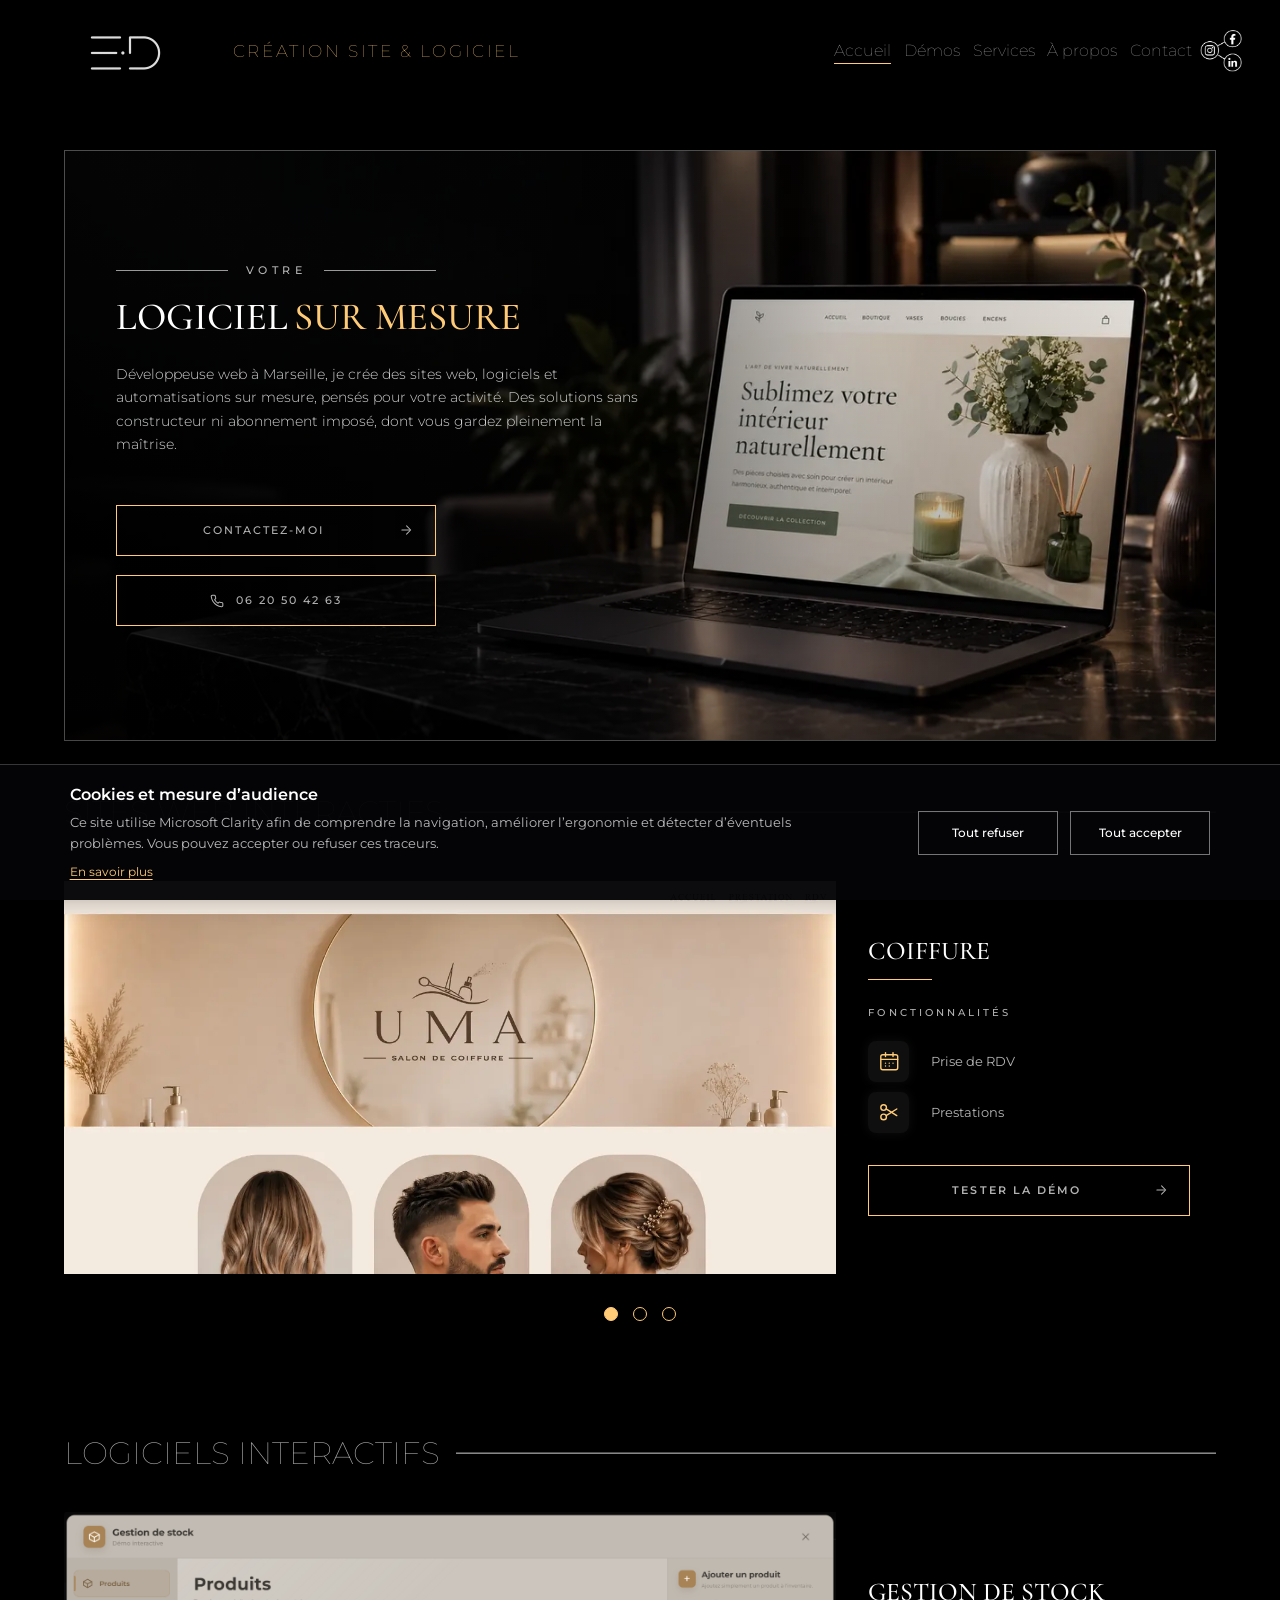
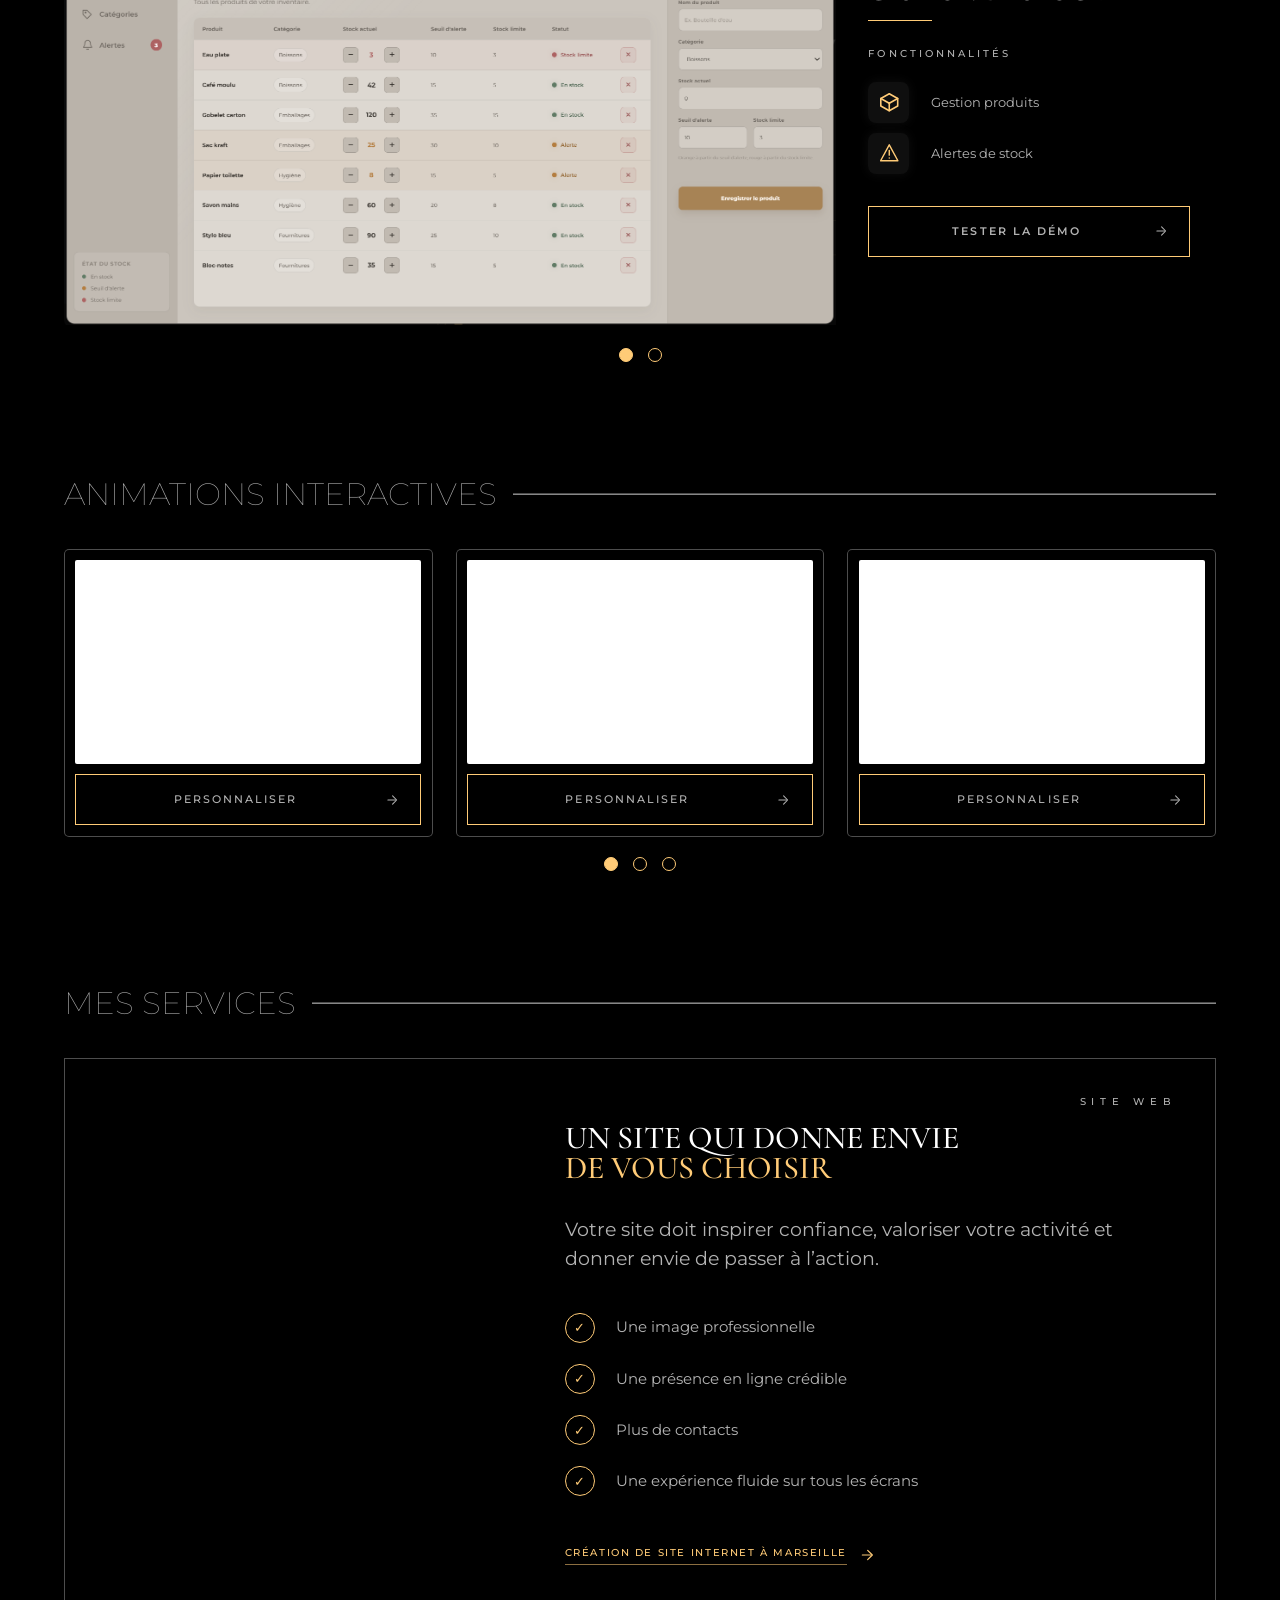
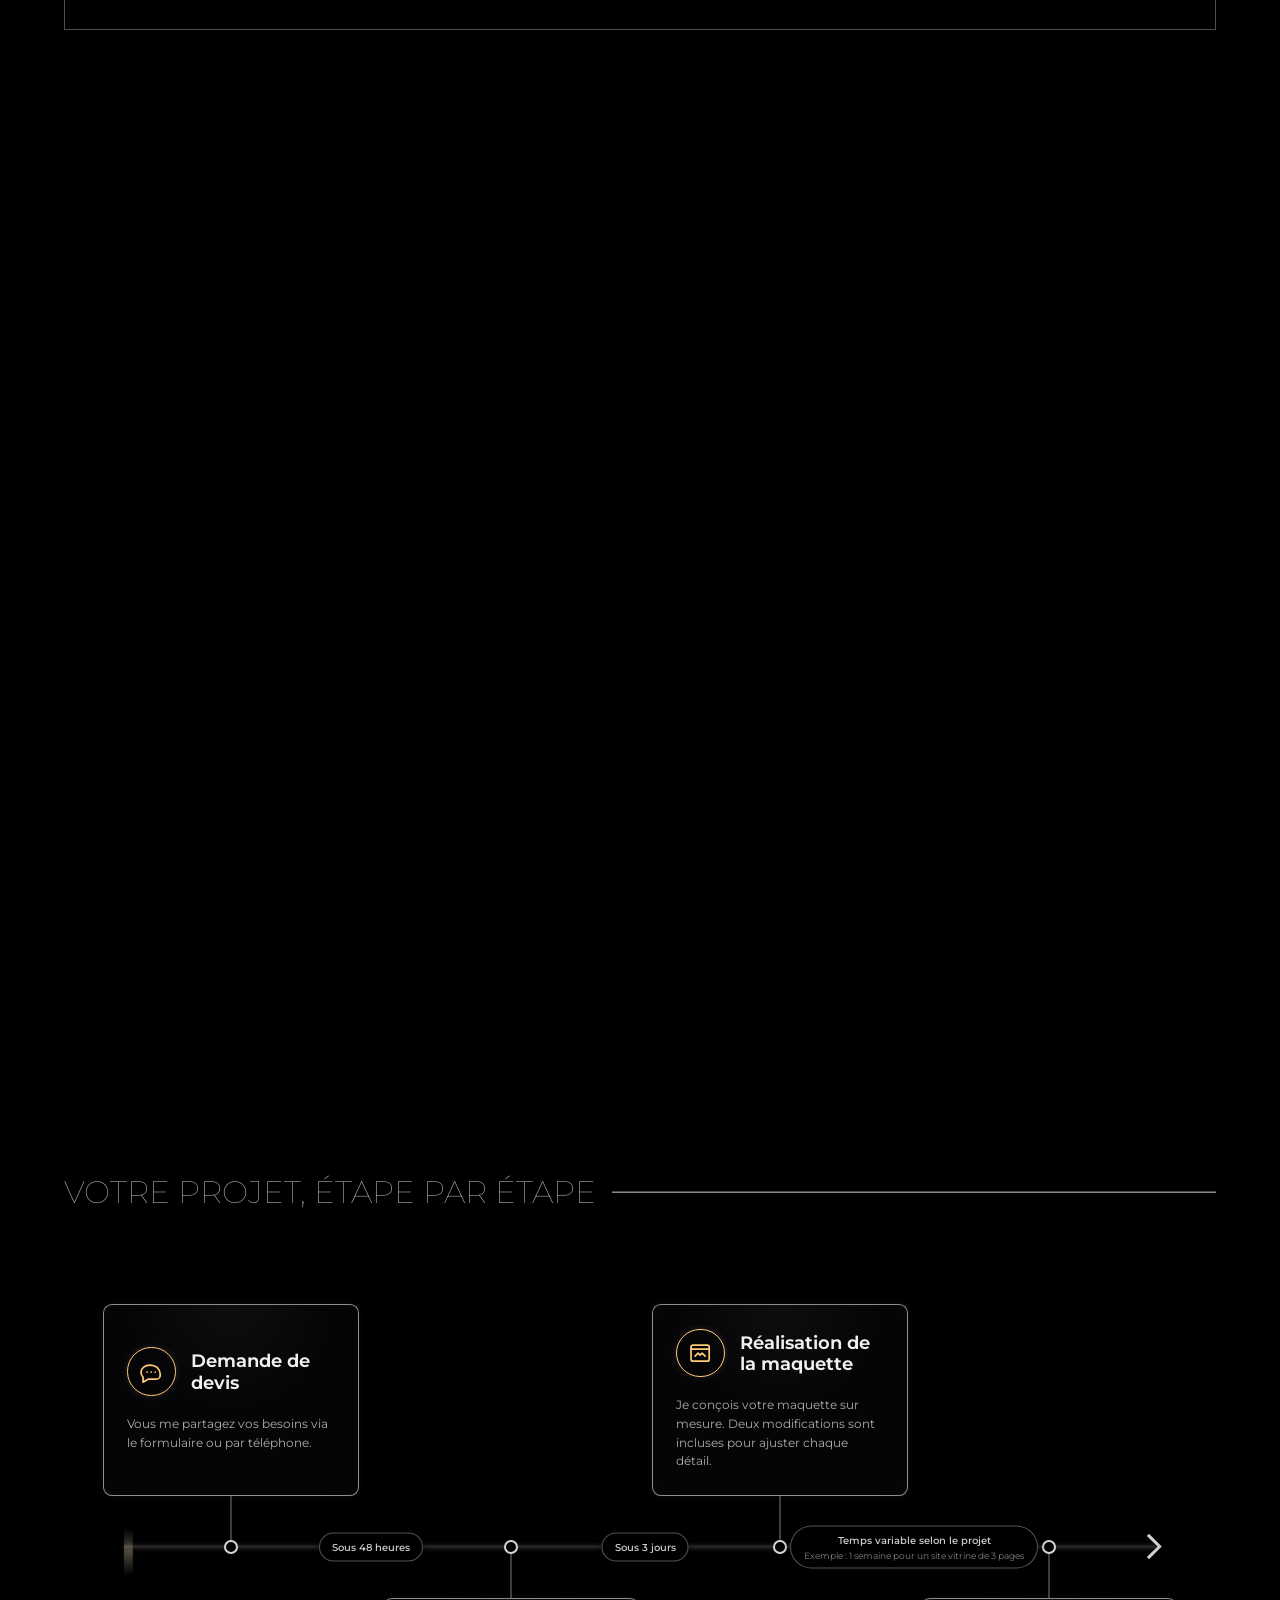
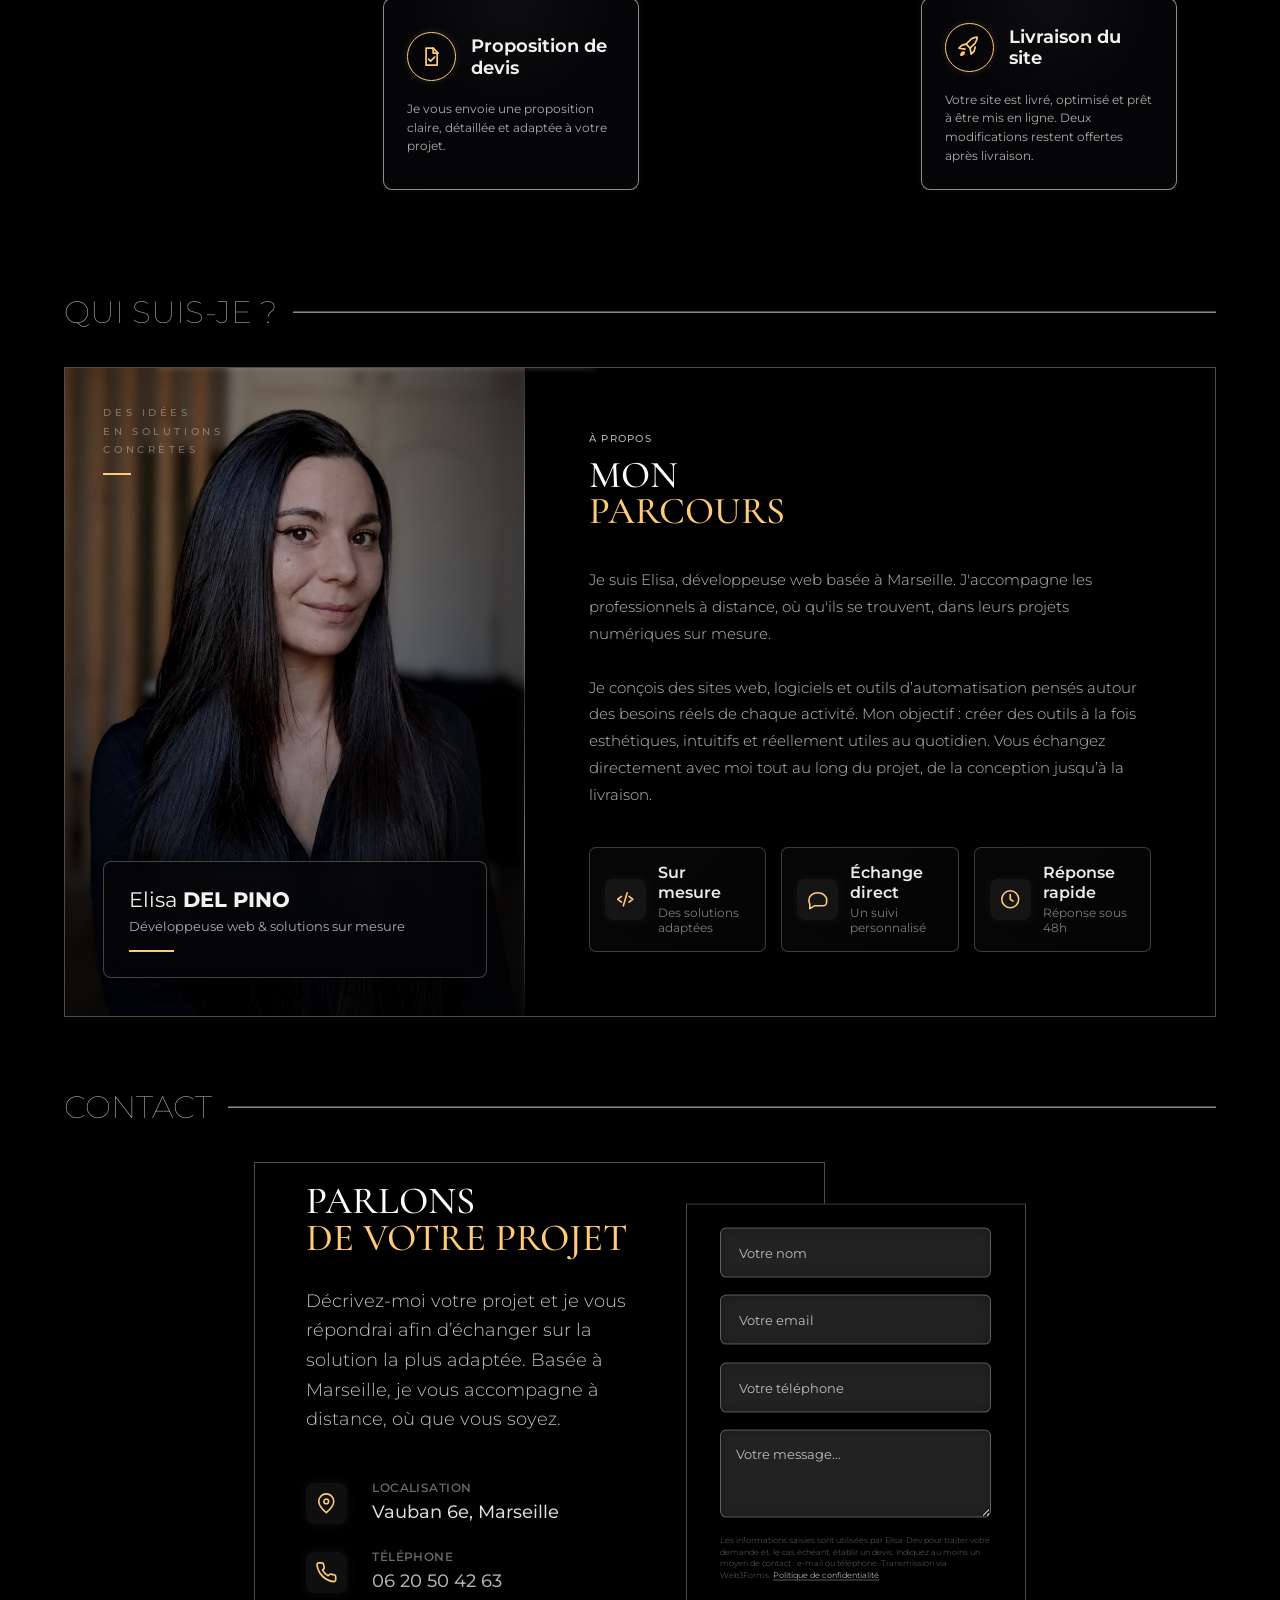
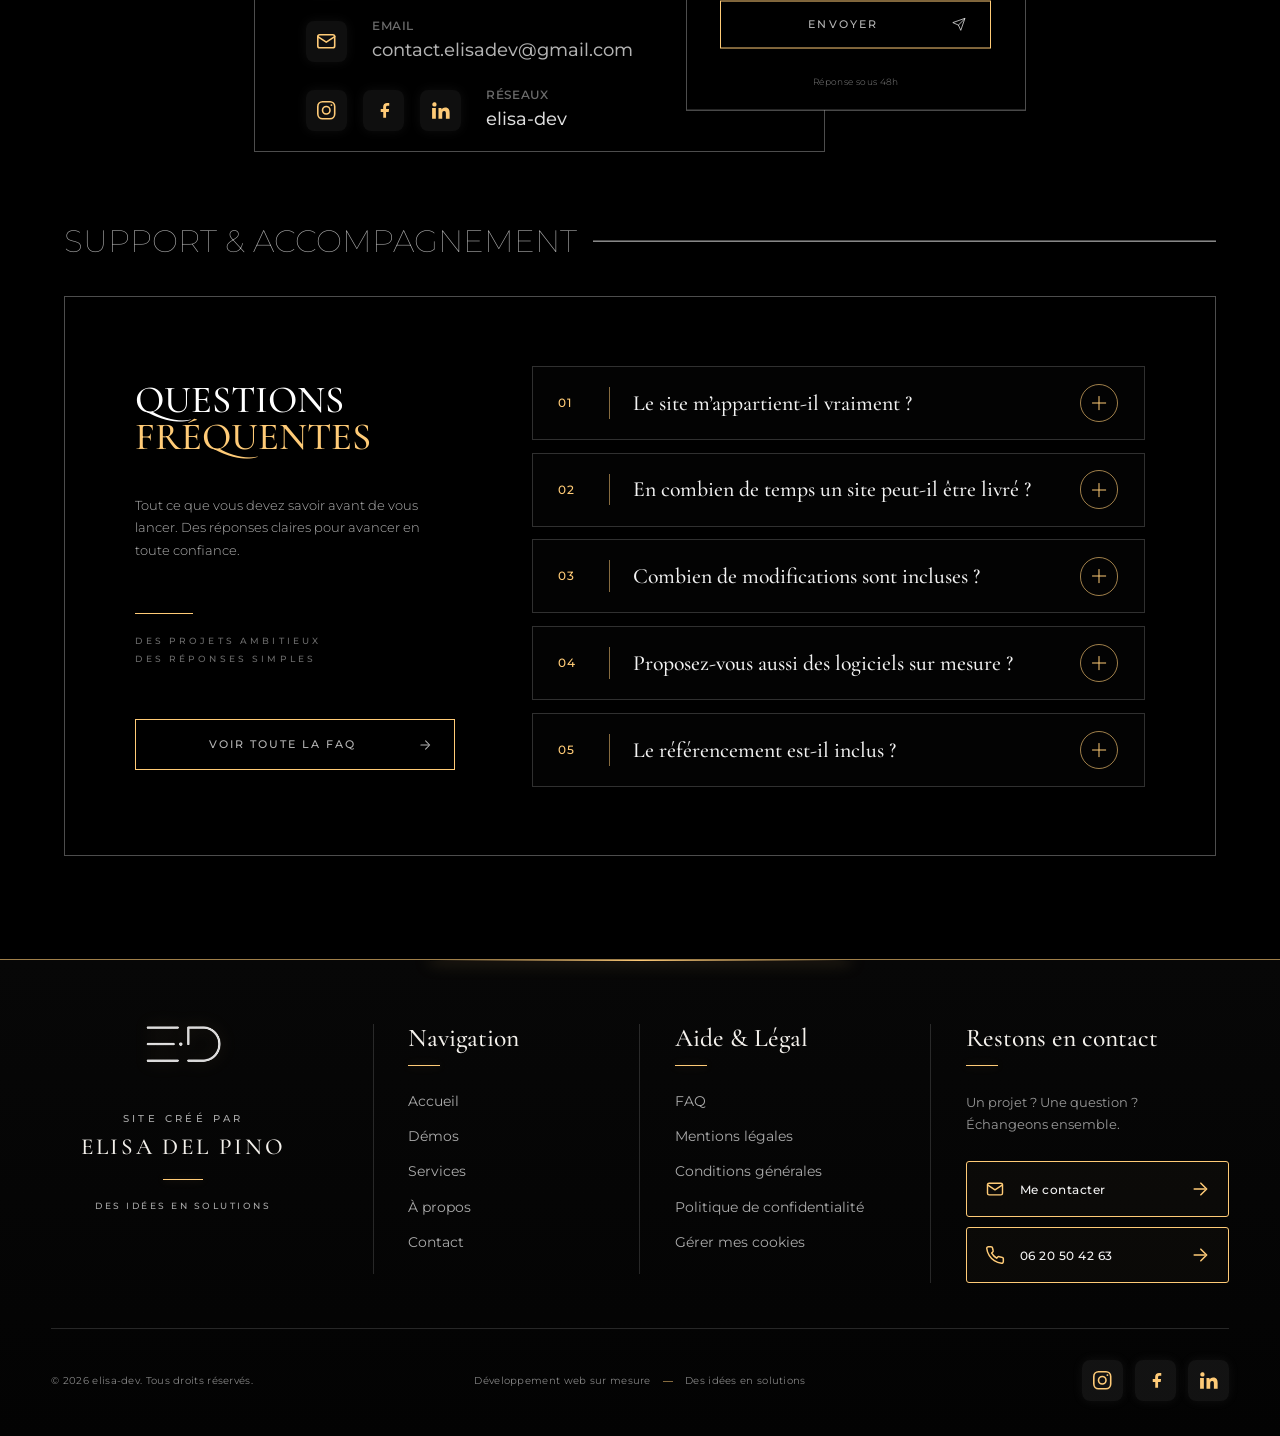
<file: index.html>
<!doctype html>
<html lang="fr">
  <head>
    <meta charset="UTF-8" />
    <meta http-equiv="X-UA-Compatible" content="IE=edge" />
    <meta name="viewport" content="width=device-width, initial-scale=1.0" />

    <meta
      name="google-site-verification"
      content="WtefNeWwMkPOGM49Fo-hK7EtQ51_-qiG4Jh_Hl_k1Bg"
    />

    <title>
      Développeuse web à Marseille | Sites & logiciels sur mesure | Elisa-Dev
    </title>

    <meta
      name="description"
      content="Développeuse web basée à Marseille, j'accompagne vos projets à distance : sites internet, logiciels et automatisations sur mesure, sans abonnement imposé."
    />

    <meta
      name="robots"
      content="index,follow,max-image-preview:large,max-snippet:-1,max-video-preview:-1"
    />

    <link rel="canonical" href="https://www.elisa-dev.fr/" />

    <link
      rel="preload"
      as="image"
      href="/img/heroSite.webp"
      fetchpriority="high"
    />

    <meta property="og:type" content="website" />
    <meta property="og:locale" content="fr_FR" />
    <meta property="og:site_name" content="Elisa-Dev" />
    <meta
      property="og:title"
      content="Développeuse web à Marseille | Sites & logiciels sur mesure"
    />
    <meta
      property="og:description"
      content="Sites internet, logiciels et automatisations sur mesure conçus autour de votre activité."
    />
    <meta property="og:url" content="https://www.elisa-dev.fr/" />

    <meta
      property="og:image"
      content="https://www.elisa-dev.fr/img/og-elisa-dev.jpg"
    />
    <meta property="og:image:type" content="image/jpeg" />
    <meta property="og:image:width" content="1200" />
    <meta property="og:image:height" content="630" />
    <meta
      property="og:image:alt"
      content="Elisa-Dev — Solutions digitales pour votre activité"
    />

    <meta name="twitter:card" content="summary_large_image" />
    <meta
      name="twitter:image"
      content="https://www.elisa-dev.fr/img/og-elisa-dev.jpg"
    />

    <meta
      name="twitter:title"
      content="Développeuse web à Marseille | Sites & logiciels sur mesure"
    />
    <meta
      name="twitter:description"
      content="Sites internet, logiciels et automatisations sur mesure conçus autour de votre activité."
    />

    <link rel="icon" type="image/png" href="./img/faviconB.png" />

    <link
      rel="icon"
      type="image/png"
      href="./img/faviconB.png"
      media="(prefers-color-scheme: light)"
    />

    <link
      rel="icon"
      type="image/png"
      href="./img/faviconW.png"
      media="(prefers-color-scheme: dark)"
    />

    <link rel="apple-touch-icon" href="./img/apple-touch-icon.png" />

    <link rel="manifest" href="./manifest.webmanifest" />

    <meta name="theme-color" content="#000000" />

    <link rel="preconnect" href="https://fonts.googleapis.com" />
    <link rel="preconnect" href="https://fonts.gstatic.com" crossorigin />

    <link
      href="https://fonts.googleapis.com/css2?family=Cormorant+Garamond:wght@400;500;600&family=Montserrat:wght@100;300;400;500;600;700&display=swap"
      rel="stylesheet"
    />

    <link rel="stylesheet" href="./css/styles.css" />
    <link rel="stylesheet" href="./css/header.css" />
    <link rel="stylesheet" href="./css/accueil.css" />
    <link rel="stylesheet" href="./css/produits.css" />
    <link rel="stylesheet" href="./css/demo.css" />
    <link
      rel="stylesheet"
      href="./css/demoLightbox.css"
      media="print"
      onload="this.media = 'all'"
    />
    <link rel="stylesheet" href="./css/procedure.css" />
    <link rel="stylesheet" href="./css/aPropos.css" />
    <link rel="stylesheet" href="./css/contact.css" />
    <link rel="stylesheet" href="./css/support.css" />
    <link rel="stylesheet" href="./css/footer.css" />
    <link rel="stylesheet" href="./css/cookieConsent.css" />

    <script type="module" src="./js/index.js"></script>
    <script type="module" src="./js/demo.js"></script>
    <script src="./js/contactForm.js" defer></script>

    <script type="application/ld+json">
      {
        "@context": "https://schema.org",
        "@graph": [
          {
            "@type": "Person",
            "@id": "https://www.elisa-dev.fr/#person",
            "name": "Elisa Del Pino",
            "url": "https://www.elisa-dev.fr/",
            "jobTitle": "Développeuse web",
            "description": "Développeuse web à Marseille, spécialisée dans la création de sites internet, logiciels et automatisations sur mesure.",
            "knowsAbout": [
              "Développement web",
              "Création de sites internet",
              "Développement de logiciels",
              "Automatisation des tâches"
            ]
          },
          {
            "@type": "WebSite",
            "@id": "https://www.elisa-dev.fr/#website",
            "url": "https://www.elisa-dev.fr/",
            "name": "Elisa-Dev",
            "description": "Création de sites web, logiciels et automatisations sur mesure à Marseille.",
            "inLanguage": "fr-FR",
            "publisher": {
              "@id": "https://www.elisa-dev.fr/#person"
            }
          }
        ]
      }
    </script>
  </head>

  <body>
    <!-- Overlay du menu mobile -->
    <div id="overlay__menu__mobile"></div>
    <main>
      <!-- =====================================================
           HÉROS
      ===================================================== -->

      <section id="home" class="section__home">
        <div class="hero__media">
          <img
            class="hero__background"
            src="./img/heroSite.webp"
            alt=""
            fetchpriority="high"
            decoding="async"
          />
        </div>

        <div class="content-flow">
          <div class="content-copy">
            <div class="hero__flow-text">
              <span class="hero__eyebrow">
                <span class="hero__eyebrow-line" aria-hidden="true"></span>
                <span class="hero__eyebrow-text">VOTRE</span>
                <span class="hero__eyebrow-line" aria-hidden="true"></span>
              </span>

              <h1 class="hero__main-title">
                <span class="text-rotator">
                  <span>
                    <span class="hero__title-primary">SITE WEB</span>
                    <span class="hero__title-accent">UNIQUE</span>
                  </span>

                  <span>
                    <span class="hero__title-primary">LOGICIEL</span>
                    <span class="hero__title-accent">SUR MESURE</span>
                  </span>

                  <span>
                    <span class="hero__title-primary">AUTOMATISATION</span>
                    <span class="hero__title-accent">MÉTIER</span>
                  </span>
                </span>
              </h1>

              <span class="hero__description">
                Développeuse web à Marseille, je crée des sites web, logiciels
                et automatisations sur mesure, pensés pour votre activité. Des
                solutions sans constructeur ni abonnement imposé, dont vous
                gardez pleinement la maîtrise.
              </span>

              <div class="hero__actions">
                <a
                  href="#contact"
                  class="hero__button hero__button--contact shared-button shared-button--arrow"
                >
                  <span>CONTACTEZ-MOI</span>

                  <svg
                    class="hero__arrow-icon"
                    xmlns="http://www.w3.org/2000/svg"
                    viewBox="0 0 24 24"
                    fill="none"
                    stroke="currentColor"
                    stroke-width="1.8"
                    stroke-linecap="round"
                    stroke-linejoin="round"
                    aria-hidden="true"
                  >
                    <use href="/img/icons.svg#arrow-right"></use>
                  </svg>
                </a>

                <a
                  href="tel:+33620504263"
                  class="hero__button hero__button--phone shared-button"
                >
                  <svg
                    class="hero__phone-icon"
                    xmlns="http://www.w3.org/2000/svg"
                    viewBox="0 0 24 24"
                    fill="none"
                    stroke="currentColor"
                    stroke-width="1.8"
                    stroke-linecap="round"
                    stroke-linejoin="round"
                    aria-hidden="true"
                  >
                    <use href="/img/icons.svg#phone"></use>
                  </svg>

                  <span>06 20 50 42 63</span>
                </a>
              </div>
            </div>
          </div>
        </div>
      </section>

      <!-- =====================================================
           DÉMONSTRATIONS DE SITES WEB
      ===================================================== -->

      <section id="demos" class="section__demo section__demo--websites">
        <div class="section-title">
          <h2 class="h2__demo">SITES WEB INTERACTIFS</h2>
        </div>

        <div class="websites-showcase">
          <div class="websites-showcase__panel">
            <div class="websites-showcase__visual">
              <img
                class="websites-showcase__image"
                src="./img/siteCoiffure.webp"
                loading="lazy"
                decoding="async"
                alt="Aperçu d'une démonstration de site web pour un salon de coiffure réalisée par Elisa-Dev"
              />

              <div
                class="websites-showcase__visual-overlay"
                aria-hidden="true"
              ></div>
            </div>

            <div class="websites-showcase__content">
              <h3 class="websites-showcase__title">Coiffure</h3>

              <div
                class="websites-showcase__features-heading"
                aria-hidden="true"
              >
                <span></span>
                <p>FONCTIONNALITÉS</p>
                <span></span>
              </div>

              <div class="websites-showcase__features"></div>

              <button
                class="websites-showcase__button shared-button shared-button--arrow"
                type="button"
              >
                <span>TESTER LA DÉMO</span>

                <svg
                  xmlns="http://www.w3.org/2000/svg"
                  viewBox="0 0 24 24"
                  fill="none"
                  stroke="currentColor"
                  stroke-width="1.8"
                  stroke-linecap="round"
                  stroke-linejoin="round"
                  aria-hidden="true"
                >
                  <use href="/img/icons.svg#arrow-right"></use>
                </svg>
              </button>
            </div>
          </div>

          <div
            class="websites-showcase__dots"
            role="tablist"
            aria-label="Choisir une démonstration de site web"
          >
            <button
              class="websites-showcase__dot is-active"
              type="button"
              role="tab"
              aria-selected="true"
              aria-label="Voir le site 1"
              data-index="0"
            ></button>

            <button
              class="websites-showcase__dot"
              type="button"
              role="tab"
              aria-selected="false"
              aria-label="Voir le site 2"
              data-index="1"
            ></button>

            <button
              class="websites-showcase__dot"
              type="button"
              role="tab"
              aria-selected="false"
              aria-label="Voir le site 3"
              data-index="2"
            ></button>
          </div>
        </div>
      </section>

      <!-- =====================================================
           DÉMONSTRATIONS DE LOGICIELS
      ===================================================== -->

      <section
        id="software-demos"
        class="section__demo section__demo--websites section__demo--softwares"
      >
        <div class="section-title">
          <h2 class="h2__demo">LOGICIELS INTERACTIFS</h2>
        </div>

        <div class="demo-websites__grid demo-softwares__grid">
          <!-- =====================================================
               LOGICIEL DE GESTION DE STOCK
          ===================================================== -->

          <article
            class="div-fakeWeb__demo demo-website-card software-demo-card"
            data-software="stock"
            tabindex="0"
            aria-label="Voir la démonstration du logiciel de gestion de stock"
          >
            <span class="demo-card__neon-point" aria-hidden="true"></span>

            <div class="demo-card__preview">
              <img
                class="demo__img"
                src="./img/logicielStock.png"
                loading="lazy"
                decoding="async"
                alt="Aperçu d'une démonstration de logiciel de gestion de stock réalisée par Elisa-Dev"
              />

              <div class="demo-card__preview-overlay" aria-hidden="true"></div>
            </div>

            <div class="demo-card__content">
              <button
                class="demo-card__button shared-button shared-button--arrow"
                type="button"
                aria-label="Ouvrir la démonstration du logiciel de gestion de stock"
              >
                <span>VOIR LA DÉMO</span>

                <svg
                  xmlns="http://www.w3.org/2000/svg"
                  viewBox="0 0 24 24"
                  fill="none"
                  stroke="currentColor"
                  stroke-width="1.8"
                  stroke-linecap="round"
                  stroke-linejoin="round"
                  aria-hidden="true"
                >
                  <use href="/img/icons.svg#arrow-right"></use>
                </svg>
              </button>
            </div>
          </article>

          <!-- =====================================================
               LOGICIEL CLIENTS & DEVIS
          ===================================================== -->

          <article
            class="div-fakeWeb__demo demo-website-card software-demo-card"
            data-software="quotes"
            tabindex="0"
            aria-label="Voir la démonstration du logiciel de gestion clients et devis"
          >
            <span class="demo-card__neon-point" aria-hidden="true"></span>

            <div class="demo-card__preview">
              <img
                class="demo__img"
                src="./img/logicielDevis.png"
                loading="lazy"
                decoding="async"
                alt="Aperçu d'une démonstration d'un logiciel de gestion de clients et de devis réalisée par Elisa-Dev"
              />

              <div class="demo-card__preview-overlay" aria-hidden="true"></div>
            </div>

            <div class="demo-card__content">
              <button
                class="demo-card__button shared-button shared-button--arrow"
                type="button"
                aria-label="Ouvrir la démonstration du logiciel de gestion clients et devis"
              >
                <span>VOIR LA DÉMO</span>

                <svg
                  xmlns="http://www.w3.org/2000/svg"
                  viewBox="0 0 24 24"
                  fill="none"
                  stroke="currentColor"
                  stroke-width="1.8"
                  stroke-linecap="round"
                  stroke-linejoin="round"
                  aria-hidden="true"
                >
                  <use href="/img/icons.svg#arrow-right"></use>
                </svg>
              </button>
            </div>
          </article>
        </div>
      </section>

      <!-- =====================================================
           DÉMONSTRATIONS D'ANIMATIONS
      ===================================================== -->

      <section class="section__demo animations">
        <div class="section-title">
          <h2 class="h2__demo">ANIMATIONS INTERACTIVES</h2>
        </div>

        <button
          class="demo-arrow demo-arrow--left"
          id="prevBtn"
          type="button"
          aria-label="Voir les démonstrations précédentes"
        >
          &#10094;
        </button>

        <div class="demo-carousel__viewport">
          <div class="demo-carousel__track" id="demoTrack"></div>
        </div>

        <button
          class="demo-arrow demo-arrow--right"
          id="nextBtn"
          type="button"
          aria-label="Voir les démonstrations suivantes"
        >
          &#10095;
        </button>
      </section>

      <!-- =====================================================
           PRÉSENTATION DES SERVICES
      ===================================================== -->

      <div class="section-with-title">
        <div class="section-title">
          <h2 class="h2__demo">MES SERVICES</h2>
        </div>

        <section id="services" class="section__products">
          <!-- =====================================================
               SITE WEB
          ===================================================== -->

          <article id="wrapper__0" class="wrapper__products" data-reveal="left">
            <span class="products-card__label"> SITE WEB </span>

            <div class="products-card__visual">
              <div id="globe-container"></div>
            </div>

            <div class="div-text__products">
              <h3 class="h3__products shared-h3">
                Un site qui donne envie
                <span>de vous choisir</span>
              </h3>

              <p class="products-card__intro">
                Votre site doit inspirer confiance, valoriser votre activité et
                donner envie de passer à l’action.
              </p>

              <ul class="products-card__list">
                <li>Une image professionnelle</li>
                <li>Une présence en ligne crédible</li>
                <li>Plus de contacts</li>
                <li>Une expérience fluide sur tous les écrans</li>
              </ul>

              <a
                class="products-card__link"
                href="/creation-site-internet-marseille"
              >
                <span>Création de site internet à Marseille</span>
                <svg
                  viewBox="0 0 24 24"
                  fill="none"
                  stroke="currentColor"
                  stroke-width="1.8"
                  stroke-linecap="round"
                  stroke-linejoin="round"
                  aria-hidden="true"
                >
                  <use href="/img/icons.svg#arrow-right"></use>
                </svg>
              </a>
            </div>
          </article>

          <!-- =====================================================
               LOGICIEL
          ===================================================== -->

          <article
            id="wrapper__1"
            class="wrapper__products wrapper__products--reverse"
            data-reveal="right"
          >
            <span class="products-card__label"> LOGICIEL </span>

            <div class="div-text__products">
              <h3 class="h3__products shared-h3">
                Un logiciel qui vous
                <span>fait gagner du temps</span>
              </h3>

              <p class="products-card__intro">
                Votre outil doit s’adapter à votre façon de travailler, et non
                l’inverse.
              </p>

              <ul class="products-card__list">
                <li>Gagnez du temps au quotidien</li>
                <li>Automatisez les tâches répétitives</li>
                <li>Simplifiez votre organisation</li>
                <li>Centralisez vos informations</li>
              </ul>
            </div>

            <div class="products-card__visual">
              <div id="horloge-container"></div>
            </div>
          </article>

          <!-- =====================================================
               AUTOMATISATION
          ===================================================== -->

          <article id="wrapper__2" class="wrapper__products" data-reveal="left">
            <span class="products-card__label"> BOT </span>

            <div class="products-card__visual">
              <div id="circuit-container"></div>
            </div>

            <div class="div-text__products">
              <h3 class="h3__products shared-h3">
                Un bot d'automatisation
                <span>personnalisé</span>
              </h3>

              <p class="products-card__intro">
                Automatisez les tâches répétitives et concentrez-vous sur ce qui
                compte vraiment.
              </p>

              <ul class="products-card__list">
                <li>Gagnez du temps chaque jour</li>
                <li>Réduisez les tâches manuelles</li>
                <li>Limitez les erreurs</li>
                <li>Accélérez vos processus</li>
              </ul>
            </div>
          </article>
        </section>
      </div>

      <!-- =====================================================
           PROCÉDURE
      ===================================================== -->

      <section id="procedure" class="procedure">
        <div class="div-title__demo section-title">
          <h2 class="h2__demo">VOTRE PROJET, ÉTAPE PAR ÉTAPE</h2>
        </div>

        <div class="procedure__inner">
          <div class="procedure__timeline">
            <div class="procedure__axis">
              <div class="procedure__lineBase"></div>
              <div class="procedure__lineProgress"></div>
              <div class="procedure__arrow"></div>
            </div>

            <article
              class="procedure__step procedure__step--top"
              data-step-progress="0.12"
              style="--step-x: 12%"
            >
              <div class="procedure__card">
                <div class="procedure__cardHeader">
                  <div class="procedure__icon" aria-hidden="true">
                    <svg viewBox="0 0 24 24">
                      <path
                        d="M21 15a4 4 0 0 1-4 4H9l-5 3v-5a7 7 0 0 1-2-5c0-4 4-7 9-7s10 3 10 10Z"
                      ></path>
                      <path d="M8 12h.01"></path>
                      <path d="M12 12h.01"></path>
                      <path d="M16 12h.01"></path>
                    </svg>
                  </div>

                  <h3 class="procedure__cardTitle">Demande de devis</h3>
                </div>

                <p class="procedure__cardText">
                  Vous me partagez vos besoins via le formulaire ou par
                  téléphone.
                </p>
              </div>

              <span class="procedure__connector"></span>
              <span class="procedure__marker"></span>
            </article>

            <article
              class="procedure__step procedure__step--bottom"
              data-step-progress="0.38"
              style="--step-x: 38%"
            >
              <div class="procedure__card">
                <div class="procedure__cardHeader">
                  <div class="procedure__icon" aria-hidden="true">
                    <svg viewBox="0 0 24 24">
                      <path d="M7 3h7l4 4v13H7Z"></path>
                      <path d="M14 3v5h5"></path>
                      <path d="m9.5 14 2 2 4-4"></path>
                    </svg>
                  </div>

                  <h3 class="procedure__cardTitle">Proposition de devis</h3>
                </div>

                <p class="procedure__cardText">
                  Je vous envoie une proposition claire, détaillée et adaptée à
                  votre projet.
                </p>
              </div>

              <span class="procedure__connector"></span>
              <span class="procedure__marker"></span>
            </article>

            <article
              class="procedure__step procedure__step--top"
              data-step-progress="0.63"
              style="--step-x: 63%"
            >
              <div class="procedure__card">
                <div class="procedure__cardHeader">
                  <div class="procedure__icon" aria-hidden="true">
                    <svg viewBox="0 0 24 24">
                      <rect x="3" y="4" width="18" height="16" rx="2"></rect>
                      <path d="M3 8h18"></path>
                      <path d="m7 15 3-3 2 2 2-2 3 3"></path>
                    </svg>
                  </div>

                  <h3 class="procedure__cardTitle">
                    Réalisation de la maquette
                  </h3>
                </div>

                <p class="procedure__cardText">
                  Je conçois votre maquette sur mesure. Deux modifications sont
                  incluses pour ajuster chaque détail.
                </p>
              </div>

              <span class="procedure__connector"></span>
              <span class="procedure__marker"></span>
            </article>

            <article
              class="procedure__step procedure__step--bottom"
              data-step-progress="0.88"
              style="--step-x: 88%"
            >
              <div class="procedure__card">
                <div class="procedure__cardHeader">
                  <div class="procedure__icon" aria-hidden="true">
                    <svg viewBox="0 0 24 24">
                      <path d="M14 4c3-2 6-2 6-2s0 3-2 6l-5 5-4-4Z"></path>
                      <path d="m9 9-4 1-3 3 6 1"></path>
                      <path d="m13 13 1 6 3-3 1-4"></path>
                      <path d="M7 17c-2 0-3 1-3 3 2 0 3-1 3-3Z"></path>
                    </svg>
                  </div>

                  <h3 class="procedure__cardTitle">Livraison du site</h3>
                </div>

                <p class="procedure__cardText">
                  Votre site est livré, optimisé et prêt à être mis en ligne.
                  Deux modifications restent offertes après livraison.
                </p>
              </div>

              <span class="procedure__connector"></span>
              <span class="procedure__marker"></span>
            </article>

            <div class="procedure__delay" style="--delay-x: 25%">
              Sous 48 heures
            </div>

            <div class="procedure__delay" style="--delay-x: 50.5%">
              Sous 3 jours
            </div>

            <div
              class="procedure__delay procedure__delay--large"
              style="--delay-x: 75.5%"
            >
              <span> Temps variable selon le projet </span>

              <span class="procedure__delaySecondary">
                Exemple : 1 semaine pour un site vitrine de 3 pages
              </span>
            </div>
          </div>
        </div>
      </section>

      <!-- =====================================================
           QUI SUIS-JE
      ===================================================== -->

      <div class="section-with-title">
        <div class="section-title">
          <h2 class="h2__demo">QUI SUIS-JE ?</h2>
        </div>

        <section id="about" class="section__about">
          <!-- ---------------------------------------------------------
               PHOTO
          ---------------------------------------------------------- -->

          <div class="about__visual">
            <img
              src="./img/portrait-elisa.webp"
              alt="Portrait professionnel d'Elisa, développeuse web"
              class="img__about"
              loading="lazy"
              decoding="async"
            />

            <div class="about__visual-decoration">
              <span>DES IDÉES</span>
              <span>EN SOLUTIONS</span>
              <span>CONCRÈTES</span>

              <span class="about__visual-decoration-line"></span>
            </div>

            <div class="about__identity">
              <p class="about__identity-name">
                Elisa <strong>DEL PINO</strong>
              </p>

              <p class="about__identity-job">
                Développeuse web & solutions sur mesure
              </p>

              <span class="about__identity-line"></span>
            </div>
          </div>

          <!-- ---------------------------------------------------------
               CONTENU
          ---------------------------------------------------------- -->

          <div class="about__content">
            <div class="about__heading">
              <span class="about__eyebrow"> À PROPOS </span>

              <h3 class="about__title shared-h3">
                <span>Mon</span>
                <span>parcours</span>
              </h3>
            </div>

            <p class="about__description">
              Je suis Elisa, développeuse web basée à Marseille. J'accompagne
              les professionnels à distance, où qu'ils se trouvent, dans leurs
              projets numériques sur mesure.

              <br /><br />

              Je conçois des sites web, logiciels et outils d’automatisation
              pensés autour des besoins réels de chaque activité. Mon objectif :
              créer des outils à la fois esthétiques, intuitifs et réellement
              utiles au quotidien. Vous échangez directement avec moi tout au
              long du projet, de la conception jusqu’à la livraison.
            </p>

            <!-- ---------------------------------------------------------
                 POINTS CLÉS
            ---------------------------------------------------------- -->

            <div class="about__advantages">
              <!-- SUR MESURE -->

              <div class="about__advantage">
                <div class="shared-icon" aria-hidden="true">
                  <svg
                    viewBox="0 0 24 24"
                    fill="none"
                    stroke="currentColor"
                    stroke-width="1.7"
                    stroke-linecap="round"
                    stroke-linejoin="round"
                  >
                    <path d="m8 9-4 3 4 3"></path>
                    <path d="m16 9 4 3-4 3"></path>
                    <path d="m14 5-4 14"></path>
                  </svg>
                </div>

                <div class="about__advantage-text">
                  <h3>Sur mesure</h3>

                  <p>Des solutions adaptées</p>
                </div>
              </div>

              <!-- ÉCHANGE DIRECT -->

              <div class="about__advantage">
                <div class="shared-icon" aria-hidden="true">
                  <svg
                    viewBox="0 0 24 24"
                    fill="none"
                    stroke="currentColor"
                    stroke-width="1.7"
                    stroke-linecap="round"
                    stroke-linejoin="round"
                  >
                    <path
                      d="M21 15a4 4 0 0 1-4 4H8l-5 3v-5a7 7 0 0 1-1-4c0-4.4 4.3-8 9.5-8S21 8.6 21 13c0 .7-.1 1.4-.3 2"
                    ></path>
                  </svg>
                </div>

                <div class="about__advantage-text">
                  <h3>Échange direct</h3>

                  <p>Un suivi personnalisé</p>
                </div>
              </div>

              <!-- RÉPONSE RAPIDE -->

              <div class="about__advantage">
                <div class="shared-icon" aria-hidden="true">
                  <svg
                    viewBox="0 0 24 24"
                    fill="none"
                    stroke="currentColor"
                    stroke-width="1.7"
                    stroke-linecap="round"
                    stroke-linejoin="round"
                  >
                    <circle cx="12" cy="12" r="9"></circle>
                    <path d="M12 7v5l3 2"></path>
                  </svg>
                </div>

                <div class="about__advantage-text">
                  <h3>Réponse rapide</h3>

                  <p>Réponse sous 48h</p>
                </div>
              </div>
            </div>
          </div>
        </section>
      </div>

      <!-- =====================================================
           CONTACT
      ===================================================== -->

      <div class="section-with-title">
        <div class="section-title">
          <h2 class="h2__demo">CONTACT</h2>
        </div>

        <section id="contact" class="contact">
          <div class="section__contact">
            <div class="contact__info-panel">
              <!-- ---------------------------------------------------------
                   PANNEAU PRINCIPAL
              ---------------------------------------------------------- -->

              <div class="contact__content">
                <div class="contact__heading">
                  <h3 class="h3__contact shared-h3">
                    <span>Parlons</span>
                    <span>de votre projet</span>
                  </h3>
                </div>

                <p class="span__contact">
                  Décrivez-moi votre projet et je vous répondrai afin d’échanger
                  sur la solution la plus adaptée. Basée à Marseille, je vous
                  accompagne à distance, où que vous soyez.
                </p>

                <div class="div__info__contact">
                  <!-- Localisation -->

                  <div class="div__info__contact__item">
                    <div class="shared-icon" aria-hidden="true">
                      <svg
                        xmlns="http://www.w3.org/2000/svg"
                        viewBox="0 0 24 24"
                        fill="none"
                        stroke="currentColor"
                        stroke-width="1.7"
                        stroke-linecap="round"
                        stroke-linejoin="round"
                      >
                        <path
                          d="M20 10c0 5-8 12-8 12S4 15 4 10a8 8 0 1 1 16 0Z"
                        ></path>

                        <circle cx="12" cy="10" r="2.5"></circle>
                      </svg>
                    </div>

                    <div class="contact__info-text">
                      <span class="contact__info-label"> LOCALISATION </span>

                      <span class="span__info__contact__item">
                        Vauban 6e, Marseille
                      </span>
                    </div>
                  </div>

                  <!-- Téléphone -->

                  <div class="div__info__contact__item">
                    <div class="shared-icon" aria-hidden="true">
                      <svg
                        xmlns="http://www.w3.org/2000/svg"
                        viewBox="0 0 24 24"
                        fill="none"
                        stroke="currentColor"
                        stroke-width="1.7"
                        stroke-linecap="round"
                        stroke-linejoin="round"
                      >
                        <use href="/img/icons.svg#phone"></use>
                      </svg>
                    </div>

                    <div class="contact__info-text">
                      <span class="contact__info-label"> TÉLÉPHONE </span>

                      <a class="contact__info-link" href="tel:+33620504263">
                        06 20 50 42 63
                      </a>
                    </div>
                  </div>

                  <!-- Email -->

                  <div class="div__info__contact__item">
                    <div class="shared-icon" aria-hidden="true">
                      <svg
                        xmlns="http://www.w3.org/2000/svg"
                        viewBox="0 0 24 24"
                        fill="none"
                        stroke="currentColor"
                        stroke-width="1.7"
                        stroke-linecap="round"
                        stroke-linejoin="round"
                      >
                        <use href="/img/icons.svg#email"></use>
                      </svg>
                    </div>

                    <div class="contact__info-text">
                      <span class="contact__info-label"> EMAIL </span>

                      <a
                        class="contact__info-link"
                        href="mailto:contact.elisadev@gmail.com"
                      >
                        contact.elisadev@gmail.com
                      </a>
                    </div>
                  </div>

                  <!-- Réseaux sociaux -->

                  <div
                    class="div__info__contact__item div__info__contact__item--socials"
                  >
                    <div class="contact__social-icons">
                      <!-- Instagram -->

                      <a
                        href="https://www.instagram.com/elisadev.fr?exln=MXd6Y3FrdXFuZ2wybA=="
                        class="shared-icon"
                        target="_blank"
                        rel="noopener noreferrer"
                        aria-label="Instagram"
                      >
                        <svg
                          xmlns="http://www.w3.org/2000/svg"
                          viewBox="0 0 24 24"
                          fill="none"
                          stroke="currentColor"
                          stroke-width="1.7"
                          stroke-linecap="round"
                          stroke-linejoin="round"
                          aria-hidden="true"
                        >
                          <use href="/img/icons.svg#instagram"></use>
                        </svg>
                      </a>

                      <!-- Facebook -->

                      <a
                        href="https://www.facebook.com/elisadev"
                        class="shared-icon"
                        target="_blank"
                        rel="noopener noreferrer"
                        aria-label="Facebook"
                      >
                        <svg
                          xmlns="http://www.w3.org/2000/svg"
                          viewBox="0 0 24 24"
                          fill="currentColor"
                          aria-hidden="true"
                        >
                          <use href="/img/icons.svg#facebook"></use>
                        </svg>
                      </a>

                      <!-- LinkedIn -->

                      <a
                        href="https://www.linkedin.com/in/elisadelpino"
                        class="shared-icon"
                        target="_blank"
                        rel="noopener noreferrer"
                        aria-label="LinkedIn"
                      >
                        <svg
                          xmlns="http://www.w3.org/2000/svg"
                          viewBox="0 0 24 24"
                          fill="currentColor"
                          aria-hidden="true"
                        >
                          <use href="/img/icons.svg#linkedin"></use>
                        </svg>
                      </a>
                    </div>

                    <div class="contact__info-text">
                      <span class="contact__info-label"> RÉSEAUX </span>

                      <span class="span__info__contact__item"> elisa-dev </span>
                    </div>
                  </div>
                </div>
              </div>
            </div>

            <!-- ---------------------------------------------------------
                 FORMULAIRE FLOTTANT
            ---------------------------------------------------------- -->

            <!-- ---------------------------------------------------------
       FORMULAIRE FLOTTANT
---------------------------------------------------------- -->

            <div class="form__contact">
              <form
                id="contactForm"
                action="https://api.web3forms.com/submit"
                method="POST"
              >
                <input
                  type="hidden"
                  name="access_key"
                  value="1861acc3-e5b0-430d-a861-b36d0ef7a197"
                />

                <input
                  type="hidden"
                  name="subject"
                  value="Nouvelle demande depuis Elisa-Dev"
                />

                <input type="hidden" name="from_name" value="Site Elisa-Dev" />
                <input
                  type="checkbox"
                  name="botcheck"
                  style="display: none"
                  tabindex="-1"
                  aria-hidden="true"
                />
                <div class="form__contact__field">
                  <label for="name"> NOM </label>

                  <input
                    type="text"
                    id="name"
                    name="name"
                    placeholder="Votre nom"
                    autocomplete="name"
                    required
                  />
                </div>

                <div class="form__contact__field">
                  <label for="email"> EMAIL </label>

                  <input
                    type="email"
                    id="email"
                    name="email"
                    placeholder="Votre email"
                    autocomplete="email"
                  />
                </div>

                <div class="form__contact__field">
                  <label for="phone"> TÉLÉPHONE </label>

                  <input
                    type="tel"
                    id="phone"
                    name="phone"
                    placeholder="Votre téléphone"
                    autocomplete="tel"
                    inputmode="tel"
                    maxlength="30"
                  />
                </div>

                <div class="form__contact__field">
                  <label for="message"> MESSAGE </label>

                  <textarea
                    id="message"
                    name="message"
                    placeholder="Votre message..."
                    required
                  ></textarea>
                </div>

                <p class="contact__privacy-notice">
                  Les informations saisies sont utilisées par Elisa-Dev pour
                  traiter votre demande et, le cas échéant, établir un devis.
                  Indiquez au moins un moyen de contact : e-mail ou téléphone.
                  Transmission via Web3Forms.
                  <a
                    href="/politique-confidentialite#top"
                    target="_blank"
                    rel="noopener noreferrer"
                  >
                    Politique de confidentialité
                  </a>
                </p>

                <button
                  type="submit"
                  class="contact__submit shared-button shared-button--arrow"
                >
                  <span> ENVOYER </span>

                  <svg
                    xmlns="http://www.w3.org/2000/svg"
                    viewBox="0 0 24 24"
                    fill="none"
                    stroke="currentColor"
                    stroke-width="1.7"
                    stroke-linecap="round"
                    stroke-linejoin="round"
                    aria-hidden="true"
                  >
                    <path d="m22 2-7 20-4-9-9-4Z"></path>
                    <path d="M22 2 11 13"></path>
                  </svg>
                </button>

                <p
                  id="contactFormStatus"
                  class="contact__form-status"
                  aria-live="polite"
                ></p>

                <p class="contact__response-time">Réponse sous 48h</p>
              </form>
            </div>
          </div>
        </section>
      </div>

      <!-- =====================================================
           SUPPORT & ACCOMPAGNEMENT
      ===================================================== -->

      <div class="section-with-title section-with-title--support">
        <div class="section-title">
          <h2 class="h2__demo">SUPPORT &amp; ACCOMPAGNEMENT</h2>
        </div>

        <section id="support" class="section__support">
          <div class="support__intro">
            <h3 class="support__heading shared-h3">
              <span>QUESTIONS</span>
              <span>FRÉQUENTES</span>
            </h3>

            <p class="support__description">
              Tout ce que vous devez savoir avant de vous lancer. Des réponses
              claires pour avancer en toute confiance.
            </p>

            <div class="support__statement" aria-hidden="true">
              <span></span>
              <p>DES PROJETS AMBITIEUX<br />DES RÉPONSES SIMPLES</p>
            </div>

            <a
              href="/faq"
              target="_blank"
              rel="noopener noreferrer"
              class="support__button shared-button shared-button--arrow"
            >
              <span>VOIR TOUTE LA FAQ</span>

              <svg
                xmlns="http://www.w3.org/2000/svg"
                viewBox="0 0 24 24"
                fill="none"
                stroke="currentColor"
                stroke-width="1.8"
                stroke-linecap="round"
                stroke-linejoin="round"
                aria-hidden="true"
              >
                <use href="/img/icons.svg#arrow-right"></use>
              </svg>
            </a>
          </div>

          <div class="support__faq">
            <details class="support__item" name="support-faq">
              <summary class="support__summary">
                <span class="support__number">01</span>
                <span class="support__question">
                  Le site m’appartient-il vraiment ?
                </span>
                <span class="support__toggle" aria-hidden="true"></span>
              </summary>

              <div class="support__answer">
                <p>
                  Oui. Votre site est développé sur mesure et ne dépend pas d’un
                  constructeur de site imposant un abonnement pour continuer à
                  être utilisé. Une fois le projet finalisé et le règlement
                  effectué, les fichiers du site vous sont remis et vous en avez
                  pleinement la maîtrise. Vous êtes libre de l’héberger où vous
                  le souhaitez, de le modifier, de le faire évoluer ou de le
                  confier à un autre prestataire. Seuls les frais externes
                  nécessaires à sa mise en ligne, comme l’hébergement et le nom
                  de domaine, restent indépendants.
                </p>
              </div>
            </details>

            <details class="support__item" name="support-faq">
              <summary class="support__summary">
                <span class="support__number">02</span>
                <span class="support__question">
                  En combien de temps un site peut-il être livré ?
                </span>
                <span class="support__toggle" aria-hidden="true"></span>
              </summary>

              <div class="support__answer">
                <p>
                  Le délai dépend de la complexité du projet et du nombre de
                  pages. À titre indicatif, une première maquette complète peut
                  être réalisée sous 3 jours. Après validation, comptez environ
                  2 jours de développement par page — ou par section pour un
                  site one-page. Un site vitrine classique de 3 pages peut ainsi
                  être réalisé en environ une semaine, hors phase de maquette.
                  Ces délais peuvent varier selon le projet et la rapidité des
                  échanges.
                </p>
              </div>
            </details>

            <details class="support__item" name="support-faq">
              <summary class="support__summary">
                <span class="support__number">03</span>
                <span class="support__question">
                  Combien de modifications sont incluses ?
                </span>
                <span class="support__toggle" aria-hidden="true"></span>
              </summary>

              <div class="support__answer">
                <p>
                  Deux séries de modifications sont incluses dans le projet :
                  jusqu’à deux ajustements lors de la phase de maquette, puis
                  jusqu’à deux modifications après la livraison du site. Toute
                  demande supplémentaire pourra être ajoutée au devis. Son tarif
                  dépendra de l’ampleur de la modification demandée, qu’il
                  s’agisse d’un simple ajustement ou d’une modification plus
                  importante d’une section.
                </p>
              </div>
            </details>

            <details class="support__item" name="support-faq">
              <summary class="support__summary">
                <span class="support__number">04</span>
                <span class="support__question">
                  Proposez-vous aussi des logiciels sur mesure ?
                </span>
                <span class="support__toggle" aria-hidden="true"></span>
              </summary>

              <div class="support__answer">
                <p>
                  Oui. Je développe également des logiciels sur mesure et des
                  outils d’automatisation conçus autour de vos méthodes de
                  travail et des besoins spécifiques de votre activité. Chaque
                  solution est pensée pour simplifier votre organisation,
                  automatiser les tâches répétitives et vous faire gagner du
                  temps au quotidien.
                </p>
              </div>
            </details>

            <details class="support__item" name="support-faq">
              <summary class="support__summary">
                <span class="support__number">05</span>
                <span class="support__question">
                  Le référencement est-il inclus ?
                </span>
                <span class="support__toggle" aria-hidden="true"></span>
              </summary>

              <div class="support__answer">
                <p>
                  Oui. Le site est conçu avec de bonnes bases techniques pour
                  favoriser son référencement naturel : structure claire,
                  balises adaptées, performance et bonnes pratiques générales.
                  Les prestations de référencement avancé ou de suivi SEO dans
                  la durée ne sont toutefois pas incluses.
                </p>
              </div>
            </details>
          </div>
        </section>
      </div>
    </main>

    <!-- =====================================================
       FOOTER
===================================================== -->

    <footer id="site-footer"></footer>

    <!-- Cloudflare Web Analytics -->
    <script src="./js/analytics.js"></script>

    <!-- Microsoft clarity -->
    <script src="./js/cookieConsent.js"></script>
  </body>
</html>
</file>
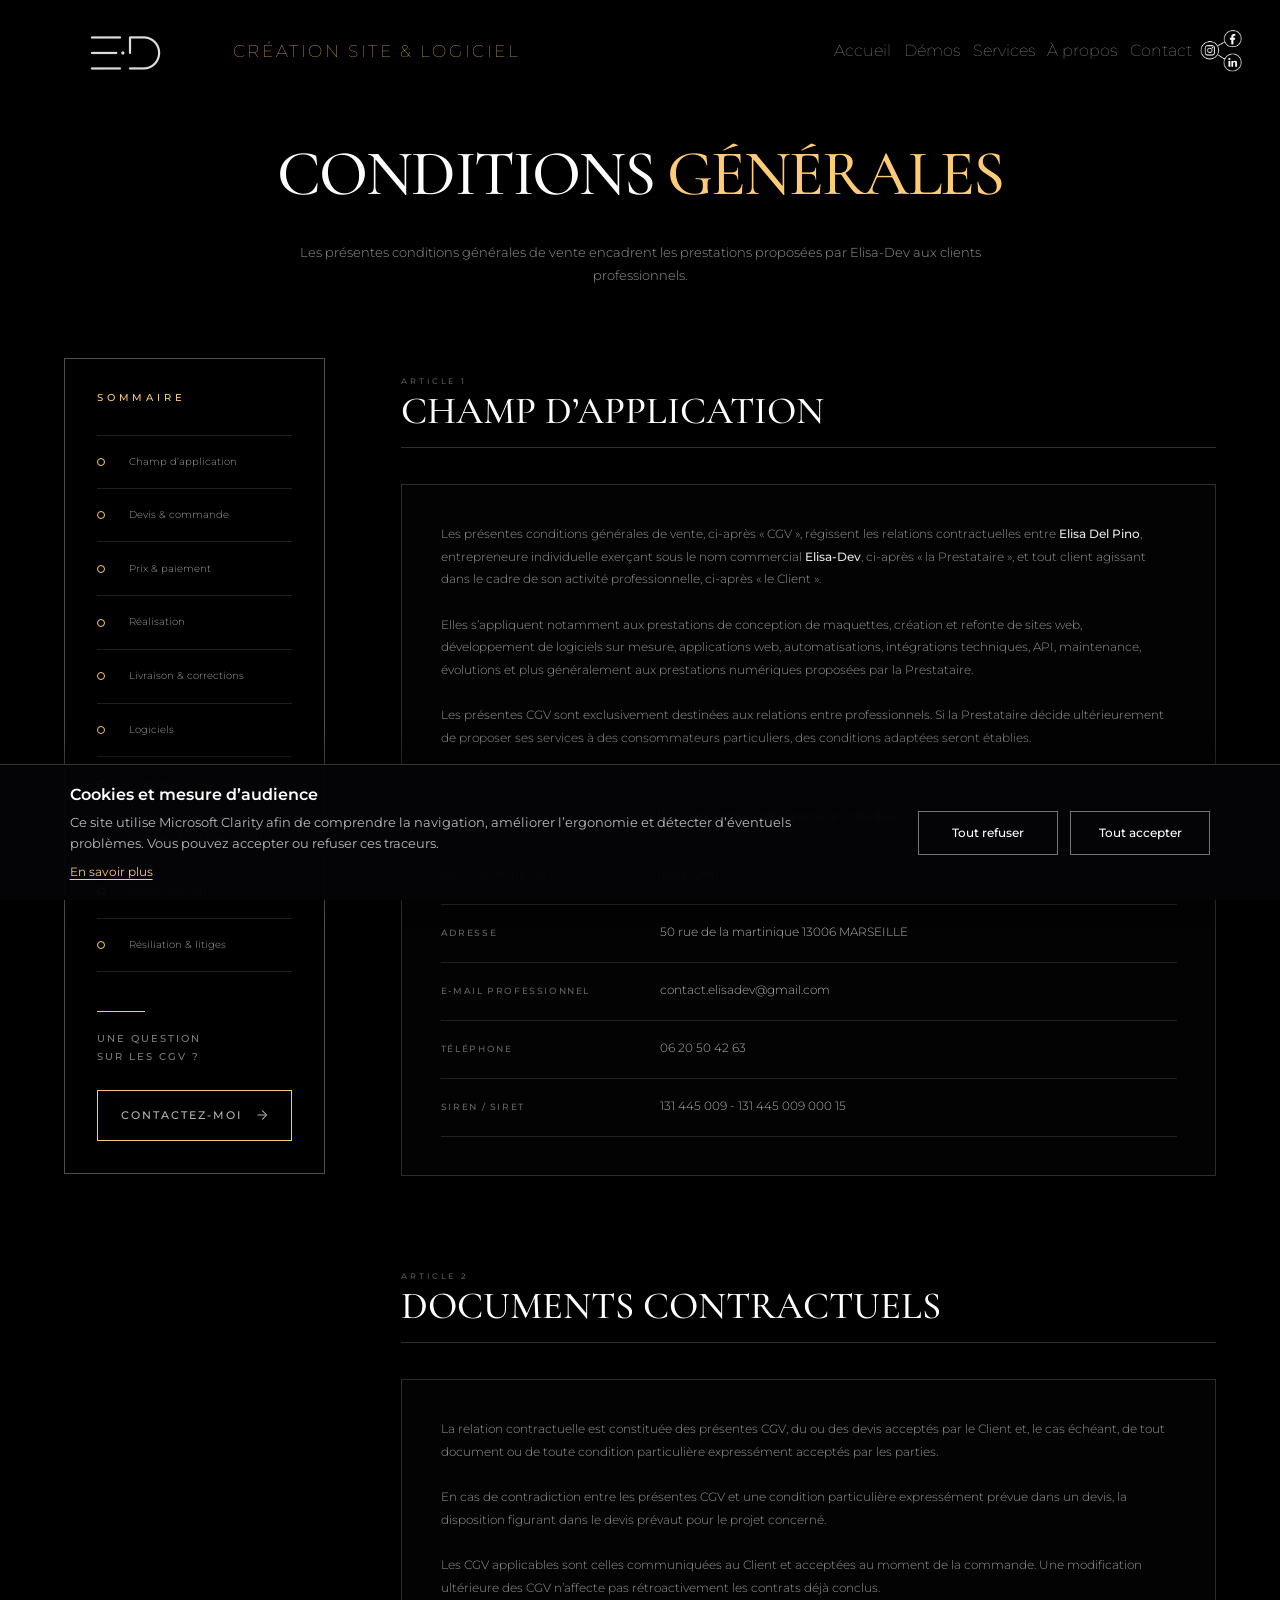
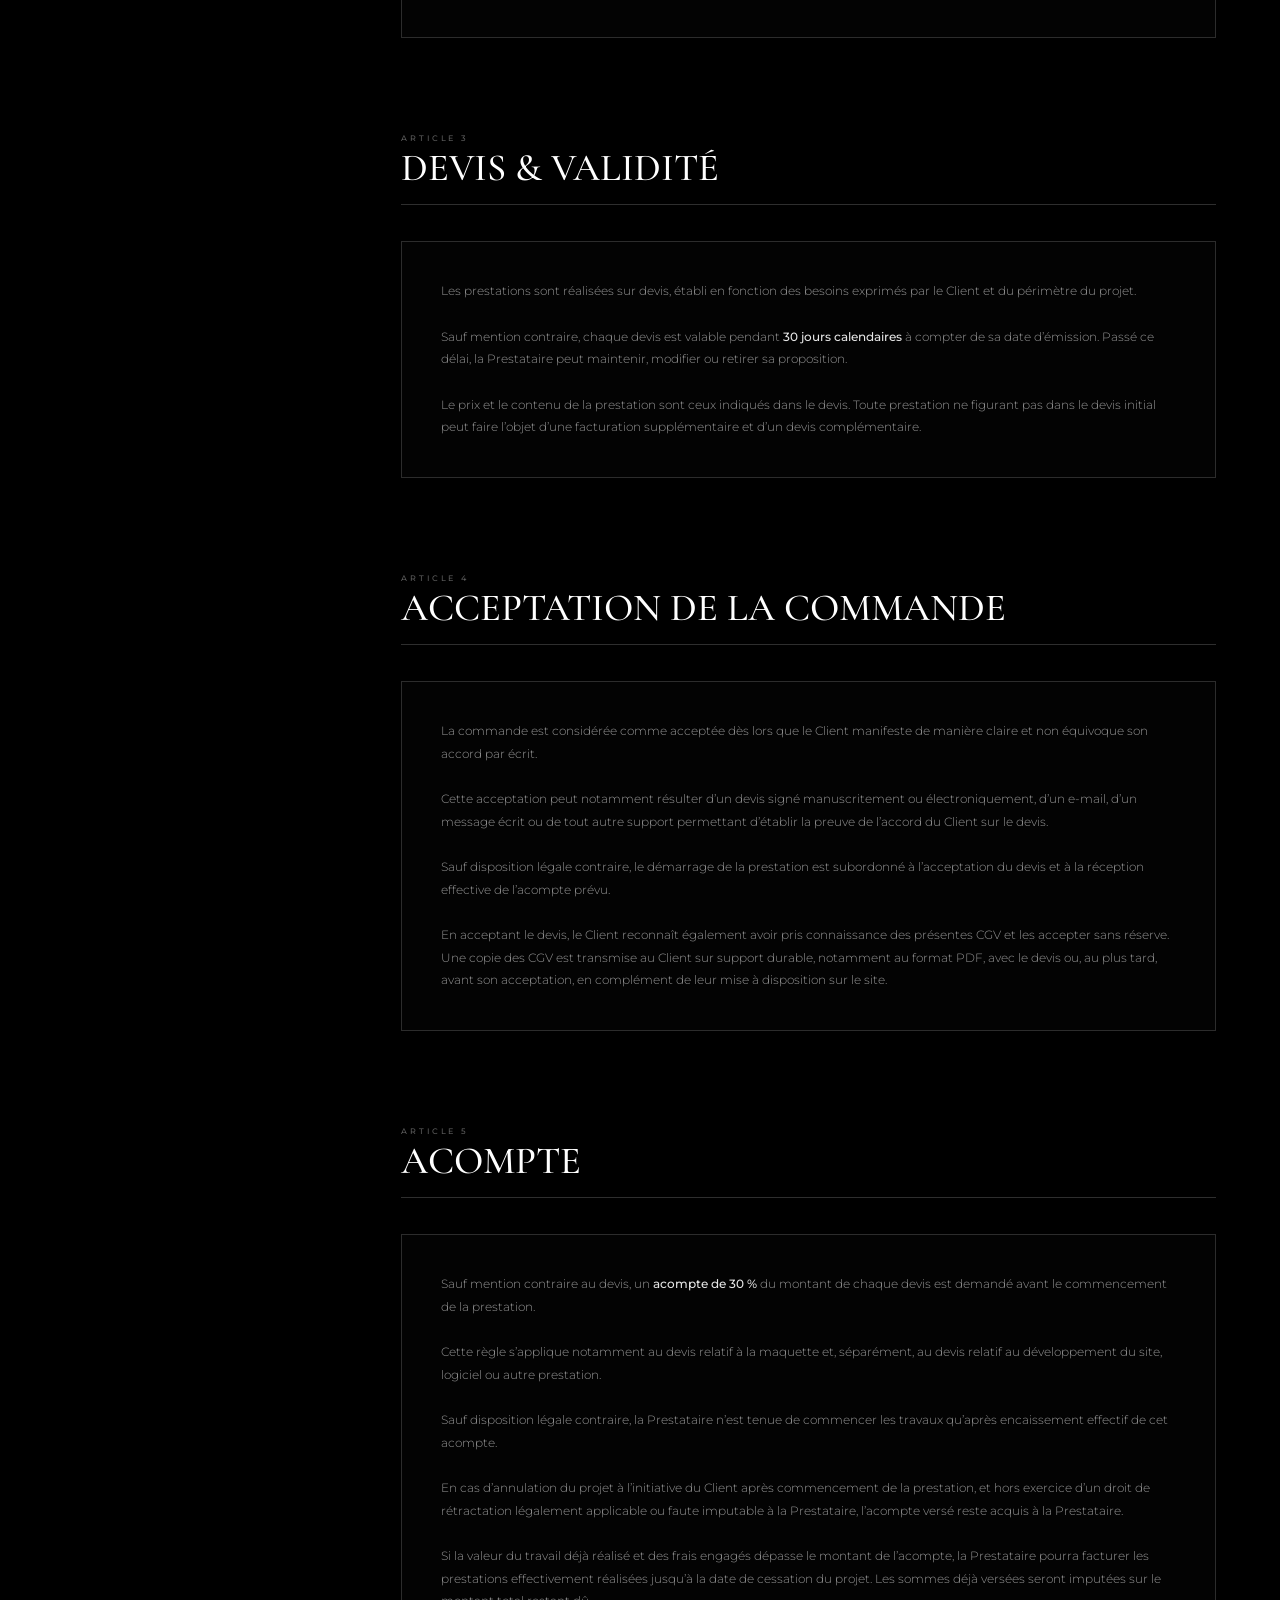
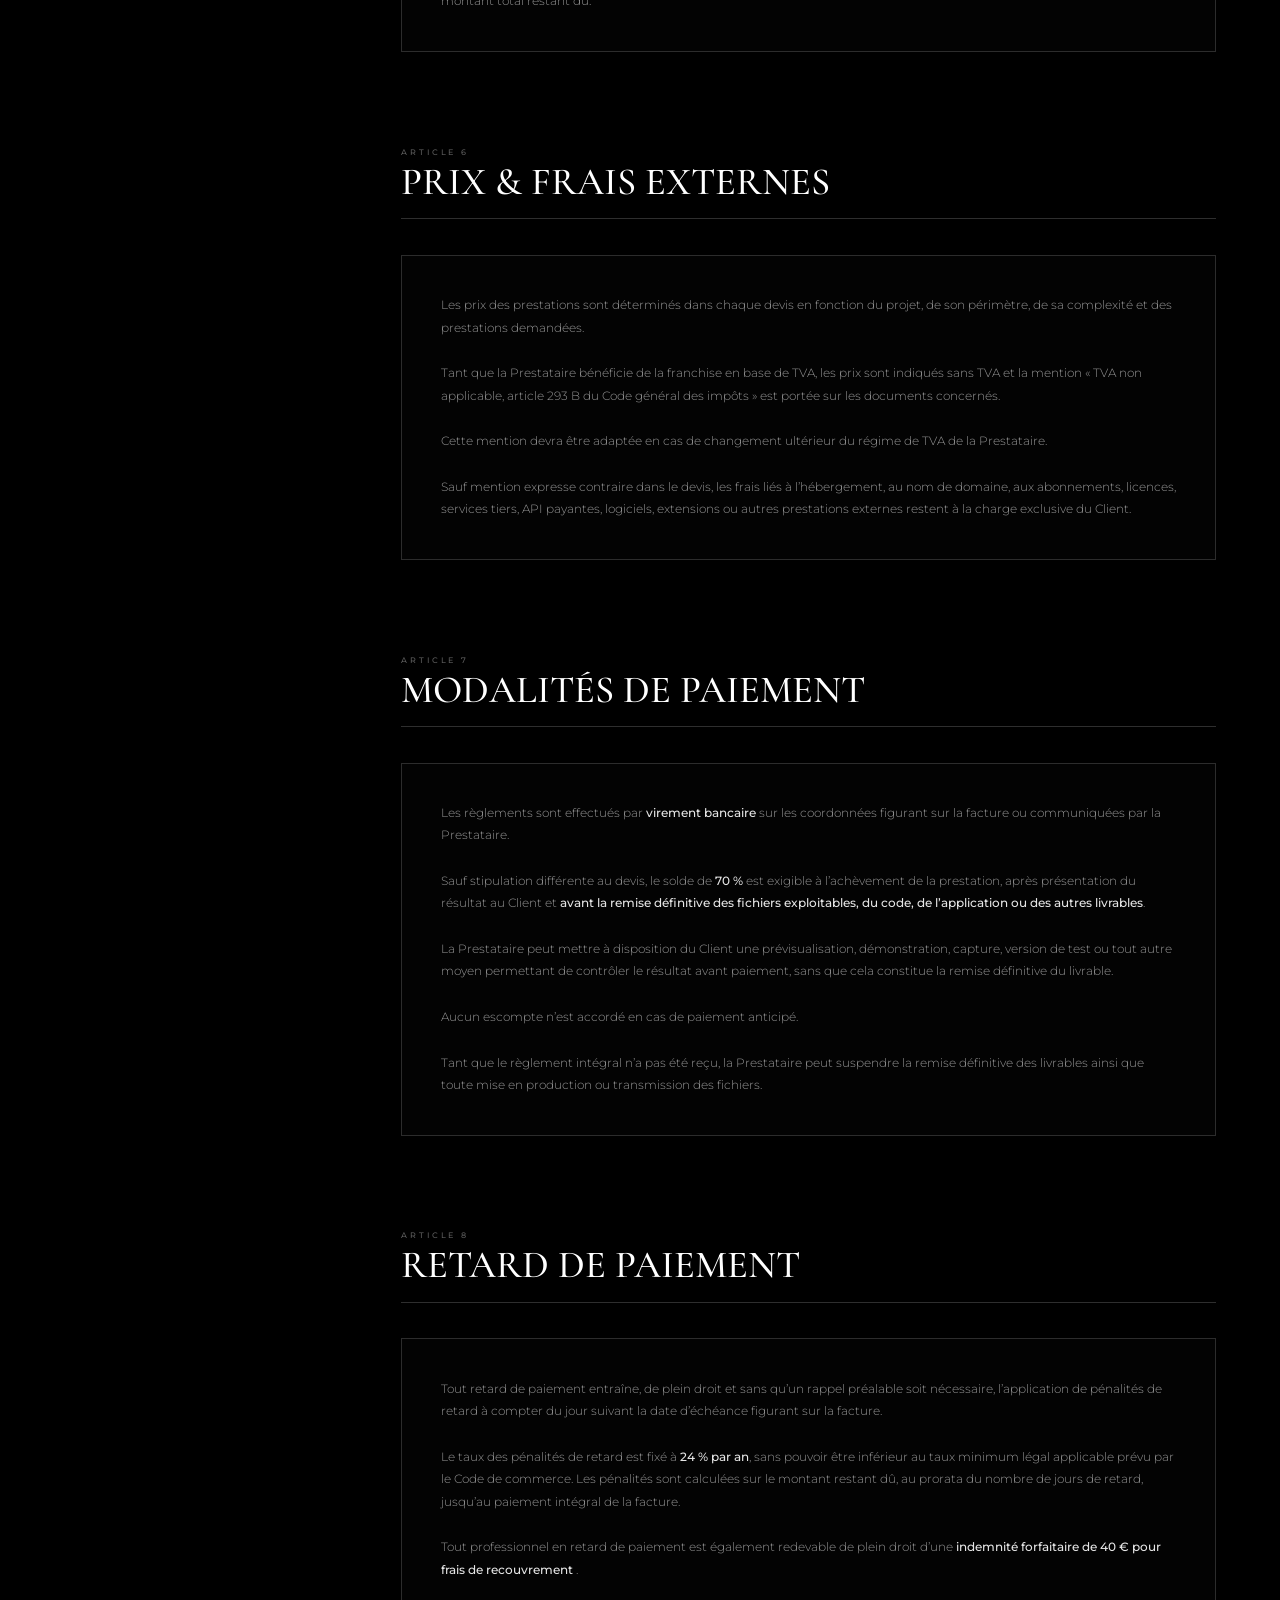
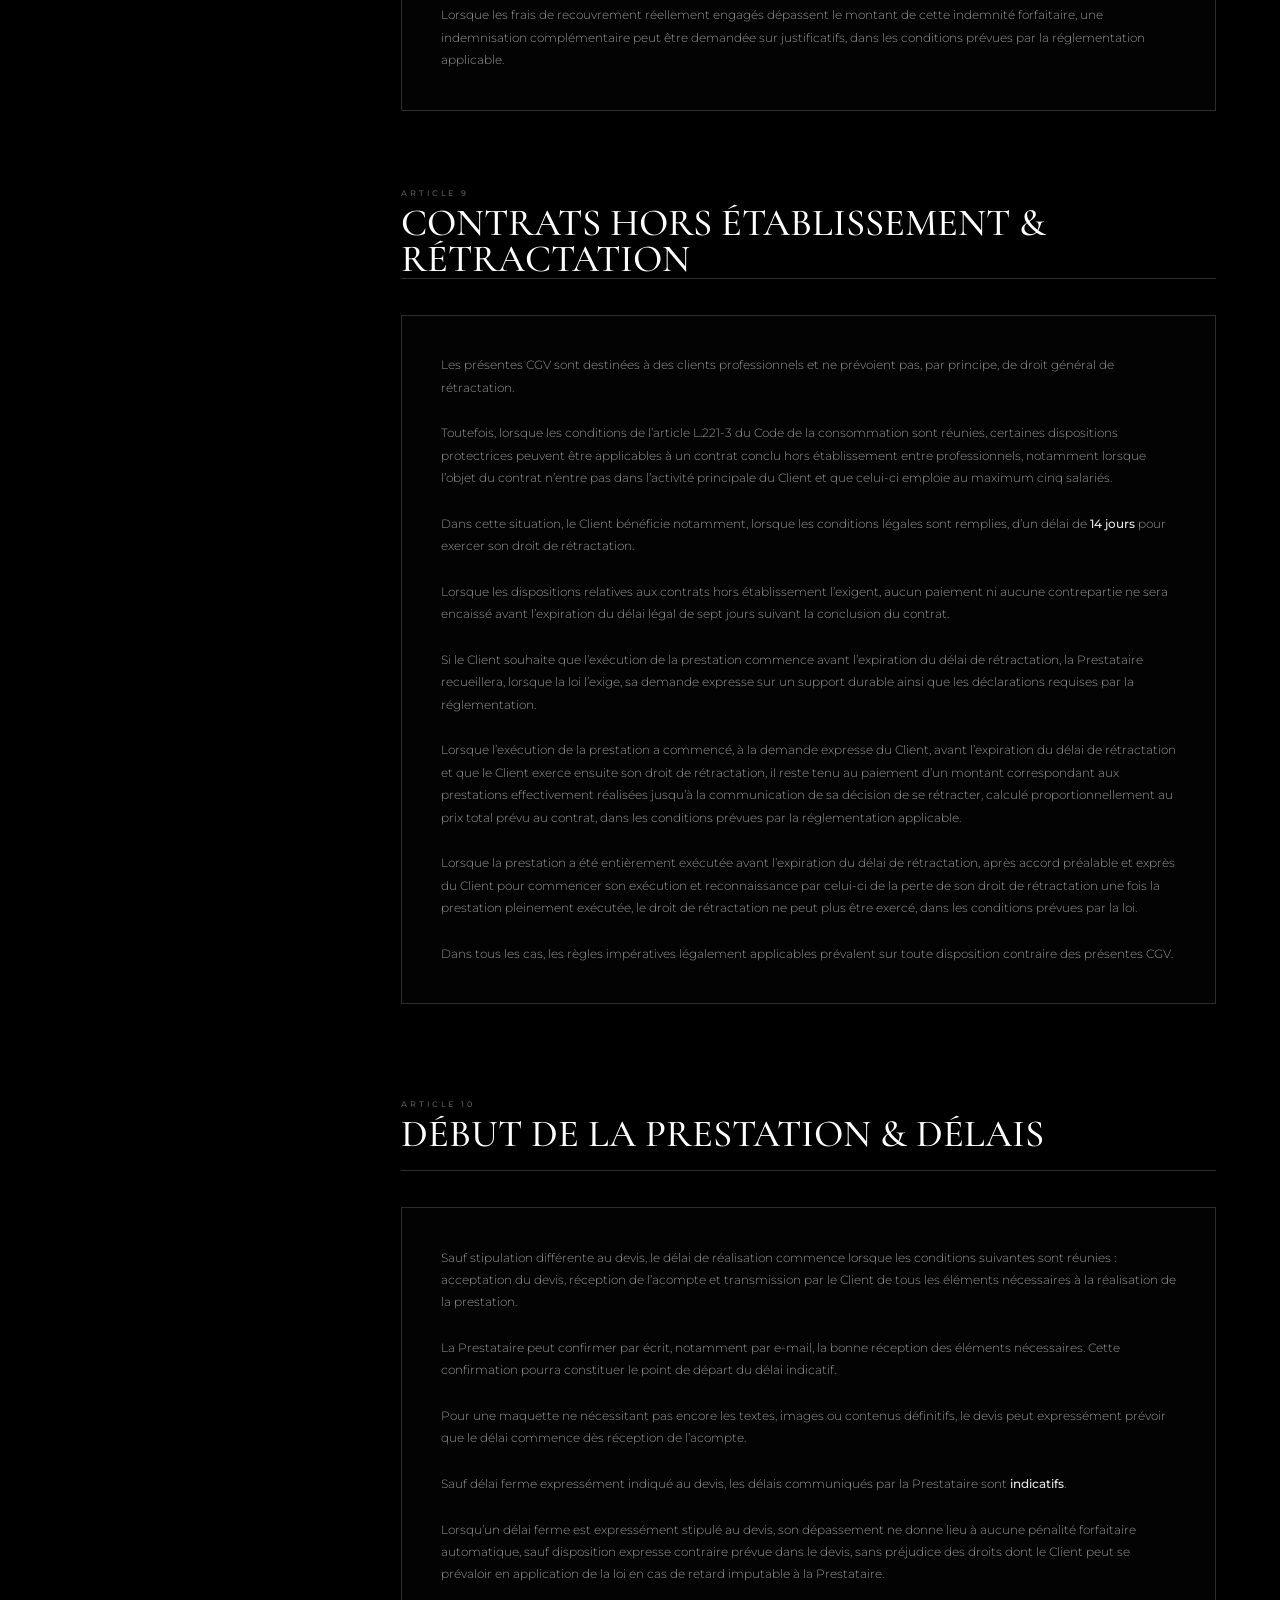
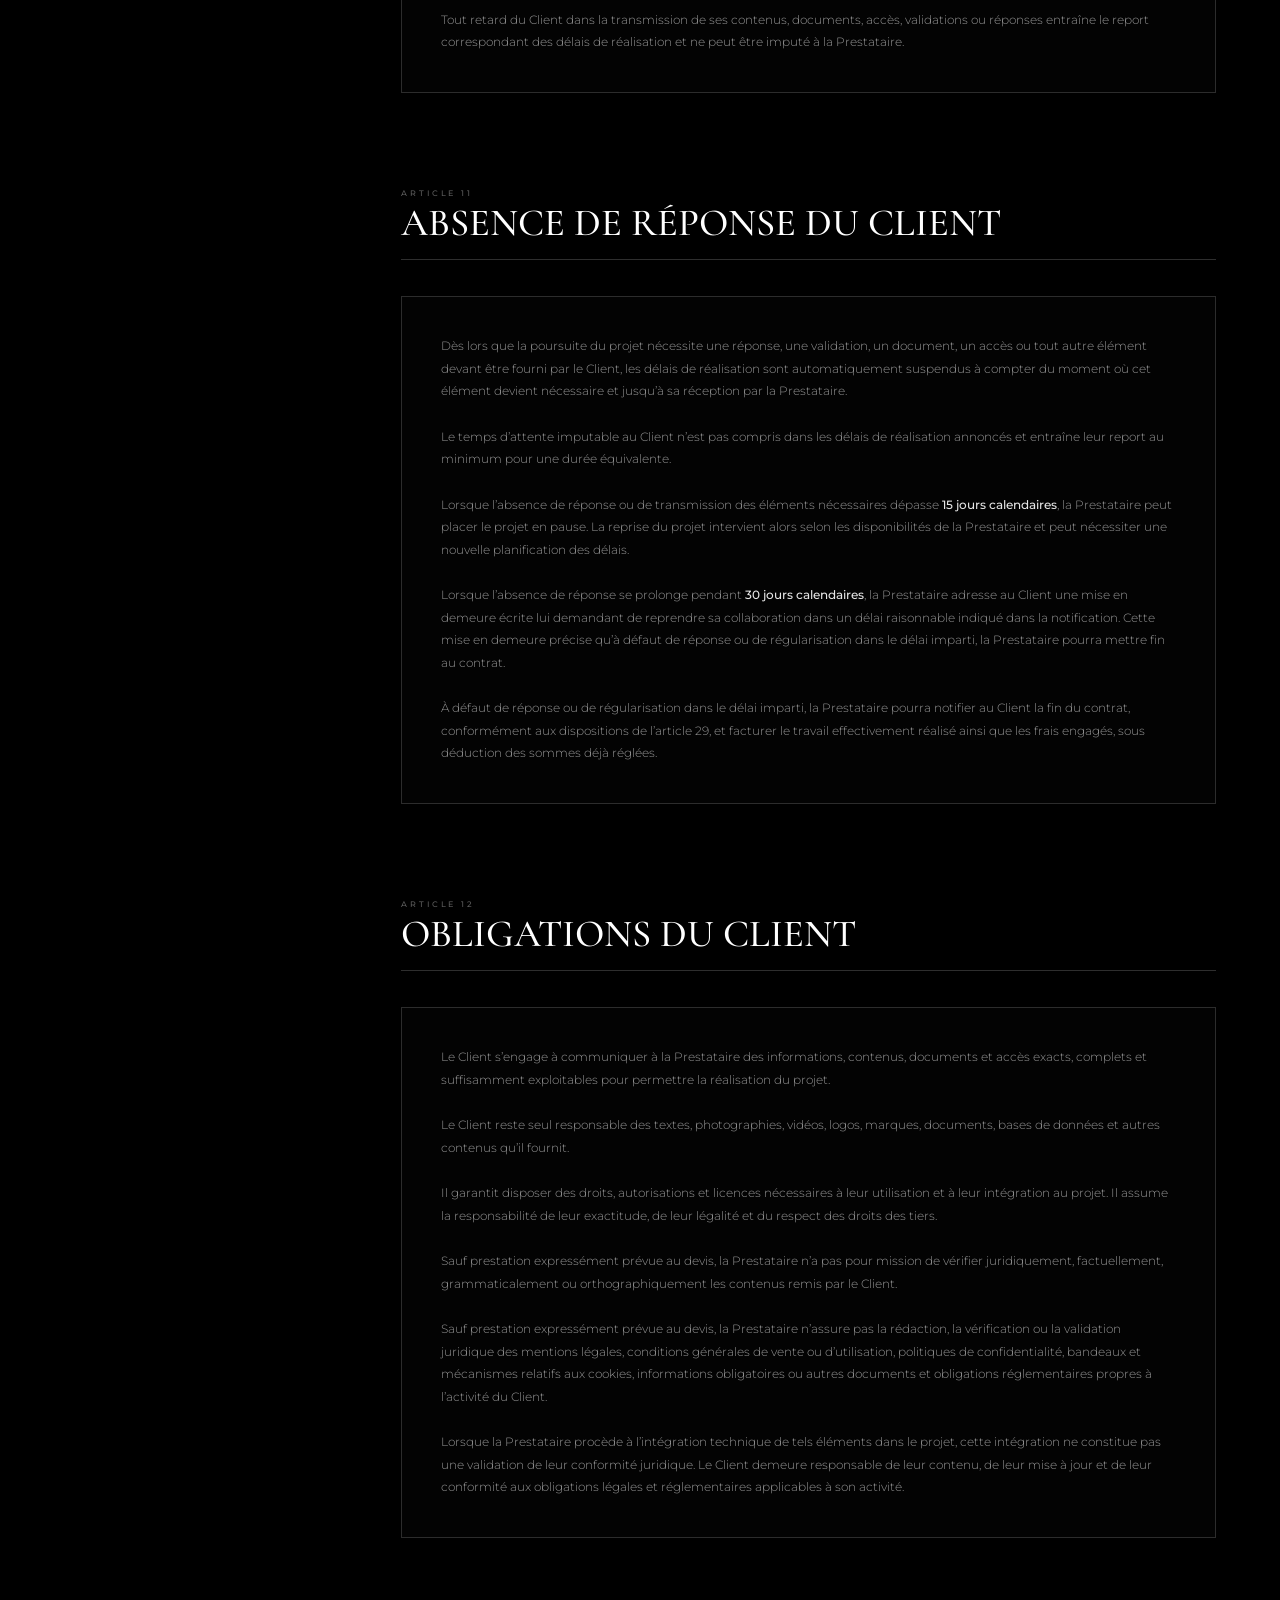
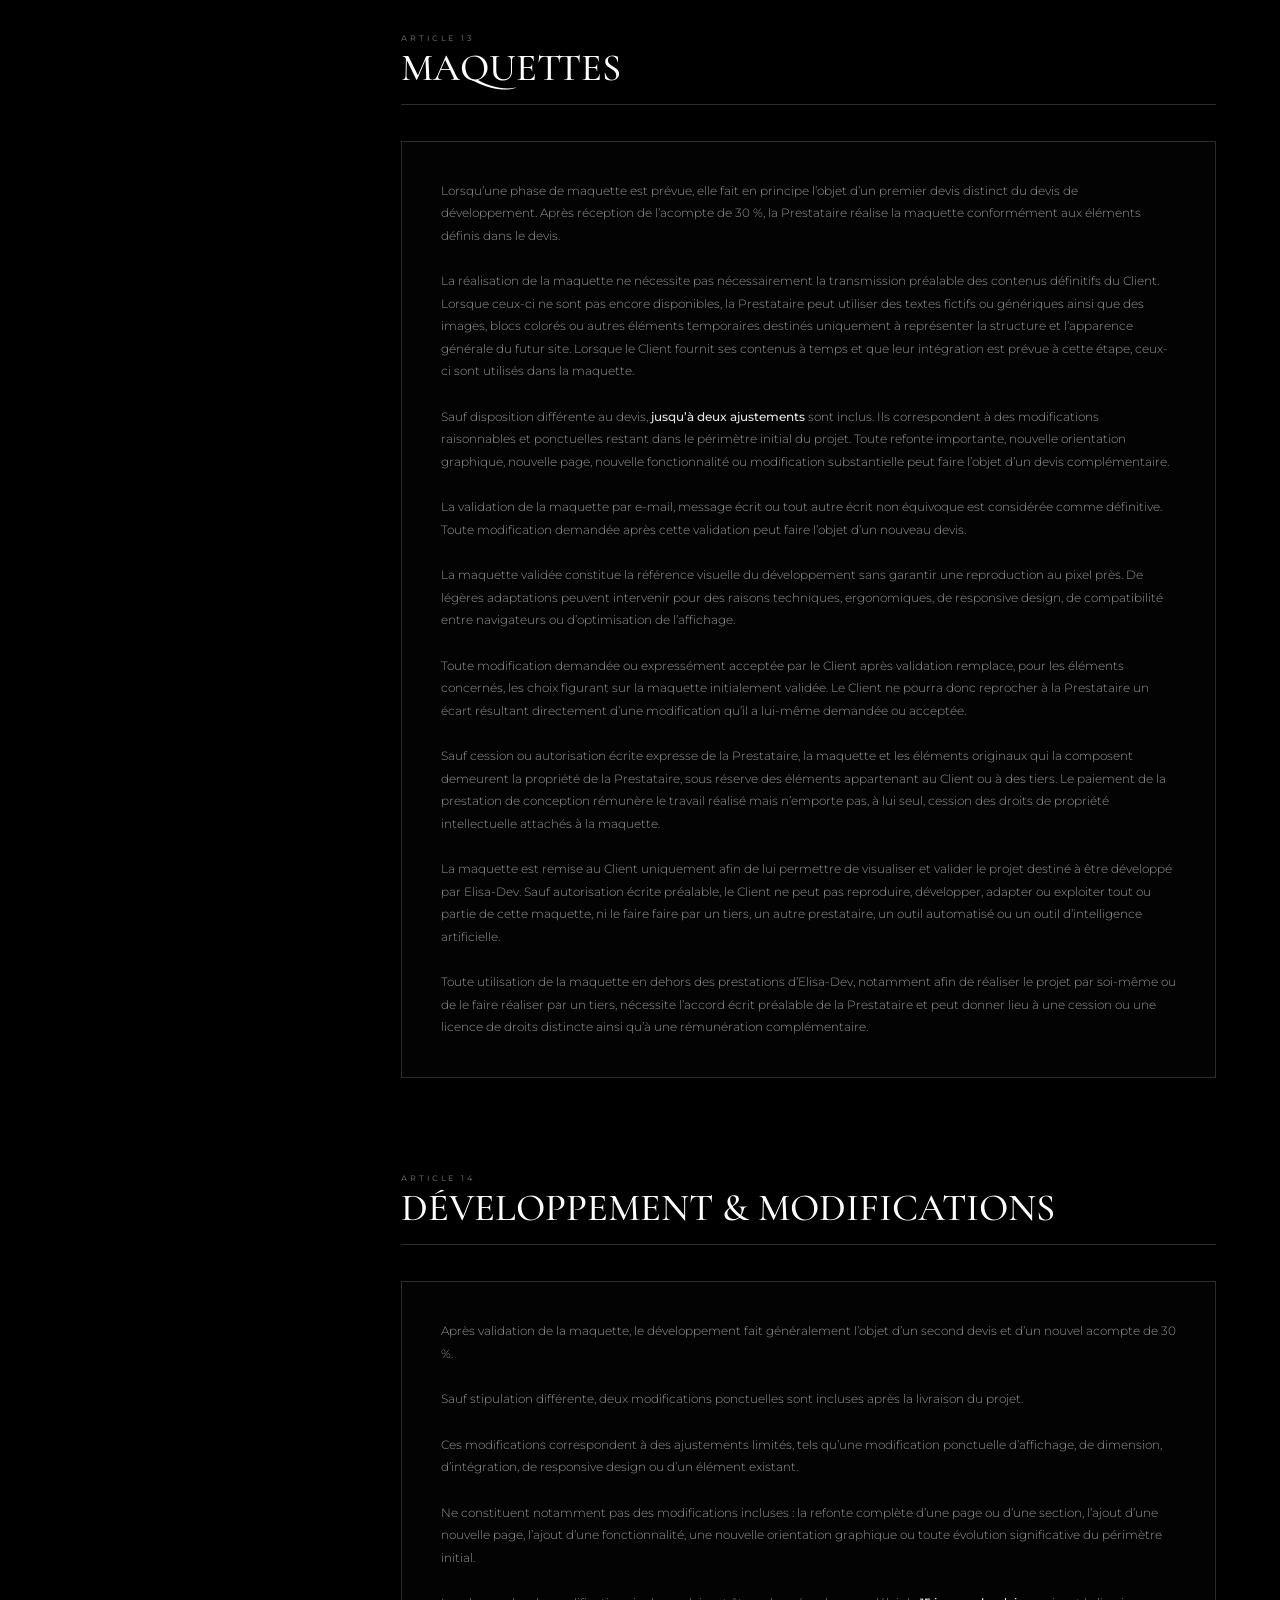
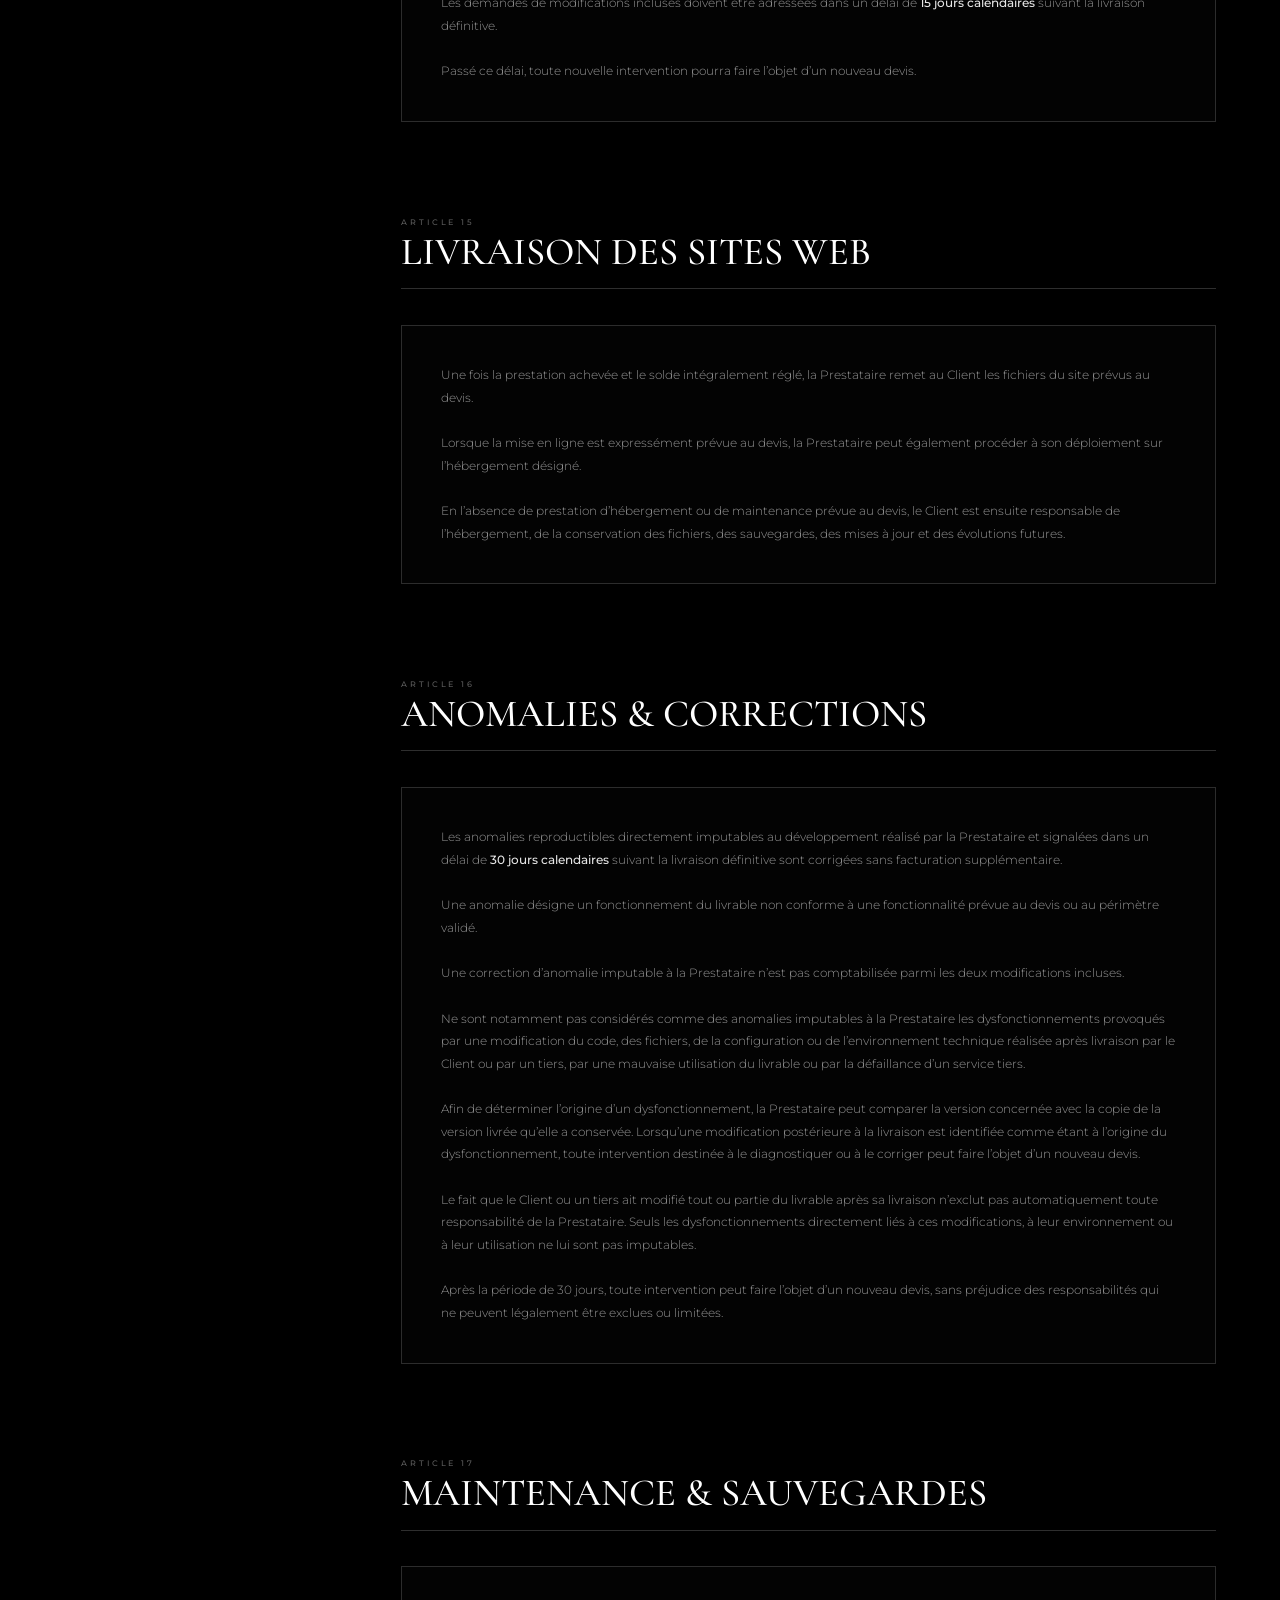
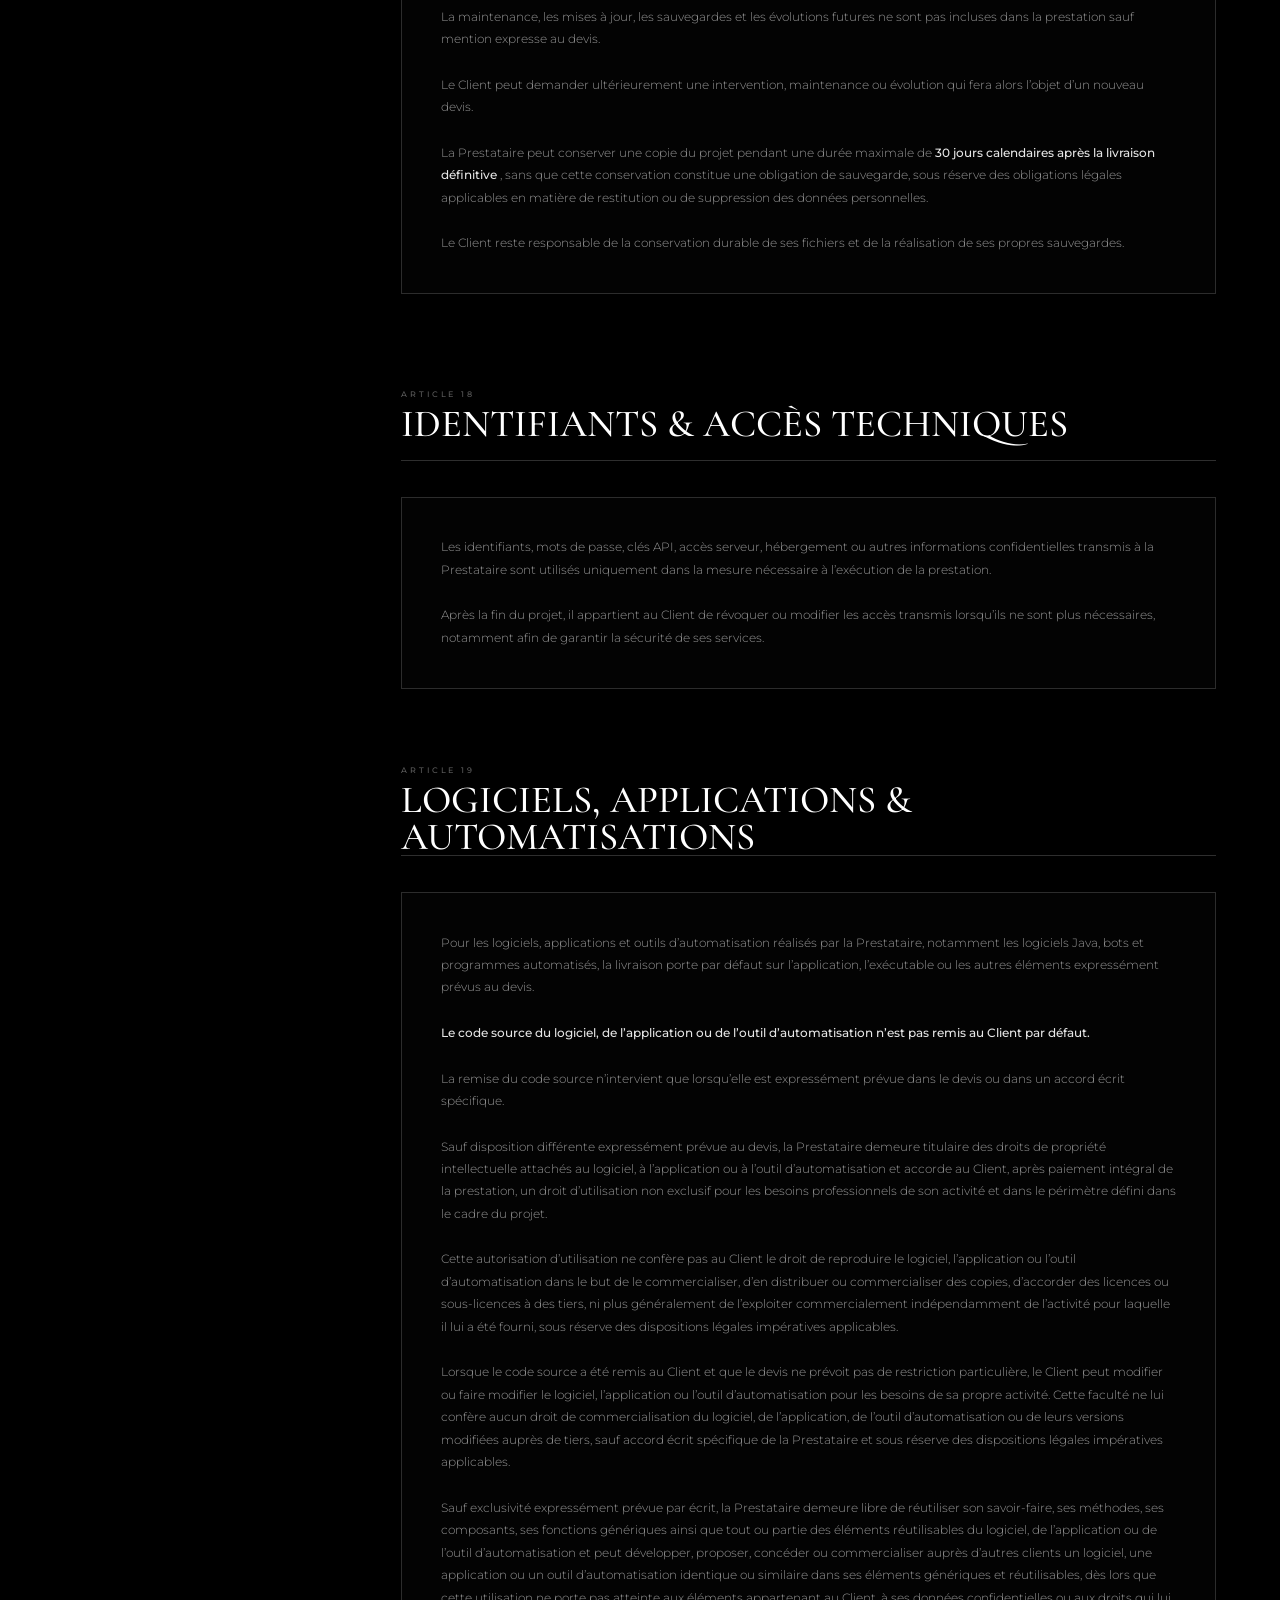
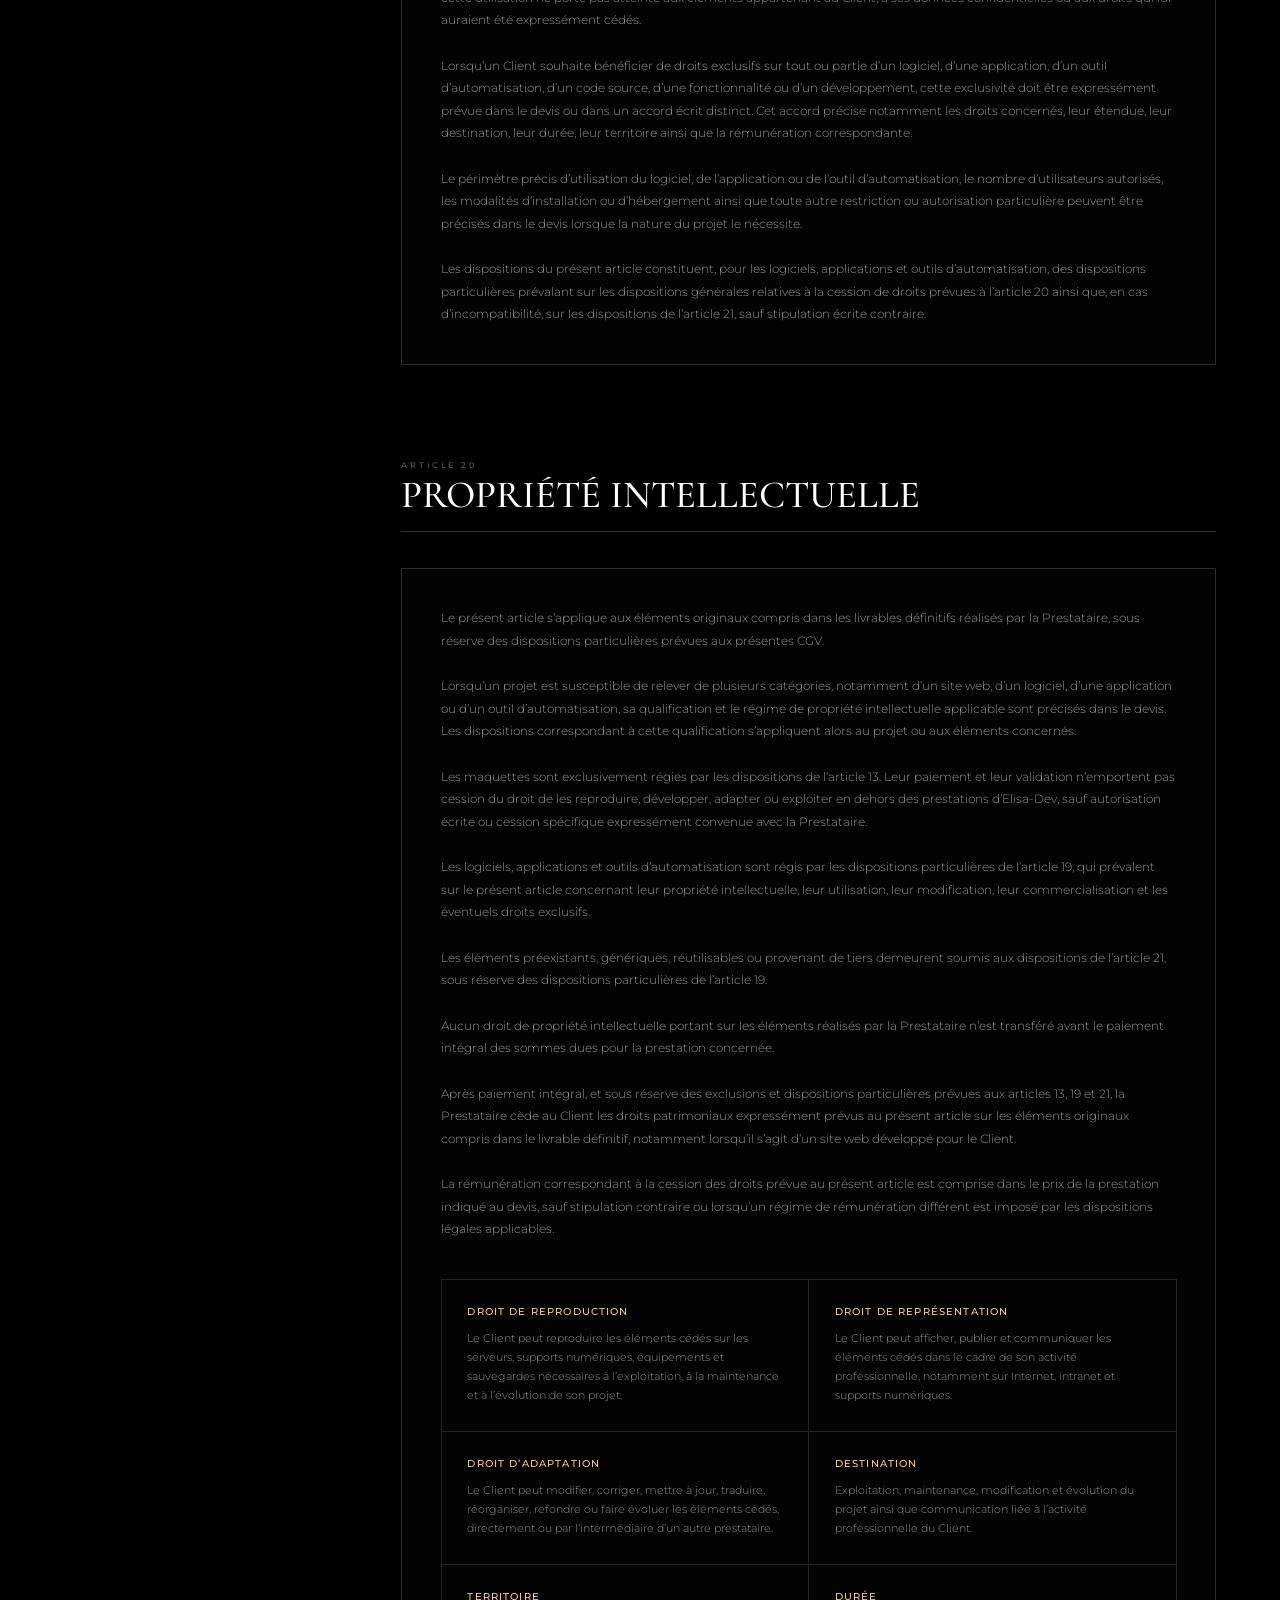
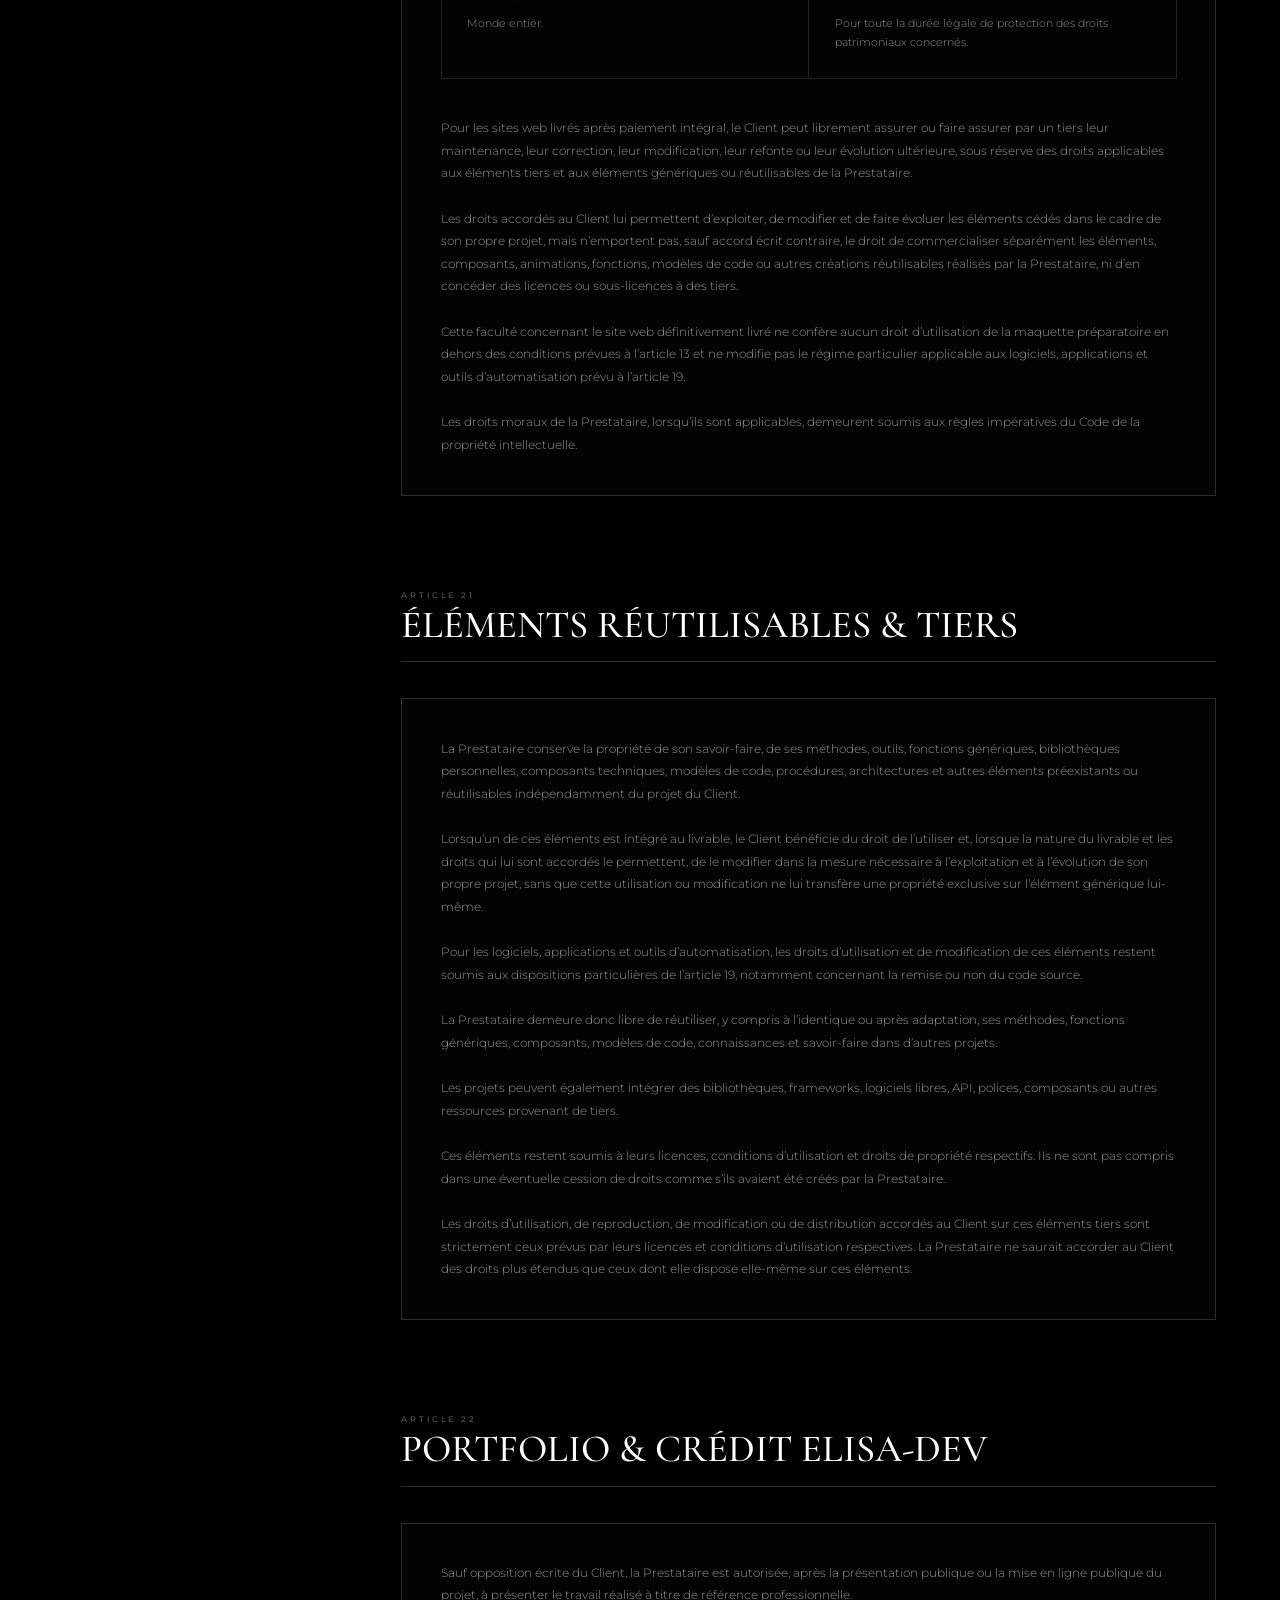
<file: conditions-generales.html>
<!doctype html>
<html lang="fr">
  <head>
    <meta charset="UTF-8" />
    <meta http-equiv="X-UA-Compatible" content="IE=edge" />
    <meta name="viewport" content="width=device-width,initial-scale=1.0" />

    <title>Conditions générales de vente | Elisa-Dev</title>

    <meta
      name="description"
      content="Consultez les conditions générales de vente d’Elisa-Dev applicables aux prestations de création de sites web, logiciels sur mesure, automatisations, maintenance et services numériques destinés aux professionnels."
    />

    <meta name="robots" content="noindex,follow" />

    <link
      rel="canonical"
      href="https://www.elisa-dev.fr/conditions-generales"
    />

    <meta property="og:type" content="website" />
    <meta property="og:locale" content="fr_FR" />
    <meta property="og:site_name" content="Elisa-Dev" />

    <meta
      property="og:title"
      content="Conditions générales de vente | Elisa-Dev"
    />

    <meta
      property="og:description"
      content="Conditions générales applicables aux prestations de création de sites web, logiciels, automatisations et services numériques proposés par Elisa-Dev."
    />

    <meta
      property="og:url"
      content="https://www.elisa-dev.fr/conditions-generales"
    />

    <meta name="twitter:card" content="summary" />

    <meta
      name="twitter:title"
      content="Conditions générales de vente | Elisa-Dev"
    />

    <meta
      name="twitter:description"
      content="Conditions générales applicables aux prestations de création de sites web, logiciels, automatisations et services numériques proposés par Elisa-Dev."
    />

    <link rel="icon" type="image/png" href="./img/faviconB.png" />

    <link
      rel="icon"
      type="image/png"
      href="./img/faviconB.png"
      media="(prefers-color-scheme: light)"
    />

    <link
      rel="icon"
      type="image/png"
      href="./img/faviconW.png"
      media="(prefers-color-scheme: dark)"
    />

    <link rel="apple-touch-icon" href="./img/apple-touch-icon.png" />

    <link rel="manifest" href="./manifest.webmanifest" />

    <meta name="theme-color" content="#000000" />

    <link rel="preconnect" href="https://fonts.googleapis.com" />
    <link rel="preconnect" href="https://fonts.gstatic.com" crossorigin />

    <link
      href="https://fonts.googleapis.com/css2?family=Cormorant+Garamond:wght@400;500;600&family=Montserrat:wght@100;300;400;500;600;700&display=swap"
      rel="stylesheet"
    />

    <link rel="stylesheet" href="./css/styles.css" />
    <link rel="stylesheet" href="./css/headerFooterLegal.css" />
    <link rel="stylesheet" href="./css/conditions-generales.css" />
    <link rel="stylesheet" href="./css/cookieConsent.css" />
  </head>

  <body id="top" class="terms-body">
    <div id="overlay__menu__mobile"></div>

    <!-- =====================================================
         HEADER
    ===================================================== -->

    <header id="legal-header"></header>

    <!-- =====================================================
         CONDITIONS GÉNÉRALES
    ===================================================== -->

    <main class="terms-page">
      <section class="terms-hero">
        <h1 class="terms-hero__title">CONDITIONS <span>GÉNÉRALES</span></h1>

        <p class="terms-hero__description">
          Les présentes conditions générales de vente encadrent les prestations
          proposées par Elisa-Dev aux clients professionnels.
        </p>
      </section>

      <section class="terms-layout">
        <aside class="terms-navigation">
          <p class="terms-navigation__label">SOMMAIRE</p>

          <nav aria-label="Sommaire des conditions générales">
            <a href="#champ">
              <span></span>
              Champ d’application
            </a>

            <a href="#devis">
              <span></span>
              Devis &amp; commande
            </a>

            <a href="#paiement">
              <span></span>
              Prix &amp; paiement
            </a>

            <a href="#realisation">
              <span></span>
              Réalisation
            </a>

            <a href="#livraison">
              <span></span>
              Livraison &amp; corrections
            </a>

            <a href="#logiciels">
              <span></span>
              Logiciels
            </a>

            <a href="#propriete">
              <span></span>
              Propriété intellectuelle
            </a>

            <a href="#confidentialite">
              <span></span>
              Données &amp; confidentialité
            </a>

            <a href="#responsabilite">
              <span></span>
              Responsabilité
            </a>

            <a href="#resiliation">
              <span></span>
              Résiliation &amp; litiges
            </a>
          </nav>

          <div class="terms-navigation__contact">
            <span></span>

            <p>
              Une question<br />
              sur les CGV ?
            </p>

            <a href="/#contact" class="shared-button shared-button--arrow">
              <span>CONTACTEZ-MOI</span>

              <svg
                xmlns="http://www.w3.org/2000/svg"
                viewBox="0 0 24 24"
                fill="none"
                stroke="currentColor"
                stroke-width="1.8"
                stroke-linecap="round"
                stroke-linejoin="round"
                aria-hidden="true"
              >
                <use href="/img/icons.svg#arrow-right"></use>
              </svg>
            </a>
          </div>
        </aside>

        <div class="terms-content">
          <!-- =====================================================
               CHAMP D’APPLICATION
          ===================================================== -->

          <section id="champ" class="terms-section">
            <div class="terms-section__heading">
              <p class="terms-section__eyebrow">ARTICLE 1</p>
              <h2>CHAMP D’APPLICATION</h2>
            </div>

            <div class="terms-card">
              <p>
                Les présentes conditions générales de vente, ci-après « CGV »,
                régissent les relations contractuelles entre
                <strong>Elisa Del Pino</strong>, entrepreneure individuelle
                exerçant sous le nom commercial <strong>Elisa-Dev</strong>,
                ci-après « la Prestataire », et tout client agissant dans le
                cadre de son activité professionnelle, ci-après « le Client ».
              </p>

              <p>
                Elles s’appliquent notamment aux prestations de conception de
                maquettes, création et refonte de sites web, développement de
                logiciels sur mesure, applications web, automatisations,
                intégrations techniques, API, maintenance, évolutions et plus
                généralement aux prestations numériques proposées par la
                Prestataire.
              </p>

              <p>
                Les présentes CGV sont exclusivement destinées aux relations
                entre professionnels. Si la Prestataire décide ultérieurement de
                proposer ses services à des consommateurs particuliers, des
                conditions adaptées seront établies.
              </p>

              <div class="terms-info">
                <div>
                  <strong>Prestataire</strong>
                  <span>Elisa Del Pino — Entrepreneur individuel</span>
                </div>

                <div>
                  <strong>Nom commercial</strong>
                  <span>Elisa-Dev</span>
                </div>

                <div>
                  <strong>Adresse</strong>
                  <span>50 rue de la martinique 13006 MARSEILLE</span>
                </div>

                <div>
                  <strong>E-mail professionnel</strong>
                  <span>contact.elisadev@gmail.com</span>
                </div>

                <div>
                  <strong>Téléphone</strong>
                  <span>06 20 50 42 63</span>
                </div>

                <div>
                  <strong>SIREN / SIRET</strong>
                  <span>131 445 009 - 131 445 009 000 15</span>
                </div>
              </div>
            </div>
          </section>

          <!-- =====================================================
               DOCUMENTS CONTRACTUELS
          ===================================================== -->

          <section class="terms-section">
            <div class="terms-section__heading">
              <p class="terms-section__eyebrow">ARTICLE 2</p>
              <h2>DOCUMENTS CONTRACTUELS</h2>
            </div>

            <div class="terms-card">
              <p>
                La relation contractuelle est constituée des présentes CGV, du
                ou des devis acceptés par le Client et, le cas échéant, de tout
                document ou de toute condition particulière expressément
                acceptés par les parties.
              </p>

              <p>
                En cas de contradiction entre les présentes CGV et une condition
                particulière expressément prévue dans un devis, la disposition
                figurant dans le devis prévaut pour le projet concerné.
              </p>

              <p>
                Les CGV applicables sont celles communiquées au Client et
                acceptées au moment de la commande. Une modification ultérieure
                des CGV n’affecte pas rétroactivement les contrats déjà conclus.
              </p>
            </div>
          </section>

          <!-- =====================================================
               DEVIS
          ===================================================== -->

          <section id="devis" class="terms-section">
            <div class="terms-section__heading">
              <p class="terms-section__eyebrow">ARTICLE 3</p>
              <h2>DEVIS &amp; VALIDITÉ</h2>
            </div>

            <div class="terms-card">
              <p>
                Les prestations sont réalisées sur devis, établi en fonction des
                besoins exprimés par le Client et du périmètre du projet.
              </p>

              <p>
                Sauf mention contraire, chaque devis est valable pendant
                <strong>30 jours calendaires</strong> à compter de sa date
                d’émission. Passé ce délai, la Prestataire peut maintenir,
                modifier ou retirer sa proposition.
              </p>

              <p>
                Le prix et le contenu de la prestation sont ceux indiqués dans
                le devis. Toute prestation ne figurant pas dans le devis initial
                peut faire l’objet d’une facturation supplémentaire et d’un
                devis complémentaire.
              </p>
            </div>
          </section>

          <!-- =====================================================
               ACCEPTATION
          ===================================================== -->

          <section class="terms-section">
            <div class="terms-section__heading">
              <p class="terms-section__eyebrow">ARTICLE 4</p>
              <h2>ACCEPTATION DE LA COMMANDE</h2>
            </div>

            <div class="terms-card">
              <p>
                La commande est considérée comme acceptée dès lors que le Client
                manifeste de manière claire et non équivoque son accord par
                écrit.
              </p>

              <p>
                Cette acceptation peut notamment résulter d’un devis signé
                manuscritement ou électroniquement, d’un e-mail, d’un message
                écrit ou de tout autre support permettant d’établir la preuve de
                l’accord du Client sur le devis.
              </p>

              <p>
                Sauf disposition légale contraire, le démarrage de la prestation
                est subordonné à l’acceptation du devis et à la réception
                effective de l’acompte prévu.
              </p>

              <p>
                En acceptant le devis, le Client reconnaît également avoir pris
                connaissance des présentes CGV et les accepter sans réserve. Une
                copie des CGV est transmise au Client sur support durable,
                notamment au format PDF, avec le devis ou, au plus tard, avant
                son acceptation, en complément de leur mise à disposition sur le
                site.
              </p>
            </div>
          </section>

          <!-- =====================================================
               ACOMPTE
          ===================================================== -->

          <section class="terms-section">
            <div class="terms-section__heading">
              <p class="terms-section__eyebrow">ARTICLE 5</p>
              <h2>ACOMPTE</h2>
            </div>

            <div class="terms-card">
              <p>
                Sauf mention contraire au devis, un
                <strong>acompte de 30 %</strong> du montant de chaque devis est
                demandé avant le commencement de la prestation.
              </p>

              <p>
                Cette règle s’applique notamment au devis relatif à la maquette
                et, séparément, au devis relatif au développement du site,
                logiciel ou autre prestation.
              </p>

              <p>
                Sauf disposition légale contraire, la Prestataire n’est tenue de
                commencer les travaux qu’après encaissement effectif de cet
                acompte.
              </p>

              <p>
                En cas d’annulation du projet à l’initiative du Client après
                commencement de la prestation, et hors exercice d’un droit de
                rétractation légalement applicable ou faute imputable à la
                Prestataire, l’acompte versé reste acquis à la Prestataire.
              </p>

              <p>
                Si la valeur du travail déjà réalisé et des frais engagés
                dépasse le montant de l’acompte, la Prestataire pourra facturer
                les prestations effectivement réalisées jusqu’à la date de
                cessation du projet. Les sommes déjà versées seront imputées sur
                le montant total restant dû.
              </p>
            </div>
          </section>

          <!-- =====================================================
               PRIX
          ===================================================== -->

          <section id="paiement" class="terms-section">
            <div class="terms-section__heading">
              <p class="terms-section__eyebrow">ARTICLE 6</p>
              <h2>PRIX &amp; FRAIS EXTERNES</h2>
            </div>

            <div class="terms-card">
              <p>
                Les prix des prestations sont déterminés dans chaque devis en
                fonction du projet, de son périmètre, de sa complexité et des
                prestations demandées.
              </p>

              <p>
                Tant que la Prestataire bénéficie de la franchise en base de
                TVA, les prix sont indiqués sans TVA et la mention « TVA non
                applicable, article 293 B du Code général des impôts » est
                portée sur les documents concernés.
              </p>

              <p>
                Cette mention devra être adaptée en cas de changement ultérieur
                du régime de TVA de la Prestataire.
              </p>

              <p>
                Sauf mention expresse contraire dans le devis, les frais liés à
                l’hébergement, au nom de domaine, aux abonnements, licences,
                services tiers, API payantes, logiciels, extensions ou autres
                prestations externes restent à la charge exclusive du Client.
              </p>
            </div>
          </section>

          <!-- =====================================================
               PAIEMENT
          ===================================================== -->

          <section class="terms-section">
            <div class="terms-section__heading">
              <p class="terms-section__eyebrow">ARTICLE 7</p>
              <h2>MODALITÉS DE PAIEMENT</h2>
            </div>

            <div class="terms-card">
              <p>
                Les règlements sont effectués par
                <strong>virement bancaire</strong> sur les coordonnées figurant
                sur la facture ou communiquées par la Prestataire.
              </p>

              <p>
                Sauf stipulation différente au devis, le solde de
                <strong>70 %</strong> est exigible à l’achèvement de la
                prestation, après présentation du résultat au Client et
                <strong
                  >avant la remise définitive des fichiers exploitables, du
                  code, de l’application ou des autres livrables</strong
                >.
              </p>

              <p>
                La Prestataire peut mettre à disposition du Client une
                prévisualisation, démonstration, capture, version de test ou
                tout autre moyen permettant de contrôler le résultat avant
                paiement, sans que cela constitue la remise définitive du
                livrable.
              </p>

              <p>Aucun escompte n’est accordé en cas de paiement anticipé.</p>

              <p>
                Tant que le règlement intégral n’a pas été reçu, la Prestataire
                peut suspendre la remise définitive des livrables ainsi que
                toute mise en production ou transmission des fichiers.
              </p>
            </div>
          </section>

          <!-- =====================================================
               RETARD
          ===================================================== -->

          <section class="terms-section">
            <div class="terms-section__heading">
              <p class="terms-section__eyebrow">ARTICLE 8</p>
              <h2>RETARD DE PAIEMENT</h2>
            </div>

            <div class="terms-card">
              <p>
                Tout retard de paiement entraîne, de plein droit et sans qu’un
                rappel préalable soit nécessaire, l’application de pénalités de
                retard à compter du jour suivant la date d’échéance figurant sur
                la facture.
              </p>

              <p>
                Le taux des pénalités de retard est fixé à
                <strong>24 % par an</strong>, sans pouvoir être inférieur au
                taux minimum légal applicable prévu par le Code de commerce. Les
                pénalités sont calculées sur le montant restant dû, au prorata
                du nombre de jours de retard, jusqu’au paiement intégral de la
                facture.
              </p>

              <p>
                Tout professionnel en retard de paiement est également redevable
                de plein droit d’une
                <strong>
                  indemnité forfaitaire de 40 € pour frais de recouvrement </strong
                >.
              </p>

              <p>
                Lorsque les frais de recouvrement réellement engagés dépassent
                le montant de cette indemnité forfaitaire, une indemnisation
                complémentaire peut être demandée sur justificatifs, dans les
                conditions prévues par la réglementation applicable.
              </p>
            </div>
          </section>

          <!-- =====================================================
               RÉTRACTATION
          ===================================================== -->

          <section class="terms-section">
            <div class="terms-section__heading">
              <p class="terms-section__eyebrow">ARTICLE 9</p>
              <h2>CONTRATS HORS ÉTABLISSEMENT &amp; RÉTRACTATION</h2>
            </div>

            <div class="terms-card">
              <p>
                Les présentes CGV sont destinées à des clients professionnels et
                ne prévoient pas, par principe, de droit général de
                rétractation.
              </p>

              <p>
                Toutefois, lorsque les conditions de l’article L.221-3 du Code
                de la consommation sont réunies, certaines dispositions
                protectrices peuvent être applicables à un contrat conclu hors
                établissement entre professionnels, notamment lorsque l’objet du
                contrat n’entre pas dans l’activité principale du Client et que
                celui-ci emploie au maximum cinq salariés.
              </p>

              <p>
                Dans cette situation, le Client bénéficie notamment, lorsque les
                conditions légales sont remplies, d’un délai de
                <strong>14 jours</strong> pour exercer son droit de
                rétractation.
              </p>

              <p>
                Lorsque les dispositions relatives aux contrats hors
                établissement l’exigent, aucun paiement ni aucune contrepartie
                ne sera encaissé avant l’expiration du délai légal de sept jours
                suivant la conclusion du contrat.
              </p>

              <p>
                Si le Client souhaite que l’exécution de la prestation commence
                avant l’expiration du délai de rétractation, la Prestataire
                recueillera, lorsque la loi l’exige, sa demande expresse sur un
                support durable ainsi que les déclarations requises par la
                réglementation.
              </p>

              <p>
                Lorsque l’exécution de la prestation a commencé, à la demande
                expresse du Client, avant l’expiration du délai de rétractation
                et que le Client exerce ensuite son droit de rétractation, il
                reste tenu au paiement d’un montant correspondant aux
                prestations effectivement réalisées jusqu’à la communication de
                sa décision de se rétracter, calculé proportionnellement au prix
                total prévu au contrat, dans les conditions prévues par la
                réglementation applicable.
              </p>

              <p>
                Lorsque la prestation a été entièrement exécutée avant
                l’expiration du délai de rétractation, après accord préalable et
                exprès du Client pour commencer son exécution et reconnaissance
                par celui-ci de la perte de son droit de rétractation une fois
                la prestation pleinement exécutée, le droit de rétractation ne
                peut plus être exercé, dans les conditions prévues par la loi.
              </p>

              <p>
                Dans tous les cas, les règles impératives légalement applicables
                prévalent sur toute disposition contraire des présentes CGV.
              </p>
            </div>
          </section>

          <!-- =====================================================
               DÉBUT ET DÉLAIS
          ===================================================== -->

          <section id="realisation" class="terms-section">
            <div class="terms-section__heading">
              <p class="terms-section__eyebrow">ARTICLE 10</p>
              <h2>DÉBUT DE LA PRESTATION &amp; DÉLAIS</h2>
            </div>

            <div class="terms-card">
              <p>
                Sauf stipulation différente au devis, le délai de réalisation
                commence lorsque les conditions suivantes sont réunies :
                acceptation du devis, réception de l’acompte et transmission par
                le Client de tous les éléments nécessaires à la réalisation de
                la prestation.
              </p>

              <p>
                La Prestataire peut confirmer par écrit, notamment par e-mail,
                la bonne réception des éléments nécessaires. Cette confirmation
                pourra constituer le point de départ du délai indicatif.
              </p>

              <p>
                Pour une maquette ne nécessitant pas encore les textes, images
                ou contenus définitifs, le devis peut expressément prévoir que
                le délai commence dès réception de l’acompte.
              </p>

              <p>
                Sauf délai ferme expressément indiqué au devis, les délais
                communiqués par la Prestataire sont <strong>indicatifs</strong>.
              </p>

              <p>
                Lorsqu’un délai ferme est expressément stipulé au devis, son
                dépassement ne donne lieu à aucune pénalité forfaitaire
                automatique, sauf disposition expresse contraire prévue dans le
                devis, sans préjudice des droits dont le Client peut se
                prévaloir en application de la loi en cas de retard imputable à
                la Prestataire.
              </p>

              <p>
                Tout retard du Client dans la transmission de ses contenus,
                documents, accès, validations ou réponses entraîne le report
                correspondant des délais de réalisation et ne peut être imputé à
                la Prestataire.
              </p>
            </div>
          </section>

          <!-- =====================================================
               CLIENT INACTIF
          ===================================================== -->

          <section class="terms-section">
            <div class="terms-section__heading">
              <p class="terms-section__eyebrow">ARTICLE 11</p>
              <h2>ABSENCE DE RÉPONSE DU CLIENT</h2>
            </div>

            <div class="terms-card">
              <p>
                Dès lors que la poursuite du projet nécessite une réponse, une
                validation, un document, un accès ou tout autre élément devant
                être fourni par le Client, les délais de réalisation sont
                automatiquement suspendus à compter du moment où cet élément
                devient nécessaire et jusqu’à sa réception par la Prestataire.
              </p>

              <p>
                Le temps d’attente imputable au Client n’est pas compris dans
                les délais de réalisation annoncés et entraîne leur report au
                minimum pour une durée équivalente.
              </p>

              <p>
                Lorsque l’absence de réponse ou de transmission des éléments
                nécessaires dépasse
                <strong>15 jours calendaires</strong>, la Prestataire peut
                placer le projet en pause. La reprise du projet intervient alors
                selon les disponibilités de la Prestataire et peut nécessiter
                une nouvelle planification des délais.
              </p>

              <p>
                Lorsque l’absence de réponse se prolonge pendant
                <strong>30 jours calendaires</strong>, la Prestataire adresse au
                Client une mise en demeure écrite lui demandant de reprendre sa
                collaboration dans un délai raisonnable indiqué dans la
                notification. Cette mise en demeure précise qu’à défaut de
                réponse ou de régularisation dans le délai imparti, la
                Prestataire pourra mettre fin au contrat.
              </p>

              <p>
                À défaut de réponse ou de régularisation dans le délai imparti,
                la Prestataire pourra notifier au Client la fin du contrat,
                conformément aux dispositions de l’article 29, et facturer le
                travail effectivement réalisé ainsi que les frais engagés, sous
                déduction des sommes déjà réglées.
              </p>
            </div>
          </section>

          <!-- =====================================================
               OBLIGATIONS CLIENT
          ===================================================== -->

          <section class="terms-section">
            <div class="terms-section__heading">
              <p class="terms-section__eyebrow">ARTICLE 12</p>
              <h2>OBLIGATIONS DU CLIENT</h2>
            </div>

            <div class="terms-card">
              <p>
                Le Client s’engage à communiquer à la Prestataire des
                informations, contenus, documents et accès exacts, complets et
                suffisamment exploitables pour permettre la réalisation du
                projet.
              </p>

              <p>
                Le Client reste seul responsable des textes, photographies,
                vidéos, logos, marques, documents, bases de données et autres
                contenus qu’il fournit.
              </p>

              <p>
                Il garantit disposer des droits, autorisations et licences
                nécessaires à leur utilisation et à leur intégration au projet.
                Il assume la responsabilité de leur exactitude, de leur légalité
                et du respect des droits des tiers.
              </p>

              <p>
                Sauf prestation expressément prévue au devis, la Prestataire n’a
                pas pour mission de vérifier juridiquement, factuellement,
                grammaticalement ou orthographiquement les contenus remis par le
                Client.
              </p>

              <p>
                Sauf prestation expressément prévue au devis, la Prestataire
                n’assure pas la rédaction, la vérification ou la validation
                juridique des mentions légales, conditions générales de vente ou
                d’utilisation, politiques de confidentialité, bandeaux et
                mécanismes relatifs aux cookies, informations obligatoires ou
                autres documents et obligations réglementaires propres à
                l’activité du Client.
              </p>

              <p>
                Lorsque la Prestataire procède à l’intégration technique de tels
                éléments dans le projet, cette intégration ne constitue pas une
                validation de leur conformité juridique. Le Client demeure
                responsable de leur contenu, de leur mise à jour et de leur
                conformité aux obligations légales et réglementaires applicables
                à son activité.
              </p>
            </div>
          </section>

          <!-- =====================================================
               MAQUETTE
          ===================================================== -->

          <section class="terms-section">
            <div class="terms-section__heading">
              <p class="terms-section__eyebrow">ARTICLE 13</p>
              <h2>MAQUETTES</h2>
            </div>

            <div class="terms-card">
              <p>
                Lorsqu’une phase de maquette est prévue, elle fait en principe
                l’objet d’un premier devis distinct du devis de développement.
                Après réception de l’acompte de 30 %, la Prestataire réalise la
                maquette conformément aux éléments définis dans le devis.
              </p>

              <p>
                La réalisation de la maquette ne nécessite pas nécessairement la
                transmission préalable des contenus définitifs du Client.
                Lorsque ceux-ci ne sont pas encore disponibles, la Prestataire
                peut utiliser des textes fictifs ou génériques ainsi que des
                images, blocs colorés ou autres éléments temporaires destinés
                uniquement à représenter la structure et l’apparence générale du
                futur site. Lorsque le Client fournit ses contenus à temps et
                que leur intégration est prévue à cette étape, ceux-ci sont
                utilisés dans la maquette.
              </p>

              <p>
                Sauf disposition différente au devis,
                <strong>jusqu’à deux ajustements</strong> sont inclus. Ils
                correspondent à des modifications raisonnables et ponctuelles
                restant dans le périmètre initial du projet. Toute refonte
                importante, nouvelle orientation graphique, nouvelle page,
                nouvelle fonctionnalité ou modification substantielle peut faire
                l’objet d’un devis complémentaire.
              </p>

              <p>
                La validation de la maquette par e-mail, message écrit ou tout
                autre écrit non équivoque est considérée comme définitive. Toute
                modification demandée après cette validation peut faire l’objet
                d’un nouveau devis.
              </p>

              <p>
                La maquette validée constitue la référence visuelle du
                développement sans garantir une reproduction au pixel près. De
                légères adaptations peuvent intervenir pour des raisons
                techniques, ergonomiques, de responsive design, de compatibilité
                entre navigateurs ou d’optimisation de l’affichage.
              </p>

              <p>
                Toute modification demandée ou expressément acceptée par le
                Client après validation remplace, pour les éléments concernés,
                les choix figurant sur la maquette initialement validée. Le
                Client ne pourra donc reprocher à la Prestataire un écart
                résultant directement d’une modification qu’il a lui-même
                demandée ou acceptée.
              </p>

              <p>
                Sauf cession ou autorisation écrite expresse de la Prestataire,
                la maquette et les éléments originaux qui la composent demeurent
                la propriété de la Prestataire, sous réserve des éléments
                appartenant au Client ou à des tiers. Le paiement de la
                prestation de conception rémunère le travail réalisé mais
                n’emporte pas, à lui seul, cession des droits de propriété
                intellectuelle attachés à la maquette.
              </p>

              <p>
                La maquette est remise au Client uniquement afin de lui
                permettre de visualiser et valider le projet destiné à être
                développé par Elisa-Dev. Sauf autorisation écrite préalable, le
                Client ne peut pas reproduire, développer, adapter ou exploiter
                tout ou partie de cette maquette, ni le faire faire par un
                tiers, un autre prestataire, un outil automatisé ou un outil
                d’intelligence artificielle.
              </p>

              <p>
                Toute utilisation de la maquette en dehors des prestations
                d’Elisa-Dev, notamment afin de réaliser le projet par soi-même
                ou de le faire réaliser par un tiers, nécessite l’accord écrit
                préalable de la Prestataire et peut donner lieu à une cession ou
                une licence de droits distincte ainsi qu’à une rémunération
                complémentaire.
              </p>
            </div>
          </section>

          <!-- =====================================================
               DÉVELOPPEMENT
          ===================================================== -->

          <section class="terms-section">
            <div class="terms-section__heading">
              <p class="terms-section__eyebrow">ARTICLE 14</p>
              <h2>DÉVELOPPEMENT &amp; MODIFICATIONS</h2>
            </div>

            <div class="terms-card">
              <p>
                Après validation de la maquette, le développement fait
                généralement l’objet d’un second devis et d’un nouvel acompte de
                30 %.
              </p>

              <p>
                Sauf stipulation différente, deux modifications ponctuelles sont
                incluses après la livraison du projet.
              </p>

              <p>
                Ces modifications correspondent à des ajustements limités, tels
                qu’une modification ponctuelle d’affichage, de dimension,
                d’intégration, de responsive design ou d’un élément existant.
              </p>

              <p>
                Ne constituent notamment pas des modifications incluses : la
                refonte complète d’une page ou d’une section, l’ajout d’une
                nouvelle page, l’ajout d’une fonctionnalité, une nouvelle
                orientation graphique ou toute évolution significative du
                périmètre initial.
              </p>

              <p>
                Les demandes de modifications incluses doivent être adressées
                dans un délai de
                <strong>15 jours calendaires</strong> suivant la livraison
                définitive.
              </p>

              <p>
                Passé ce délai, toute nouvelle intervention pourra faire l’objet
                d’un nouveau devis.
              </p>
            </div>
          </section>

          <!-- =====================================================
               LIVRAISON
          ===================================================== -->

          <section id="livraison" class="terms-section">
            <div class="terms-section__heading">
              <p class="terms-section__eyebrow">ARTICLE 15</p>
              <h2>LIVRAISON DES SITES WEB</h2>
            </div>

            <div class="terms-card">
              <p>
                Une fois la prestation achevée et le solde intégralement réglé,
                la Prestataire remet au Client les fichiers du site prévus au
                devis.
              </p>

              <p>
                Lorsque la mise en ligne est expressément prévue au devis, la
                Prestataire peut également procéder à son déploiement sur
                l’hébergement désigné.
              </p>

              <p>
                En l’absence de prestation d’hébergement ou de maintenance
                prévue au devis, le Client est ensuite responsable de
                l’hébergement, de la conservation des fichiers, des sauvegardes,
                des mises à jour et des évolutions futures.
              </p>
            </div>
          </section>

          <!-- =====================================================
               ANOMALIES
          ===================================================== -->

          <section class="terms-section">
            <div class="terms-section__heading">
              <p class="terms-section__eyebrow">ARTICLE 16</p>
              <h2>ANOMALIES &amp; CORRECTIONS</h2>
            </div>

            <div class="terms-card">
              <p>
                Les anomalies reproductibles directement imputables au
                développement réalisé par la Prestataire et signalées dans un
                délai de
                <strong>30 jours calendaires</strong> suivant la livraison
                définitive sont corrigées sans facturation supplémentaire.
              </p>

              <p>
                Une anomalie désigne un fonctionnement du livrable non conforme
                à une fonctionnalité prévue au devis ou au périmètre validé.
              </p>

              <p>
                Une correction d’anomalie imputable à la Prestataire n’est pas
                comptabilisée parmi les deux modifications incluses.
              </p>

              <p>
                Ne sont notamment pas considérés comme des anomalies imputables
                à la Prestataire les dysfonctionnements provoqués par une
                modification du code, des fichiers, de la configuration ou de
                l’environnement technique réalisée après livraison par le Client
                ou par un tiers, par une mauvaise utilisation du livrable ou par
                la défaillance d’un service tiers.
              </p>

              <p>
                Afin de déterminer l’origine d’un dysfonctionnement, la
                Prestataire peut comparer la version concernée avec la copie de
                la version livrée qu’elle a conservée. Lorsqu’une modification
                postérieure à la livraison est identifiée comme étant à
                l’origine du dysfonctionnement, toute intervention destinée à le
                diagnostiquer ou à le corriger peut faire l’objet d’un nouveau
                devis.
              </p>

              <p>
                Le fait que le Client ou un tiers ait modifié tout ou partie du
                livrable après sa livraison n’exclut pas automatiquement toute
                responsabilité de la Prestataire. Seuls les dysfonctionnements
                directement liés à ces modifications, à leur environnement ou à
                leur utilisation ne lui sont pas imputables.
              </p>

              <p>
                Après la période de 30 jours, toute intervention peut faire
                l’objet d’un nouveau devis, sans préjudice des responsabilités
                qui ne peuvent légalement être exclues ou limitées.
              </p>
            </div>
          </section>

          <!-- =====================================================
               MAINTENANCE
          ===================================================== -->

          <section class="terms-section">
            <div class="terms-section__heading">
              <p class="terms-section__eyebrow">ARTICLE 17</p>
              <h2>MAINTENANCE &amp; SAUVEGARDES</h2>
            </div>

            <div class="terms-card">
              <p>
                La maintenance, les mises à jour, les sauvegardes et les
                évolutions futures ne sont pas incluses dans la prestation sauf
                mention expresse au devis.
              </p>

              <p>
                Le Client peut demander ultérieurement une intervention,
                maintenance ou évolution qui fera alors l’objet d’un nouveau
                devis.
              </p>

              <p>
                La Prestataire peut conserver une copie du projet pendant une
                durée maximale de
                <strong>
                  30 jours calendaires après la livraison définitive </strong
                >, sans que cette conservation constitue une obligation de
                sauvegarde, sous réserve des obligations légales applicables en
                matière de restitution ou de suppression des données
                personnelles.
              </p>

              <p>
                Le Client reste responsable de la conservation durable de ses
                fichiers et de la réalisation de ses propres sauvegardes.
              </p>
            </div>
          </section>

          <!-- =====================================================
               IDENTIFIANTS
          ===================================================== -->

          <section class="terms-section">
            <div class="terms-section__heading">
              <p class="terms-section__eyebrow">ARTICLE 18</p>
              <h2>IDENTIFIANTS &amp; ACCÈS TECHNIQUES</h2>
            </div>

            <div class="terms-card">
              <p>
                Les identifiants, mots de passe, clés API, accès serveur,
                hébergement ou autres informations confidentielles transmis à la
                Prestataire sont utilisés uniquement dans la mesure nécessaire à
                l’exécution de la prestation.
              </p>

              <p>
                Après la fin du projet, il appartient au Client de révoquer ou
                modifier les accès transmis lorsqu’ils ne sont plus nécessaires,
                notamment afin de garantir la sécurité de ses services.
              </p>
            </div>
          </section>

          <!-- =====================================================
               LOGICIELS
          ===================================================== -->

          <section id="logiciels" class="terms-section">
            <div class="terms-section__heading">
              <p class="terms-section__eyebrow">ARTICLE 19</p>
              <h2>LOGICIELS, APPLICATIONS &amp; AUTOMATISATIONS</h2>
            </div>

            <div class="terms-card">
              <p>
                Pour les logiciels, applications et outils d’automatisation
                réalisés par la Prestataire, notamment les logiciels Java, bots
                et programmes automatisés, la livraison porte par défaut sur
                l’application, l’exécutable ou les autres éléments expressément
                prévus au devis.
              </p>

              <p>
                <strong>
                  Le code source du logiciel, de l’application ou de l’outil
                  d’automatisation n’est pas remis au Client par défaut.
                </strong>
              </p>

              <p>
                La remise du code source n’intervient que lorsqu’elle est
                expressément prévue dans le devis ou dans un accord écrit
                spécifique.
              </p>

              <p>
                Sauf disposition différente expressément prévue au devis, la
                Prestataire demeure titulaire des droits de propriété
                intellectuelle attachés au logiciel, à l’application ou à
                l’outil d’automatisation et accorde au Client, après paiement
                intégral de la prestation, un droit d’utilisation non exclusif
                pour les besoins professionnels de son activité et dans le
                périmètre défini dans le cadre du projet.
              </p>

              <p>
                Cette autorisation d’utilisation ne confère pas au Client le
                droit de reproduire le logiciel, l’application ou l’outil
                d’automatisation dans le but de le commercialiser, d’en
                distribuer ou commercialiser des copies, d’accorder des licences
                ou sous-licences à des tiers, ni plus généralement de
                l’exploiter commercialement indépendamment de l’activité pour
                laquelle il lui a été fourni, sous réserve des dispositions
                légales impératives applicables.
              </p>

              <p>
                Lorsque le code source a été remis au Client et que le devis ne
                prévoit pas de restriction particulière, le Client peut modifier
                ou faire modifier le logiciel, l’application ou l’outil
                d’automatisation pour les besoins de sa propre activité. Cette
                faculté ne lui confère aucun droit de commercialisation du
                logiciel, de l’application, de l’outil d’automatisation ou de
                leurs versions modifiées auprès de tiers, sauf accord écrit
                spécifique de la Prestataire et sous réserve des dispositions
                légales impératives applicables.
              </p>

              <p>
                Sauf exclusivité expressément prévue par écrit, la Prestataire
                demeure libre de réutiliser son savoir-faire, ses méthodes, ses
                composants, ses fonctions génériques ainsi que tout ou partie
                des éléments réutilisables du logiciel, de l’application ou de
                l’outil d’automatisation et peut développer, proposer, concéder
                ou commercialiser auprès d’autres clients un logiciel, une
                application ou un outil d’automatisation identique ou similaire
                dans ses éléments génériques et réutilisables, dès lors que
                cette utilisation ne porte pas atteinte aux éléments appartenant
                au Client, à ses données confidentielles ou aux droits qui lui
                auraient été expressément cédés.
              </p>

              <p>
                Lorsqu’un Client souhaite bénéficier de droits exclusifs sur
                tout ou partie d’un logiciel, d’une application, d’un outil
                d’automatisation, d’un code source, d’une fonctionnalité ou d’un
                développement, cette exclusivité doit être expressément prévue
                dans le devis ou dans un accord écrit distinct. Cet accord
                précise notamment les droits concernés, leur étendue, leur
                destination, leur durée, leur territoire ainsi que la
                rémunération correspondante.
              </p>

              <p>
                Le périmètre précis d’utilisation du logiciel, de l’application
                ou de l’outil d’automatisation, le nombre d’utilisateurs
                autorisés, les modalités d’installation ou d’hébergement ainsi
                que toute autre restriction ou autorisation particulière peuvent
                être précisés dans le devis lorsque la nature du projet le
                nécessite.
              </p>

              <p>
                Les dispositions du présent article constituent, pour les
                logiciels, applications et outils d’automatisation, des
                dispositions particulières prévalant sur les dispositions
                générales relatives à la cession de droits prévues à l’article
                20 ainsi que, en cas d’incompatibilité, sur les dispositions de
                l’article 21, sauf stipulation écrite contraire.
              </p>
            </div>
          </section>

          <!-- =====================================================
               PROPRIÉTÉ INTELLECTUELLE
          ===================================================== -->

          <section id="propriete" class="terms-section">
            <div class="terms-section__heading">
              <p class="terms-section__eyebrow">ARTICLE 20</p>
              <h2>PROPRIÉTÉ INTELLECTUELLE</h2>
            </div>

            <div class="terms-card">
              <p>
                Le présent article s’applique aux éléments originaux compris
                dans les livrables définitifs réalisés par la Prestataire, sous
                réserve des dispositions particulières prévues aux présentes
                CGV.
              </p>

              <p>
                Lorsqu’un projet est susceptible de relever de plusieurs
                catégories, notamment d’un site web, d’un logiciel, d’une
                application ou d’un outil d’automatisation, sa qualification et
                le régime de propriété intellectuelle applicable sont précisés
                dans le devis. Les dispositions correspondant à cette
                qualification s’appliquent alors au projet ou aux éléments
                concernés.
              </p>

              <p>
                Les maquettes sont exclusivement régies par les dispositions de
                l’article 13. Leur paiement et leur validation n’emportent pas
                cession du droit de les reproduire, développer, adapter ou
                exploiter en dehors des prestations d’Elisa-Dev, sauf
                autorisation écrite ou cession spécifique expressément convenue
                avec la Prestataire.
              </p>

              <p>
                Les logiciels, applications et outils d’automatisation sont
                régis par les dispositions particulières de l’article 19, qui
                prévalent sur le présent article concernant leur propriété
                intellectuelle, leur utilisation, leur modification, leur
                commercialisation et les éventuels droits exclusifs.
              </p>

              <p>
                Les éléments préexistants, génériques, réutilisables ou
                provenant de tiers demeurent soumis aux dispositions de
                l’article 21, sous réserve des dispositions particulières de
                l’article 19.
              </p>

              <p>
                Aucun droit de propriété intellectuelle portant sur les éléments
                réalisés par la Prestataire n’est transféré avant le paiement
                intégral des sommes dues pour la prestation concernée.
              </p>

              <p>
                Après paiement intégral, et sous réserve des exclusions et
                dispositions particulières prévues aux articles 13, 19 et 21, la
                Prestataire cède au Client les droits patrimoniaux expressément
                prévus au présent article sur les éléments originaux compris
                dans le livrable définitif, notamment lorsqu’il s’agit d’un site
                web développé pour le Client.
              </p>

              <p>
                La rémunération correspondant à la cession des droits prévue au
                présent article est comprise dans le prix de la prestation
                indiqué au devis, sauf stipulation contraire ou lorsqu’un régime
                de rémunération différent est imposé par les dispositions
                légales applicables.
              </p>

              <div class="terms-rights">
                <div>
                  <strong>Droit de reproduction</strong>
                  <p>
                    Le Client peut reproduire les éléments cédés sur les
                    serveurs, supports numériques, équipements et sauvegardes
                    nécessaires à l’exploitation, à la maintenance et à
                    l’évolution de son projet.
                  </p>
                </div>

                <div>
                  <strong>Droit de représentation</strong>
                  <p>
                    Le Client peut afficher, publier et communiquer les éléments
                    cédés dans le cadre de son activité professionnelle,
                    notamment sur Internet, intranet et supports numériques.
                  </p>
                </div>

                <div>
                  <strong>Droit d’adaptation</strong>
                  <p>
                    Le Client peut modifier, corriger, mettre à jour, traduire,
                    réorganiser, refondre ou faire évoluer les éléments cédés,
                    directement ou par l’intermédiaire d’un autre prestataire.
                  </p>
                </div>

                <div>
                  <strong>Destination</strong>
                  <p>
                    Exploitation, maintenance, modification et évolution du
                    projet ainsi que communication liée à l’activité
                    professionnelle du Client.
                  </p>
                </div>

                <div>
                  <strong>Territoire</strong>
                  <p>Monde entier.</p>
                </div>

                <div>
                  <strong>Durée</strong>
                  <p>
                    Pour toute la durée légale de protection des droits
                    patrimoniaux concernés.
                  </p>
                </div>
              </div>

              <p>
                Pour les sites web livrés après paiement intégral, le Client
                peut librement assurer ou faire assurer par un tiers leur
                maintenance, leur correction, leur modification, leur refonte ou
                leur évolution ultérieure, sous réserve des droits applicables
                aux éléments tiers et aux éléments génériques ou réutilisables
                de la Prestataire.
              </p>

              <p>
                Les droits accordés au Client lui permettent d’exploiter, de
                modifier et de faire évoluer les éléments cédés dans le cadre de
                son propre projet, mais n’emportent pas, sauf accord écrit
                contraire, le droit de commercialiser séparément les éléments,
                composants, animations, fonctions, modèles de code ou autres
                créations réutilisables réalisés par la Prestataire, ni d’en
                concéder des licences ou sous-licences à des tiers.
              </p>

              <p>
                Cette faculté concernant le site web définitivement livré ne
                confère aucun droit d’utilisation de la maquette préparatoire en
                dehors des conditions prévues à l’article 13 et ne modifie pas
                le régime particulier applicable aux logiciels, applications et
                outils d’automatisation prévu à l’article 19.
              </p>

              <p>
                Les droits moraux de la Prestataire, lorsqu’ils sont
                applicables, demeurent soumis aux règles impératives du Code de
                la propriété intellectuelle.
              </p>
            </div>
          </section>

          <!-- =====================================================
               ÉLÉMENTS GÉNÉRIQUES
          ===================================================== -->

          <section class="terms-section">
            <div class="terms-section__heading">
              <p class="terms-section__eyebrow">ARTICLE 21</p>
              <h2>ÉLÉMENTS RÉUTILISABLES &amp; TIERS</h2>
            </div>

            <div class="terms-card">
              <p>
                La Prestataire conserve la propriété de son savoir-faire, de ses
                méthodes, outils, fonctions génériques, bibliothèques
                personnelles, composants techniques, modèles de code,
                procédures, architectures et autres éléments préexistants ou
                réutilisables indépendamment du projet du Client.
              </p>

              <p>
                Lorsqu’un de ces éléments est intégré au livrable, le Client
                bénéficie du droit de l’utiliser et, lorsque la nature du
                livrable et les droits qui lui sont accordés le permettent, de
                le modifier dans la mesure nécessaire à l’exploitation et à
                l’évolution de son propre projet, sans que cette utilisation ou
                modification ne lui transfère une propriété exclusive sur
                l’élément générique lui-même.
              </p>

              <p>
                Pour les logiciels, applications et outils d’automatisation, les
                droits d’utilisation et de modification de ces éléments restent
                soumis aux dispositions particulières de l’article 19, notamment
                concernant la remise ou non du code source.
              </p>

              <p>
                La Prestataire demeure donc libre de réutiliser, y compris à
                l’identique ou après adaptation, ses méthodes, fonctions
                génériques, composants, modèles de code, connaissances et
                savoir-faire dans d’autres projets.
              </p>

              <p>
                Les projets peuvent également intégrer des bibliothèques,
                frameworks, logiciels libres, API, polices, composants ou autres
                ressources provenant de tiers.
              </p>

              <p>
                Ces éléments restent soumis à leurs licences, conditions
                d’utilisation et droits de propriété respectifs. Ils ne sont pas
                compris dans une éventuelle cession de droits comme s’ils
                avaient été créés par la Prestataire.
              </p>

              <p>
                Les droits d’utilisation, de reproduction, de modification ou de
                distribution accordés au Client sur ces éléments tiers sont
                strictement ceux prévus par leurs licences et conditions
                d’utilisation respectives. La Prestataire ne saurait accorder au
                Client des droits plus étendus que ceux dont elle dispose
                elle-même sur ces éléments.
              </p>
            </div>
          </section>

          <!-- =====================================================
               PORTFOLIO
          ===================================================== -->

          <section class="terms-section">
            <div class="terms-section__heading">
              <p class="terms-section__eyebrow">ARTICLE 22</p>
              <h2>PORTFOLIO &amp; CRÉDIT ELISA-DEV</h2>
            </div>

            <div class="terms-card">
              <p>
                Sauf opposition écrite du Client, la Prestataire est autorisée,
                après la présentation publique ou la mise en ligne publique du
                projet, à présenter le travail réalisé à titre de référence
                professionnelle.
              </p>

              <p>
                Cette présentation peut notamment intervenir sur le site
                Elisa-Dev, dans un portfolio, dans des démonstrations,
                présentations commerciales ou sur les réseaux sociaux
                professionnels de la Prestataire.
              </p>

              <p>
                La présentation du projet peut notamment comporter le nom
                commercial, le logo, des captures d’écran ainsi que les éléments
                publiquement visibles du projet, sous réserve des informations
                confidentielles, des droits des tiers et des éventuelles
                restrictions dont la Prestataire aurait été informée.
              </p>

              <p>
                Aucune information identifiée comme confidentielle ne sera
                publiée à ce titre.
              </p>

              <p>
                Avant la présentation publique ou la mise en ligne publique du
                projet, la Prestataire peut publier des aperçus, captures,
                extraits ou contenus présentant le travail en cours uniquement
                avec l’accord préalable du Client. Cette autorisation peut être
                donnée par e-mail, message écrit ou tout autre écrit non
                équivoque.
              </p>

              <p>
                Sauf refus du Client convenu par écrit, les sites web réalisés
                peuvent comporter une mention discrète du type
                <strong>« Site créé par Elisa-Dev »</strong>, accompagnée le cas
                échéant du logo ou d’un lien vers le site de la Prestataire.
              </p>
            </div>
          </section>

          <!-- =====================================================
               DONNÉES
          ===================================================== -->

          <section id="confidentialite" class="terms-section">
            <div class="terms-section__heading">
              <p class="terms-section__eyebrow">ARTICLE 23</p>
              <h2>DONNÉES PERSONNELLES</h2>
            </div>

            <div class="terms-card">
              <p>
                Lorsque l’exécution d’un projet nécessite que la Prestataire
                traite des données personnelles pour le compte du Client, les
                parties s’engagent à respecter les obligations applicables en
                matière de protection des données personnelles.
              </p>

              <p>
                Lorsque la Prestataire intervient en qualité de sous-traitante
                au sens du règlement général sur la protection des données
                (RGPD), un contrat, accord ou autre acte juridique conforme à
                l’article 28 du RGPD est établi afin de définir notamment
                l’objet, la durée, la nature et la finalité du traitement, les
                catégories de données et de personnes concernées ainsi que les
                droits et obligations respectifs des parties.
              </p>

              <p>
                Le Client reste responsable de la détermination des finalités et
                de la base juridique des traitements qu’il décide de mettre en
                œuvre, sauf situation particulière impliquant un autre partage
                de responsabilités prévu par la réglementation.
              </p>
            </div>
          </section>

          <!-- =====================================================
               CONFIDENTIALITÉ
          ===================================================== -->

          <section class="terms-section">
            <div class="terms-section__heading">
              <p class="terms-section__eyebrow">ARTICLE 24</p>
              <h2>CONFIDENTIALITÉ</h2>
            </div>

            <div class="terms-card">
              <p>
                Chaque partie s’engage à conserver confidentiels les documents,
                informations, données, identifiants, méthodes, fichiers,
                échanges et autres éléments non publics obtenus dans le cadre du
                projet.
              </p>

              <p>
                Ces informations ne doivent être utilisées que pour les besoins
                de l’exécution du contrat, sauf autorisation de l’autre partie
                ou obligation légale ou réglementaire.
              </p>

              <p>
                Chaque partie peut communiquer les informations confidentielles
                aux personnes, collaborateurs, sous-traitants ou partenaires
                auxquels leur connaissance est strictement nécessaire à
                l’exécution du contrat, sous réserve que ces personnes soient
                elles-mêmes tenues à une obligation de confidentialité
                appropriée.
              </p>

              <p>
                Cette obligation ne concerne pas les informations déjà
                publiques, obtenues licitement auprès d’un tiers ou dont la
                divulgation est imposée par la loi ou une autorité compétente.
              </p>

              <p>
                L’obligation de confidentialité demeure applicable après la fin
                de la relation contractuelle aussi longtemps que les
                informations concernées conservent un caractère confidentiel,
                sous réserve des dispositions légales applicables.
              </p>
            </div>
          </section>

          <!-- =====================================================
               SOUS-TRAITANCE
          ===================================================== -->

          <section class="terms-section">
            <div class="terms-section__heading">
              <p class="terms-section__eyebrow">ARTICLE 25</p>
              <h2>SOUS-TRAITANCE</h2>
            </div>

            <div class="terms-card">
              <p>
                La Prestataire peut, lorsque cela est nécessaire à la bonne
                exécution du projet, confier tout ou partie de certaines tâches
                à un sous-traitant ou partenaire compétent.
              </p>

              <p>
                La Prestataire demeure responsable à l’égard du Client de la
                bonne exécution des prestations qu’elle s’est contractuellement
                engagée à fournir, sous réserve des règles légales applicables.
              </p>

              <p>
                Lorsqu’un sous-traitant est amené à traiter des données
                personnelles pour le compte du Client, la Prestataire respecte
                les obligations applicables en matière de protection des données
                personnelles. Lorsque la réglementation l’exige, le recours à ce
                sous-traitant est soumis à l’autorisation écrite préalable,
                spécifique ou générale, du Client.
              </p>

              <p>
                La Prestataire veille à ce que le sous-traitant soit soumis aux
                obligations de confidentialité, de sécurité et de protection des
                données applicables à sa mission et demeure responsable à
                l’égard du Client de l’exécution des obligations qu’elle lui a
                confiées, dans les conditions prévues par la réglementation
                applicable.
              </p>
            </div>
          </section>

          <!-- =====================================================
               RESPONSABILITÉ
          ===================================================== -->

          <section id="responsabilite" class="terms-section">
            <div class="terms-section__heading">
              <p class="terms-section__eyebrow">ARTICLE 26</p>
              <h2>RESPONSABILITÉ</h2>
            </div>

            <div class="terms-card">
              <p>
                La Prestataire est tenue d’exécuter les prestations prévues au
                devis avec le soin et les compétences normalement attendus dans
                le cadre de son activité.
              </p>

              <p>
                Elle ne peut être tenue responsable des conséquences résultant
                d’une utilisation non conforme du livrable, d’informations
                erronées communiquées par le Client, d’une modification réalisée
                par le Client ou un tiers après livraison ou du non-respect par
                le Client de ses propres obligations.
              </p>

              <p>
                Dans les limites autorisées par la loi, la Prestataire ne répond
                que des dommages directs et prévisibles résultant d’un
                manquement qui lui est imputable.
              </p>

              <p>
                Sont notamment considérés comme dommages indirects, lorsqu’ils
                ne constituent pas la conséquence directe et immédiate du
                manquement, la perte de chiffre d’affaires, la perte de marge,
                la perte d’opportunité, la perte de clientèle, l’atteinte
                commerciale indirecte ou le manque à gagner.
              </p>

              <p>
                Dans les limites permises par la loi, le montant total de la
                responsabilité susceptible d’être engagée au titre d’un projet
                est limité au montant effectivement payé par le Client pour la
                prestation directement à l’origine du dommage.
              </p>

              <p>
                Cette limitation ne s’applique pas dans les situations où la loi
                interdit d’exclure ou de limiter la responsabilité, notamment en
                cas de faute dolosive ou lourde lorsqu’une telle limitation
                serait juridiquement inopposable, ni lorsqu’elle aurait pour
                effet de priver de sa substance une obligation essentielle de la
                Prestataire.
              </p>
            </div>
          </section>

          <!-- =====================================================
               TIERS
          ===================================================== -->

          <section class="terms-section">
            <div class="terms-section__heading">
              <p class="terms-section__eyebrow">ARTICLE 27</p>
              <h2>SERVICES TIERS</h2>
            </div>

            <div class="terms-card">
              <p>
                Certains projets peuvent dépendre de services ou infrastructures
                exploités par des tiers, notamment hébergeurs, registrars,
                fournisseurs d’API, services Google, GitHub, outils de paiement,
                services de messagerie ou autres plateformes.
              </p>

              <p>
                La Prestataire ne contrôle pas ces services et ne peut garantir
                leur disponibilité permanente, leurs performances ou le maintien
                de leurs fonctionnalités et conditions commerciales.
              </p>

              <p>
                La Prestataire ne saurait être tenue responsable d’une
                interruption, suppression, restriction, changement de tarif,
                modification technique ou défaillance directement imputable à un
                service tiers et indépendante de son fait.
              </p>
            </div>
          </section>

          <!-- =====================================================
               FORCE MAJEURE
          ===================================================== -->

          <section class="terms-section">
            <div class="terms-section__heading">
              <p class="terms-section__eyebrow">ARTICLE 28</p>
              <h2>FORCE MAJEURE</h2>
            </div>

            <div class="terms-card">
              <p>
                Aucune partie ne pourra être tenue responsable d’un manquement
                résultant d’un événement présentant les caractéristiques de la
                force majeure au sens de l’article 1218 du Code civil.
              </p>

              <p>
                Lorsque l’empêchement est temporaire, l’exécution des
                obligations concernées est suspendue pendant la durée de cet
                empêchement, sauf lorsque le retard qui en résulte justifie la
                résolution du contrat.
              </p>

              <p>
                Lorsque l’empêchement est définitif, le contrat est résolu de
                plein droit et les parties sont libérées de leurs obligations
                dans les conditions prévues par la réglementation applicable.
              </p>
            </div>
          </section>

          <!-- =====================================================
               RÉSILIATION
          ===================================================== -->

          <section id="resiliation" class="terms-section">
            <div class="terms-section__heading">
              <p class="terms-section__eyebrow">ARTICLE 29</p>
              <h2>SUSPENSION &amp; RÉSILIATION</h2>
            </div>

            <div class="terms-card">
              <p>
                En cas de non-paiement, de refus durable de collaboration, de
                non-transmission des éléments indispensables au projet ou de
                manquement grave du Client à ses obligations contractuelles, la
                Prestataire peut suspendre l’exécution de la prestation.
              </p>

              <p>
                Sauf urgence ou autre situation dans laquelle la loi permet d’y
                déroger, la Prestataire met préalablement le Client en demeure
                de remédier au manquement dans un délai raisonnable indiqué dans
                la notification. Cette mise en demeure précise qu’à défaut de
                régularisation dans le délai imparti, la Prestataire pourra
                mettre fin au contrat.
              </p>

              <p>
                À défaut de régularisation dans le délai imparti, la Prestataire
                pourra notifier au Client la fin du contrat en précisant les
                motifs qui la justifient, conformément aux règles contractuelles
                et légales applicables.
              </p>

              <p>
                Lorsque la résiliation est imputable au Client, les prestations
                réalisées et frais engagés restent dus. L’acompte déjà versé
                s’impute sur les sommes dues et reste acquis dans la mesure
                prévue par les présentes CGV et autorisée par la loi.
              </p>

              <p>
                Lorsque la cessation du contrat est exclusivement imputable à la
                Prestataire et ne résulte ni d’un manquement du Client ni d’un
                événement de force majeure, les sommes perçues correspondant aux
                prestations non réalisées ou aux éléments réalisés ne présentant
                aucune utilité pour le Client sont remboursées.
              </p>

              <p>
                Lorsque des prestations ou éléments partiellement réalisés
                présentent une utilité effective pour le Client et peuvent lui
                être remis ou être repris par un autre prestataire, la
                Prestataire peut conserver la rémunération correspondant à la
                valeur du travail effectivement réalisé, sous réserve de
                remettre au Client les éléments concernés ainsi que les droits
                nécessaires à leur utilisation ou à leur poursuite. Les sommes
                perçues excédant la valeur de ces prestations sont remboursées
                au Client, sous réserve des dispositions légales applicables.
              </p>
            </div>
          </section>

          <!-- =====================================================
               RÈGLEMENT AMIABLE
          ===================================================== -->

          <section class="terms-section">
            <div class="terms-section__heading">
              <p class="terms-section__eyebrow">ARTICLE 30</p>
              <h2>RÈGLEMENT DES LITIGES</h2>
            </div>

            <div class="terms-card">
              <p>
                En cas de difficulté ou de différend relatif à la formation,
                l’interprétation ou l’exécution du contrat, les parties
                s’engagent à rechercher prioritairement une solution amiable.
              </p>

              <p>
                La partie souhaitant soulever un différend est invitée à en
                informer l’autre partie par écrit en exposant suffisamment les
                faits et sa demande afin de permettre une tentative de
                résolution.
              </p>

              <p>
                À défaut d’accord amiable, chaque partie pourra saisir les
                juridictions compétentes déterminées conformément aux règles
                légales applicables.
              </p>
            </div>
          </section>

          <!-- =====================================================
               DROIT APPLICABLE
          ===================================================== -->

          <section class="terms-section">
            <div class="terms-section__heading">
              <p class="terms-section__eyebrow">ARTICLE 31</p>
              <h2>DROIT APPLICABLE</h2>
            </div>

            <div class="terms-card">
              <p>
                Les présentes CGV ainsi que les contrats conclus avec la
                Prestataire sont soumis au
                <strong>droit français</strong>.
              </p>

              <p>
                Si une disposition des présentes CGV est déclarée nulle,
                inapplicable ou privée d’effet, les autres dispositions
                demeurent applicables dans toute la mesure permise par la loi.
              </p>
            </div>
          </section>

          <!-- =====================================================
               VERSION
          ===================================================== -->

          <section class="terms-section">
            <div class="terms-section__heading">
              <p class="terms-section__eyebrow">ARTICLE 32</p>
              <h2>VERSION DES CGV</h2>
            </div>

            <div class="terms-card">
              <p>
                La version des CGV applicable à chaque projet est celle remise
                ou rendue accessible au Client lors de l’acceptation du devis.
              </p>

              <div class="terms-version">
                <span>Version</span>
                <strong>1.0</strong>
              </div>

              <div class="terms-version">
                <span>Date d’entrée en vigueur</span>
                <strong>14 octobre 2026</strong>
              </div>

              <p>
                La Prestataire se réserve la possibilité de modifier ses CGV
                pour les contrats futurs. Ces modifications ne s’appliquent pas
                rétroactivement aux projets déjà conclus, sauf accord exprès des
                parties ou obligation légale.
              </p>
            </div>
          </section>

          <!-- =====================================================
               ANNEXE RÉTRACTATION
          ===================================================== -->

          <section class="terms-section">
            <div class="terms-section__heading">
              <p class="terms-section__eyebrow">ANNEXE</p>
              <h2>FORMULAIRE DE RÉTRACTATION</h2>
            </div>

            <div class="terms-card terms-card--withdrawal">
              <p>
                Le présent formulaire est uniquement destiné aux situations dans
                lesquelles un droit légal de rétractation est effectivement
                applicable au Client professionnel, notamment lorsque les
                conditions prévues par l’article L.221-3 du Code de la
                consommation sont réunies.
              </p>

              <p>
                Le Client peut exercer son droit de rétractation en utilisant le
                présent formulaire ou en adressant à la Prestataire, notamment
                par e-mail, toute déclaration dénuée d’ambiguïté exprimant sa
                volonté de se rétracter.
              </p>

              <div class="terms-form">
                <p>
                  Veuillez compléter et renvoyer le présent formulaire
                  uniquement si vous souhaitez vous rétracter du contrat.
                </p>

                <p>
                  À l’attention de :
                  <strong>Elisa Del Pino — Elisa-Dev</strong>
                </p>

                <p>
                  Adresse :
                  <span>50 rue de la martinique 13006 MARSEILLE</span>
                </p>

                <p>
                  E-mail :
                  <span>contact.elisadev@gmail.com</span>
                </p>

                <p>
                  Je vous notifie par la présente ma rétractation du contrat
                  portant sur la prestation de services suivante :
                </p>

                <div class="terms-form__line"></div>
                <div class="terms-form__line"></div>

                <p>Date de conclusion du contrat :</p>
                <div class="terms-form__line"></div>

                <p>Nom du Client / entreprise :</p>
                <div class="terms-form__line"></div>

                <p>Adresse du Client / entreprise :</p>
                <div class="terms-form__line"></div>
                <div class="terms-form__line"></div>

                <p>
                  Signature du Client uniquement en cas de notification du
                  présent formulaire sur papier :
                </p>

                <div class="terms-form__signature"></div>

                <p>Date :</p>
                <div class="terms-form__line terms-form__line--short"></div>
              </div>
            </div>
          </section>
        </div>
      </section>

      <!-- =====================================================
           CONTACT
      ===================================================== -->

      <section class="terms-contact">
        <div class="terms-contact__content">
          <p class="terms-contact__eyebrow">UNE QUESTION ?</p>

          <h2>
            <span>PARLONS DE</span>
            <span>VOTRE PROJET</span>
          </h2>

          <p>
            Chaque projet possède ses particularités. Les conditions spécifiques
            peuvent être précisées directement dans votre devis.
          </p>
        </div>

        <a
          href="/#contact"
          class="terms-contact__button shared-button shared-button--arrow"
        >
          <span>CONTACTEZ-MOI</span>

          <svg
            xmlns="http://www.w3.org/2000/svg"
            viewBox="0 0 24 24"
            fill="none"
            stroke="currentColor"
            stroke-width="1.8"
            stroke-linecap="round"
            stroke-linejoin="round"
            aria-hidden="true"
          >
            <use href="/img/icons.svg#arrow-right"></use>
          </svg>
        </a>
      </section>
    </main>

    <!-- =====================================================
         FOOTER
    ===================================================== -->

    <footer id="legal-footer"></footer>

    <script src="./js/headerFooterLegal.js" defer></script>

    <!-- Cloudflare Web Analytics -->
    <script src="./js/analytics.js"></script>

    <!-- Microsoft clarity -->
    <script src="./js/cookieConsent.js"></script>
  </body>
</html>
</file>
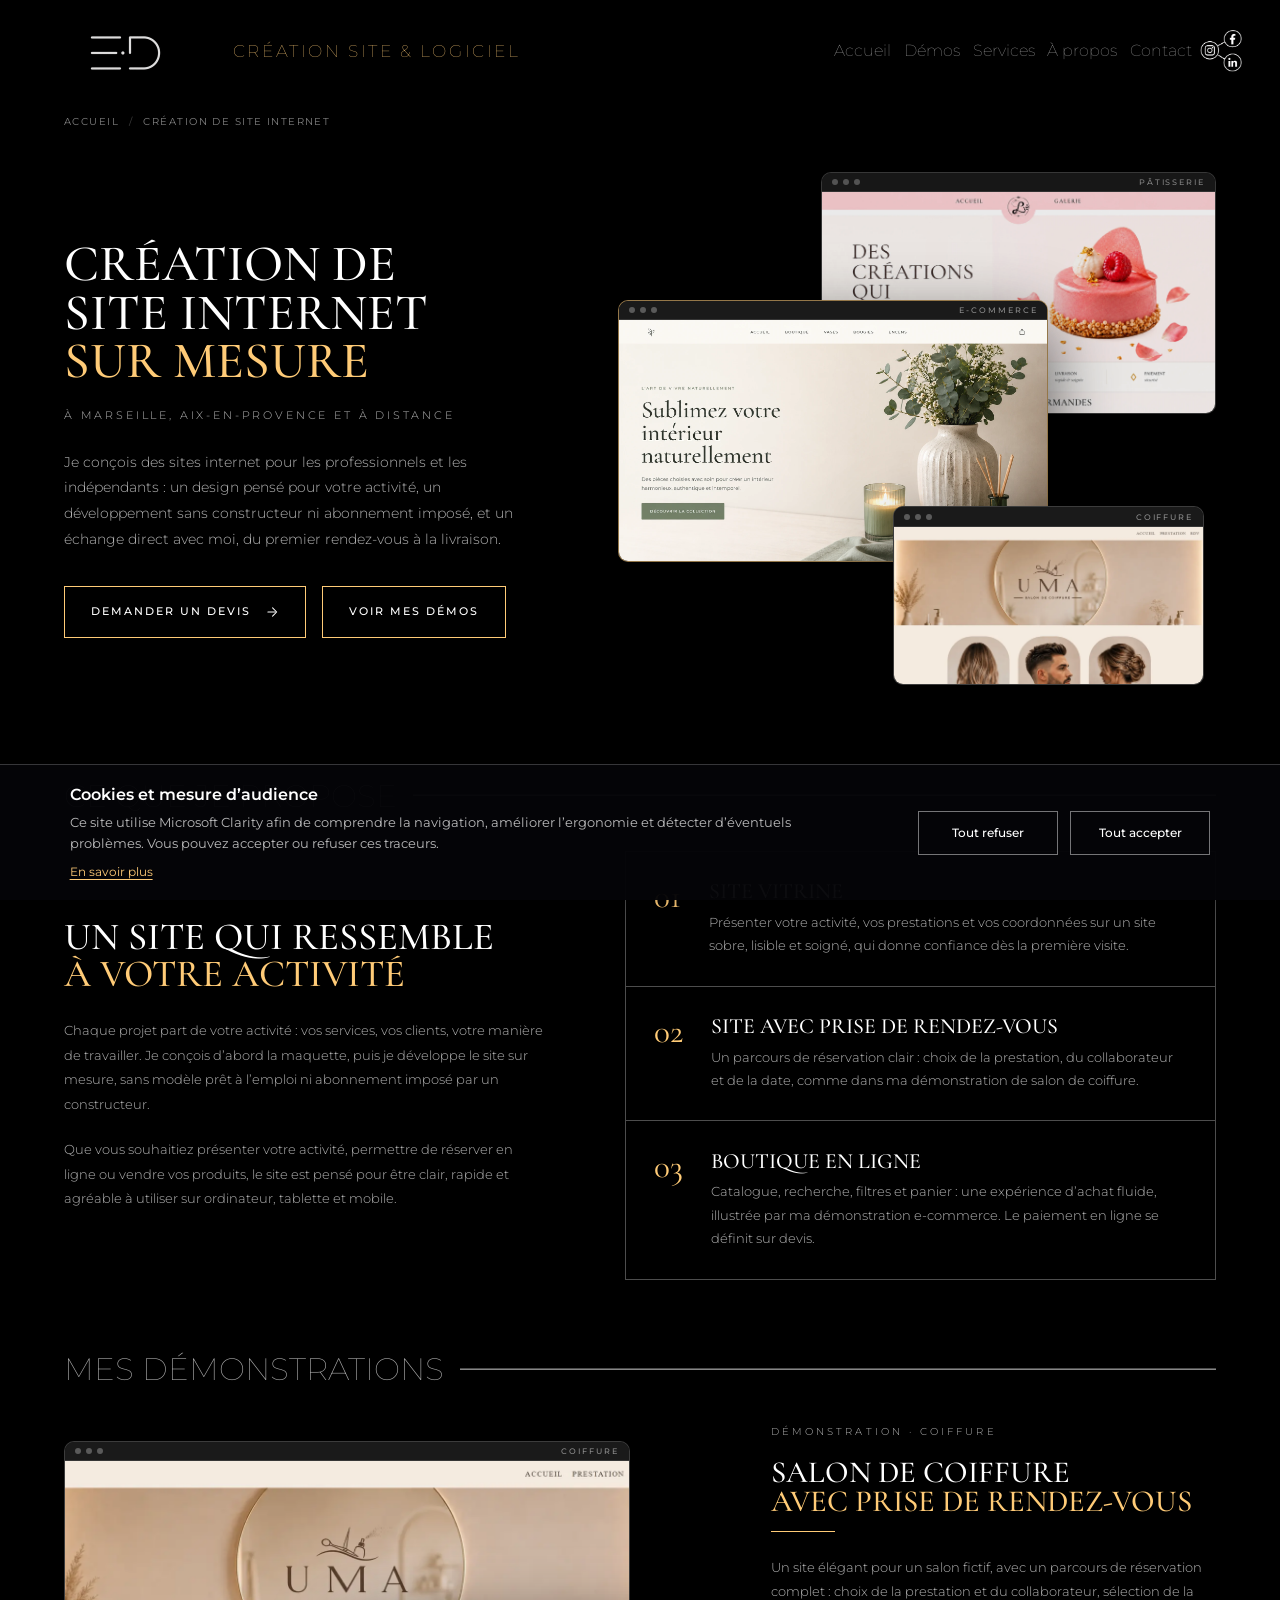
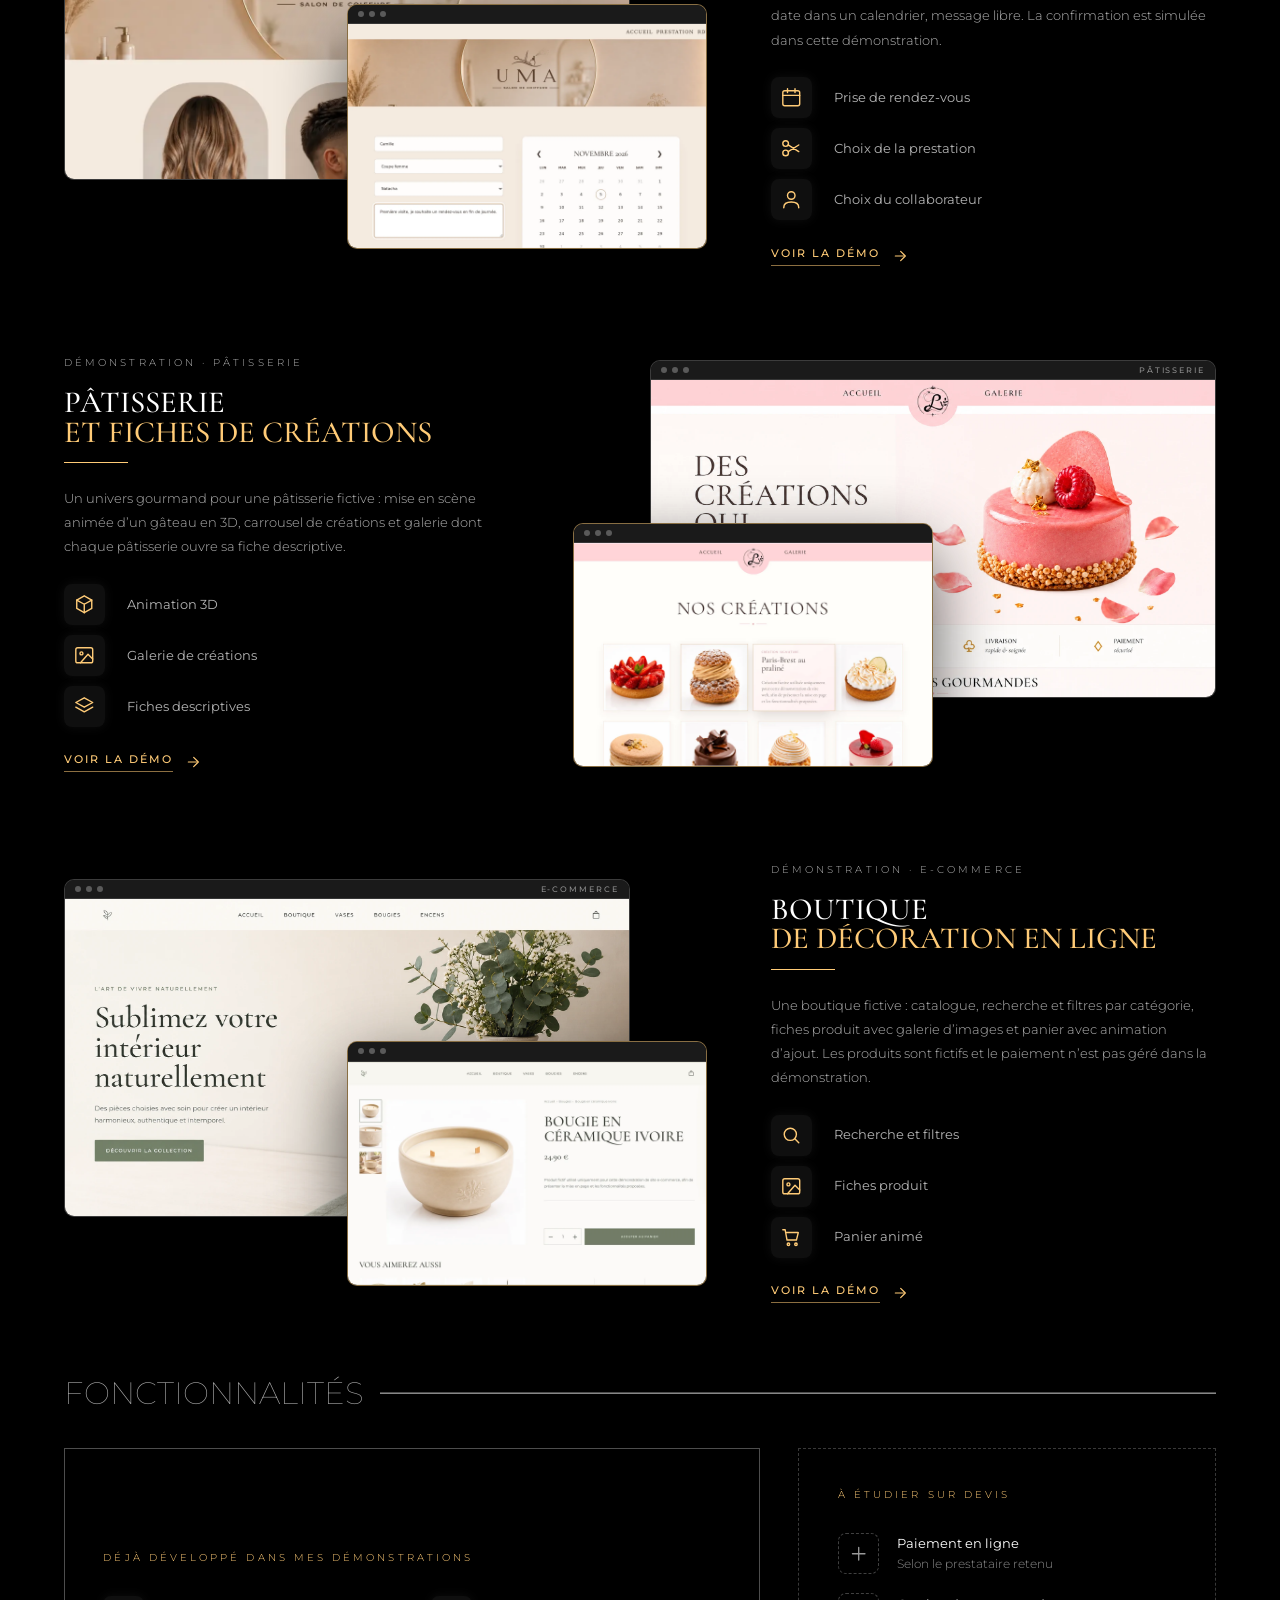
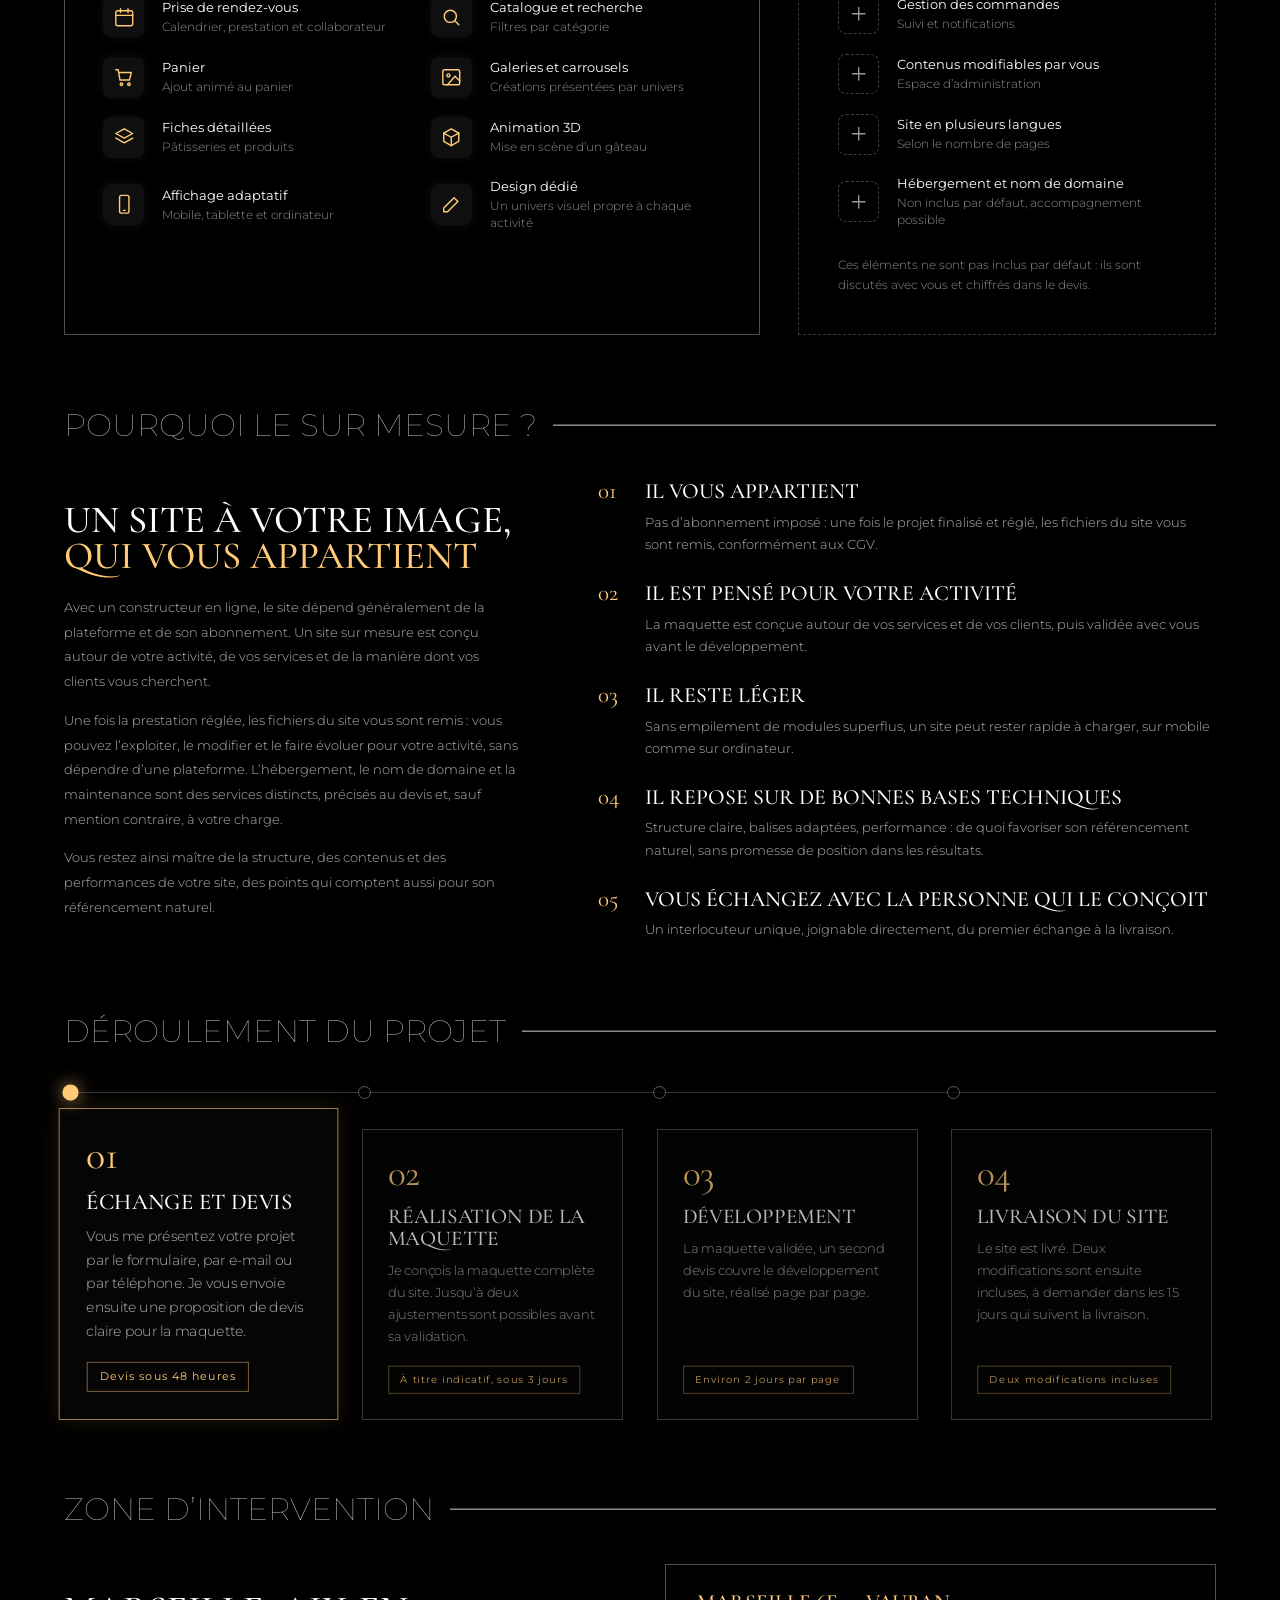
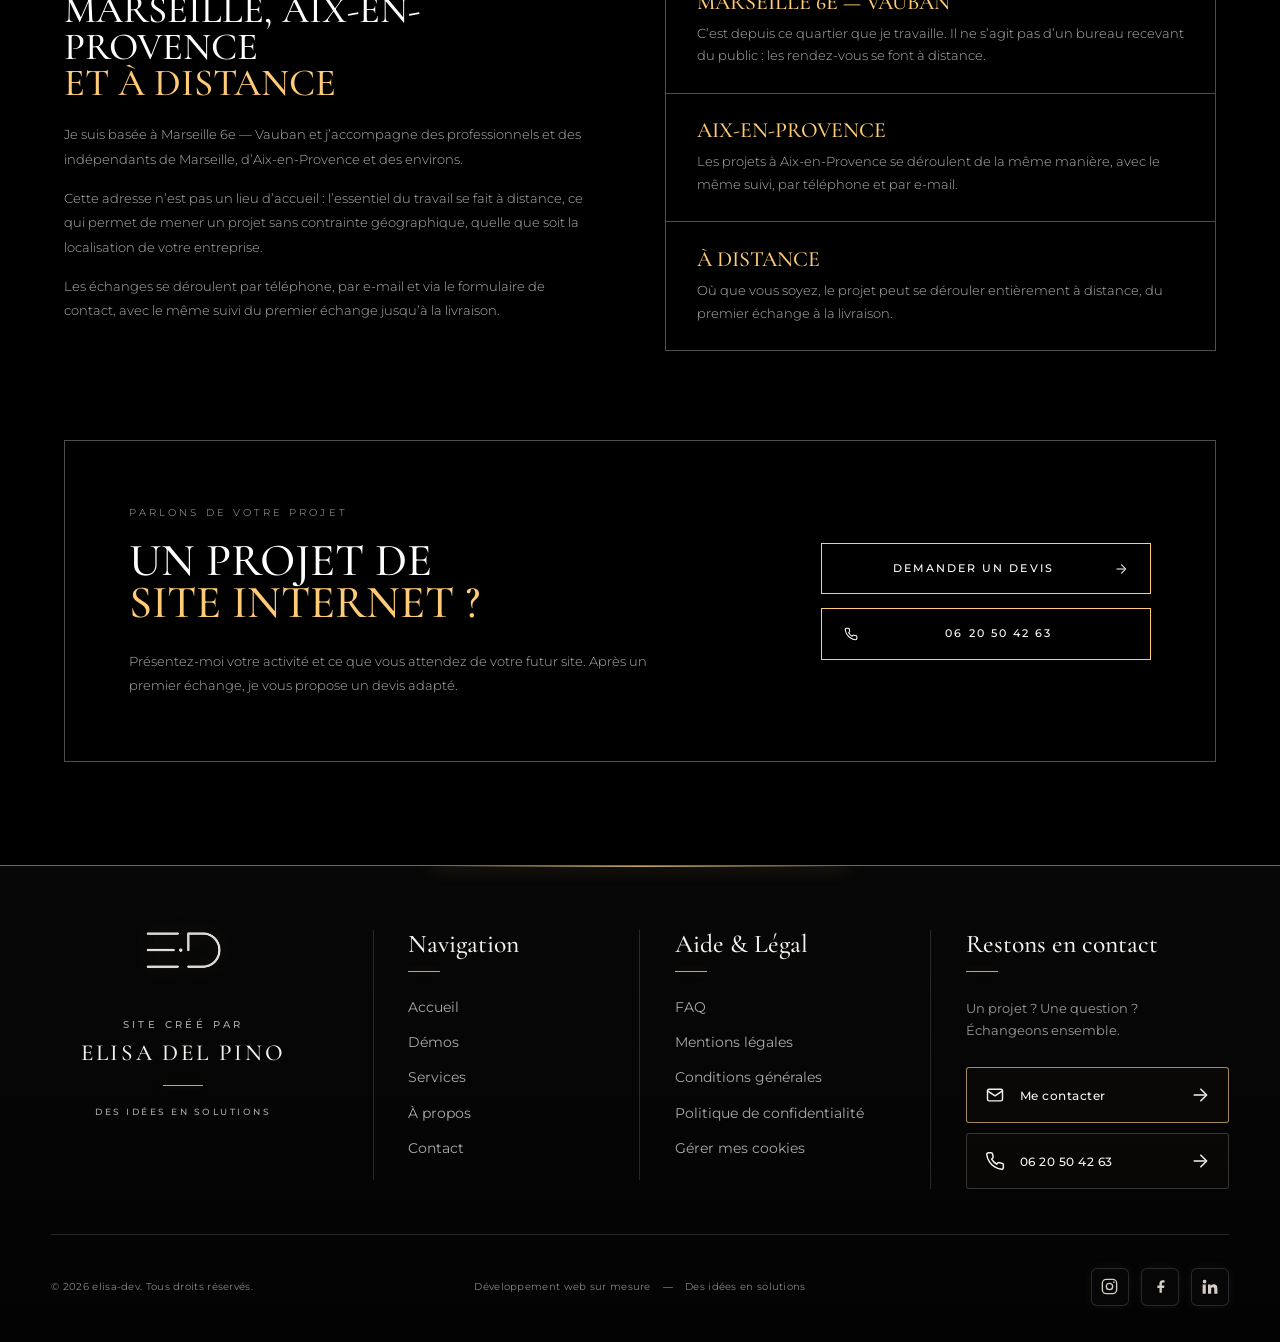
<file: creation-site-internet-marseille.html>
<!doctype html>
<html lang="fr">
  <head>
    <meta charset="UTF-8" />
    <meta name="viewport" content="width=device-width,initial-scale=1.0" />

    <title>Création de site internet sur mesure à Marseille | Elisa-Dev</title>

    <meta
      name="description"
      content="Création de sites internet sur mesure à Marseille, Aix-en-Provence et à distance : site vitrine, prise de rendez-vous, boutique en ligne. Devis après échange."
    />

    <meta
      name="robots"
      content="index,follow,max-image-preview:large,max-snippet:-1,max-video-preview:-1"
    />

    <link
      rel="canonical"
      href="https://www.elisa-dev.fr/creation-site-internet-marseille"
    />

    <meta property="og:type" content="website" />
    <meta property="og:locale" content="fr_FR" />
    <meta property="og:site_name" content="Elisa-Dev" />
    <meta
      property="og:title"
      content="Création de site internet sur mesure à Marseille | Elisa-Dev"
    />
    <meta
      property="og:description"
      content="Sites vitrines, prise de rendez-vous, boutiques en ligne : des sites internet sur mesure, sans abonnement imposé."
    />
    <meta
      property="og:url"
      content="https://www.elisa-dev.fr/creation-site-internet-marseille"
    />
    <meta
      property="og:image"
      content="https://www.elisa-dev.fr/img/og-elisa-dev.jpg"
    />
    <meta property="og:image:type" content="image/jpeg" />
    <meta property="og:image:width" content="1200" />
    <meta property="og:image:height" content="630" />
    <meta
      property="og:image:alt"
      content="Elisa-Dev — Solutions digitales pour votre activité"
    />

    <meta name="twitter:card" content="summary_large_image" />
    <meta
      name="twitter:title"
      content="Création de site internet sur mesure à Marseille | Elisa-Dev"
    />
    <meta
      name="twitter:description"
      content="Sites vitrines, prise de rendez-vous, boutiques en ligne : des sites internet sur mesure, sans abonnement imposé."
    />
    <meta
      name="twitter:image"
      content="https://www.elisa-dev.fr/img/og-elisa-dev.jpg"
    />

    <link rel="icon" type="image/png" href="./img/faviconB.png" />

    <link
      rel="icon"
      type="image/png"
      href="./img/faviconB.png"
      media="(prefers-color-scheme: light)"
    />

    <link
      rel="icon"
      type="image/png"
      href="./img/faviconW.png"
      media="(prefers-color-scheme: dark)"
    />

    <link rel="apple-touch-icon" href="./img/apple-touch-icon.png" />

    <link rel="manifest" href="./manifest.webmanifest" />

    <meta name="theme-color" content="#000000" />

    <link rel="preconnect" href="https://fonts.googleapis.com" />
    <link rel="preconnect" href="https://fonts.gstatic.com" crossorigin />
    <link
      href="https://fonts.googleapis.com/css2?family=Cormorant+Garamond:wght@400;500;600&family=Montserrat:wght@100;300;400;500;600;700&display=swap"
      rel="stylesheet"
    />

    <link rel="stylesheet" href="./css/styles.css" />
    <link rel="stylesheet" href="./css/headerFooterLegal.css" />
    <link rel="stylesheet" href="./css/demo.css" />
    <link rel="stylesheet" href="./css/faq.css" />
    <link rel="stylesheet" href="./css/creationSite.css" />
    <link rel="stylesheet" href="./css/cookieConsent.css" />

    <script type="application/ld+json">
      {
        "@context": "https://schema.org",
        "@graph": [
          {
            "@type": "Service",
            "@id": "https://www.elisa-dev.fr/creation-site-internet-marseille#service",
            "name": "Création de site internet sur mesure",
            "serviceType": "Création de site internet",
            "provider": { "@id": "https://www.elisa-dev.fr/#person" },
            "areaServed": [
              { "@type": "City", "name": "Marseille" },
              { "@type": "City", "name": "Aix-en-Provence" }
            ],
            "description": "Création de sites internet sur mesure : site vitrine, prise de rendez-vous, boutique en ligne. Devis après échange."
          },
          {
            "@type": "BreadcrumbList",
            "itemListElement": [
              {
                "@type": "ListItem",
                "position": 1,
                "name": "Accueil",
                "item": "https://www.elisa-dev.fr/"
              },
              {
                "@type": "ListItem",
                "position": 2,
                "name": "Création de site internet",
                "item": "https://www.elisa-dev.fr/creation-site-internet-marseille"
              }
            ]
          }
        ]
      }
    </script>
  </head>

  <body id="top" class="svc-body">
    <div id="overlay__menu__mobile"></div>

    <svg width="0" height="0" style="position:absolute" aria-hidden="true">
      <defs>
        <symbol id="i-calendar" viewBox="0 0 24 24"><g fill="none" stroke="currentColor" stroke-width="1.5" stroke-linecap="round" stroke-linejoin="round"><rect x="3" y="5" width="18" height="16" rx="2"/><path d="M16 3v4M8 3v4M3 10h18"/></g></symbol>
        <symbol id="i-scissors" viewBox="0 0 24 24"><g fill="none" stroke="currentColor" stroke-width="1.5" stroke-linecap="round" stroke-linejoin="round"><circle cx="6" cy="7" r="3"/><circle cx="6" cy="17" r="3"/><path d="m8.7 8.4 11.3 7.1M8.7 15.6 20 8.5"/></g></symbol>
        <symbol id="i-user" viewBox="0 0 24 24"><g fill="none" stroke="currentColor" stroke-width="1.5" stroke-linecap="round" stroke-linejoin="round"><circle cx="12" cy="8" r="4"/><path d="M4 21c0-4 3.6-6 8-6s8 2 8 6"/></g></symbol>
        <symbol id="i-message" viewBox="0 0 24 24"><g fill="none" stroke="currentColor" stroke-width="1.5" stroke-linecap="round" stroke-linejoin="round"><path d="M4 5h16v11H9l-5 4z"/></g></symbol>
        <symbol id="i-check" viewBox="0 0 24 24"><g fill="none" stroke="currentColor" stroke-width="1.6" stroke-linecap="round" stroke-linejoin="round"><path d="m5 12.5 4.2 4L19 7"/></g></symbol>
        <symbol id="i-plus" viewBox="0 0 24 24"><g fill="none" stroke="currentColor" stroke-width="1.5" stroke-linecap="round"><path d="M12 5v14M5 12h14"/></g></symbol>
        <symbol id="i-cube" viewBox="0 0 24 24"><g fill="none" stroke="currentColor" stroke-width="1.5" stroke-linecap="round" stroke-linejoin="round"><path d="m12 3 8 4.5v9L12 21l-8-4.5v-9z"/><path d="m4 7.5 8 4.5 8-4.5M12 12v9"/></g></symbol>
        <symbol id="i-image" viewBox="0 0 24 24"><g fill="none" stroke="currentColor" stroke-width="1.5" stroke-linecap="round" stroke-linejoin="round"><rect x="3" y="4" width="18" height="16" rx="2"/><circle cx="9" cy="10" r="1.6"/><path d="m21 16-5-5-8 9"/></g></symbol>
        <symbol id="i-cart" viewBox="0 0 24 24"><g fill="none" stroke="currentColor" stroke-width="1.5" stroke-linecap="round" stroke-linejoin="round"><path d="M3 4h2.5l2 11h10l2-8H7"/><circle cx="9" cy="19.5" r="1.3"/><circle cx="17" cy="19.5" r="1.3"/></g></symbol>
        <symbol id="i-search" viewBox="0 0 24 24"><g fill="none" stroke="currentColor" stroke-width="1.5" stroke-linecap="round" stroke-linejoin="round"><circle cx="11" cy="11" r="6.5"/><path d="m20 20-4.2-4.2"/></g></symbol>
        <symbol id="i-phone" viewBox="0 0 24 24"><g fill="none" stroke="currentColor" stroke-width="1.5" stroke-linecap="round" stroke-linejoin="round"><rect x="7" y="2.5" width="10" height="19" rx="2"/><path d="M11 18.5h2"/></g></symbol>
        <symbol id="i-mail" viewBox="0 0 24 24"><g fill="none" stroke="currentColor" stroke-width="1.5" stroke-linecap="round" stroke-linejoin="round"><rect x="3" y="5" width="18" height="14" rx="2"/><path d="m3.5 7 8.5 6 8.5-6"/></g></symbol>
        <symbol id="i-card" viewBox="0 0 24 24"><g fill="none" stroke="currentColor" stroke-width="1.5" stroke-linecap="round" stroke-linejoin="round"><rect x="3" y="6" width="18" height="12" rx="2"/><path d="M3 10h18"/></g></symbol>
        <symbol id="i-edit" viewBox="0 0 24 24"><g fill="none" stroke="currentColor" stroke-width="1.5" stroke-linecap="round" stroke-linejoin="round"><path d="M4 20h4L19 9l-4-4L4 16z"/></g></symbol>
        <symbol id="i-globe" viewBox="0 0 24 24"><g fill="none" stroke="currentColor" stroke-width="1.5" stroke-linecap="round" stroke-linejoin="round"><circle cx="12" cy="12" r="9"/><path d="M3 12h18M12 3c3 3 3 15 0 18M12 3c-3 3-3 15 0 18"/></g></symbol>
        <symbol id="i-link" viewBox="0 0 24 24"><g fill="none" stroke="currentColor" stroke-width="1.5" stroke-linecap="round" stroke-linejoin="round"><path d="M10 14a4 4 0 0 0 5.7 0l3-3a4 4 0 0 0-5.7-5.7l-1 1M14 10a4 4 0 0 0-5.7 0l-3 3A4 4 0 0 0 11 18.7l1-1"/></g></symbol>
      <symbol id="i-layers" viewBox="0 0 24 24"><g fill="none" stroke="currentColor" stroke-width="1.5" stroke-linecap="round" stroke-linejoin="round"><path d="m12 3 9 5-9 5-9-5z"/><path d="m3 13 9 5 9-5"/></g></symbol>
      </defs>
    </svg>

    <header id="legal-header"></header>

    <main class="svc-page">
      <nav class="svc-breadcrumb" aria-label="Fil d’Ariane">
        <ol>
          <li><a href="/">Accueil</a></li>
          <li aria-current="page">Création de site internet</li>
        </ol>
      </nav>

      <section class="svc-hero" aria-labelledby="svc-h1">
        <div class="svc-hero__copy">
          <h1 id="svc-h1" class="svc-hero__title">
            <span>Création de site internet</span>
            <span>sur mesure</span>
            <small>à Marseille, Aix-en-Provence et à distance</small>
          </h1>

          <p class="svc-hero__lead">
            Je conçois des sites internet pour les professionnels et les
            indépendants : un design pensé pour votre activité, un
            développement sans constructeur ni abonnement imposé, et un
            échange direct avec moi, du premier rendez-vous à la livraison.
          </p>

          <div class="svc-actions">
            <a href="/#contact" class="shared-button shared-button--arrow"><span>DEMANDER UN DEVIS</span><svg viewBox="0 0 24 24" fill="none" stroke="currentColor" stroke-width="1.8" stroke-linecap="round" stroke-linejoin="round" aria-hidden="true"><use href="/img/icons.svg#arrow-right"></use></svg></a>
            <a href="/#demos" class="shared-button"><span>VOIR MES DÉMOS</span></a>
          </div>
        </div>

        <div class="svc-hero__visual">
          <figure class="svc-win svc-win--h1"><div class="svc-win__bar"><i></i><i></i><i></i><b>PÂTISSERIE</b></div><img src="./img/sitePatisserie.webp" alt="Démonstration d’un site de pâtisserie : page d’accueil avec gâteau mis en scène" width="1672" height="941" fetchpriority="high" /></figure>
          <figure class="svc-win svc-win--h2"><div class="svc-win__bar"><i></i><i></i><i></i><b>E-COMMERCE</b></div><img src="./img/siteDeco.webp" alt="Démonstration d’un site e-commerce de décoration : page d’accueil" width="1672" height="941" fetchpriority="high" /></figure>
          <figure class="svc-win svc-win--h3"><div class="svc-win__bar"><i></i><i></i><i></i><b>COIFFURE</b></div><img src="./img/siteCoiffure.webp" alt="Démonstration d’un site de salon de coiffure : page d’accueil" width="1280" height="650" /></figure>
        </div>
      </section>

      <section class="section-with-title svc-sec reveal" id="prestations" aria-labelledby="h-propose">
        <div class="section-title"><h2 class="h2__demo" id="h-propose">CE QUE JE PROPOSE</h2></div>
        <div class="svc-split">
          <div class="svc-split__lead">
            <h3 class="shared-h3"><span>Un site qui ressemble</span> <span>à votre activité</span></h3>
            <p>Chaque projet part de votre activité : vos services, vos clients, votre manière de travailler. Je conçois d’abord la maquette, puis je développe le site sur mesure, sans modèle prêt à l’emploi ni abonnement imposé par un constructeur.</p>
            <p>Que vous souhaitiez présenter votre activité, permettre de réserver en ligne ou vendre vos produits, le site est pensé pour être clair, rapide et agréable à utiliser sur ordinateur, tablette et mobile.</p>
          </div>
          <ol class="svc-offers">
            <li class="svc-offer"><span class="svc-offer__n">01</span><div><h3>Site vitrine</h3><p>Présenter votre activité, vos prestations et vos coordonnées sur un site sobre, lisible et soigné, qui donne confiance dès la première visite.</p></div></li>
            <li class="svc-offer"><span class="svc-offer__n">02</span><div><h3>Site avec prise de rendez-vous</h3><p>Un parcours de réservation clair : choix de la prestation, du collaborateur et de la date, comme dans ma démonstration de salon de coiffure.</p></div></li>
            <li class="svc-offer"><span class="svc-offer__n">03</span><div><h3>Boutique en ligne</h3><p>Catalogue, recherche, filtres et panier : une expérience d’achat fluide, illustrée par ma démonstration e-commerce. Le paiement en ligne se définit sur devis.</p></div></li>
          </ol>
        </div>
      </section>

      <section class="section-with-title svc-sec" id="demos" aria-labelledby="h-demos">
        <div class="section-title"><h2 class="h2__demo" id="h-demos">MES DÉMONSTRATIONS</h2></div>
        
        <article class="svc-demo reveal">
          <div class="svc-demo__visual">
            <figure class="svc-win svc-win--main"><div class="svc-win__bar"><i></i><i></i><i></i><b>COIFFURE</b></div><img src="./img/siteCoiffure.webp" alt="Démonstration salon de coiffure : page d’accueil" width="1280" height="941" loading="lazy" /></figure>
            <figure class="svc-win svc-win--sec"><div class="svc-win__bar"><i></i><i></i><i></i></div><img src="./img/siteCoiffureRdv.webp" alt="Démonstration salon de coiffure : formulaire de rendez-vous avec calendrier" width="1600" height="956" loading="lazy" /></figure>
          </div>
          <div class="svc-demo__text">
            <p class="svc-label">DÉMONSTRATION · COIFFURE</p>
            <h3 class="shared-h3 svc-demo__title"><span>Salon de coiffure</span> <span>avec prise de rendez-vous</span></h3>
            <p class="svc-demo__desc">Un site élégant pour un salon fictif, avec un parcours de réservation complet : choix de la prestation et du collaborateur, sélection de la date dans un calendrier, message libre. La confirmation est simulée dans cette démonstration.</p>
            <div class="svc-demo__features"><div class="websites-showcase__feature"><div class="shared-icon"><svg viewBox="0 0 24 24" aria-hidden="true"><use href="#i-calendar"/></svg></div><span class="websites-showcase__feature-label">Prise de rendez-vous</span></div><div class="websites-showcase__feature"><div class="shared-icon"><svg viewBox="0 0 24 24" aria-hidden="true"><use href="#i-scissors"/></svg></div><span class="websites-showcase__feature-label">Choix de la prestation</span></div><div class="websites-showcase__feature"><div class="shared-icon"><svg viewBox="0 0 24 24" aria-hidden="true"><use href="#i-user"/></svg></div><span class="websites-showcase__feature-label">Choix du collaborateur</span></div></div>
            <a class="svc-demolink" href="/?demo=coiffure#demos" data-demo="coiffure"><span>Voir la démo</span><svg viewBox="0 0 24 24" fill="none" stroke="currentColor" stroke-width="1.8" stroke-linecap="round" stroke-linejoin="round" aria-hidden="true"><use href="/img/icons.svg#arrow-right"></use></svg><span class="visually-hidden"> du salon de coiffure</span></a>
          </div>
        </article>
        
        <article class="svc-demo svc-demo--reverse reveal">
          <div class="svc-demo__visual">
            <figure class="svc-win svc-win--main"><div class="svc-win__bar"><i></i><i></i><i></i><b>PÂTISSERIE</b></div><img src="./img/sitePatisserie.webp" alt="Démonstration pâtisserie : page d’accueil avec gâteau mis en scène" width="1672" height="941" loading="lazy" /></figure>
            <figure class="svc-win svc-win--sec"><div class="svc-win__bar"><i></i><i></i><i></i></div><img src="./img/sitePatisserieFiche.webp" alt="Démonstration pâtisserie : galerie de créations avec la fiche descriptive d’une pâtisserie ouverte" width="1600" height="956" loading="lazy" /></figure>
          </div>
          <div class="svc-demo__text">
            <p class="svc-label">DÉMONSTRATION · PÂTISSERIE</p>
            <h3 class="shared-h3 svc-demo__title"><span>Pâtisserie</span> <span>et fiches de créations</span></h3>
            <p class="svc-demo__desc">Un univers gourmand pour une pâtisserie fictive : mise en scène animée d’un gâteau en 3D, carrousel de créations et galerie dont chaque pâtisserie ouvre sa fiche descriptive.</p>
            <div class="svc-demo__features"><div class="websites-showcase__feature"><div class="shared-icon"><svg viewBox="0 0 24 24" aria-hidden="true"><use href="#i-cube"/></svg></div><span class="websites-showcase__feature-label">Animation 3D</span></div><div class="websites-showcase__feature"><div class="shared-icon"><svg viewBox="0 0 24 24" aria-hidden="true"><use href="#i-image"/></svg></div><span class="websites-showcase__feature-label">Galerie de créations</span></div><div class="websites-showcase__feature"><div class="shared-icon"><svg viewBox="0 0 24 24" aria-hidden="true"><use href="#i-layers"/></svg></div><span class="websites-showcase__feature-label">Fiches descriptives</span></div></div>
            <a class="svc-demolink" href="/?demo=patisserie#demos" data-demo="patisserie"><span>Voir la démo</span><svg viewBox="0 0 24 24" fill="none" stroke="currentColor" stroke-width="1.8" stroke-linecap="round" stroke-linejoin="round" aria-hidden="true"><use href="/img/icons.svg#arrow-right"></use></svg><span class="visually-hidden"> de la pâtisserie</span></a>
          </div>
        </article>
        
        <article class="svc-demo reveal">
          <div class="svc-demo__visual">
            <figure class="svc-win svc-win--main"><div class="svc-win__bar"><i></i><i></i><i></i><b>E-COMMERCE</b></div><img src="./img/siteDeco.webp" alt="Démonstration e-commerce de décoration : page d’accueil" width="1672" height="941" loading="lazy" /></figure>
            <figure class="svc-win svc-win--sec"><div class="svc-win__bar"><i></i><i></i><i></i></div><img src="./img/siteDecoProduit.webp" alt="Démonstration e-commerce : fiche produit avec galerie d’images et bouton d’ajout au panier" width="1600" height="956" loading="lazy" /></figure>
          </div>
          <div class="svc-demo__text">
            <p class="svc-label">DÉMONSTRATION · E-COMMERCE</p>
            <h3 class="shared-h3 svc-demo__title"><span>Boutique</span> <span>de décoration en ligne</span></h3>
            <p class="svc-demo__desc">Une boutique fictive : catalogue, recherche et filtres par catégorie, fiches produit avec galerie d’images et panier avec animation d’ajout. Les produits sont fictifs et le paiement n’est pas géré dans la démonstration.</p>
            <div class="svc-demo__features"><div class="websites-showcase__feature"><div class="shared-icon"><svg viewBox="0 0 24 24" aria-hidden="true"><use href="#i-search"/></svg></div><span class="websites-showcase__feature-label">Recherche et filtres</span></div><div class="websites-showcase__feature"><div class="shared-icon"><svg viewBox="0 0 24 24" aria-hidden="true"><use href="#i-image"/></svg></div><span class="websites-showcase__feature-label">Fiches produit</span></div><div class="websites-showcase__feature"><div class="shared-icon"><svg viewBox="0 0 24 24" aria-hidden="true"><use href="#i-cart"/></svg></div><span class="websites-showcase__feature-label">Panier animé</span></div></div>
            <a class="svc-demolink" href="/?demo=e-commerce#demos" data-demo="e-commerce"><span>Voir la démo</span><svg viewBox="0 0 24 24" fill="none" stroke="currentColor" stroke-width="1.8" stroke-linecap="round" stroke-linejoin="round" aria-hidden="true"><use href="/img/icons.svg#arrow-right"></use></svg><span class="visually-hidden"> de la boutique</span></a>
          </div>
        </article>
      </section>

      <section class="section-with-title svc-sec reveal" id="fonctionnalites" aria-labelledby="h-fonc">
        <div class="section-title"><h2 class="h2__demo" id="h-fonc">FONCTIONNALITÉS</h2></div>
        <div class="svc-features">
          <div class="svc-features__col svc-features__col--done">
            <p class="svc-label svc-label--gold">DÉJÀ DÉVELOPPÉ DANS MES DÉMONSTRATIONS</p>
            <ul>
              <li><div class="shared-icon"><svg viewBox="0 0 24 24" aria-hidden="true"><use href="#i-calendar"/></svg></div><div><strong>Prise de rendez-vous</strong><span>Calendrier, prestation et collaborateur</span></div></li>
              <li><div class="shared-icon"><svg viewBox="0 0 24 24" aria-hidden="true"><use href="#i-search"/></svg></div><div><strong>Catalogue et recherche</strong><span>Filtres par catégorie</span></div></li>
              <li><div class="shared-icon"><svg viewBox="0 0 24 24" aria-hidden="true"><use href="#i-cart"/></svg></div><div><strong>Panier</strong><span>Ajout animé au panier</span></div></li>
              <li><div class="shared-icon"><svg viewBox="0 0 24 24" aria-hidden="true"><use href="#i-image"/></svg></div><div><strong>Galeries et carrousels</strong><span>Créations présentées par univers</span></div></li>
              <li><div class="shared-icon"><svg viewBox="0 0 24 24" aria-hidden="true"><use href="#i-layers"/></svg></div><div><strong>Fiches détaillées</strong><span>Pâtisseries et produits</span></div></li>
              <li><div class="shared-icon"><svg viewBox="0 0 24 24" aria-hidden="true"><use href="#i-cube"/></svg></div><div><strong>Animation 3D</strong><span>Mise en scène d’un gâteau</span></div></li>
              <li><div class="shared-icon"><svg viewBox="0 0 24 24" aria-hidden="true"><use href="#i-phone"/></svg></div><div><strong>Affichage adaptatif</strong><span>Mobile, tablette et ordinateur</span></div></li>
              <li><div class="shared-icon"><svg viewBox="0 0 24 24" aria-hidden="true"><use href="#i-edit"/></svg></div><div><strong>Design dédié</strong><span>Un univers visuel propre à chaque activité</span></div></li>
            </ul>
          </div>
          <div class="svc-features__col svc-features__col--quote">
            <p class="svc-label svc-label--gold">À ÉTUDIER SUR DEVIS</p>
            <ul>
              <li><div class="shared-icon"><svg viewBox="0 0 24 24" aria-hidden="true"><use href="#i-plus"/></svg></div><div><strong>Paiement en ligne</strong><span>Selon le prestataire retenu</span></div></li>
              <li><div class="shared-icon"><svg viewBox="0 0 24 24" aria-hidden="true"><use href="#i-plus"/></svg></div><div><strong>Gestion des commandes</strong><span>Suivi et notifications</span></div></li>
              <li><div class="shared-icon"><svg viewBox="0 0 24 24" aria-hidden="true"><use href="#i-plus"/></svg></div><div><strong>Contenus modifiables par vous</strong><span>Espace d’administration</span></div></li>
              <li><div class="shared-icon"><svg viewBox="0 0 24 24" aria-hidden="true"><use href="#i-plus"/></svg></div><div><strong>Site en plusieurs langues</strong><span>Selon le nombre de pages</span></div></li>
              <li><div class="shared-icon"><svg viewBox="0 0 24 24" aria-hidden="true"><use href="#i-plus"/></svg></div><div><strong>Hébergement et nom de domaine</strong><span>Non inclus par défaut, accompagnement possible</span></div></li>
            </ul>
            <p class="svc-features__note">Ces éléments ne sont pas inclus par défaut : ils sont discutés avec vous et chiffrés dans le devis.</p>
          </div>
        </div>
      </section>

      <section class="section-with-title svc-sec reveal" id="sur-mesure" aria-labelledby="h-mesure">
        <div class="section-title"><h2 class="h2__demo" id="h-mesure">POURQUOI LE SUR MESURE ?</h2></div>
        <div class="svc-why">
          <div class="svc-why__lead">
            <h3 class="shared-h3"><span>Un site à votre image,</span> <span>qui vous appartient</span></h3>
            <p>Avec un constructeur en ligne, le site dépend généralement de la plateforme et de son abonnement. Un site sur mesure est conçu autour de votre activité, de vos services et de la manière dont vos clients vous cherchent.</p>
            <p>Une fois la prestation réglée, les fichiers du site vous sont remis : vous pouvez l’exploiter, le modifier et le faire évoluer pour votre activité, sans dépendre d’une plateforme. L’hébergement, le nom de domaine et la maintenance sont des services distincts, précisés au devis et, sauf mention contraire, à votre charge.</p>
            <p>Vous restez ainsi maître de la structure, des contenus et des performances de votre site, des points qui comptent aussi pour son référencement naturel.</p>
          </div>
          <ol class="svc-why__list">
            <li><span>01</span><div><h3>Il vous appartient</h3><p>Pas d’abonnement imposé : une fois le projet finalisé et réglé, les fichiers du site vous sont remis, conformément aux CGV.</p></div></li>
            <li><span>02</span><div><h3>Il est pensé pour votre activité</h3><p>La maquette est conçue autour de vos services et de vos clients, puis validée avec vous avant le développement.</p></div></li>
            <li><span>03</span><div><h3>Il reste léger</h3><p>Sans empilement de modules superflus, un site peut rester rapide à charger, sur mobile comme sur ordinateur.</p></div></li>
            <li><span>04</span><div><h3>Il repose sur de bonnes bases techniques</h3><p>Structure claire, balises adaptées, performance : de quoi favoriser son référencement naturel, sans promesse de position dans les résultats.</p></div></li>
            <li><span>05</span><div><h3>Vous échangez avec la personne qui le conçoit</h3><p>Un interlocuteur unique, joignable directement, du premier échange à la livraison.</p></div></li>
          </ol>
        </div>
      </section>

      <section class="section-with-title svc-sec" id="methode" aria-labelledby="h-methode">
        <div class="section-title"><h2 class="h2__demo" id="h-methode">DÉROULEMENT DU PROJET</h2></div>
        <ol class="svc-steps" id="svcSteps">
          <li class="svc-step" tabindex="0"><span class="svc-step__marker" aria-hidden="true"></span><div class="svc-step__body"><span class="svc-step__n">01</span><h3>Échange et devis</h3><p>Vous me présentez votre projet par le formulaire, par e-mail ou par téléphone. Je vous envoie ensuite une proposition de devis claire pour la maquette.</p><span class="svc-step__tag">Devis sous 48 heures</span></div></li>
          <li class="svc-step" tabindex="0"><span class="svc-step__marker" aria-hidden="true"></span><div class="svc-step__body"><span class="svc-step__n">02</span><h3>Réalisation de la maquette</h3><p>Je conçois la maquette complète du site. Jusqu’à deux ajustements sont possibles avant sa validation.</p><span class="svc-step__tag">À titre indicatif, sous 3 jours</span></div></li>
          <li class="svc-step" tabindex="0"><span class="svc-step__marker" aria-hidden="true"></span><div class="svc-step__body"><span class="svc-step__n">03</span><h3>Développement</h3><p>La maquette validée, un second devis couvre le développement du site, réalisé page par page.</p><span class="svc-step__tag">Environ 2 jours par page</span></div></li>
          <li class="svc-step" tabindex="0"><span class="svc-step__marker" aria-hidden="true"></span><div class="svc-step__body"><span class="svc-step__n">04</span><h3>Livraison du site</h3><p>Le site est livré. Deux modifications sont ensuite incluses, à demander dans les 15 jours qui suivent la livraison.</p><span class="svc-step__tag">Deux modifications incluses</span></div></li>
        </ol>
      </section>

      <section class="section-with-title svc-sec reveal" id="zone" aria-labelledby="h-zone">
        <div class="section-title"><h2 class="h2__demo" id="h-zone">ZONE D’INTERVENTION</h2></div>
        <div class="svc-zone">
          <div class="svc-zone__lead">
            <h3 class="shared-h3"><span>Marseille, Aix-en-Provence</span> <span>et à distance</span></h3>
            <p>Je suis basée à Marseille 6e — Vauban et j’accompagne des professionnels et des indépendants de Marseille, d’Aix-en-Provence et des environs.</p>
            <p>Cette adresse n’est pas un lieu d’accueil : l’essentiel du travail se fait à distance, ce qui permet de mener un projet sans contrainte géographique, quelle que soit la localisation de votre entreprise.</p>
            <p>Les échanges se déroulent par téléphone, par e-mail et via le formulaire de contact, avec le même suivi du premier échange jusqu’à la livraison.</p>
          </div>
          <div class="svc-zone__cols">
            <div><h3>Marseille 6e — Vauban</h3><p>C’est depuis ce quartier que je travaille. Il ne s’agit pas d’un bureau recevant du public : les rendez-vous se font à distance.</p></div>
            <div><h3>Aix-en-Provence</h3><p>Les projets à Aix-en-Provence se déroulent de la même manière, avec le même suivi, par téléphone et par e-mail.</p></div>
            <div><h3>À distance</h3><p>Où que vous soyez, le projet peut se dérouler entièrement à distance, du premier échange à la livraison.</p></div>
          </div>
        </div>
      </section>

      <section class="svc-cta reveal" id="contact-cta" aria-labelledby="h-cta">
        <div class="svc-cta__text">
          <p class="svc-label">PARLONS DE VOTRE PROJET</p>
          <h2 id="h-cta"><span>Un projet de</span> <span>site internet ?</span></h2>
          <p>Présentez-moi votre activité et ce que vous attendez de votre futur site. Après un premier échange, je vous propose un devis adapté.</p>
        </div>
        <div class="svc-cta__actions">
          <a href="/#contact" class="shared-button shared-button--arrow"><span>DEMANDER UN DEVIS</span><svg viewBox="0 0 24 24" fill="none" stroke="currentColor" stroke-width="1.8" stroke-linecap="round" stroke-linejoin="round" aria-hidden="true"><use href="/img/icons.svg#arrow-right"></use></svg></a>
          <a href="tel:+33620504263" class="shared-button"><svg viewBox="0 0 24 24" fill="none" stroke="currentColor" stroke-width="1.8" stroke-linecap="round" stroke-linejoin="round" aria-hidden="true"><use href="/img/icons.svg#phone"></use></svg><span>06 20 50 42 63</span></a>
        </div>
      </section>
    </main>

    <footer id="legal-footer"></footer>

    <script src="./js/headerFooterLegal.js" defer></script>
    <script src="./js/creationSite.js" defer></script>

    <script src="./js/analytics.js"></script>

    <script src="./js/cookieConsent.js"></script>
  </body>
</html>
</file>
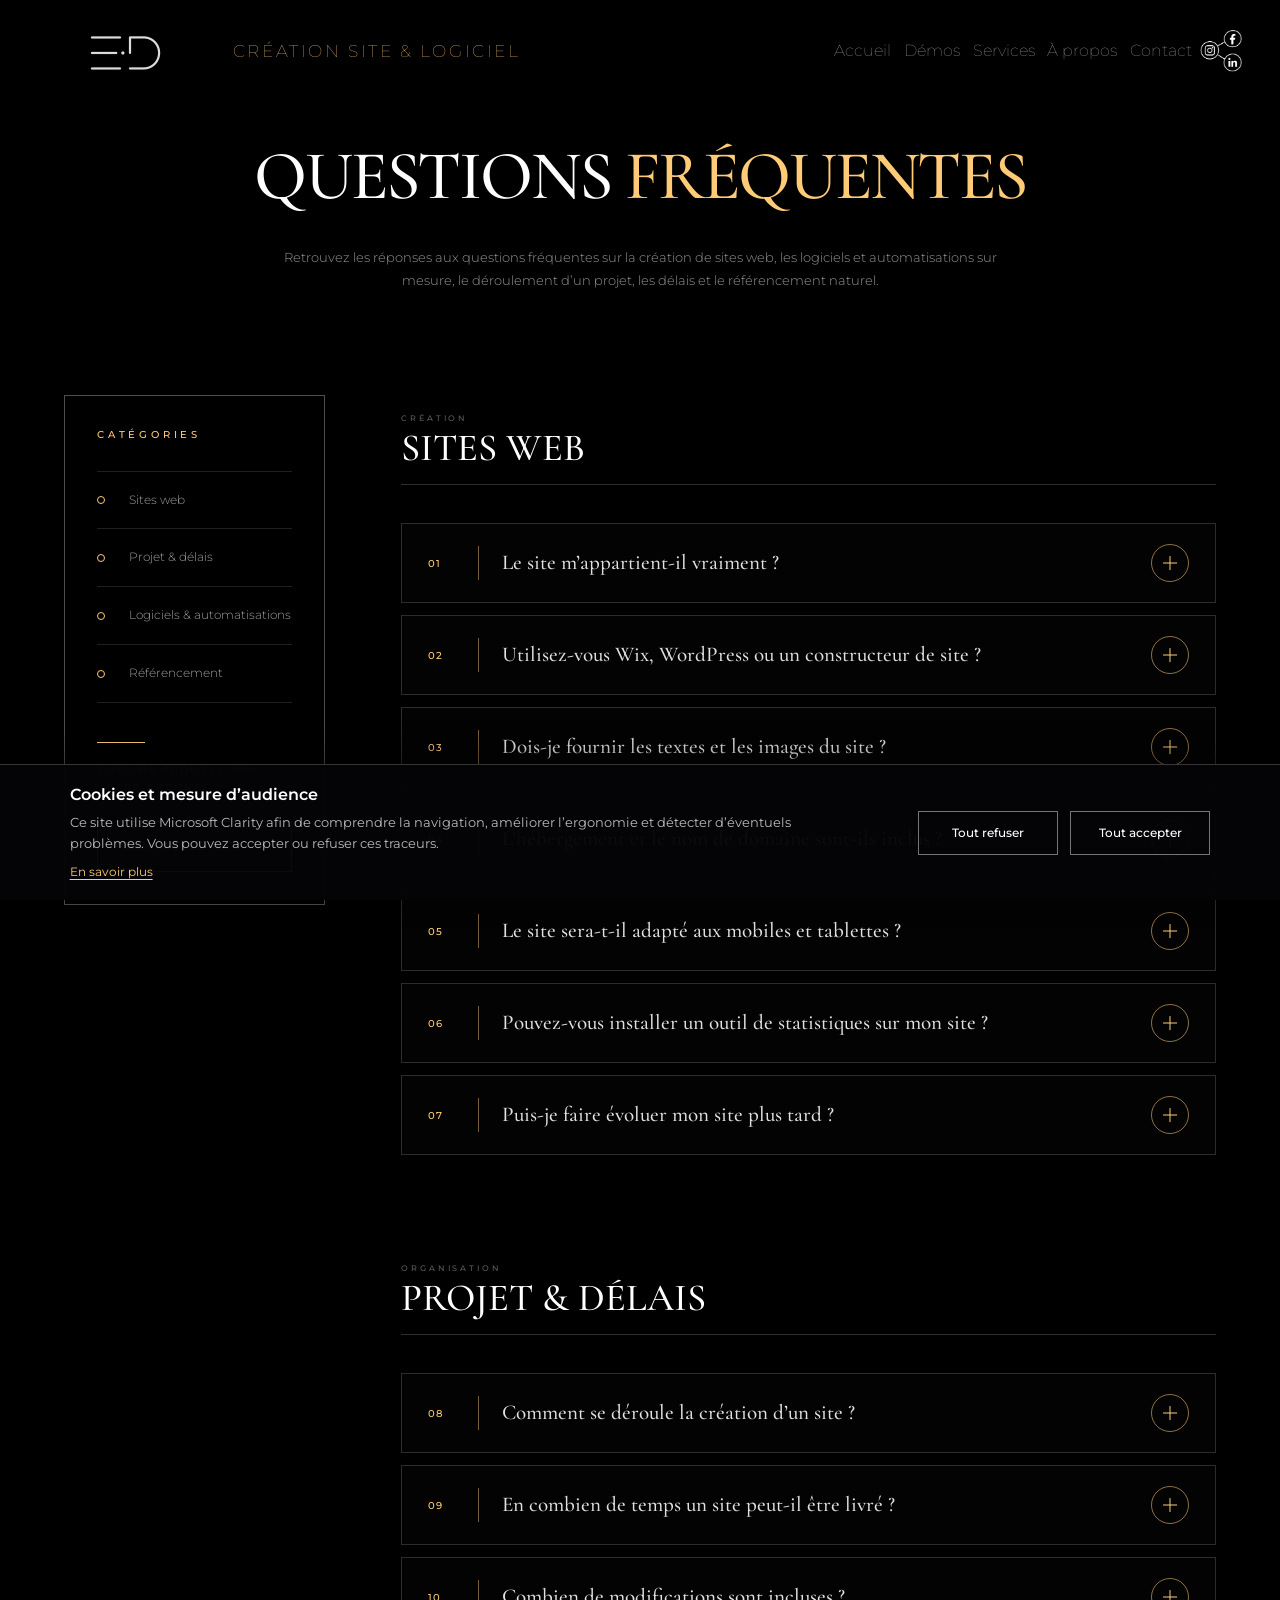
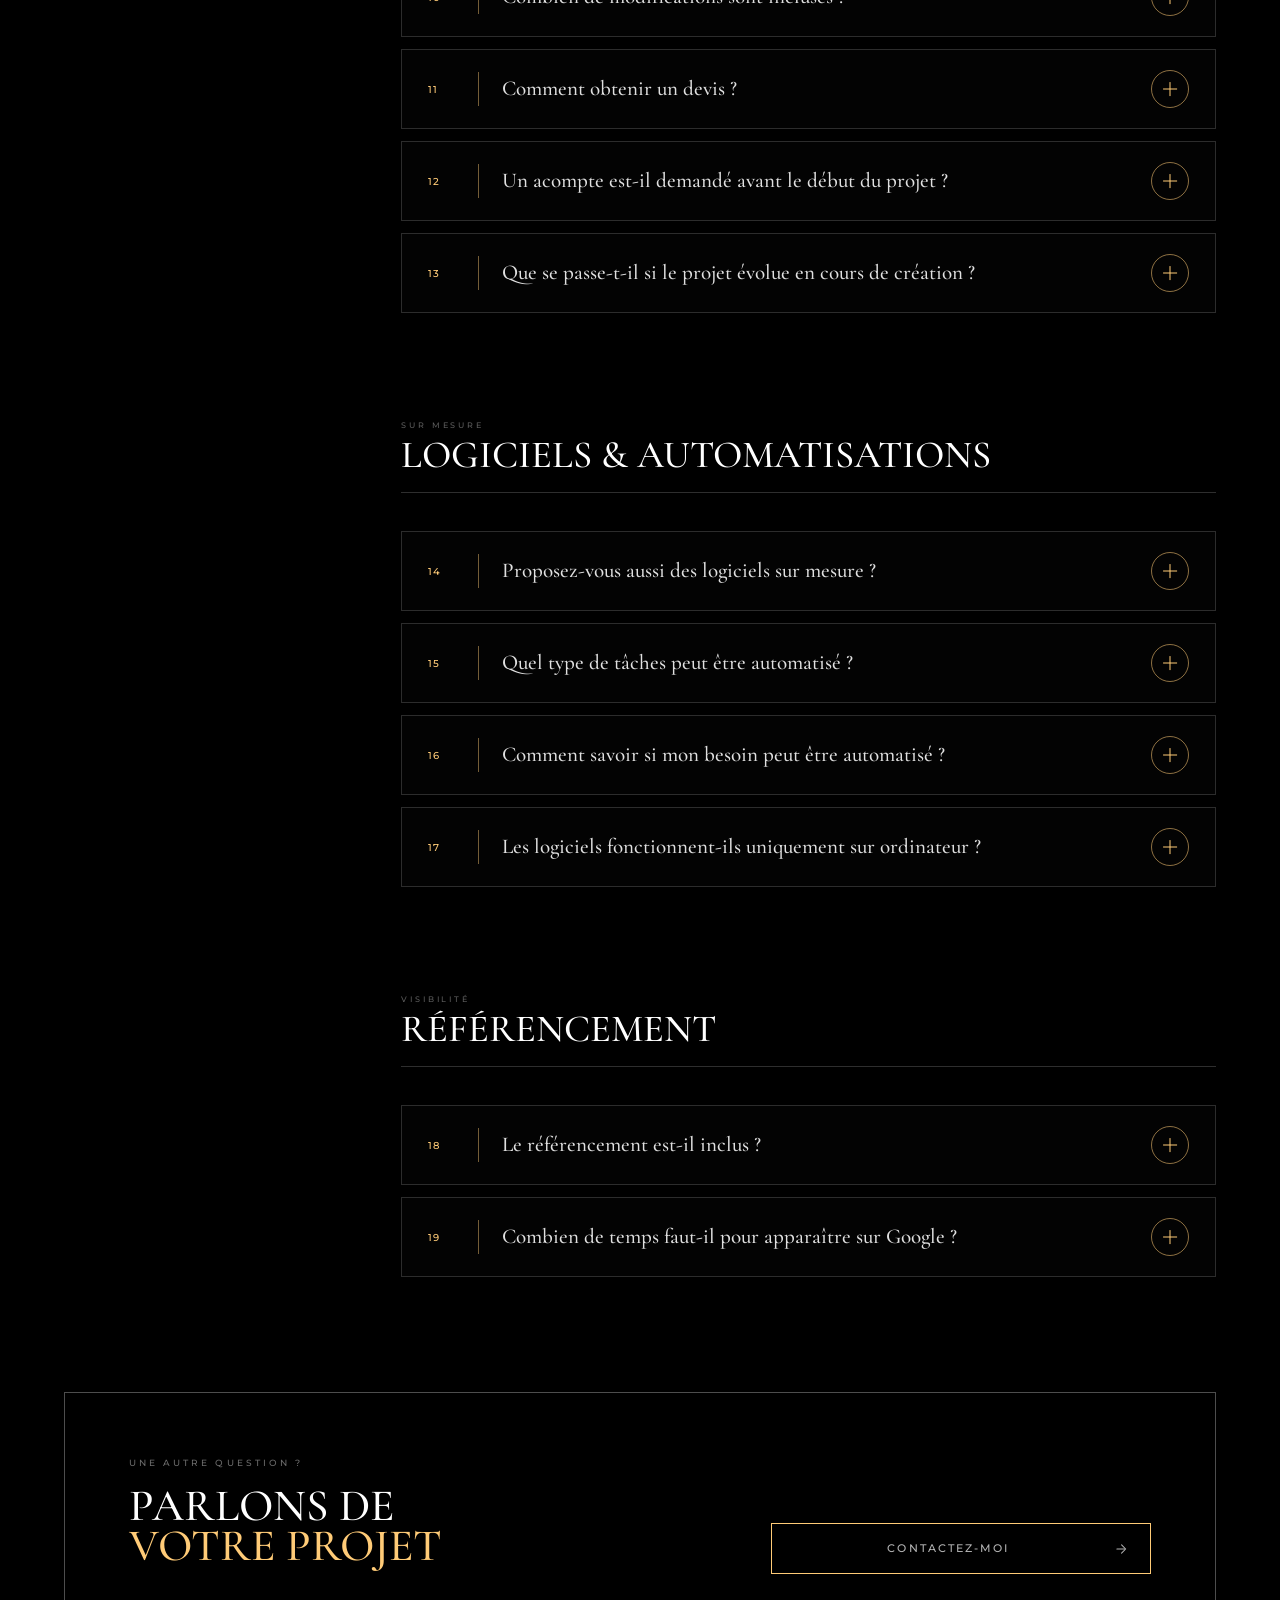
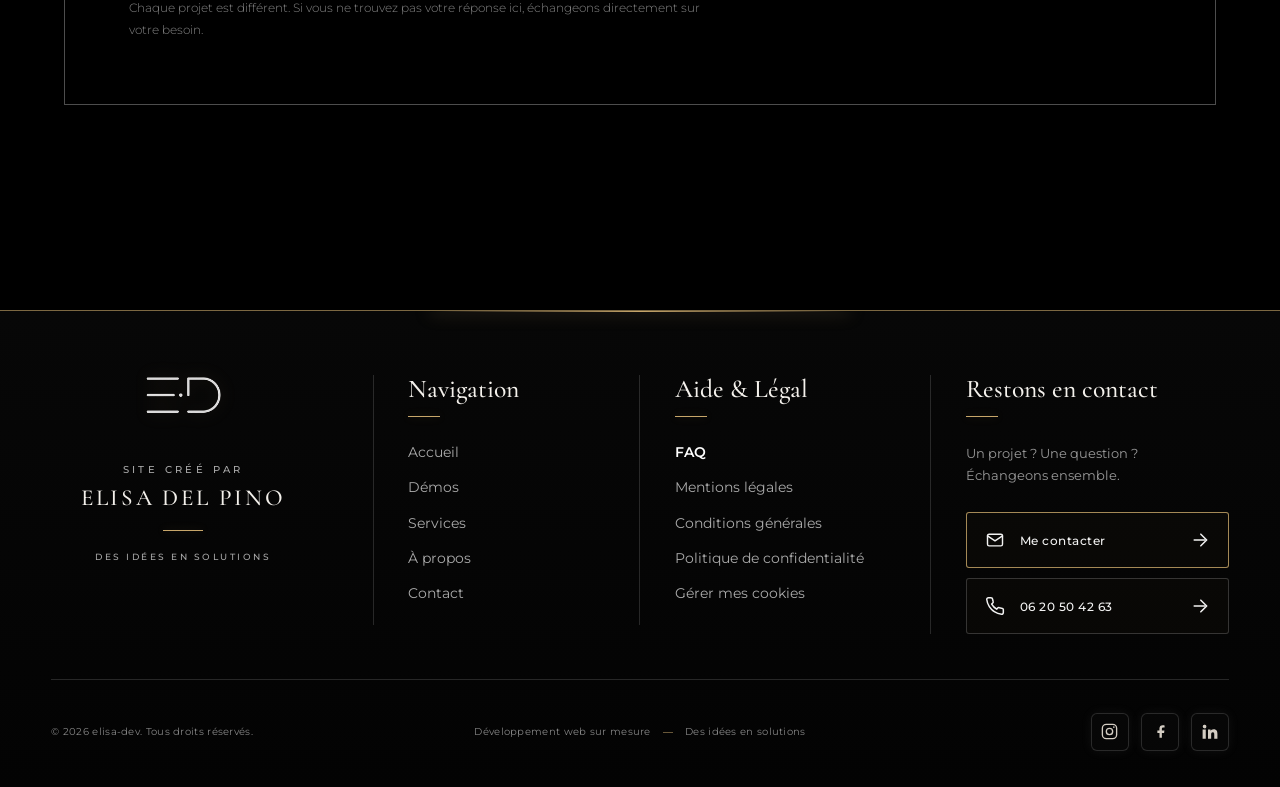
<file: faq.html>
<!doctype html>
<html lang="fr">
  <head>
    <meta charset="UTF-8" />
    <meta http-equiv="X-UA-Compatible" content="IE=edge" />
    <meta name="viewport" content="width=device-width,initial-scale=1.0" />

    <title>
      FAQ | Création de sites web & logiciels sur mesure | Elisa-Dev
    </title>

    <meta
      name="description"
      content="Réponses à vos questions sur la création de sites web, les logiciels sur mesure, les automatisations, les délais, les modifications et le référencement."
    />

    <meta
      name="robots"
      content="index,follow,max-image-preview:large,max-snippet:-1,max-video-preview:-1"
    />

    <link rel="canonical" href="https://www.elisa-dev.fr/faq" />

    <meta property="og:type" content="website" />
    <meta property="og:locale" content="fr_FR" />
    <meta property="og:site_name" content="Elisa-Dev" />

    <meta
      property="og:title"
      content="FAQ | Création de sites web & logiciels sur mesure"
    />

    <meta
      property="og:description"
      content="Réponses à vos questions sur les sites web, logiciels sur mesure, automatisations, délais et référencement."
    />

    <meta property="og:url" content="https://www.elisa-dev.fr/faq" />

    <meta name="twitter:card" content="summary" />

    <meta
      name="twitter:title"
      content="FAQ | Création de sites web & logiciels sur mesure"
    />

    <meta
      name="twitter:description"
      content="Réponses à vos questions sur les sites web, logiciels sur mesure, automatisations, délais et référencement."
    />

    <link rel="icon" type="image/png" href="./img/faviconB.png" />

    <link
      rel="icon"
      type="image/png"
      href="./img/faviconB.png"
      media="(prefers-color-scheme: light)"
    />

    <link
      rel="icon"
      type="image/png"
      href="./img/faviconW.png"
      media="(prefers-color-scheme: dark)"
    />

    <link rel="apple-touch-icon" href="./img/apple-touch-icon.png" />

    <link rel="manifest" href="./manifest.webmanifest" />

    <meta name="theme-color" content="#000000" />

    <link rel="preconnect" href="https://fonts.googleapis.com" />
    <link rel="preconnect" href="https://fonts.gstatic.com" crossorigin />

    <link
      href="https://fonts.googleapis.com/css2?family=Cormorant+Garamond:wght@400;500;600&family=Montserrat:wght@100;300;400;500;600;700&display=swap"
      rel="stylesheet"
    />

    <link rel="stylesheet" href="./css/styles.css" />
    <link rel="stylesheet" href="./css/headerFooterLegal.css" />
    <link rel="stylesheet" href="./css/faq.css" />
    <link rel="stylesheet" href="./css/cookieConsent.css" />
  </head>

  <body id="top" class="faq-body">
    <div id="overlay__menu__mobile"></div>

    <!-- =====================================================
         HEADER
    ===================================================== -->

    <header id="legal-header"></header>

    <!-- =====================================================
         FAQ
    ===================================================== -->

    <main class="faq-page">
      <section class="faq-hero">
        <h1 class="faq-hero__title">QUESTIONS <span>FRÉQUENTES</span></h1>

        <p class="faq-hero__description">
          Retrouvez les réponses aux questions fréquentes sur la création de
          sites web, les logiciels et automatisations sur mesure, le déroulement
          d’un projet, les délais et le référencement naturel.
        </p>
      </section>

      <section class="faq-layout">
        <aside class="faq-navigation">
          <p class="faq-navigation__label">CATÉGORIES</p>

          <nav aria-label="Catégories de la FAQ">
            <a href="#sites-web">
              <span></span>
              Sites web
            </a>

            <a href="#projet">
              <span></span>
              Projet &amp; délais
            </a>

            <a href="#logiciels">
              <span></span>
              Logiciels &amp; automatisations
            </a>

            <a href="#referencement">
              <span></span>
              Référencement
            </a>
          </nav>

          <div class="faq-navigation__contact">
            <span></span>

            <p>
              Vous ne trouvez pas<br />
              votre réponse ?
            </p>

            <a href="/#contact" class="shared-button shared-button--arrow">
              <span>CONTACTEZ-MOI</span>

              <svg
                xmlns="http://www.w3.org/2000/svg"
                viewBox="0 0 24 24"
                fill="none"
                stroke="currentColor"
                stroke-width="1.8"
                stroke-linecap="round"
                stroke-linejoin="round"
                aria-hidden="true"
              >
                <use href="/img/icons.svg#arrow-right"></use>
              </svg>
            </a>
          </div>
        </aside>

        <div class="faq-content">
          <!-- =====================================================
               SITES WEB
          ===================================================== -->

          <section id="sites-web" class="faq-group">
            <div class="faq-group__heading">
              <div>
                <p class="faq-group__eyebrow">CRÉATION</p>
                <h2>SITES WEB</h2>
              </div>
            </div>

            <div class="faq-group__items">
              <details class="faq-item" name="faq-sites">
                <summary>
                  <span class="faq-item__number">01</span>

                  <h3>Le site m’appartient-il vraiment ?</h3>

                  <span class="faq-item__toggle" aria-hidden="true"></span>
                </summary>

                <div class="faq-item__answer">
                  <p>
                    Oui. Votre site est développé sur mesure et ne dépend pas
                    d’un constructeur de site imposant un abonnement pour
                    continuer à l’utiliser. Une fois le projet finalisé et le
                    règlement effectué, les fichiers du site vous sont remis et
                    vous en avez pleinement la maîtrise. Vous êtes libre de
                    l’héberger où vous le souhaitez, de le modifier, de le faire
                    évoluer ou de le confier à un autre prestataire, sous
                    réserve des droits applicables aux éléments tiers et aux
                    composants génériques ou réutilisables d’Elisa-Dev,
                    conformément aux CGV. Les frais externes nécessaires à sa
                    mise en ligne, comme l’hébergement et le nom de domaine,
                    restent indépendants.
                  </p>
                </div>
              </details>

              <details class="faq-item" name="faq-sites">
                <summary>
                  <span class="faq-item__number">02</span>

                  <h3>
                    Utilisez-vous Wix, WordPress ou un constructeur de site ?
                  </h3>

                  <span class="faq-item__toggle" aria-hidden="true"></span>
                </summary>

                <div class="faq-item__answer">
                  <p>
                    Non. Les sites que je réalise sont développés sur mesure
                    directement en HTML, CSS et JavaScript, sans Wix, WordPress
                    ni autre CMS ou constructeur de site. Chaque projet est codé
                    en fonction de vos besoins, sans dépendre du fonctionnement,
                    des limitations ou d’un abonnement imposé par une plateforme
                    de création de site.
                  </p>
                </div>
              </details>

              <details class="faq-item" name="faq-sites">
                <summary>
                  <span class="faq-item__number">03</span>

                  <h3>Dois-je fournir les textes et les images du site ?</h3>

                  <span class="faq-item__toggle" aria-hidden="true"></span>
                </summary>

                <div class="faq-item__answer">
                  <p>
                    Oui. Les textes, images, logos et informations propres à
                    votre activité doivent être fournis afin que le site reflète
                    fidèlement votre entreprise. Je peux bien sûr vous
                    conseiller sur leur présentation et leur intégration, mais
                    la création de contenus, la rédaction complète des textes ou
                    la réalisation de photos ne sont pas incluses par défaut
                    dans la prestation.
                  </p>
                </div>
              </details>

              <details class="faq-item" name="faq-sites">
                <summary>
                  <span class="faq-item__number">04</span>

                  <h3>L’hébergement et le nom de domaine sont-ils inclus ?</h3>

                  <span class="faq-item__toggle" aria-hidden="true"></span>
                </summary>

                <div class="faq-item__answer">
                  <p>
                    Non. L’hébergement et le nom de domaine ne sont pas inclus
                    par défaut dans la prestation et restent à la charge du
                    client. Je peux toutefois vous accompagner dans leur choix
                    et leur mise en place, ou prévoir leur gestion dans le devis
                    si cela est défini ensemble avant le début du projet.
                  </p>
                </div>
              </details>

              <details class="faq-item" name="faq-sites">
                <summary>
                  <span class="faq-item__number">05</span>

                  <h3>Le site sera-t-il adapté aux mobiles et tablettes ?</h3>

                  <span class="faq-item__toggle" aria-hidden="true"></span>
                </summary>

                <div class="faq-item__answer">
                  <p>
                    Oui. Chaque site est conçu en responsive design,
                    c’est-à-dire qu’il s’adapte automatiquement aux différents
                    formats d’écran : ordinateur, tablette et téléphone. La mise
                    en page, les contenus et la navigation sont ajustés afin de
                    rester lisibles, fluides et agréables à utiliser, quel que
                    soit l’appareil.
                  </p>
                </div>
              </details>

              <details class="faq-item" name="faq-sites">
                <summary>
                  <span class="faq-item__number">06</span>

                  <h3>
                    Pouvez-vous installer un outil de statistiques sur mon site
                    ?
                  </h3>

                  <span class="faq-item__toggle" aria-hidden="true"></span>
                </summary>

                <div class="faq-item__answer">
                  <p>
                    Oui. Un outil de mesure d’audience peut être intégré au site
                    afin de suivre sa fréquentation et certaines statistiques
                    utiles, comme les pages consultées ou les sources de trafic.
                    Sa mise en place dépend de l’outil choisi et peut être
                    prévue dans le devis. Les éventuelles règles liées aux
                    cookies et au consentement des visiteurs sont également
                    prises en compte lors de son intégration.
                  </p>
                </div>
              </details>

              <details class="faq-item" name="faq-sites">
                <summary>
                  <span class="faq-item__number">07</span>

                  <h3>Puis-je faire évoluer mon site plus tard ?</h3>

                  <span class="faq-item__toggle" aria-hidden="true"></span>
                </summary>

                <div class="faq-item__answer">
                  <p>
                    Oui. Votre site peut être modifié, enrichi ou adapté par la
                    suite selon l’évolution de votre activité. Les évolutions
                    demandées après la réalisation du projet ne sont toutefois
                    pas incluses dans le devis initial et feront l’objet d’un
                    nouveau devis, établi en fonction des modifications
                    souhaitées.
                  </p>
                </div>
              </details>
            </div>
          </section>

          <!-- =====================================================
               PROJET ET DÉLAIS
          ===================================================== -->

          <section id="projet" class="faq-group">
            <div class="faq-group__heading">
              <div>
                <p class="faq-group__eyebrow">ORGANISATION</p>
                <h2>PROJET &amp; DÉLAIS</h2>
              </div>
            </div>

            <div class="faq-group__items">
              <details class="faq-item" name="faq-project">
                <summary>
                  <span class="faq-item__number">08</span>

                  <h3>Comment se déroule la création d’un site ?</h3>

                  <span class="faq-item__toggle" aria-hidden="true"></span>
                </summary>

                <div class="faq-item__answer">
                  <p>
                    La création du site se déroule en plusieurs étapes. Après un
                    premier échange autour de votre projet, un premier devis est
                    établi pour la réalisation de la maquette. Une fois ce devis
                    accepté, la maquette complète du site est conçue et jusqu’à
                    deux ajustements peuvent être demandés. Après validation
                    définitive de la maquette, un second devis est établi pour
                    le développement du site. Une fois celui-ci accepté, le
                    développement commence jusqu’à la livraison du projet. Deux
                    modifications sont ensuite incluses après la livraison afin
                    d’effectuer les derniers ajustements éventuels.
                  </p>
                </div>
              </details>

              <details class="faq-item" name="faq-project">
                <summary>
                  <span class="faq-item__number">09</span>

                  <h3>En combien de temps un site peut-il être livré ?</h3>

                  <span class="faq-item__toggle" aria-hidden="true"></span>
                </summary>

                <div class="faq-item__answer">
                  <p>
                    Le délai dépend de la complexité du projet et du nombre de
                    pages. À titre indicatif, une première maquette complète
                    peut être réalisée sous 3 jours. Après validation, comptez
                    environ 2 jours de développement par page — ou par section
                    pour un site one-page. Un site vitrine classique de 3 pages
                    peut ainsi être réalisé en environ une semaine, hors phase
                    de maquette. Ces délais peuvent varier selon le projet et la
                    rapidité des échanges.
                  </p>
                </div>
              </details>

              <details class="faq-item" name="faq-project">
                <summary>
                  <span class="faq-item__number">10</span>

                  <h3>Combien de modifications sont incluses ?</h3>

                  <span class="faq-item__toggle" aria-hidden="true"></span>
                </summary>

                <div class="faq-item__answer">
                  <p>
                    Jusqu’à deux ajustements sont inclus lors de la phase de
                    maquette, puis jusqu’à deux modifications après la livraison
                    du site. Ces deux modifications doivent être demandées dans
                    les 15 jours calendaires suivant la livraison définitive.
                    Toute demande supplémentaire pourra faire l’objet d’un
                    complément au devis, dont le tarif dépendra de l’ampleur du
                    travail nécessaire.
                  </p>
                </div>
              </details>

              <details class="faq-item" name="faq-project">
                <summary>
                  <span class="faq-item__number">11</span>

                  <h3>Comment obtenir un devis ?</h3>

                  <span class="faq-item__toggle" aria-hidden="true"></span>
                </summary>

                <div class="faq-item__answer">
                  <p>
                    Il vous suffit de me contacter afin de me présenter votre
                    projet. Vous pouvez utiliser le formulaire de contact du
                    site, m’envoyer un e-mail ou me joindre directement par
                    téléphone. Après avoir échangé sur vos besoins, je pourrai
                    vous proposer un devis adapté à votre projet.
                  </p>
                </div>
              </details>

              <details class="faq-item" name="faq-project">
                <summary>
                  <span class="faq-item__number">12</span>

                  <h3>Un acompte est-il demandé avant le début du projet ?</h3>

                  <span class="faq-item__toggle" aria-hidden="true"></span>
                </summary>

                <div class="faq-item__answer">
                  <p>
                    Oui. Un acompte de 30 % est demandé pour chaque devis, qu’il
                    concerne la maquette ou le développement du site. Le travail
                    prévu au devis débute dès réception de cet acompte, qui
                    permet de confirmer la commande et de réserver le lancement
                    du projet. Le solde est ensuite réglé selon les modalités
                    prévues au devis.
                  </p>
                </div>
              </details>

              <details class="faq-item" name="faq-project">
                <summary>
                  <span class="faq-item__number">13</span>

                  <h3>
                    Que se passe-t-il si le projet évolue en cours de création ?
                  </h3>

                  <span class="faq-item__toggle" aria-hidden="true"></span>
                </summary>

                <div class="faq-item__answer">
                  <p>
                    Des modifications sont déjà prévues dans la prestation afin
                    d’ajuster le projet au cours de sa création. Si une demande
                    supplémentaire dépasse les modifications incluses ou modifie
                    de manière importante le projet initial, elle pourra faire
                    l’objet d’un complément au devis. Son tarif dépendra de
                    l’ampleur du travail nécessaire.
                  </p>
                </div>
              </details>
            </div>
          </section>

          <!-- =====================================================
               LOGICIELS ET AUTOMATISATIONS
          ===================================================== -->

          <section id="logiciels" class="faq-group">
            <div class="faq-group__heading">
              <div>
                <p class="faq-group__eyebrow">SUR MESURE</p>
                <h2>LOGICIELS &amp; AUTOMATISATIONS</h2>
              </div>
            </div>

            <div class="faq-group__items">
              <details class="faq-item" name="faq-softwares">
                <summary>
                  <span class="faq-item__number">14</span>

                  <h3>Proposez-vous aussi des logiciels sur mesure ?</h3>

                  <span class="faq-item__toggle" aria-hidden="true"></span>
                </summary>

                <div class="faq-item__answer">
                  <p>
                    Oui. Je développe également des logiciels sur mesure et des
                    outils d’automatisation conçus autour de vos méthodes de
                    travail et des besoins spécifiques de votre activité. Chaque
                    solution est pensée pour simplifier votre organisation,
                    automatiser les tâches répétitives et vous faire gagner du
                    temps au quotidien.
                  </p>
                </div>
              </details>

              <details class="faq-item" name="faq-softwares">
                <summary>
                  <span class="faq-item__number">15</span>

                  <h3>Quel type de tâches peut être automatisé ?</h3>

                  <span class="faq-item__toggle" aria-hidden="true"></span>
                </summary>

                <div class="faq-item__answer">
                  <p>
                    De nombreuses tâches répétitives peuvent être automatisées :
                    traitement d’informations, organisation de données,
                    génération de documents, récupération de données sur
                    Internet, notamment via des API, ou encore certaines actions
                    liées à votre fonctionnement quotidien. La solution dépend
                    avant tout de votre activité, des outils que vous utilisez
                    et du processus que vous souhaitez simplifier.
                  </p>
                </div>
              </details>

              <details class="faq-item" name="faq-softwares">
                <summary>
                  <span class="faq-item__number">16</span>

                  <h3>Comment savoir si mon besoin peut être automatisé ?</h3>

                  <span class="faq-item__toggle" aria-hidden="true"></span>
                </summary>

                <div class="faq-item__answer">
                  <p>
                    Le plus simple est d’en discuter directement. En
                    m’expliquant votre fonctionnement, les tâches que vous
                    réalisez régulièrement et ce que vous souhaitez simplifier,
                    je pourrai étudier votre besoin et déterminer si une
                    automatisation ou un logiciel sur mesure peut y répondre.
                  </p>
                </div>
              </details>

              <details class="faq-item" name="faq-softwares">
                <summary>
                  <span class="faq-item__number">17</span>

                  <h3>
                    Les logiciels fonctionnent-ils uniquement sur ordinateur ?
                  </h3>

                  <span class="faq-item__toggle" aria-hidden="true"></span>
                </summary>

                <div class="faq-item__answer">
                  <p>
                    Non. Selon les besoins, je peux développer un logiciel
                    destiné à être installé sur ordinateur ou une application
                    accessible directement depuis un navigateur web. Dans ce
                    second cas, l’accès peut être entièrement privé et réservé
                    aux utilisateurs autorisés grâce à un système de connexion
                    sécurisé.
                  </p>
                </div>
              </details>
            </div>
          </section>

          <!-- =====================================================
               RÉFÉRENCEMENT
          ===================================================== -->

          <section id="referencement" class="faq-group">
            <div class="faq-group__heading">
              <div>
                <p class="faq-group__eyebrow">VISIBILITÉ</p>
                <h2>RÉFÉRENCEMENT</h2>
              </div>
            </div>

            <div class="faq-group__items">
              <details class="faq-item" name="faq-seo">
                <summary>
                  <span class="faq-item__number">18</span>

                  <h3>Le référencement est-il inclus ?</h3>

                  <span class="faq-item__toggle" aria-hidden="true"></span>
                </summary>

                <div class="faq-item__answer">
                  <p>
                    Oui. Le site est conçu avec de bonnes bases techniques pour
                    favoriser son référencement naturel : structure claire,
                    balises adaptées, performance et bonnes pratiques générales.
                    Les prestations de référencement avancé ou de suivi SEO dans
                    la durée ne sont toutefois pas incluses.
                  </p>
                </div>
              </details>

              <details class="faq-item" name="faq-seo">
                <summary>
                  <span class="faq-item__number">19</span>

                  <h3>Combien de temps faut-il pour apparaître sur Google ?</h3>

                  <span class="faq-item__toggle" aria-hidden="true"></span>
                </summary>

                <div class="faq-item__answer">
                  <p>
                    Il n’existe pas de délai garanti. Un nouveau site peut être
                    découvert et indexé par Google en quelques jours ou quelques
                    semaines, mais son positionnement dans les résultats dépend
                    de nombreux facteurs : concurrence, contenu, ancienneté du
                    site, pertinence des pages et popularité. Le référencement
                    naturel se construit donc progressivement et peut demander
                    plusieurs semaines ou plusieurs mois avant d’obtenir des
                    résultats significatifs.
                  </p>
                </div>
              </details>
            </div>
          </section>
        </div>
      </section>

      <!-- =====================================================
           CONTACT
      ===================================================== -->

      <section class="faq-contact">
        <div class="faq-contact__content">
          <p class="faq-contact__eyebrow">UNE AUTRE QUESTION ?</p>

          <h2>
            <span>PARLONS DE</span>
            <span>VOTRE PROJET</span>
          </h2>

          <p>
            Chaque projet est différent. Si vous ne trouvez pas votre réponse
            ici, échangeons directement sur votre besoin.
          </p>
        </div>

        <a
          href="/#contact"
          class="faq-contact__button shared-button shared-button--arrow"
        >
          <span>CONTACTEZ-MOI</span>

          <svg
            xmlns="http://www.w3.org/2000/svg"
            viewBox="0 0 24 24"
            fill="none"
            stroke="currentColor"
            stroke-width="1.8"
            stroke-linecap="round"
            stroke-linejoin="round"
            aria-hidden="true"
          >
            <use href="/img/icons.svg#arrow-right"></use>
          </svg>
        </a>
      </section>
    </main>

    <!-- =====================================================
         FOOTER
    ===================================================== -->

    <footer id="legal-footer"></footer>

    <script src="./js/headerFooterLegal.js" defer></script>

    <!-- Cloudflare Web Analytics -->
    <script src="./js/analytics.js"></script>

    <!-- Microsoft clarity -->
    <script src="./js/cookieConsent.js"></script>
  </body>
</html>
</file>
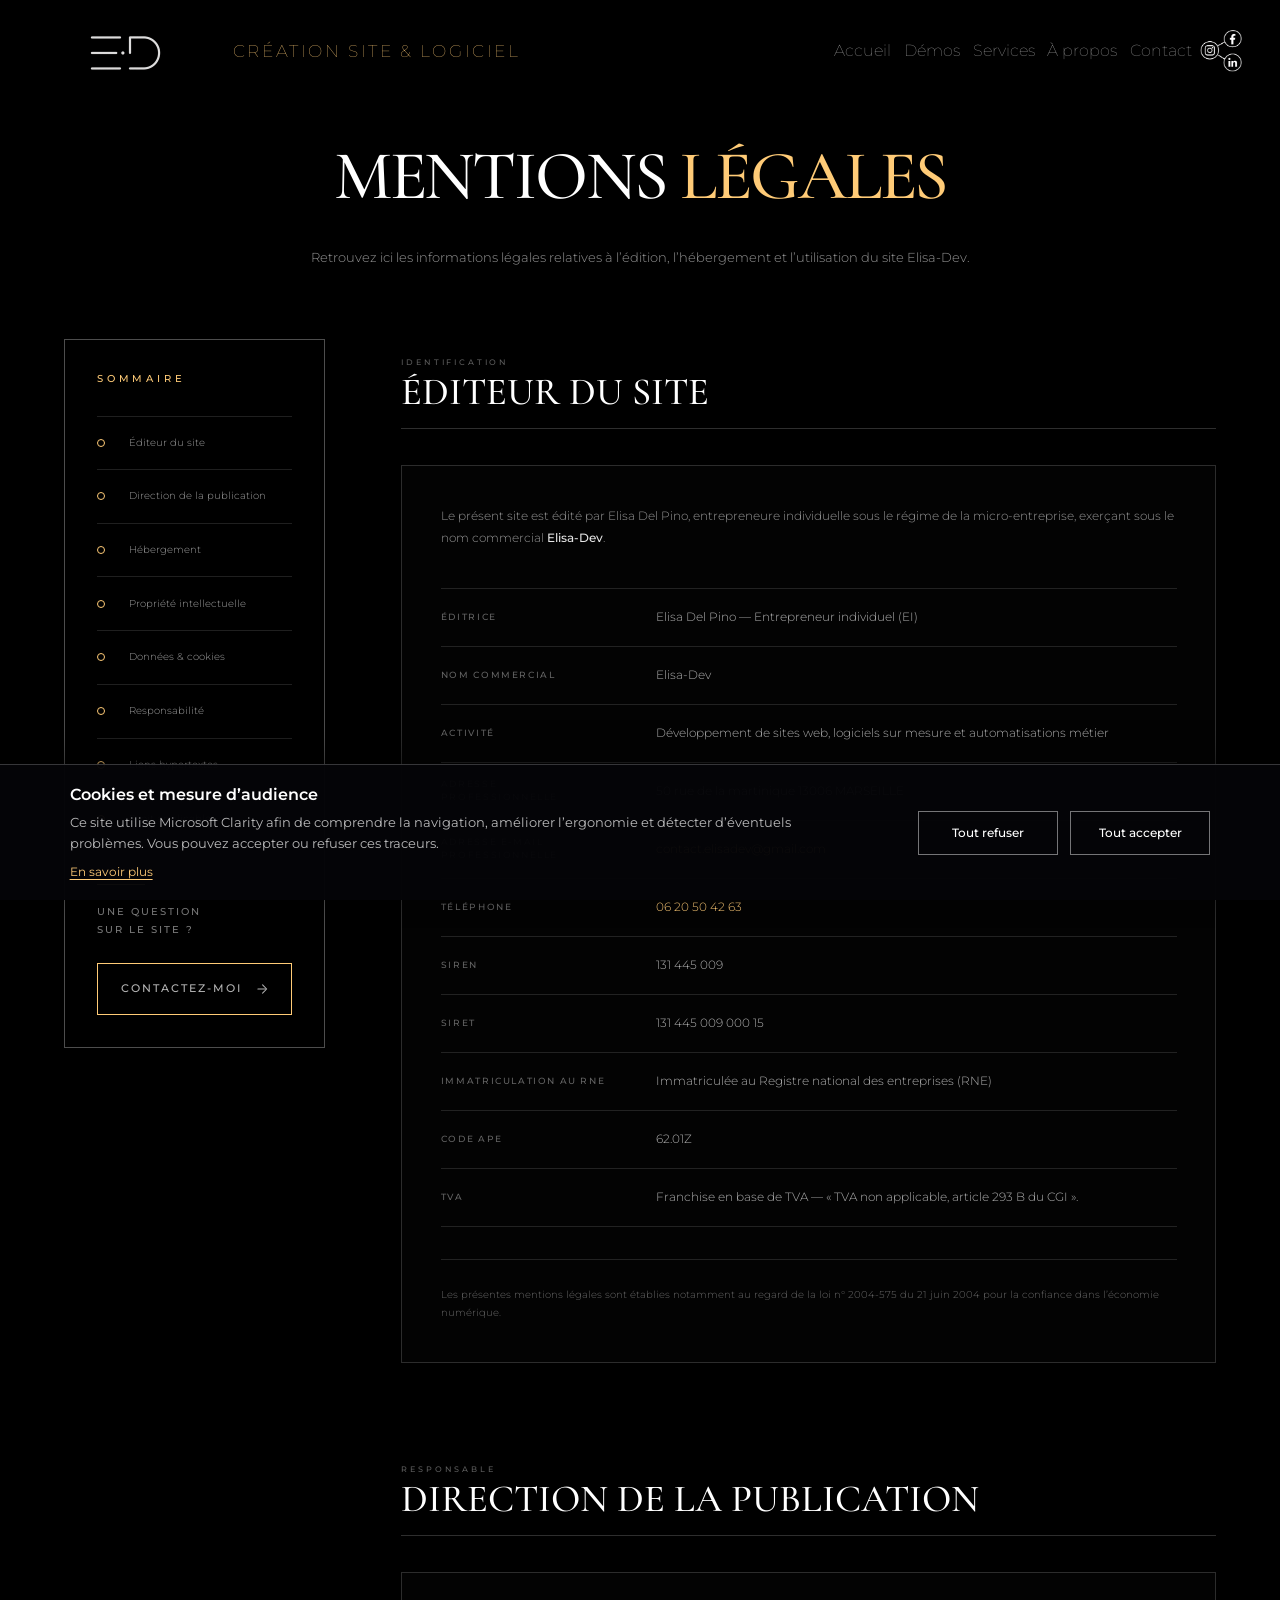
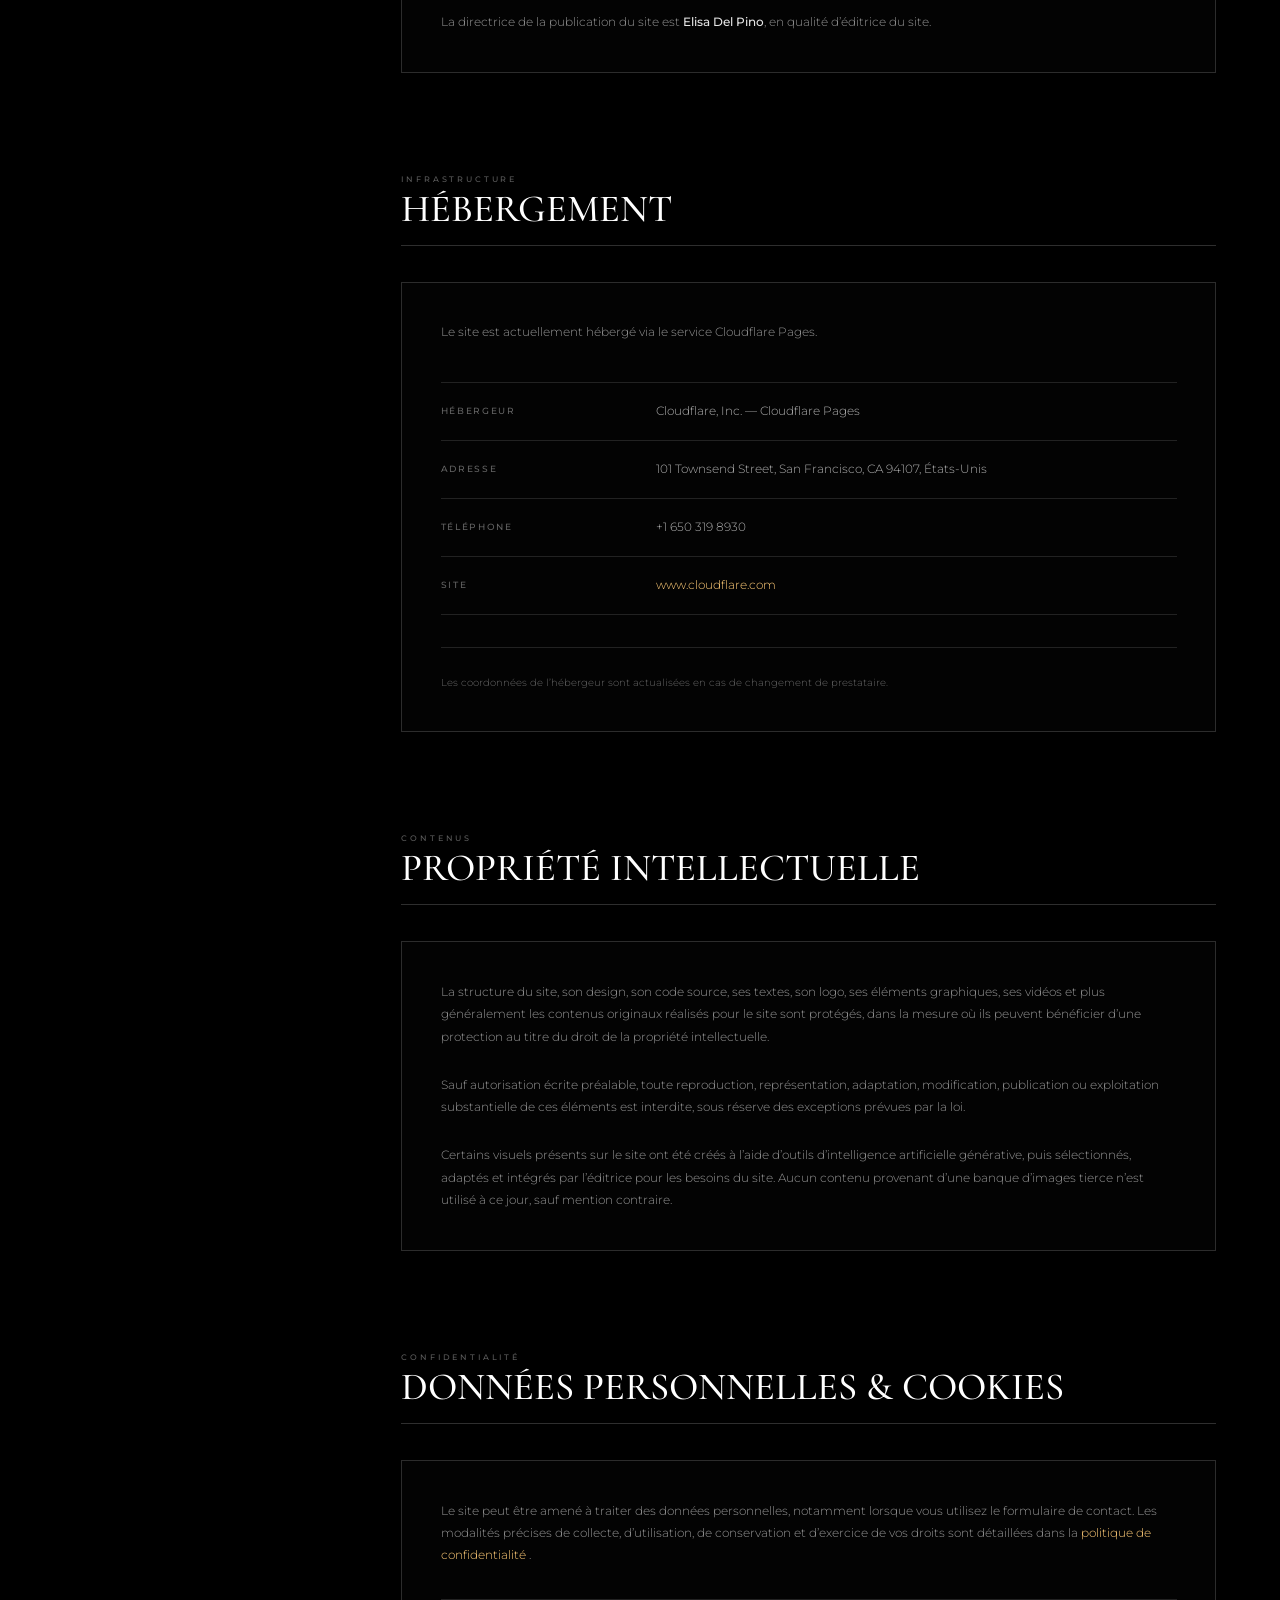
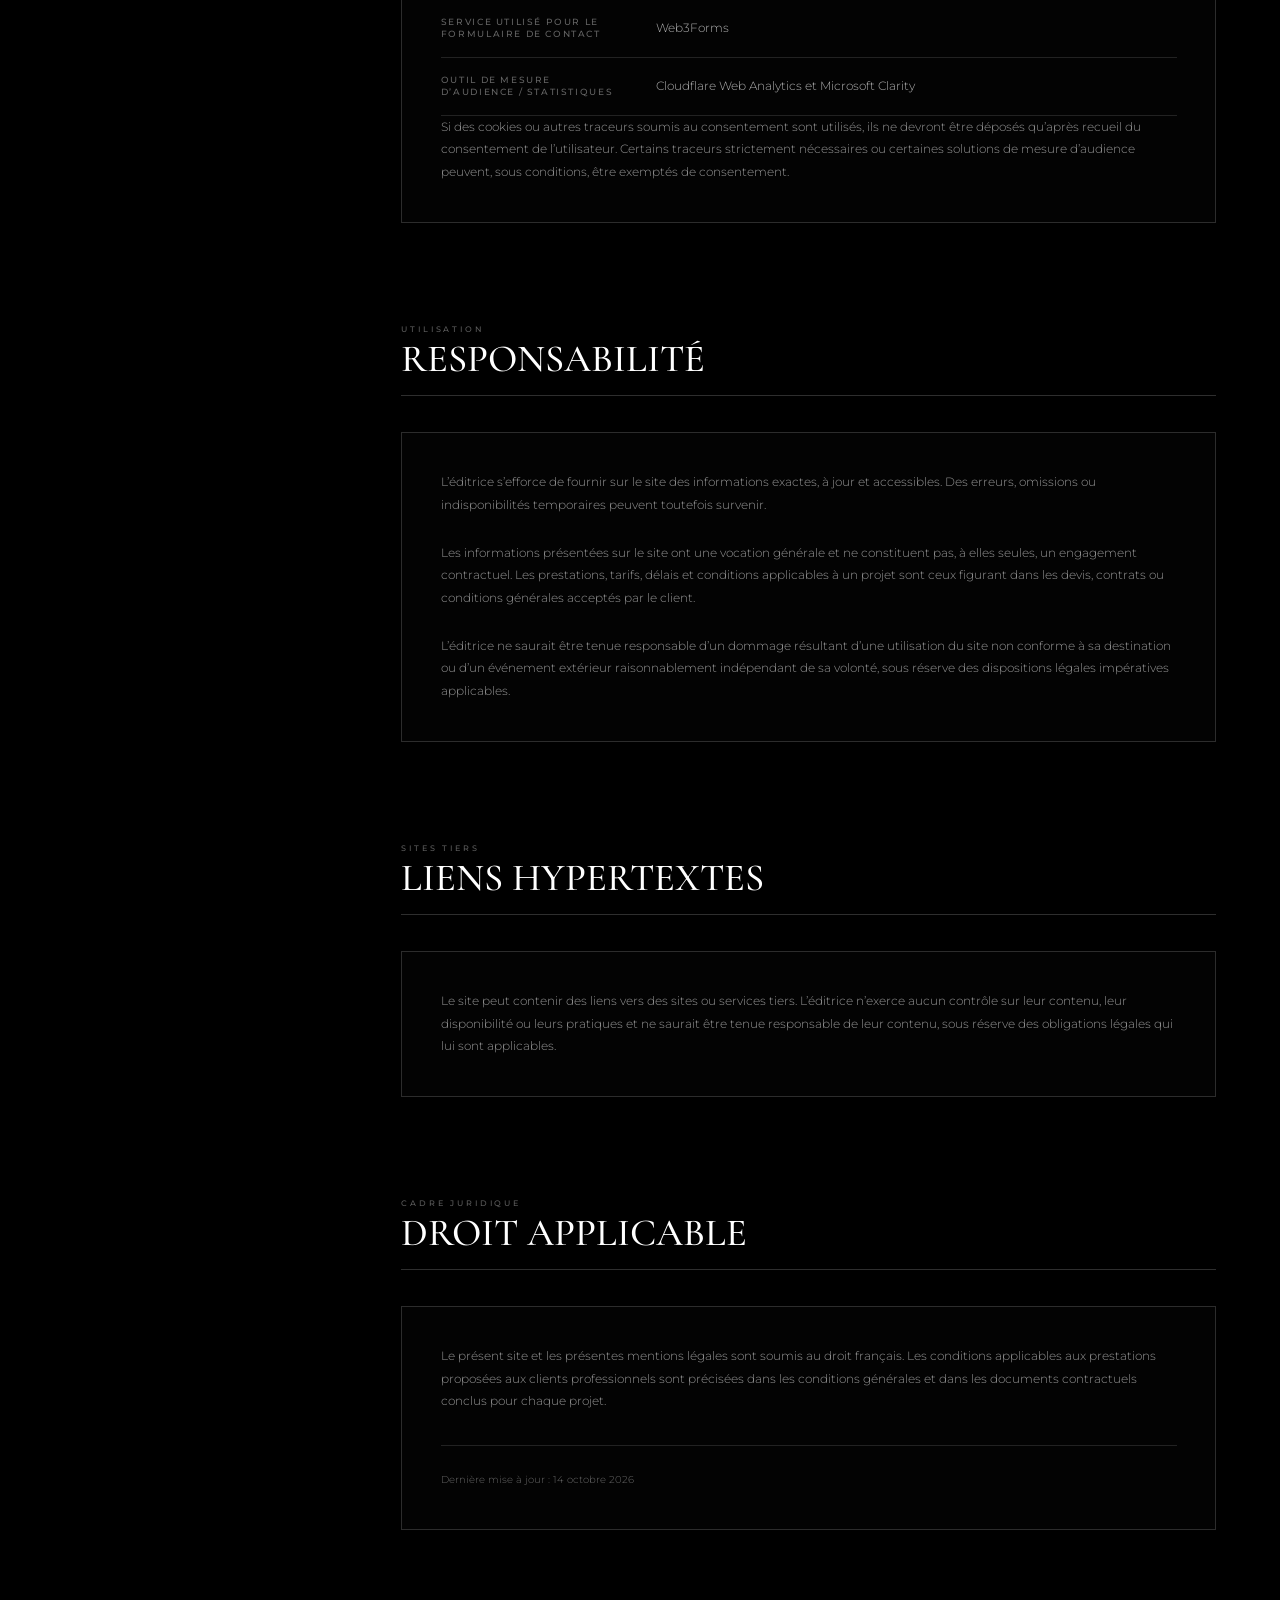
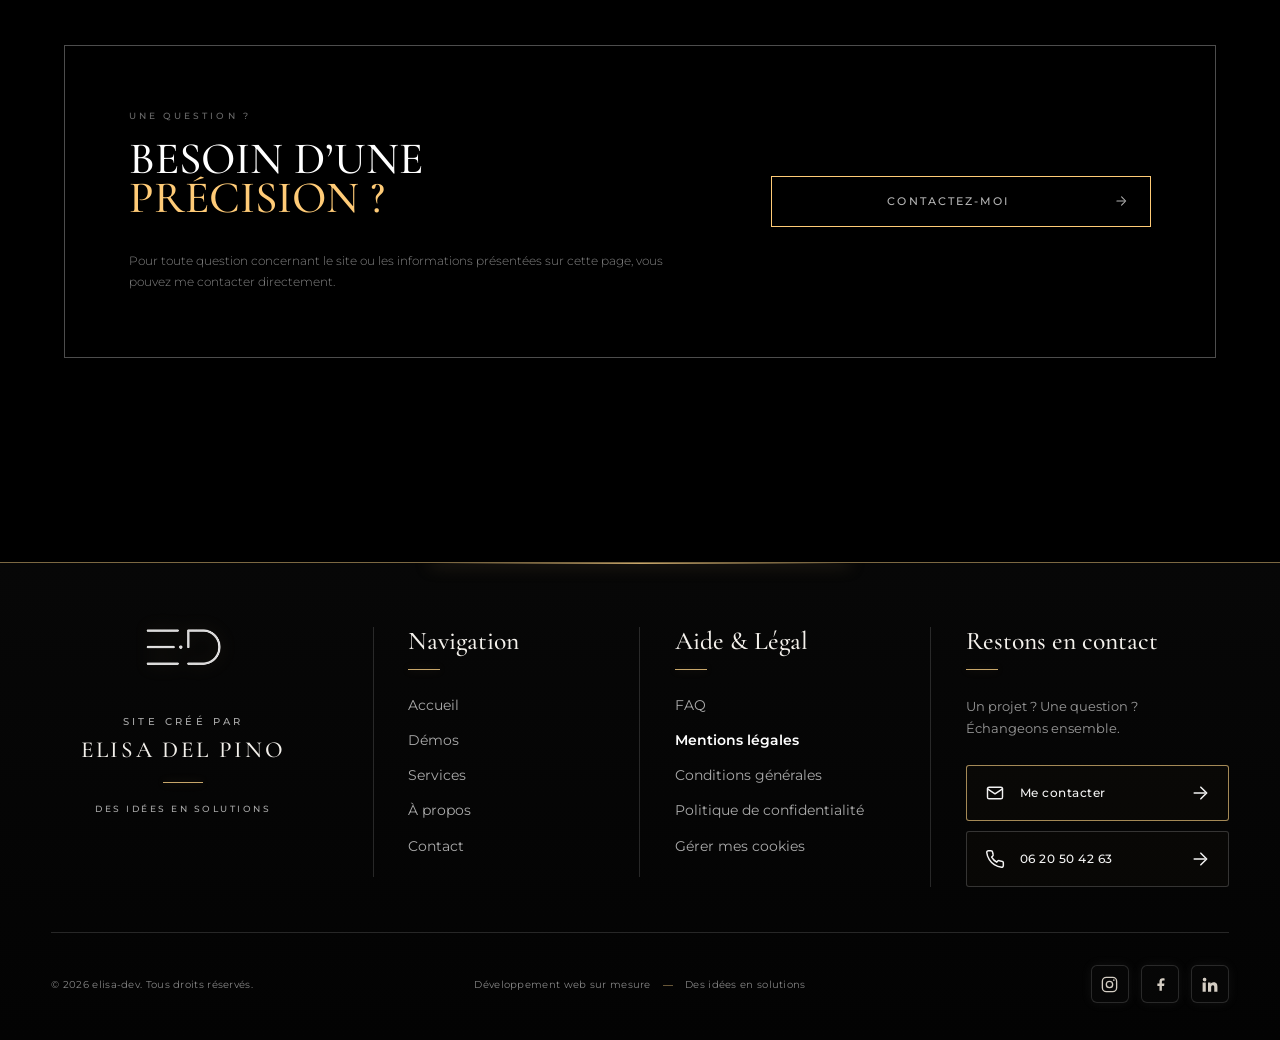
<file: mentions-legales.html>
<!doctype html>
<html lang="fr">
  <head>
    <meta charset="UTF-8" />
    <meta http-equiv="X-UA-Compatible" content="IE=edge" />
    <meta name="viewport" content="width=device-width,initial-scale=1.0" />
    <title>Mentions légales | Elisa-Dev</title>

    <meta
      name="description"
      content="Consultez les mentions légales du site Elisa-Dev : identité de l’éditrice, hébergement, propriété intellectuelle, données personnelles et informations réglementaires."
    />

    <meta name="robots" content="noindex,follow" />

    <link rel="canonical" href="https://www.elisa-dev.fr/mentions-legales" />

    <meta property="og:type" content="website" />
    <meta property="og:locale" content="fr_FR" />
    <meta property="og:site_name" content="Elisa-Dev" />
    <meta property="og:title" content="Mentions légales | Elisa-Dev" />

    <meta
      property="og:description"
      content="Mentions légales, informations sur l’éditrice, l’hébergement et l’utilisation du site Elisa-Dev."
    />

    <meta
      property="og:url"
      content="https://www.elisa-dev.fr/mentions-legales"
    />

    <meta name="twitter:card" content="summary" />
    <meta name="twitter:title" content="Mentions légales | Elisa-Dev" />

    <meta
      name="twitter:description"
      content="Mentions légales, informations sur l’éditrice, l’hébergement et l’utilisation du site Elisa-Dev."
    />

    <link rel="icon" type="image/png" href="./img/faviconB.png" />

    <link
      rel="icon"
      type="image/png"
      href="./img/faviconB.png"
      media="(prefers-color-scheme: light)"
    />

    <link
      rel="icon"
      type="image/png"
      href="./img/faviconW.png"
      media="(prefers-color-scheme: dark)"
    />

    <link rel="apple-touch-icon" href="./img/apple-touch-icon.png" />
    <link rel="manifest" href="./manifest.webmanifest" />

    <meta name="theme-color" content="#000000" />

    <link rel="preconnect" href="https://fonts.googleapis.com" />
    <link rel="preconnect" href="https://fonts.gstatic.com" crossorigin />

    <link
      href="https://fonts.googleapis.com/css2?family=Cormorant+Garamond:wght@400;500;600&family=Montserrat:wght@100;300;400;500;600;700&display=swap"
      rel="stylesheet"
    />

    <link rel="stylesheet" href="./css/styles.css" />
    <link rel="stylesheet" href="./css/headerFooterLegal.css" />
    <link rel="stylesheet" href="./css/mentions-legales.css" />
    <link rel="stylesheet" href="./css/cookieConsent.css" />
  </head>

  <body id="top" class="legal-body">
    <div id="overlay__menu__mobile"></div>

    <!-- =====================================================
         HEADER
    ===================================================== -->

    <header id="legal-header"></header>

    <!-- =====================================================
         MENTIONS LÉGALES
    ===================================================== -->

    <main class="legal-page">
      <section class="legal-hero">
        <h1 class="legal-hero__title">MENTIONS <span>LÉGALES</span></h1>

        <p class="legal-hero__description">
          Retrouvez ici les informations légales relatives à l’édition,
          l’hébergement et l’utilisation du site Elisa-Dev.
        </p>
      </section>

      <section class="legal-layout">
        <aside class="legal-navigation">
          <p class="legal-navigation__label">SOMMAIRE</p>

          <nav aria-label="Sommaire des mentions légales">
            <a href="#editeur">
              <span></span>
              Éditeur du site
            </a>

            <a href="#publication">
              <span></span>
              Direction de la publication
            </a>

            <a href="#hebergement">
              <span></span>
              Hébergement
            </a>

            <a href="#propriete">
              <span></span>
              Propriété intellectuelle
            </a>

            <a href="#donnees">
              <span></span>
              Données &amp; cookies
            </a>

            <a href="#responsabilite">
              <span></span>
              Responsabilité
            </a>

            <a href="#liens">
              <span></span>
              Liens hypertextes
            </a>

            <a href="#droit">
              <span></span>
              Droit applicable
            </a>
          </nav>

          <div class="legal-navigation__contact">
            <span></span>

            <p>
              Une question<br />
              sur le site ?
            </p>

            <a href="/#contact" class="shared-button shared-button--arrow">
              <span>CONTACTEZ-MOI</span>

              <svg
                xmlns="http://www.w3.org/2000/svg"
                viewBox="0 0 24 24"
                fill="none"
                stroke="currentColor"
                stroke-width="1.8"
                stroke-linecap="round"
                stroke-linejoin="round"
                aria-hidden="true"
              >
                <use href="/img/icons.svg#arrow-right"></use>
              </svg>
            </a>
          </div>
        </aside>

        <div class="legal-content">
          <!-- =====================================================
               ÉDITEUR
          ===================================================== -->

          <section id="editeur" class="legal-section">
            <div class="legal-section__heading">
              <p class="legal-section__eyebrow">IDENTIFICATION</p>
              <h2>ÉDITEUR DU SITE</h2>
            </div>

            <div class="legal-card">
              <p>
                Le présent site est édité par Elisa Del Pino, entrepreneure
                individuelle sous le régime de la micro-entreprise, exerçant
                sous le nom commercial <strong>Elisa-Dev</strong>.
              </p>

              <dl class="legal-data">
                <div>
                  <dt>Éditrice</dt>
                  <dd>Elisa Del Pino — Entrepreneur individuel (EI)</dd>
                </div>

                <div>
                  <dt>Nom commercial</dt>
                  <dd>Elisa-Dev</dd>
                </div>

                <div>
                  <dt>Activité</dt>
                  <dd>
                    Développement de sites web, logiciels sur mesure et
                    automatisations métier
                  </dd>
                </div>

                <div>
                  <dt>Adresse professionnelle</dt>
                  <dd>
                    <span>50 rue de la martinique 13006 MARSEILLE</span>
                  </dd>
                </div>

                <div>
                  <dt>Adresse e-mail professionnelle</dt>
                  <dd>
                    <a href="mailto:contact.elisadev@gmail.com">
                      contact.elisadev@gmail.com
                    </a>
                  </dd>
                </div>

                <div>
                  <dt>Téléphone</dt>
                  <dd>
                    <a href="tel:+33620504263">06 20 50 42 63</a>
                  </dd>
                </div>

                <div>
                  <dt>SIREN</dt>
                  <dd>
                    <span> 131 445 009 </span>
                  </dd>
                </div>

                <div>
                  <dt>SIRET</dt>
                  <dd>
                    <span> 131 445 009 000 15 </span>
                  </dd>
                </div>

                <div>
                  <dt>Immatriculation au RNE</dt>
                  <dd>
                    <span>
                      Immatriculée au Registre national des entreprises (RNE)
                    </span>
                  </dd>
                </div>

                <div>
                  <dt>Code APE</dt>
                  <dd>
                    <span> 62.01Z</span>
                  </dd>
                </div>

                <div>
                  <dt>TVA</dt>
                  <dd>
                    Franchise en base de TVA — « TVA non applicable, article 293
                    B du CGI ».
                  </dd>
                </div>
              </dl>

              <p class="legal-card__note">
                Les présentes mentions légales sont établies notamment au regard
                de la loi n° 2004-575 du 21 juin 2004 pour la confiance dans
                l’économie numérique.
              </p>
            </div>
          </section>

          <!-- =====================================================
               PUBLICATION
          ===================================================== -->

          <section id="publication" class="legal-section">
            <div class="legal-section__heading">
              <p class="legal-section__eyebrow">RESPONSABLE</p>
              <h2>DIRECTION DE LA PUBLICATION</h2>
            </div>

            <div class="legal-card">
              <p>
                La directrice de la publication du site est
                <strong>Elisa Del Pino</strong>, en qualité d’éditrice du site.
              </p>
            </div>
          </section>

          <!-- =====================================================
               HÉBERGEMENT
          ===================================================== -->

          <section id="hebergement" class="legal-section">
            <div class="legal-section__heading">
              <p class="legal-section__eyebrow">INFRASTRUCTURE</p>
              <h2>HÉBERGEMENT</h2>
            </div>

            <div class="legal-card">
              <p>
                Le site est actuellement hébergé via le service Cloudflare
                Pages.
              </p>

              <dl class="legal-data">
                <div>
                  <dt>Hébergeur</dt>
                  <dd>Cloudflare, Inc. — Cloudflare Pages</dd>
                </div>

                <div>
                  <dt>Adresse</dt>
                  <dd>
                    101 Townsend Street, San Francisco, CA 94107, États-Unis
                  </dd>
                </div>

                <div>
                  <dt>Téléphone</dt>
                  <dd>+1 650 319 8930</dd>
                </div>

                <div>
                  <dt>Site</dt>
                  <dd>
                    <a
                      href="https://www.cloudflare.com/"
                      target="_blank"
                      rel="noopener noreferrer"
                    >
                      www.cloudflare.com
                    </a>
                  </dd>
                </div>
              </dl>

              <p class="legal-card__note">
                Les coordonnées de l’hébergeur sont actualisées en cas de
                changement de prestataire.
              </p>
            </div>
          </section>

          <!-- =====================================================
               PROPRIÉTÉ INTELLECTUELLE
          ===================================================== -->

          <section id="propriete" class="legal-section">
            <div class="legal-section__heading">
              <p class="legal-section__eyebrow">CONTENUS</p>
              <h2>PROPRIÉTÉ INTELLECTUELLE</h2>
            </div>

            <div class="legal-card legal-card--text">
              <p>
                La structure du site, son design, son code source, ses textes,
                son logo, ses éléments graphiques, ses vidéos et plus
                généralement les contenus originaux réalisés pour le site sont
                protégés, dans la mesure où ils peuvent bénéficier d’une
                protection au titre du droit de la propriété intellectuelle.
              </p>

              <p>
                Sauf autorisation écrite préalable, toute reproduction,
                représentation, adaptation, modification, publication ou
                exploitation substantielle de ces éléments est interdite, sous
                réserve des exceptions prévues par la loi.
              </p>

              <p>
                Certains visuels présents sur le site ont été créés à l’aide
                d’outils d’intelligence artificielle générative, puis
                sélectionnés, adaptés et intégrés par l’éditrice pour les
                besoins du site. Aucun contenu provenant d’une banque d’images
                tierce n’est utilisé à ce jour, sauf mention contraire.
              </p>
            </div>
          </section>

          <!-- =====================================================
               DONNÉES PERSONNELLES
          ===================================================== -->

          <section id="donnees" class="legal-section">
            <div class="legal-section__heading">
              <p class="legal-section__eyebrow">CONFIDENTIALITÉ</p>
              <h2>DONNÉES PERSONNELLES &amp; COOKIES</h2>
            </div>

            <div class="legal-card legal-card--text">
              <p>
                Le site peut être amené à traiter des données personnelles,
                notamment lorsque vous utilisez le formulaire de contact. Les
                modalités précises de collecte, d’utilisation, de conservation
                et d’exercice de vos droits sont détaillées dans la
                <a href="/politique-confidentialite">
                  politique de confidentialité </a
                >.
              </p>

              <dl class="legal-data legal-data--compact">
                <div>
                  <dt>Service utilisé pour le formulaire de contact</dt>
                  <dd>Web3Forms</dd>
                </div>

                <div>
                  <dt>Outil de mesure d’audience / statistiques</dt>
                  <dd>Cloudflare Web Analytics et Microsoft Clarity</dd>
                </div>
              </dl>

              <p>
                Si des cookies ou autres traceurs soumis au consentement sont
                utilisés, ils ne devront être déposés qu’après recueil du
                consentement de l’utilisateur. Certains traceurs strictement
                nécessaires ou certaines solutions de mesure d’audience peuvent,
                sous conditions, être exemptés de consentement.
              </p>
            </div>
          </section>

          <!-- =====================================================
               RESPONSABILITÉ
          ===================================================== -->

          <section id="responsabilite" class="legal-section">
            <div class="legal-section__heading">
              <p class="legal-section__eyebrow">UTILISATION</p>
              <h2>RESPONSABILITÉ</h2>
            </div>

            <div class="legal-card legal-card--text">
              <p>
                L’éditrice s’efforce de fournir sur le site des informations
                exactes, à jour et accessibles. Des erreurs, omissions ou
                indisponibilités temporaires peuvent toutefois survenir.
              </p>

              <p>
                Les informations présentées sur le site ont une vocation
                générale et ne constituent pas, à elles seules, un engagement
                contractuel. Les prestations, tarifs, délais et conditions
                applicables à un projet sont ceux figurant dans les devis,
                contrats ou conditions générales acceptés par le client.
              </p>

              <p>
                L’éditrice ne saurait être tenue responsable d’un dommage
                résultant d’une utilisation du site non conforme à sa
                destination ou d’un événement extérieur raisonnablement
                indépendant de sa volonté, sous réserve des dispositions légales
                impératives applicables.
              </p>
            </div>
          </section>

          <!-- =====================================================
               LIENS HYPERTEXTES
          ===================================================== -->

          <section id="liens" class="legal-section">
            <div class="legal-section__heading">
              <p class="legal-section__eyebrow">SITES TIERS</p>
              <h2>LIENS HYPERTEXTES</h2>
            </div>

            <div class="legal-card legal-card--text">
              <p>
                Le site peut contenir des liens vers des sites ou services
                tiers. L’éditrice n’exerce aucun contrôle sur leur contenu, leur
                disponibilité ou leurs pratiques et ne saurait être tenue
                responsable de leur contenu, sous réserve des obligations
                légales qui lui sont applicables.
              </p>
            </div>
          </section>

          <!-- =====================================================
               DROIT APPLICABLE
          ===================================================== -->

          <section id="droit" class="legal-section">
            <div class="legal-section__heading">
              <p class="legal-section__eyebrow">CADRE JURIDIQUE</p>
              <h2>DROIT APPLICABLE</h2>
            </div>

            <div class="legal-card legal-card--text">
              <p>
                Le présent site et les présentes mentions légales sont soumis au
                droit français. Les conditions applicables aux prestations
                proposées aux clients professionnels sont précisées dans les
                conditions générales et dans les documents contractuels conclus
                pour chaque projet.
              </p>

              <p class="legal-card__note">
                Dernière mise à jour :
                <span>14 octobre 2026</span>
              </p>
            </div>
          </section>
        </div>
      </section>

      <!-- =====================================================
           CONTACT
      ===================================================== -->

      <section class="legal-contact">
        <div class="legal-contact__content">
          <p class="legal-contact__eyebrow">UNE QUESTION ?</p>

          <h2>
            <span>BESOIN D’UNE</span>
            <span>PRÉCISION ?</span>
          </h2>

          <p>
            Pour toute question concernant le site ou les informations
            présentées sur cette page, vous pouvez me contacter directement.
          </p>
        </div>

        <a
          href="/#contact"
          class="legal-contact__button shared-button shared-button--arrow"
        >
          <span>CONTACTEZ-MOI</span>

          <svg
            xmlns="http://www.w3.org/2000/svg"
            viewBox="0 0 24 24"
            fill="none"
            stroke="currentColor"
            stroke-width="1.8"
            stroke-linecap="round"
            stroke-linejoin="round"
            aria-hidden="true"
          >
            <use href="/img/icons.svg#arrow-right"></use>
          </svg>
        </a>
      </section>
    </main>

    <!-- =====================================================
         FOOTER
    ===================================================== -->

    <footer id="legal-footer"></footer>

    <script src="./js/headerFooterLegal.js" defer></script>

    <!-- Cloudflare Web Analytics -->
    <script src="./js/analytics.js"></script>

    <!-- Microsoft clarity -->
    <script src="./js/cookieConsent.js"></script>
  </body>
</html>
</file>
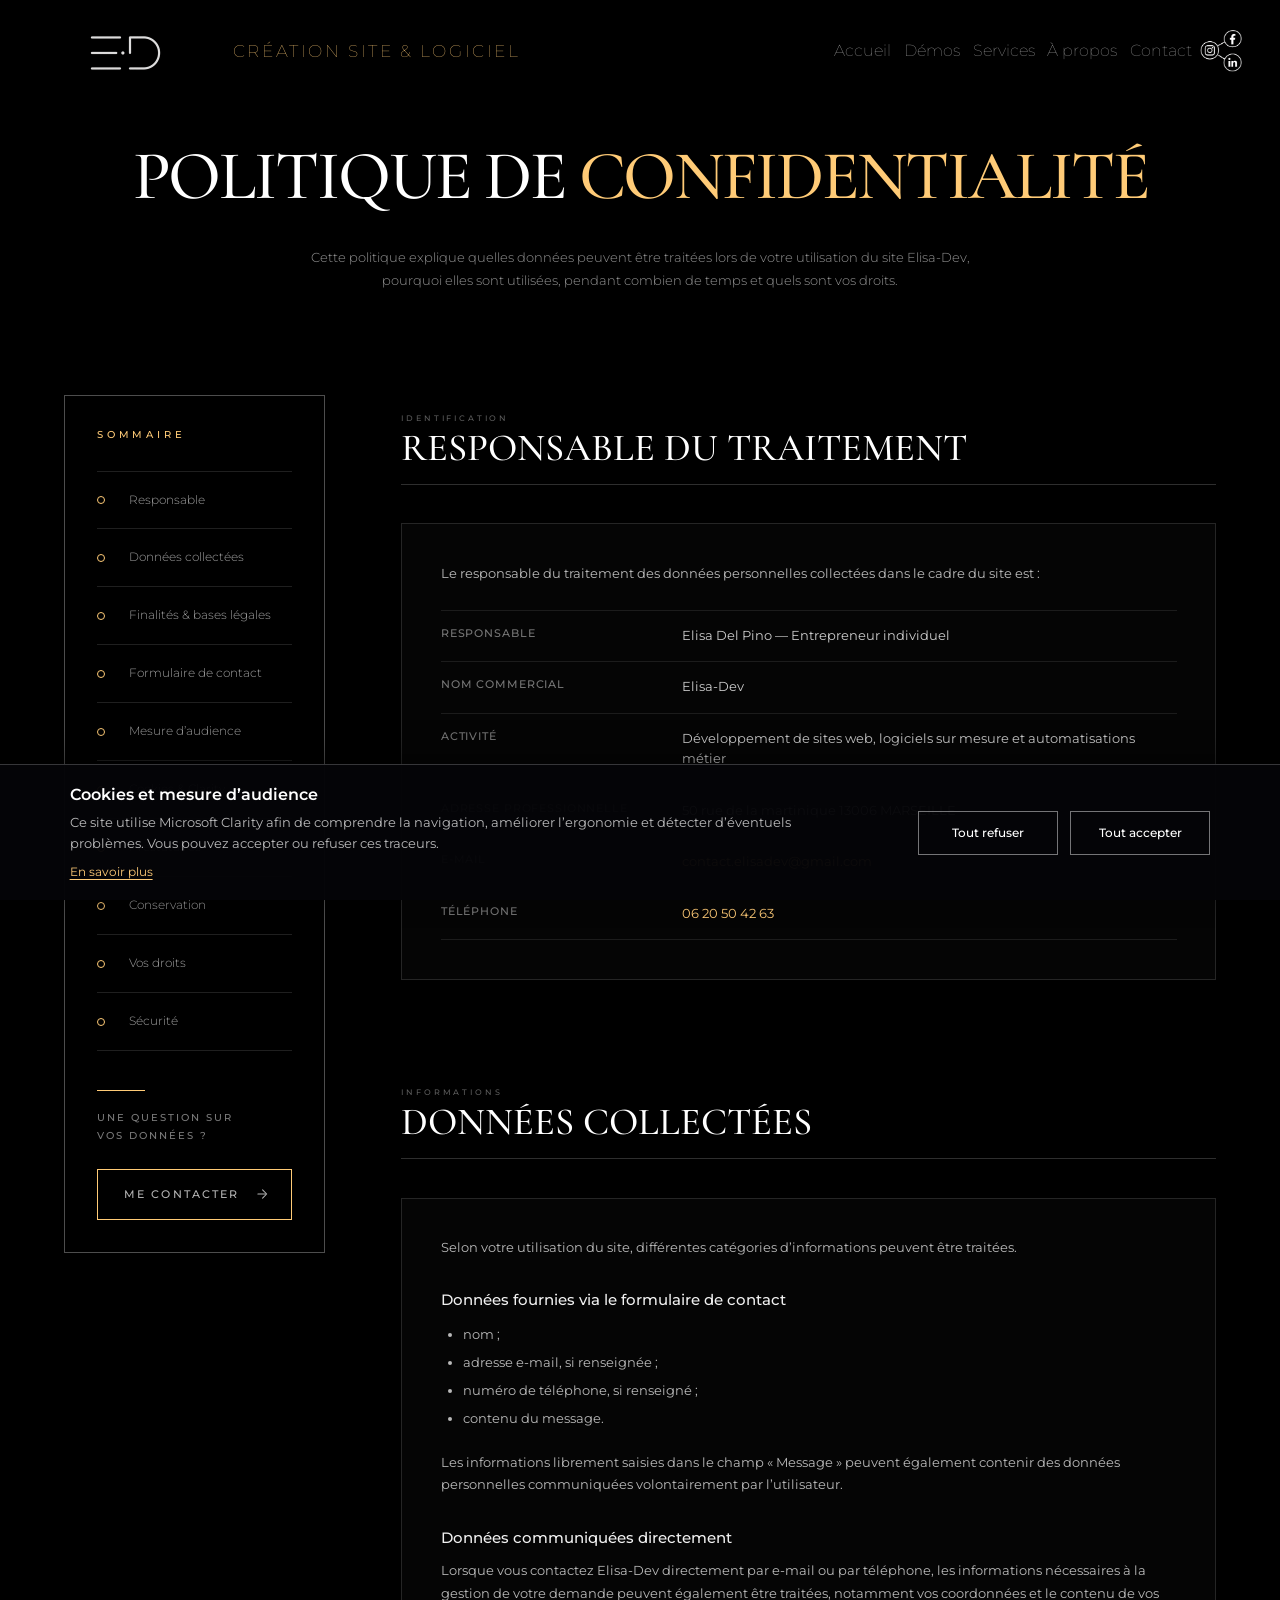
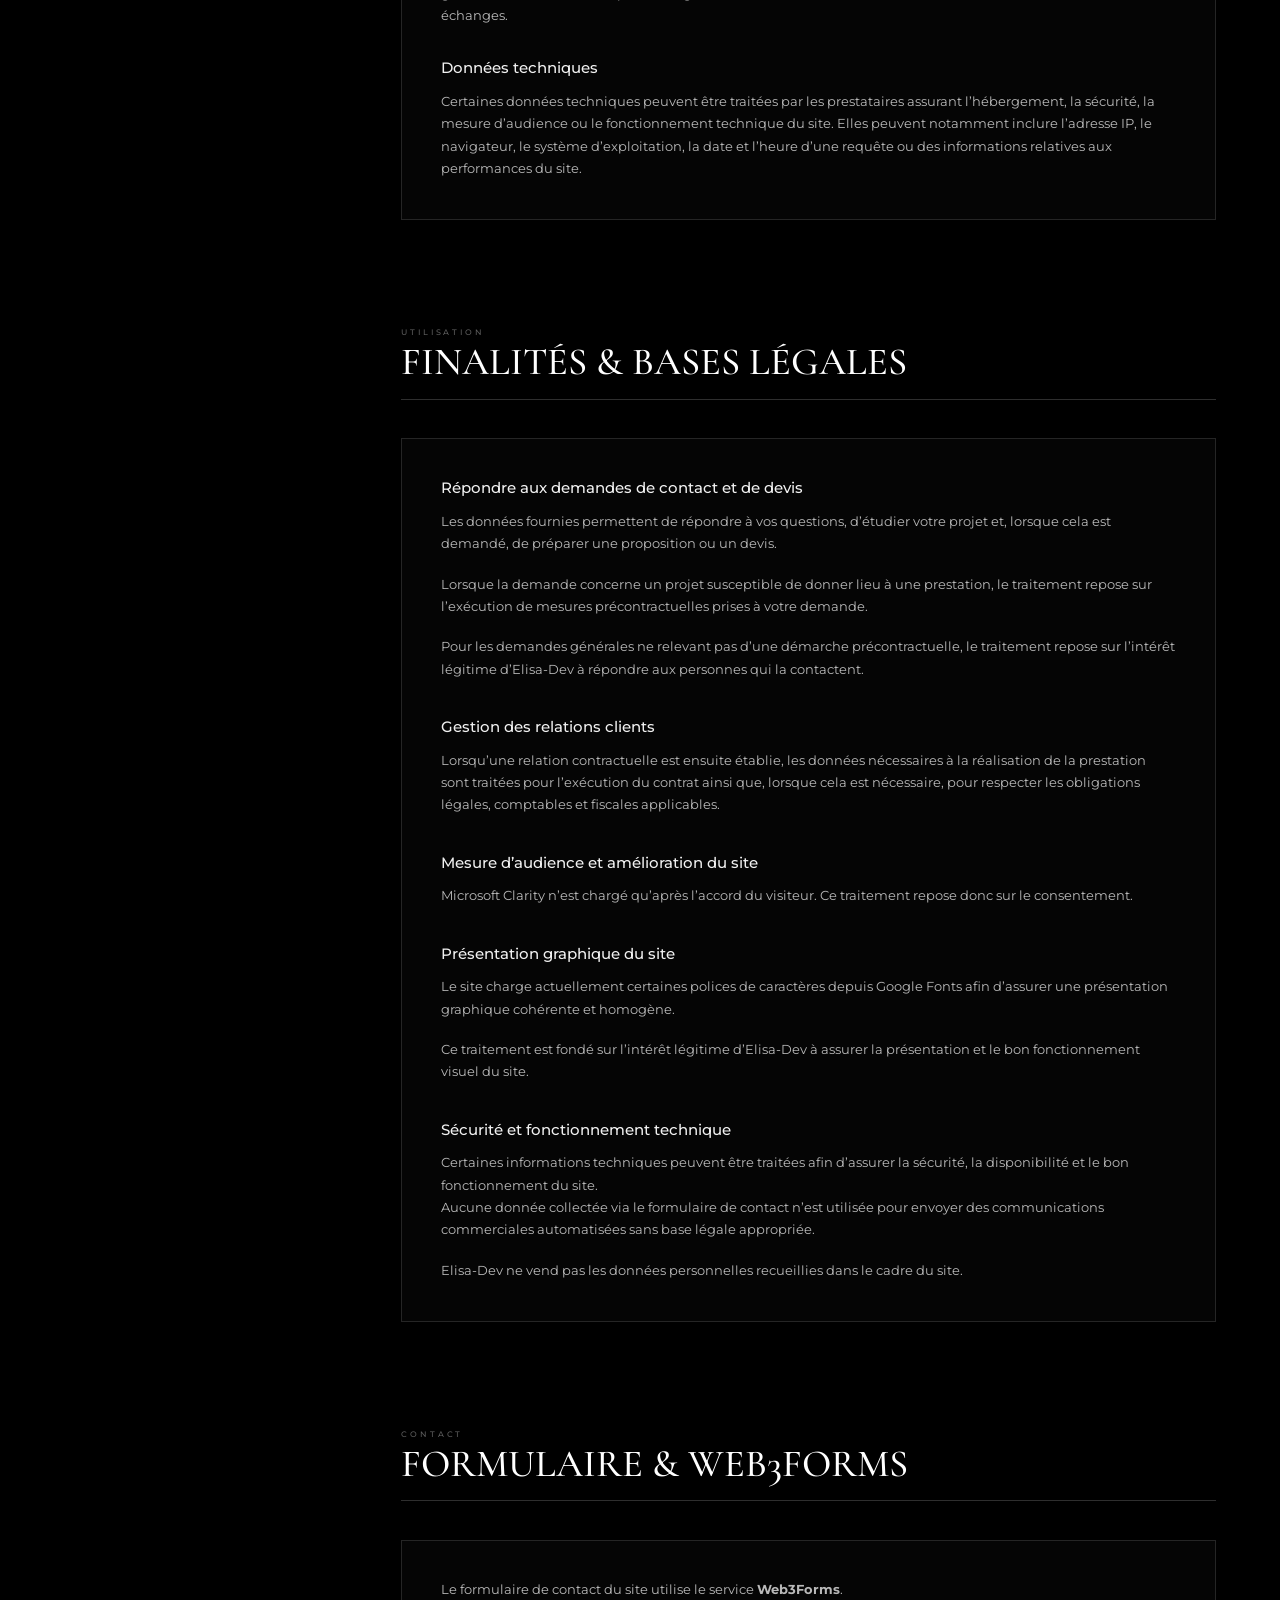
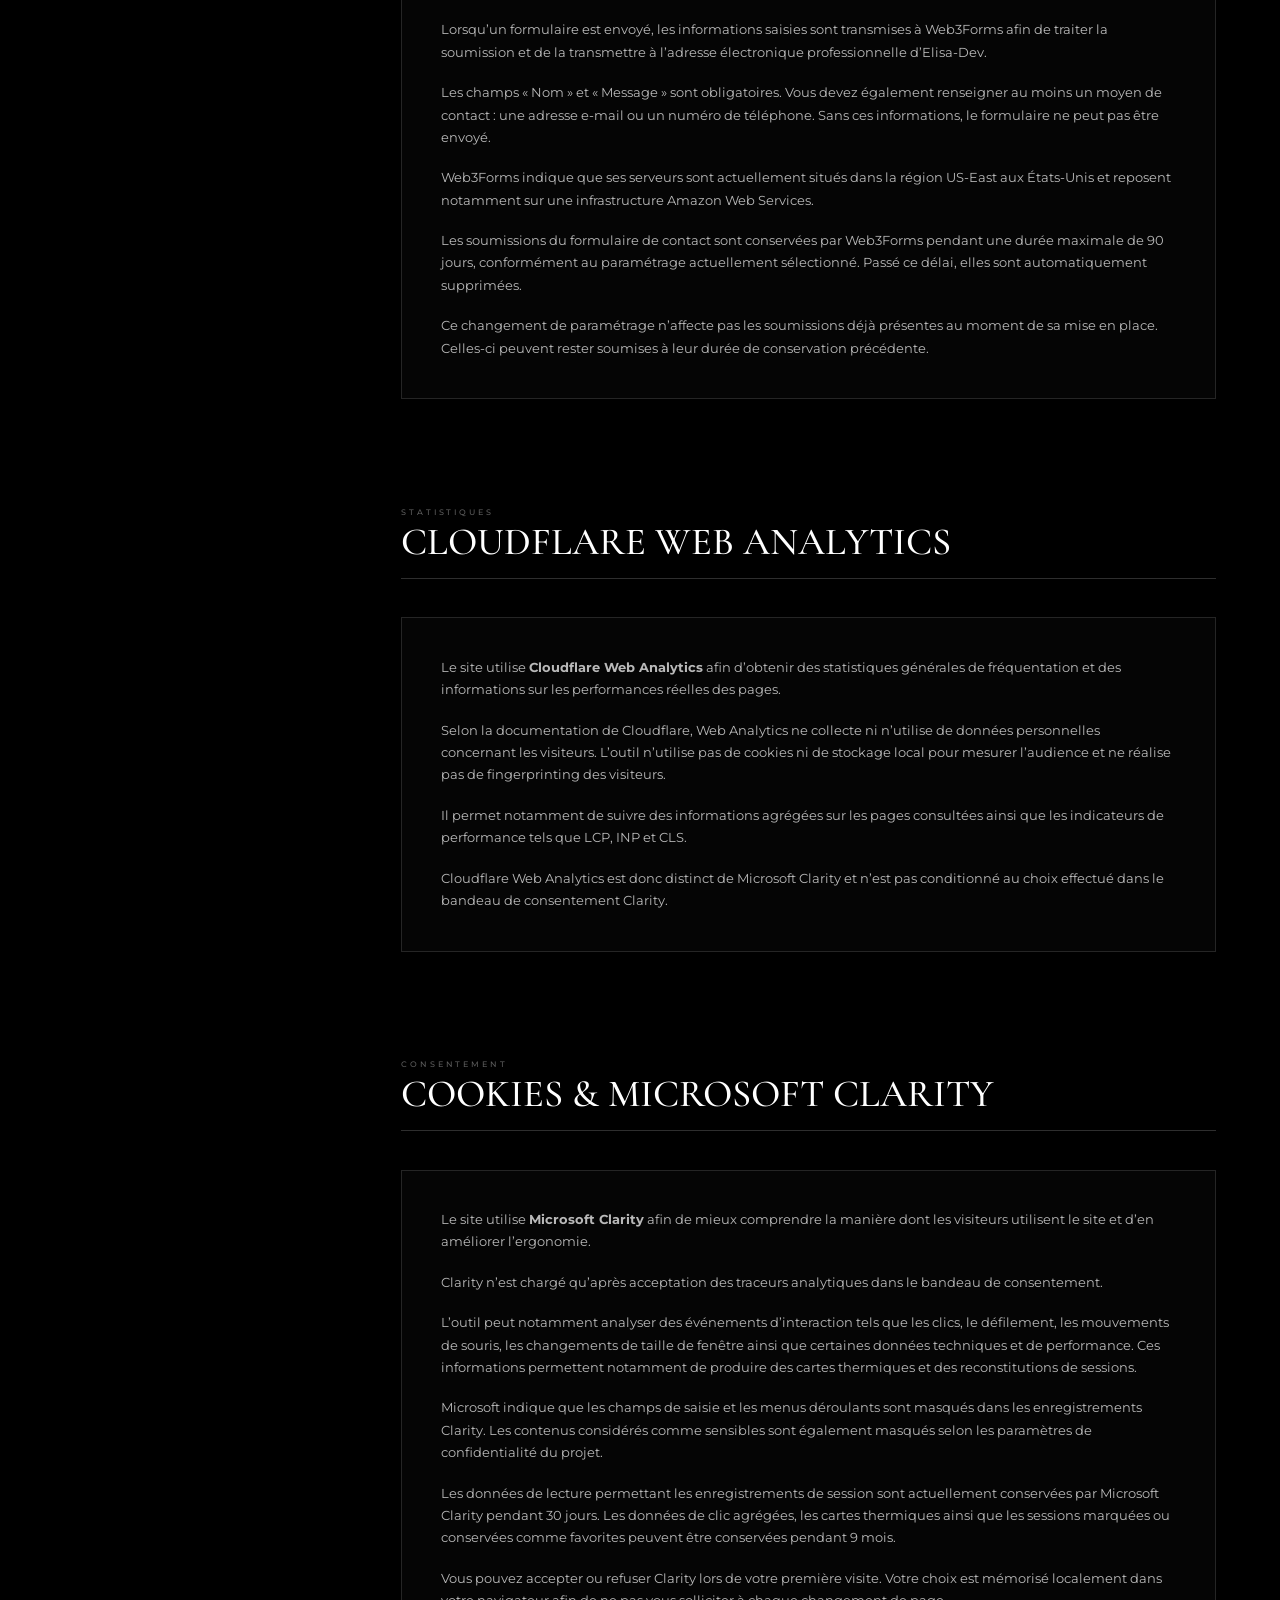
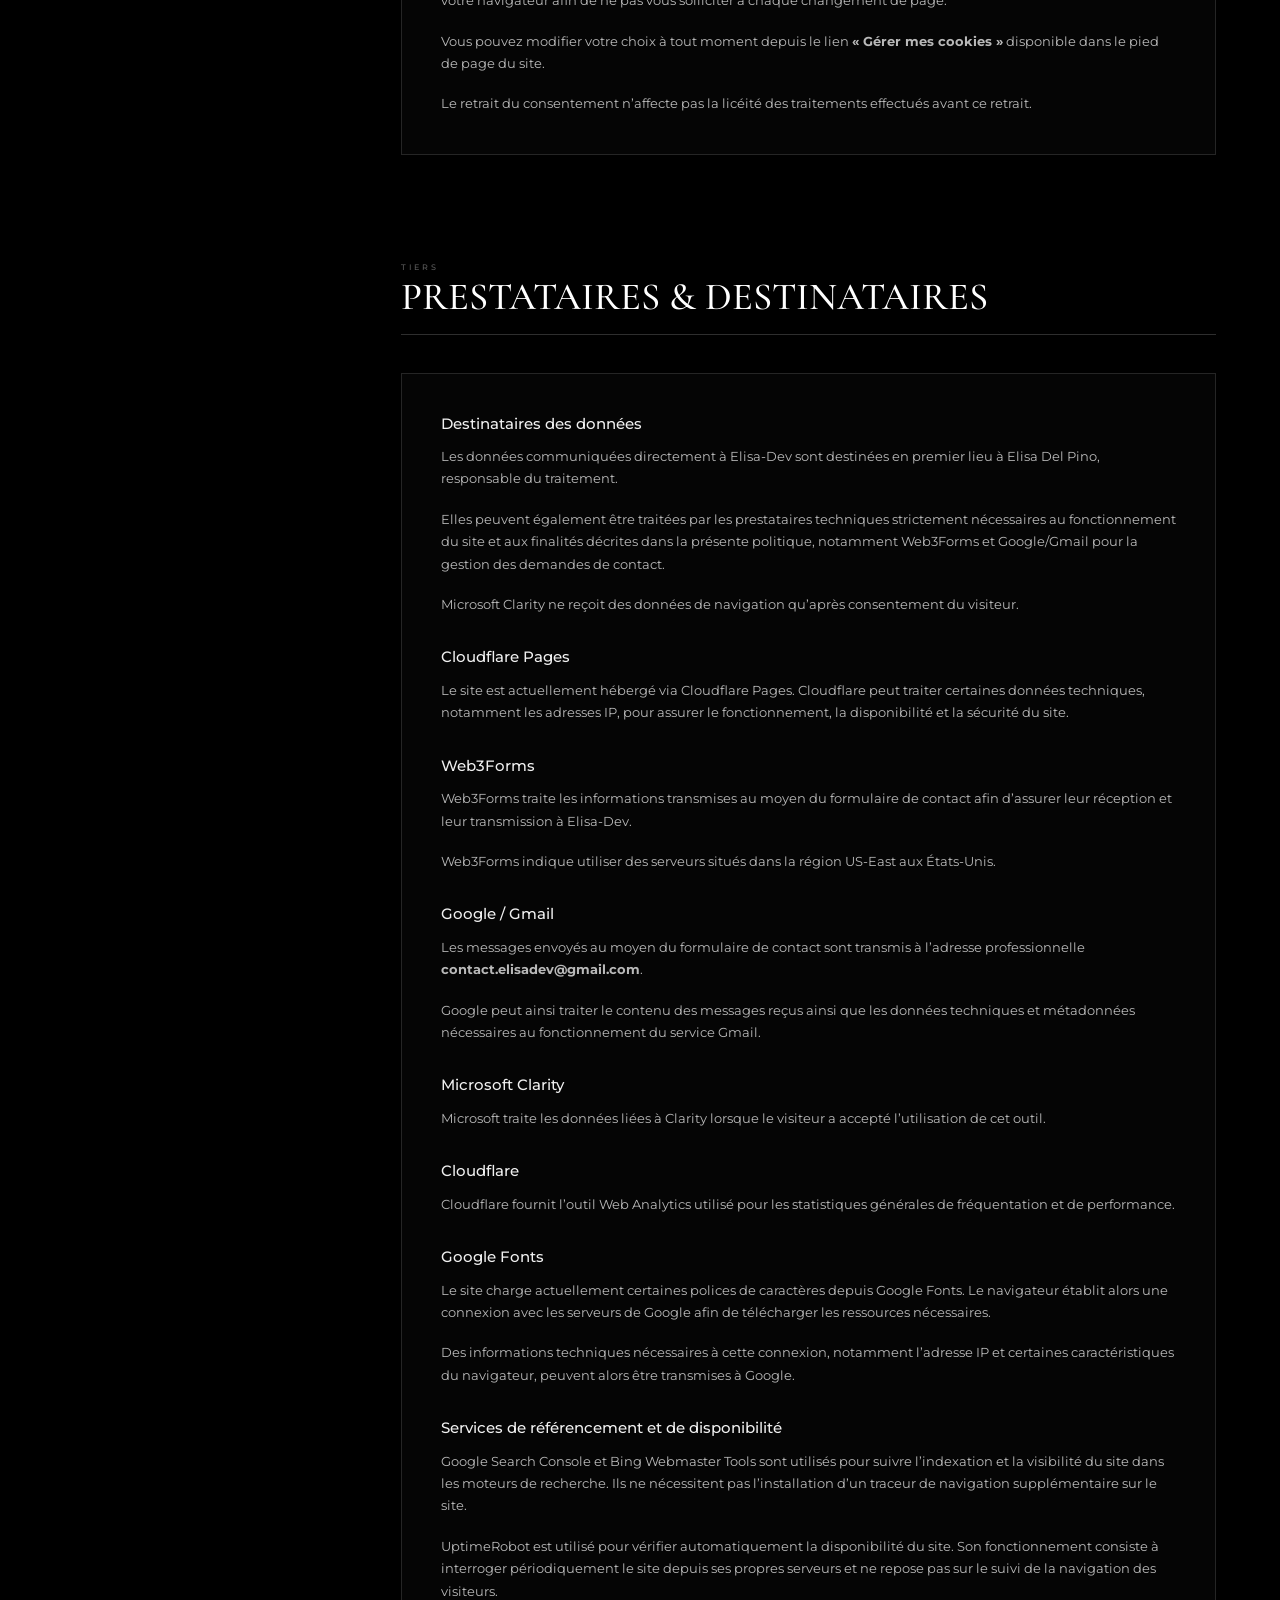
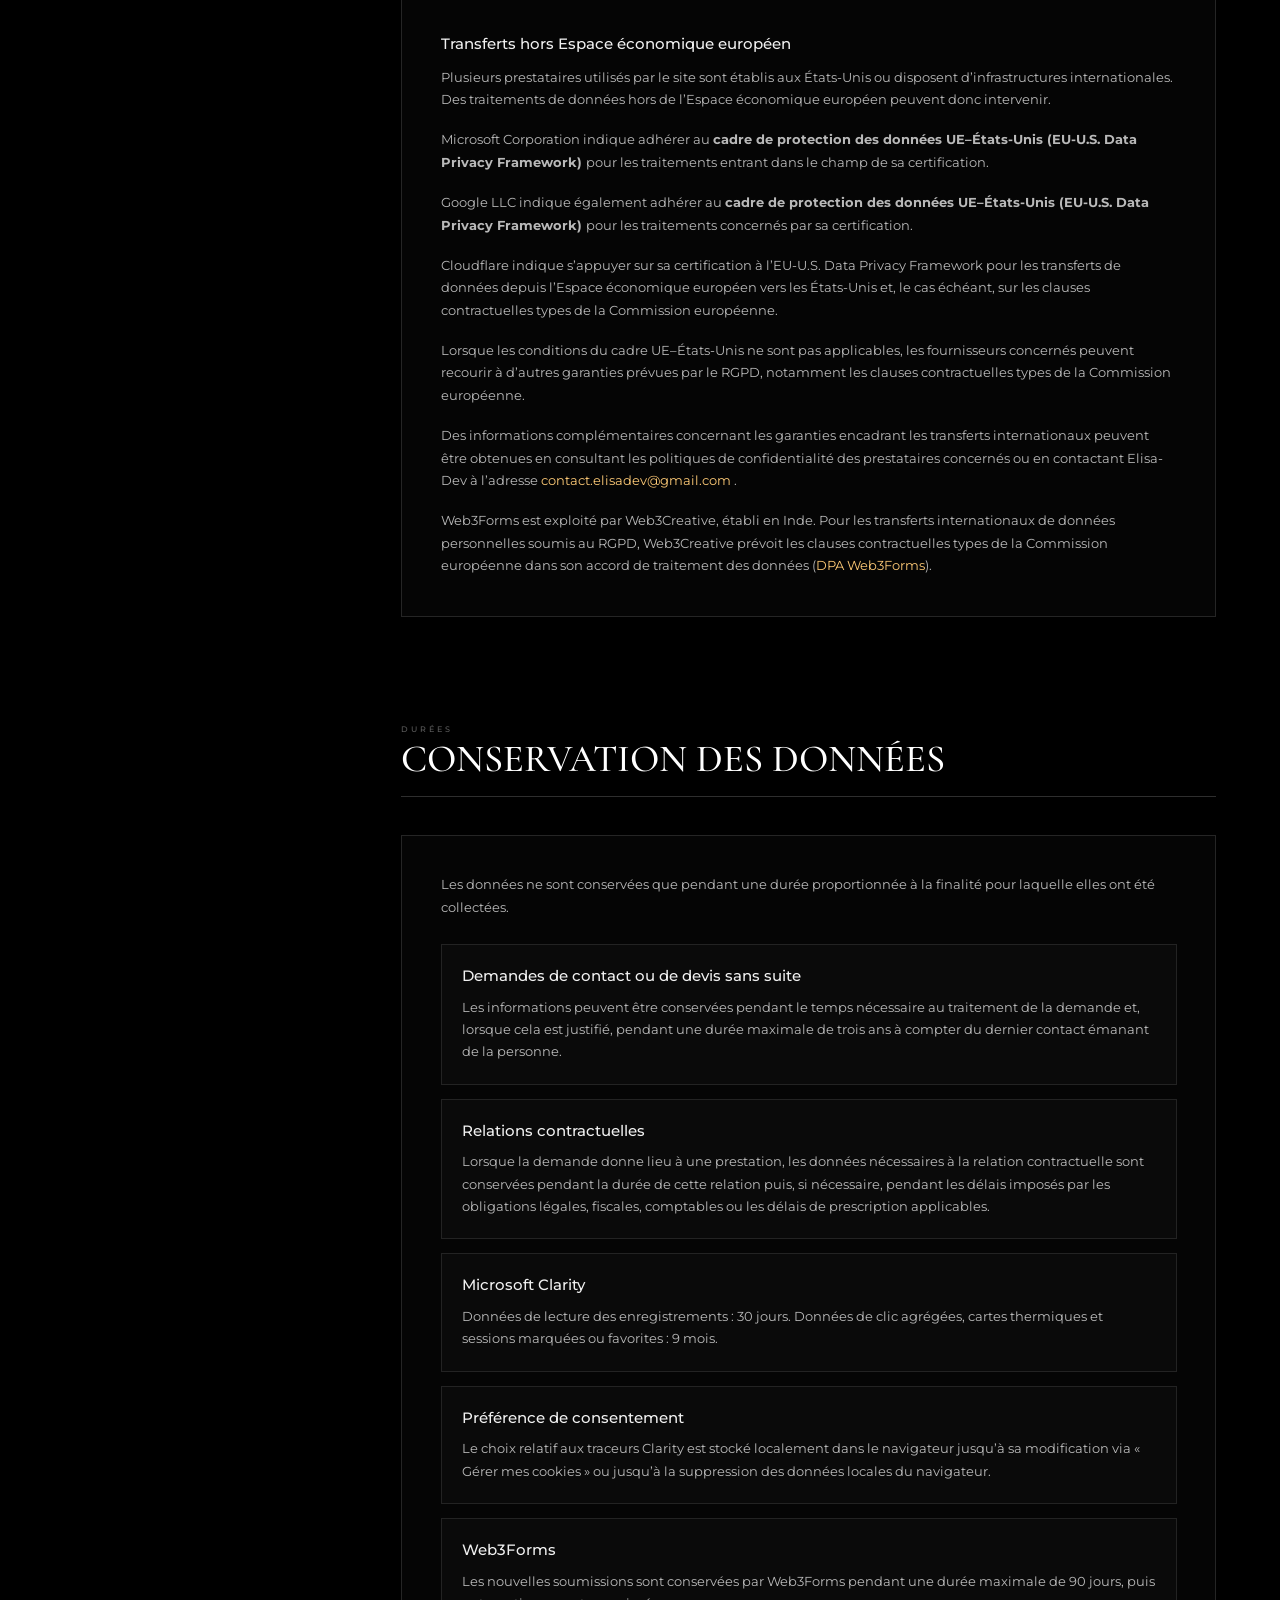
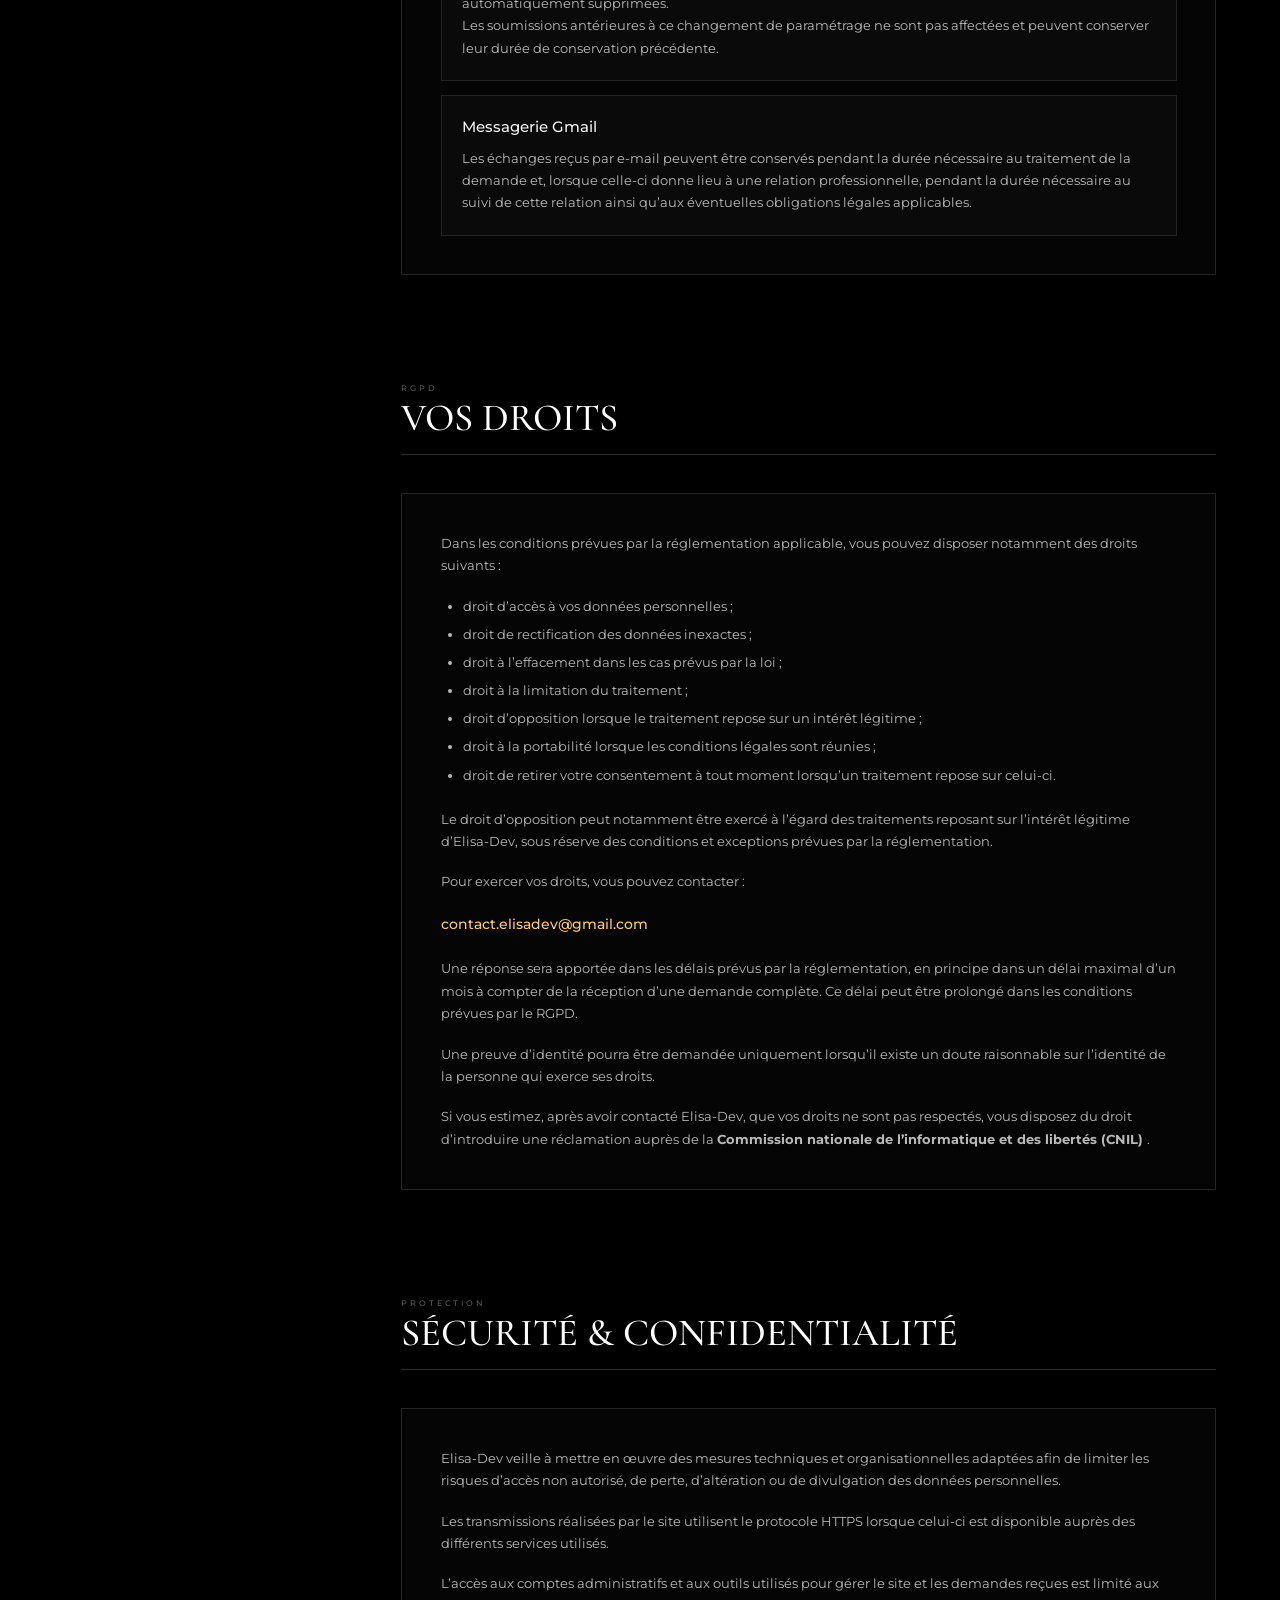
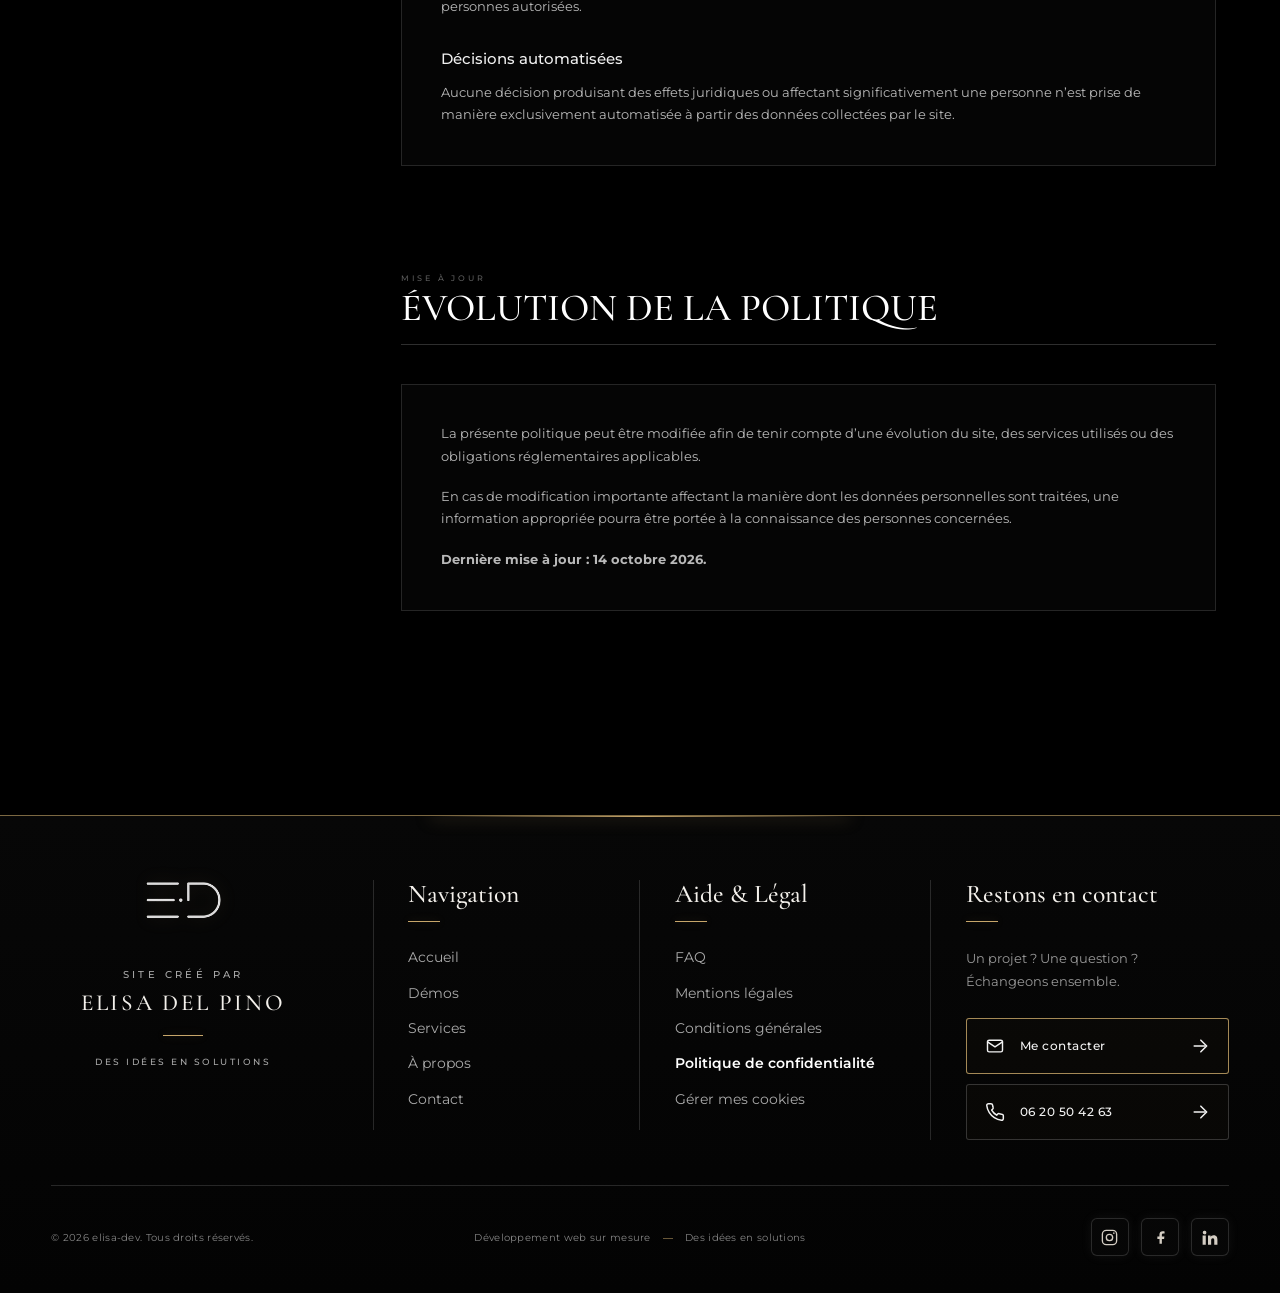
<file: politique-confidentialite.html>
<!doctype html>
<html lang="fr">
  <head>
    <meta charset="UTF-8" />
    <meta http-equiv="X-UA-Compatible" content="IE=edge" />
    <meta name="viewport" content="width=device-width,initial-scale=1.0" />
    <title>Politique de confidentialité | Elisa-Dev</title>
    <meta
      name="description"
      content="Consultez la politique de confidentialité d’Elisa-Dev : données personnelles, formulaire de contact, cookies, outils de mesure d’audience, conservation et exercice de vos droits."
    />
    <meta name="robots" content="noindex,follow" />
    <link
      rel="canonical"
      href="https://www.elisa-dev.fr/politique-confidentialite"
    />
    <meta property="og:type" content="website" />
    <meta property="og:locale" content="fr_FR" />
    <meta property="og:site_name" content="Elisa-Dev" />
    <meta
      property="og:title"
      content="Politique de confidentialité | Elisa-Dev"
    />
    <meta
      property="og:description"
      content="Informations sur le traitement des données personnelles, les cookies, les outils de mesure d’audience et vos droits sur le site Elisa-Dev."
    />
    <meta
      property="og:url"
      content="https://www.elisa-dev.fr/politique-confidentialite"
    />
    <meta name="twitter:card" content="summary" />
    <meta
      name="twitter:title"
      content="Politique de confidentialité | Elisa-Dev"
    />
    <meta
      name="twitter:description"
      content="Informations sur le traitement des données personnelles, les cookies, les outils de mesure d’audience et vos droits sur le site Elisa-Dev."
    />
    <link rel="icon" type="image/png" href="./img/faviconB.png" />
    <link
      rel="icon"
      type="image/png"
      href="./img/faviconB.png"
      media="(prefers-color-scheme: light)"
    />
    <link
      rel="icon"
      type="image/png"
      href="./img/faviconW.png"
      media="(prefers-color-scheme: dark)"
    />
    <link rel="apple-touch-icon" href="./img/apple-touch-icon.png" />
    <link rel="manifest" href="./manifest.webmanifest" />
    <meta name="theme-color" content="#000000" />
    <link rel="preconnect" href="https://fonts.googleapis.com" />
    <link rel="preconnect" href="https://fonts.gstatic.com" crossorigin />
    <link
      href="https://fonts.googleapis.com/css2?family=Cormorant+Garamond:wght@400;500;600&family=Montserrat:wght@100;300;400;500;600;700&display=swap"
      rel="stylesheet"
    />
    <link rel="stylesheet" href="./css/styles.css" />
    <link rel="stylesheet" href="./css/headerFooterLegal.css" />
    <link rel="stylesheet" href="./css/faq.css" />
    <link rel="stylesheet" href="./css/politique-confidentialite.css" />
    <link rel="stylesheet" href="./css/cookieConsent.css" />
  </head>
  <body id="top" class="faq-body privacy-body">
    <div id="overlay__menu__mobile"></div>
    <!-- =====================================================
         HEADER
    ===================================================== -->
    <header id="legal-header"></header>
    <!-- =====================================================
         POLITIQUE DE CONFIDENTIALITÉ
    ===================================================== -->
    <main class="faq-page privacy-page">
      <section class="faq-hero">
        <h1 class="faq-hero__title">
          POLITIQUE DE <span>CONFIDENTIALITÉ</span>
        </h1>
        <p class="faq-hero__description">
          Cette politique explique quelles données peuvent être traitées lors de
          votre utilisation du site Elisa-Dev, pourquoi elles sont utilisées,
          pendant combien de temps et quels sont vos droits.
        </p>
      </section>
      <section class="faq-layout privacy-layout">
        <!-- =====================================================
             NAVIGATION
        ===================================================== -->
        <aside class="faq-navigation privacy-navigation">
          <p class="faq-navigation__label">SOMMAIRE</p>
          <nav aria-label="Sommaire de la politique de confidentialité">
            <a href="#responsable">
              <span></span>
              Responsable
            </a>
            <a href="#donnees">
              <span></span>
              Données collectées
            </a>
            <a href="#finalites">
              <span></span>
              Finalités &amp; bases légales
            </a>
            <a href="#formulaire">
              <span></span>
              Formulaire de contact
            </a>
            <a href="#analytics">
              <span></span>
              Mesure d’audience
            </a>
            <a href="#cookies">
              <span></span>
              Cookies &amp; Clarity
            </a>
            <a href="#prestataires">
              <span></span>
              Prestataires
            </a>
            <a href="#conservation">
              <span></span>
              Conservation
            </a>
            <a href="#droits">
              <span></span>
              Vos droits
            </a>
            <a href="#securite">
              <span></span>
              Sécurité
            </a>
          </nav>
          <div class="faq-navigation__contact">
            <span></span>
            <p>
              Une question sur<br />
              vos données ?
            </p>
            <a
              href="mailto:contact.elisadev@gmail.com"
              class="shared-button shared-button--arrow"
            >
              <span>ME CONTACTER</span>
              <svg
                xmlns="http://www.w3.org/2000/svg"
                viewBox="0 0 24 24"
                fill="none"
                stroke="currentColor"
                stroke-width="1.8"
                stroke-linecap="round"
                stroke-linejoin="round"
                aria-hidden="true"
              >
                <use href="/img/icons.svg#arrow-right"></use>
              </svg>
            </a>
          </div>
        </aside>
        <!-- =====================================================
             CONTENU
        ===================================================== -->
        <div class="faq-content privacy-content">
          <!-- =====================================================
               RESPONSABLE DU TRAITEMENT
          ===================================================== -->
          <section id="responsable" class="faq-group">
            <div class="faq-group__heading">
              <div>
                <p class="faq-group__eyebrow">IDENTIFICATION</p>
                <h2>RESPONSABLE DU TRAITEMENT</h2>
              </div>
            </div>
            <div class="privacy-card">
              <p>
                Le responsable du traitement des données personnelles collectées
                dans le cadre du site est :
              </p>
              <dl class="privacy-data">
                <div>
                  <dt>Responsable</dt>
                  <dd>Elisa Del Pino — Entrepreneur individuel</dd>
                </div>
                <div>
                  <dt>Nom commercial</dt>
                  <dd>Elisa-Dev</dd>
                </div>
                <div>
                  <dt>Activité</dt>
                  <dd>
                    Développement de sites web, logiciels sur mesure et
                    automatisations métier
                  </dd>
                </div>
                <div>
                  <dt>Adresse professionnelle</dt>
                  <dd>
                    <span>50 rue de la martinique 13006 MARSEILLE</span>
                  </dd>
                </div>
                <div>
                  <dt>E-mail</dt>
                  <dd>
                    <a href="mailto:contact.elisadev@gmail.com">
                      contact.elisadev@gmail.com
                    </a>
                  </dd>
                </div>
                <div>
                  <dt>Téléphone</dt>
                  <dd>
                    <a href="tel:+33620504263"> 06 20 50 42 63 </a>
                  </dd>
                </div>
              </dl>
            </div>
          </section>
          <!-- =====================================================
               DONNÉES COLLECTÉES
          ===================================================== -->
          <section id="donnees" class="faq-group">
            <div class="faq-group__heading">
              <div>
                <p class="faq-group__eyebrow">INFORMATIONS</p>
                <h2>DONNÉES COLLECTÉES</h2>
              </div>
            </div>
            <div class="privacy-card">
              <p>
                Selon votre utilisation du site, différentes catégories
                d’informations peuvent être traitées.
              </p>
              <h3>Données fournies via le formulaire de contact</h3>
              <ul class="privacy-list">
                <li>nom ;</li>
                <li>adresse e-mail, si renseignée ;</li>
                <li>numéro de téléphone, si renseigné ;</li>
                <li>contenu du message.</li>
              </ul>
              <p>
                Les informations librement saisies dans le champ « Message »
                peuvent également contenir des données personnelles communiquées
                volontairement par l’utilisateur.
              </p>
              <h3>Données communiquées directement</h3>
              <p>
                Lorsque vous contactez Elisa-Dev directement par e-mail ou par
                téléphone, les informations nécessaires à la gestion de votre
                demande peuvent également être traitées, notamment vos
                coordonnées et le contenu de vos échanges.
              </p>
              <h3>Données techniques</h3>
              <p>
                Certaines données techniques peuvent être traitées par les
                prestataires assurant l’hébergement, la sécurité, la mesure
                d’audience ou le fonctionnement technique du site. Elles peuvent
                notamment inclure l’adresse IP, le navigateur, le système
                d’exploitation, la date et l’heure d’une requête ou des
                informations relatives aux performances du site.
              </p>
            </div>
          </section>
          <!-- =====================================================
               FINALITÉS ET BASES LÉGALES
          ===================================================== -->
          <section id="finalites" class="faq-group">
            <div class="faq-group__heading">
              <div>
                <p class="faq-group__eyebrow">UTILISATION</p>
                <h2>FINALITÉS &amp; BASES LÉGALES</h2>
              </div>
            </div>
            <div class="privacy-card">
              <div class="privacy-purpose">
                <h3>Répondre aux demandes de contact et de devis</h3>
                <p>
                  Les données fournies permettent de répondre à vos questions,
                  d’étudier votre projet et, lorsque cela est demandé, de
                  préparer une proposition ou un devis.
                </p>
                <p>
                  Lorsque la demande concerne un projet susceptible de donner
                  lieu à une prestation, le traitement repose sur l’exécution de
                  mesures précontractuelles prises à votre demande.
                </p>
                <p>
                  Pour les demandes générales ne relevant pas d’une démarche
                  précontractuelle, le traitement repose sur l’intérêt légitime
                  d’Elisa-Dev à répondre aux personnes qui la contactent.
                </p>
              </div>
              <div class="privacy-purpose">
                <h3>Gestion des relations clients</h3>
                <p>
                  Lorsqu’une relation contractuelle est ensuite établie, les
                  données nécessaires à la réalisation de la prestation sont
                  traitées pour l’exécution du contrat ainsi que, lorsque cela
                  est nécessaire, pour respecter les obligations légales,
                  comptables et fiscales applicables.
                </p>
              </div>
              <div class="privacy-purpose">
                <h3>Mesure d’audience et amélioration du site</h3>
                <p>
                  Microsoft Clarity n’est chargé qu’après l’accord du visiteur.
                  Ce traitement repose donc sur le consentement.
                </p>
              </div>
              <div class="privacy-purpose">
                <h3>Présentation graphique du site</h3>
                <p>
                  Le site charge actuellement certaines polices de caractères
                  depuis Google Fonts afin d’assurer une présentation graphique
                  cohérente et homogène.
                </p>
                <p>
                  Ce traitement est fondé sur l’intérêt légitime d’Elisa-Dev à
                  assurer la présentation et le bon fonctionnement visuel du
                  site.
                </p>
              </div>
              <div class="privacy-purpose">
                <h3>Sécurité et fonctionnement technique</h3>
                <p>
                  Certaines informations techniques peuvent être traitées afin
                  d’assurer la sécurité, la disponibilité et le bon
                  fonctionnement du site.
                </p>
              </div>
              <p>
                Aucune donnée collectée via le formulaire de contact n’est
                utilisée pour envoyer des communications commerciales
                automatisées sans base légale appropriée.
              </p>
              <p>
                Elisa-Dev ne vend pas les données personnelles recueillies dans
                le cadre du site.
              </p>
            </div>
          </section>
          <!-- =====================================================
               FORMULAIRE
          ===================================================== -->
          <section id="formulaire" class="faq-group">
            <div class="faq-group__heading">
              <div>
                <p class="faq-group__eyebrow">CONTACT</p>
                <h2>FORMULAIRE &amp; WEB3FORMS</h2>
              </div>
            </div>
            <div class="privacy-card">
              <p>
                Le formulaire de contact du site utilise le service
                <strong>Web3Forms</strong>.
              </p>
              <p>
                Lorsqu’un formulaire est envoyé, les informations saisies sont
                transmises à Web3Forms afin de traiter la soumission et de la
                transmettre à l’adresse électronique professionnelle
                d’Elisa-Dev.
              </p>
              <p>
                Les champs « Nom » et « Message » sont obligatoires. Vous devez
                également renseigner au moins un moyen de contact : une adresse
                e-mail ou un numéro de téléphone. Sans ces informations, le
                formulaire ne peut pas être envoyé.
              </p>
              <p>
                Web3Forms indique que ses serveurs sont actuellement situés dans
                la région US-East aux États-Unis et reposent notamment sur une
                infrastructure Amazon Web Services.
              </p>
              <p>
                Les soumissions du formulaire de contact sont conservées par
                Web3Forms pendant une durée maximale de 90 jours, conformément
                au paramétrage actuellement sélectionné. Passé ce délai, elles
                sont automatiquement supprimées.
              </p>
              <p>
                Ce changement de paramétrage n’affecte pas les soumissions déjà
                présentes au moment de sa mise en place. Celles-ci peuvent
                rester soumises à leur durée de conservation précédente.
              </p>
            </div>
          </section>
          <!-- =====================================================
               CLOUDFLARE
          ===================================================== -->
          <section id="analytics" class="faq-group">
            <div class="faq-group__heading">
              <div>
                <p class="faq-group__eyebrow">STATISTIQUES</p>
                <h2>CLOUDFLARE WEB ANALYTICS</h2>
              </div>
            </div>
            <div class="privacy-card">
              <p>
                Le site utilise <strong>Cloudflare Web Analytics</strong> afin
                d’obtenir des statistiques générales de fréquentation et des
                informations sur les performances réelles des pages.
              </p>
              <p>
                Selon la documentation de Cloudflare, Web Analytics ne collecte
                ni n’utilise de données personnelles concernant les visiteurs.
                L’outil n’utilise pas de cookies ni de stockage local pour
                mesurer l’audience et ne réalise pas de fingerprinting des
                visiteurs.
              </p>
              <p>
                Il permet notamment de suivre des informations agrégées sur les
                pages consultées ainsi que les indicateurs de performance tels
                que LCP, INP et CLS.
              </p>
              <p>
                Cloudflare Web Analytics est donc distinct de Microsoft Clarity
                et n’est pas conditionné au choix effectué dans le bandeau de
                consentement Clarity.
              </p>
            </div>
          </section>
          <!-- =====================================================
               MICROSOFT CLARITY
          ===================================================== -->
          <section id="cookies" class="faq-group">
            <div class="faq-group__heading">
              <div>
                <p class="faq-group__eyebrow">CONSENTEMENT</p>
                <h2>COOKIES &amp; MICROSOFT CLARITY</h2>
              </div>
            </div>
            <div class="privacy-card">
              <p>
                Le site utilise <strong>Microsoft Clarity</strong> afin de mieux
                comprendre la manière dont les visiteurs utilisent le site et
                d’en améliorer l’ergonomie.
              </p>
              <p>
                Clarity n’est chargé qu’après acceptation des traceurs
                analytiques dans le bandeau de consentement.
              </p>
              <p>
                L’outil peut notamment analyser des événements d’interaction
                tels que les clics, le défilement, les mouvements de souris, les
                changements de taille de fenêtre ainsi que certaines données
                techniques et de performance. Ces informations permettent
                notamment de produire des cartes thermiques et des
                reconstitutions de sessions.
              </p>
              <p>
                Microsoft indique que les champs de saisie et les menus
                déroulants sont masqués dans les enregistrements Clarity. Les
                contenus considérés comme sensibles sont également masqués selon
                les paramètres de confidentialité du projet.
              </p>
              <p>
                Les données de lecture permettant les enregistrements de session
                sont actuellement conservées par Microsoft Clarity pendant 30
                jours. Les données de clic agrégées, les cartes thermiques ainsi
                que les sessions marquées ou conservées comme favorites peuvent
                être conservées pendant 9 mois.
              </p>
              <p>
                Vous pouvez accepter ou refuser Clarity lors de votre première
                visite. Votre choix est mémorisé localement dans votre
                navigateur afin de ne pas vous solliciter à chaque changement de
                page.
              </p>
              <p>
                Vous pouvez modifier votre choix à tout moment depuis le lien
                <strong>« Gérer mes cookies »</strong> disponible dans le pied
                de page du site.
              </p>
              <p>
                Le retrait du consentement n’affecte pas la licéité des
                traitements effectués avant ce retrait.
              </p>
            </div>
          </section>
          <!-- =====================================================
               PRESTATAIRES ET DESTINATAIRES
          ===================================================== -->
          <section id="prestataires" class="faq-group">
            <div class="faq-group__heading">
              <div>
                <p class="faq-group__eyebrow">TIERS</p>
                <h2>PRESTATAIRES &amp; DESTINATAIRES</h2>
              </div>
            </div>
            <div class="privacy-card">
              <h3>Destinataires des données</h3>
              <p>
                Les données communiquées directement à Elisa-Dev sont destinées
                en premier lieu à Elisa Del Pino, responsable du traitement.
              </p>
              <p>
                Elles peuvent également être traitées par les prestataires
                techniques strictement nécessaires au fonctionnement du site et
                aux finalités décrites dans la présente politique, notamment
                Web3Forms et Google/Gmail pour la gestion des demandes de
                contact.
              </p>
              <p>
                Microsoft Clarity ne reçoit des données de navigation qu’après
                consentement du visiteur.
              </p>
              <h3>Cloudflare Pages</h3>
              <p>
                Le site est actuellement hébergé via Cloudflare Pages.
                Cloudflare peut traiter certaines données techniques, notamment
                les adresses IP, pour assurer le fonctionnement, la
                disponibilité et la sécurité du site.
              </p>
              <h3>Web3Forms</h3>
              <p>
                Web3Forms traite les informations transmises au moyen du
                formulaire de contact afin d’assurer leur réception et leur
                transmission à Elisa-Dev.
              </p>
              <p>
                Web3Forms indique utiliser des serveurs situés dans la région
                US-East aux États-Unis.
              </p>
              <h3>Google / Gmail</h3>
              <p>
                Les messages envoyés au moyen du formulaire de contact sont
                transmis à l’adresse professionnelle
                <strong>contact.elisadev@gmail.com</strong>.
              </p>
              <p>
                Google peut ainsi traiter le contenu des messages reçus ainsi
                que les données techniques et métadonnées nécessaires au
                fonctionnement du service Gmail.
              </p>
              <h3>Microsoft Clarity</h3>
              <p>
                Microsoft traite les données liées à Clarity lorsque le visiteur
                a accepté l’utilisation de cet outil.
              </p>
              <h3>Cloudflare</h3>
              <p>
                Cloudflare fournit l’outil Web Analytics utilisé pour les
                statistiques générales de fréquentation et de performance.
              </p>
              <h3>Google Fonts</h3>
              <p>
                Le site charge actuellement certaines polices de caractères
                depuis Google Fonts. Le navigateur établit alors une connexion
                avec les serveurs de Google afin de télécharger les ressources
                nécessaires.
              </p>
              <p>
                Des informations techniques nécessaires à cette connexion,
                notamment l’adresse IP et certaines caractéristiques du
                navigateur, peuvent alors être transmises à Google.
              </p>
              <h3>Services de référencement et de disponibilité</h3>
              <p>
                Google Search Console et Bing Webmaster Tools sont utilisés pour
                suivre l’indexation et la visibilité du site dans les moteurs de
                recherche. Ils ne nécessitent pas l’installation d’un traceur de
                navigation supplémentaire sur le site.
              </p>
              <p>
                UptimeRobot est utilisé pour vérifier automatiquement la
                disponibilité du site. Son fonctionnement consiste à interroger
                périodiquement le site depuis ses propres serveurs et ne repose
                pas sur le suivi de la navigation des visiteurs.
              </p>
              <h3>Transferts hors Espace économique européen</h3>
              <p>
                Plusieurs prestataires utilisés par le site sont établis aux
                États-Unis ou disposent d’infrastructures internationales. Des
                traitements de données hors de l’Espace économique européen
                peuvent donc intervenir.
              </p>
              <p>
                Microsoft Corporation indique adhérer au
                <strong>
                  cadre de protection des données UE–États-Unis (EU-U.S. Data
                  Privacy Framework)
                </strong>
                pour les traitements entrant dans le champ de sa certification.
              </p>
              <p>
                Google LLC indique également adhérer au
                <strong>
                  cadre de protection des données UE–États-Unis (EU-U.S. Data
                  Privacy Framework)
                </strong>
                pour les traitements concernés par sa certification.
              </p>
              <p>
                Cloudflare indique s’appuyer sur sa certification à l’EU-U.S.
                Data Privacy Framework pour les transferts de données depuis
                l’Espace économique européen vers les États-Unis et, le cas
                échéant, sur les clauses contractuelles types de la Commission
                européenne.
              </p>
              <p>
                Lorsque les conditions du cadre UE–États-Unis ne sont pas
                applicables, les fournisseurs concernés peuvent recourir à
                d’autres garanties prévues par le RGPD, notamment les clauses
                contractuelles types de la Commission européenne.
              </p>
              <p>
                Des informations complémentaires concernant les garanties
                encadrant les transferts internationaux peuvent être obtenues en
                consultant les politiques de confidentialité des prestataires
                concernés ou en contactant Elisa-Dev à l’adresse
                <a href="mailto:contact.elisadev@gmail.com">
                  contact.elisadev@gmail.com </a
                >.
              </p>
              <p>
                Web3Forms est exploité par Web3Creative, établi en Inde. Pour
                les transferts internationaux de données personnelles soumis au
                RGPD, Web3Creative prévoit les clauses contractuelles types de
                la Commission européenne dans son accord de traitement des
                données (<a
                  href="https://web3forms.com/dpa"
                  target="_blank"
                  rel="noopener noreferrer"
                  >DPA Web3Forms</a
                >).
              </p>
            </div>
          </section>
          <!-- =====================================================
               CONSERVATION
          ===================================================== -->
          <section id="conservation" class="faq-group">
            <div class="faq-group__heading">
              <div>
                <p class="faq-group__eyebrow">DURÉES</p>
                <h2>CONSERVATION DES DONNÉES</h2>
              </div>
            </div>
            <div class="privacy-card">
              <p>
                Les données ne sont conservées que pendant une durée
                proportionnée à la finalité pour laquelle elles ont été
                collectées.
              </p>
              <div class="privacy-retention">
                <div>
                  <h3>Demandes de contact ou de devis sans suite</h3>
                  <p>
                    Les informations peuvent être conservées pendant le temps
                    nécessaire au traitement de la demande et, lorsque cela est
                    justifié, pendant une durée maximale de trois ans à compter
                    du dernier contact émanant de la personne.
                  </p>
                </div>
                <div>
                  <h3>Relations contractuelles</h3>
                  <p>
                    Lorsque la demande donne lieu à une prestation, les données
                    nécessaires à la relation contractuelle sont conservées
                    pendant la durée de cette relation puis, si nécessaire,
                    pendant les délais imposés par les obligations légales,
                    fiscales, comptables ou les délais de prescription
                    applicables.
                  </p>
                </div>
                <div>
                  <h3>Microsoft Clarity</h3>
                  <p>
                    Données de lecture des enregistrements : 30 jours. Données
                    de clic agrégées, cartes thermiques et sessions marquées ou
                    favorites : 9 mois.
                  </p>
                </div>
                <div>
                  <h3>Préférence de consentement</h3>
                  <p>
                    Le choix relatif aux traceurs Clarity est stocké localement
                    dans le navigateur jusqu’à sa modification via « Gérer mes
                    cookies » ou jusqu’à la suppression des données locales du
                    navigateur.
                  </p>
                </div>
                <div>
                  <h3>Web3Forms</h3>
                  <p>
                    Les nouvelles soumissions sont conservées par Web3Forms
                    pendant une durée maximale de 90 jours, puis automatiquement
                    supprimées.
                  </p>
                  <p>
                    Les soumissions antérieures à ce changement de paramétrage
                    ne sont pas affectées et peuvent conserver leur durée de
                    conservation précédente.
                  </p>
                </div>
                <div>
                  <h3>Messagerie Gmail</h3>
                  <p>
                    Les échanges reçus par e-mail peuvent être conservés pendant
                    la durée nécessaire au traitement de la demande et, lorsque
                    celle-ci donne lieu à une relation professionnelle, pendant
                    la durée nécessaire au suivi de cette relation ainsi qu’aux
                    éventuelles obligations légales applicables.
                  </p>
                </div>
              </div>
            </div>
          </section>
          <!-- =====================================================
               DROITS
          ===================================================== -->
          <section id="droits" class="faq-group">
            <div class="faq-group__heading">
              <div>
                <p class="faq-group__eyebrow">RGPD</p>
                <h2>VOS DROITS</h2>
              </div>
            </div>
            <div class="privacy-card">
              <p>
                Dans les conditions prévues par la réglementation applicable,
                vous pouvez disposer notamment des droits suivants :
              </p>
              <ul class="privacy-list">
                <li>droit d’accès à vos données personnelles ;</li>
                <li>droit de rectification des données inexactes ;</li>
                <li>droit à l’effacement dans les cas prévus par la loi ;</li>
                <li>droit à la limitation du traitement ;</li>
                <li>
                  droit d’opposition lorsque le traitement repose sur un intérêt
                  légitime ;
                </li>
                <li>
                  droit à la portabilité lorsque les conditions légales sont
                  réunies ;
                </li>
                <li>
                  droit de retirer votre consentement à tout moment lorsqu’un
                  traitement repose sur celui-ci.
                </li>
              </ul>
              <p>
                Le droit d’opposition peut notamment être exercé à l’égard des
                traitements reposant sur l’intérêt légitime d’Elisa-Dev, sous
                réserve des conditions et exceptions prévues par la
                réglementation.
              </p>
              <p>Pour exercer vos droits, vous pouvez contacter :</p>
              <p class="privacy-contact-email">
                <a href="mailto:contact.elisadev@gmail.com">
                  contact.elisadev@gmail.com
                </a>
              </p>
              <p>
                Une réponse sera apportée dans les délais prévus par la
                réglementation, en principe dans un délai maximal d’un mois à
                compter de la réception d’une demande complète. Ce délai peut
                être prolongé dans les conditions prévues par le RGPD.
              </p>
              <p>
                Une preuve d’identité pourra être demandée uniquement lorsqu’il
                existe un doute raisonnable sur l’identité de la personne qui
                exerce ses droits.
              </p>
              <p>
                Si vous estimez, après avoir contacté Elisa-Dev, que vos droits
                ne sont pas respectés, vous disposez du droit d’introduire une
                réclamation auprès de la
                <strong>
                  Commission nationale de l’informatique et des libertés (CNIL) </strong
                >.
              </p>
            </div>
          </section>
          <!-- =====================================================
               SÉCURITÉ
          ===================================================== -->
          <section id="securite" class="faq-group">
            <div class="faq-group__heading">
              <div>
                <p class="faq-group__eyebrow">PROTECTION</p>
                <h2>SÉCURITÉ &amp; CONFIDENTIALITÉ</h2>
              </div>
            </div>
            <div class="privacy-card">
              <p>
                Elisa-Dev veille à mettre en œuvre des mesures techniques et
                organisationnelles adaptées afin de limiter les risques d’accès
                non autorisé, de perte, d’altération ou de divulgation des
                données personnelles.
              </p>
              <p>
                Les transmissions réalisées par le site utilisent le protocole
                HTTPS lorsque celui-ci est disponible auprès des différents
                services utilisés.
              </p>
              <p>
                L’accès aux comptes administratifs et aux outils utilisés pour
                gérer le site et les demandes reçues est limité aux personnes
                autorisées.
              </p>
              <h3>Décisions automatisées</h3>
              <p>
                Aucune décision produisant des effets juridiques ou affectant
                significativement une personne n’est prise de manière
                exclusivement automatisée à partir des données collectées par le
                site.
              </p>
            </div>
          </section>
          <!-- =====================================================
               MODIFICATIONS
          ===================================================== -->
          <section class="faq-group">
            <div class="faq-group__heading">
              <div>
                <p class="faq-group__eyebrow">MISE À JOUR</p>
                <h2>ÉVOLUTION DE LA POLITIQUE</h2>
              </div>
            </div>
            <div class="privacy-card">
              <p>
                La présente politique peut être modifiée afin de tenir compte
                d’une évolution du site, des services utilisés ou des
                obligations réglementaires applicables.
              </p>
              <p>
                En cas de modification importante affectant la manière dont les
                données personnelles sont traitées, une information appropriée
                pourra être portée à la connaissance des personnes concernées.
              </p>
              <p>
                <strong> Dernière mise à jour : 14 octobre 2026. </strong>
              </p>
            </div>
          </section>
        </div>
      </section>
    </main>
    <!-- =====================================================
         FOOTER
    ===================================================== -->
    <footer id="legal-footer"></footer>
    <script src="./js/headerFooterLegal.js" defer></script>
    <!-- Cloudflare Web Analytics -->
    <script src="./js/analytics.js"></script>
    <!-- Microsoft Clarity / Consentement -->
    <script src="./js/cookieConsent.js"></script>
  </body>
</html>
</file>
<file: css/styles.css>
/* =====================================================
   GÉNÉRAL
===================================================== */
:root {
  --main-color:lightgrey;
  --other-color:#ffcb77;
  --text-color:rgba(255,255,255,.7);
  --border-color:rgba(255,255,255,.3);
  --border:.1px solid var(--border-color);
  --w-container-size:90%;
  --section-gap:clamp(55px,7vw,90px);
  --home-top-gap:16vh;
}

* {
  margin:0;
  padding:0;
  box-sizing:border-box;
}

/* =====================================================
   SCROLL-BAR OPTION
===================================================== */
html {
  scrollbar-width:thin;
  scrollbar-color:#373737 #111827;
}

::-webkit-scrollbar {
  width:30px;
}

::-webkit-scrollbar-track {
  background:#111827;
}

/* =====================================================
   BODY
===================================================== */
html {
  width:100%;
  max-width:100%;
  overflow-x:hidden;
  scrollbar-width:thin;
  scrollbar-color:#373737 #111827;
}

body {
  width:100%;
  max-width:100%;
  margin:0;
  background:black;
  overflow-x:hidden;
}

#overlay__menu__mobile {
  position:fixed;
  top:0;
  left:0;
  width:100%;
  height:100%;
  background-color:rgba(0,0,0,.6);
  display:none;
}

#overlay__menu__mobile.open {
  display:block;
  z-index:998;
}

/* =====================================================
   CONTENEUR DE SECTION AVEC TITRE
===================================================== */
.section-with-title {
  position:relative;
  width:var(--w-container-size);
  margin:0 auto var(--section-gap);
  padding-top:clamp(55px,4vw,65px);
  overflow:visible;
}

.section-with-title > .section__products,
.section-with-title > .section__about {
  width:100%;
  margin:0;
}

/* =====================================================
   BOUTONS COMMUNS
===================================================== */
.shared-button,
.websites-showcase__button,
.demo-animation-card__button {
  position:relative;
  width:100%;
  min-width:0;
  min-height:clamp(50px,4vw,60px);
  padding:0 clamp(18px,1.7vw,24px);
  display:flex;
  align-items:center;
  justify-content:space-between;
  gap:clamp(10px,.9vw,14px);
  border:1px solid var(--other-color);
  border-radius:0;
  background:rgba(0,0,0,.22);
  color:var(--text-color);
  font-family:"Montserrat",sans-serif;
  font-size:clamp(11px,.88vw,14px);
  font-weight:500;
  letter-spacing:clamp(2px,.16vw,3px);
  line-height:1;
  text-align:center;
  text-decoration:none;
  white-space:nowrap;
  cursor:pointer;
  overflow:hidden;
  box-shadow:none;
  transition:background 180ms ease,color 180ms ease,border-color 180ms ease,transform 180ms ease,box-shadow 180ms ease;
}

.shared-button > span,
.shared-button > svg,
.websites-showcase__button > span,
.websites-showcase__button > svg,
.demo-animation-card__button > span,
.demo-animation-card__button > svg {
  position:relative;
  z-index:2;
}

.shared-button > span,
.websites-showcase__button > span,
.demo-animation-card__button > span {
  flex:1;
  text-align:center;
}

.shared-button > svg,
.websites-showcase__button > svg,
.demo-animation-card__button > svg {
  width:clamp(14px,1vw,17px);
  height:clamp(14px,1vw,17px);
  flex-shrink:0;
  color:currentColor;
  fill:none;
  stroke:currentColor;
  transition:transform 180ms ease;
}

.shared-button:hover,
.websites-showcase__button:hover,
.demo-animation-card__button:hover {
  color:#fff;
  background:rgba(199,166,106,.10);
  border-color:#dfc28d;
  transform:translateY(-2px);
  box-shadow:0 0 20px rgba(199,166,106,.09);
}

.shared-button--arrow:hover > svg,
.websites-showcase__button:hover > svg,
.demo-animation-card__button:hover > svg {
  transform:translateX(4px);
}

.shared-button:focus-visible,
.websites-showcase__button:focus-visible,
.demo-animation-card__button:focus-visible {
  outline:1px solid #fff;
  outline-offset:3px;
}

@media screen and (max-width:700px) {
  .shared-button,
  .websites-showcase__button,
  .demo-animation-card__button {
    min-height:44px;
    padding:0 clamp(8px,2.5vw,16px);
    font-size:13px;
    letter-spacing:clamp(.8px,.3vw,1.5px);
  }

  .shared-button > svg,
  .websites-showcase__button > svg,
  .demo-animation-card__button > svg {
    width:13px;
    height:13px;
  }
}

@media screen and (max-width:420px) {
  .shared-button,
  .websites-showcase__button,
  .demo-animation-card__button {
    min-height:42px;
    padding:0 7px;
    font-size:13px;
    letter-spacing:.7px;
  }
}

/* =====================================================
   ICÔNES COMMUNES
===================================================== */
.shared-icon {
  position:relative;
  width:clamp(32px,3.2vw,43px);
  height:clamp(32px,3.2vw,43px);
  flex:0 0 auto;
  display:flex;
  align-items:center;
  justify-content:center;
  box-sizing:border-box;
  padding:0;
  background:rgba(184,184,184,.08);
  border:none;
  border-radius:8px;
  color:var(--other-color);
  box-shadow:0 0 12px rgba(184,184,184,.08);
  text-decoration:none;
  overflow:hidden;
  transition:background 220ms ease,box-shadow 220ms ease,transform 220ms ease;
}

.shared-icon svg {
  position:relative;
  z-index:1;
  width:55%;
  height:55%;
  max-width:none;
  max-height:none;
  filter:none;
}

.shared-icon:hover {
  background:rgba(184,184,184,.12);
  box-shadow:0 0 12px rgba(184,184,184,.14);
  transform:translateY(-2px);
}

@media screen and (max-width:900px) {
  .shared-icon {
    width:clamp(28px,4vw,36px);
    height:clamp(28px,4vw,36px);
  }
}

@media screen and (max-width:650px) {
  .shared-icon {
    width:38px;
    height:38px;
  }
}

/* =====================================================
   BOUTON RETOUR EN HAUT
===================================================== */
.back-to-top {
  position:fixed;
  right:clamp(18px,2.2vw,34px);
  bottom:clamp(18px,2.2vw,34px);
  z-index:1200;
  width:52px;
  height:52px;
  display:flex;
  align-items:center;
  justify-content:center;
  padding:0;
  border:1px solid var(--other-color);
  border-radius:50%;
  background:rgba(0,0,0,.82);
  color:var(--other-color);
  cursor:pointer;
  opacity:0;
  visibility:hidden;
  pointer-events:none;
  transform:translateY(12px);
  box-shadow:0 0 18px rgba(255,203,119,.10);
  transition:opacity 220ms ease,visibility 220ms ease,transform 220ms ease,background 220ms ease,color 220ms ease,box-shadow 220ms ease;
}

.back-to-top.is-visible {
  opacity:1;
  visibility:visible;
  pointer-events:auto;
  transform:translateY(0);
}

.back-to-top svg {
  width:22px;
  height:22px;
  display:block;
  fill:none;
  stroke:currentColor;
}

.back-to-top:hover {
  background:var(--other-color);
  color:#000;
  box-shadow:0 0 24px rgba(255,203,119,.22);
  transform:translateY(-3px);
}

.back-to-top:focus-visible {
  outline:1px solid #fff;
  outline-offset:3px;
}

@media screen and (max-width:650px) {
  .back-to-top {
    right:14px;
    bottom:14px;
    width:44px;
    height:44px;
  }

  .back-to-top svg {
    width:19px;
    height:19px;
  }
}

@media (prefers-reduced-motion:reduce) {
  .back-to-top {
    transition:none;
  }
}

/* =====================================================
   TITRE DE SECTION
===================================================== */
.section-title {
  position:absolute;
  top:0;
  left:0;
  width:100%;
  margin:0;
  padding:0;
  display:flex;
  align-items:center;
  justify-content:flex-start;
  gap:16px;
  background:#000;
  transform:translateY(-50%);
  z-index:20;
}

.section-title::before {
  content:none;
}

.section-title::after {
  content:"";
  flex:1;
  height:1px;
  background:var(--main-color);
}

.section-title .h2__demo {
  flex-shrink:0;
  margin:0;
  padding:0;
  color:var(--text-color);
  font-family:"Montserrat",sans-serif;
  font-size:clamp(18px,2.4vw,35px);
  font-weight:100;
  line-height:1;
  letter-spacing:normal;
  text-align:left;
  white-space:nowrap;
}

.section-title .h2__demo::after {
  content:none;
}

/* =====================================================
   RESPONSIVE
===================================================== */
@media screen and (max-width:900px) {
  .section-title {
    gap:12px;
  }

  .section-title .h2__demo {
    font-size:clamp(16px,3.5vw,27px);
  }
}

@media screen and (max-width:650px) {
  .section-with-title {
    margin:clamp(55px,14vw,80px) auto clamp(55px,14vw,80px);
    padding:clamp(50px,12vw,70px) 0 clamp(25px,6vw,38px);
  }

  .section-title {
    gap:10px;
  }

  .section-title .h2__demo {
    font-size:clamp(15px,5vw,22px);
  }
}

@media screen and (max-width:380px) {
  .section-title {
    gap:7px;
  }

  .section-title .h2__demo {
    font-size:clamp(13px,4.7vw,18px);
  }
}

/* =====================================================
   H3 COMMUNS
===================================================== */
.shared-h3 {
  width:100%;
  margin:0;
  color:#fff;
  font-family:"Cormorant Garamond",serif;
  font-size:clamp(25px,3vw,40px);
  font-weight:500;
  line-height:.95;
  text-align:left;
  text-transform:uppercase;
}

.shared-h3 > span {
  display:block;
}

.shared-h3 > span:last-child {
  color:var(--other-color);
}

@media screen and (max-width:1000px) {
  .shared-h3 {
    font-size:clamp(25px,7vw,68px);
  }
}

@media screen and (max-width:650px) {
  .shared-h3 {
    font-size:clamp(25px,8vw,52px);
    line-height:.94;
  }
}

@media screen and (max-width:380px) {
  .shared-h3 {
    font-size:clamp(25px,8vw,44px);
  }
}
</file>
<file: css/header.css>
/* header.css */

.header,
.header *,
.header *::before,
.header *::after {
  box-sizing:border-box;
}

.header {
  position:fixed;
  top:0;
  right:0;
  left:0;
  width:auto;
  max-width:100%;
  height:clamp(80px,8vw,120px);
  display:flex;
  align-items:center;
  justify-content:space-between;
  padding:0 clamp(25px,6vw,35px);
  background-color:black;
  overflow:visible;
  z-index:9999;
}

/* -----------------------------------------------------------------------
PARTIE GAUCHE
----------------------------------------------------------------------- */

.header__left {
  min-width:0;
  display:flex;
  align-items:center;
  flex-shrink:0;
}

/* -----------------------------------------------------------------------
LOGO
----------------------------------------------------------------------- */

.header__logo {
  position:relative;
  flex-shrink:0;
  z-index:5;
}

.header__logo a {
  display:block;
  cursor:pointer;
}

.header__logo img {
  display:block;
  width:auto;
  height:auto;
  max-width:clamp(110px,15vw,180px);
  max-height:clamp(110px,15vw,180px);
}

/* -----------------------------------------------------------------------
TITRE
----------------------------------------------------------------------- */

.header__title {
  position:absolute;
  top:50%;
  left:50%;
  width:max-content;
  max-width:60vw;
  margin:0;
  display:flex;
  align-items:center;
  justify-content:center;
  transform:translate(-50%,-50%);
  pointer-events:none;
  z-index:1;
}

.header__neon-title {
  position:relative;
  display:inline-block;
  color:var(--other-color);
  font-family:"Montserrat",sans-serif;
  font-size:clamp(20px,2vw,30px);
  font-weight:100;
  line-height:1;
  letter-spacing:3px;
  text-align:center;
  white-space:nowrap;
}

/* -----------------------------------------------------------------------
NAVIGATION
----------------------------------------------------------------------- */

.header__nav {
  position:relative;
  min-width:0;
  z-index:4;
}

.header__nav__menu {
  min-width:0;
  margin:0;
  padding:0;
  display:flex;
  align-items:center;
  gap:clamp(12px,1vw,15px);
  list-style:none;
}

.header__nav__menu__link {
  min-width:0;
}

.header__nav__menu__link a {
  position:relative;
  display:block;
  color:var(--text-color);
  font-family:"Montserrat",sans-serif;
  font-size:clamp(14px,1.2vw,18px);
  font-weight:100;
  line-height:1;
  text-decoration:none;
  white-space:nowrap;
  cursor:pointer;
}

.header__nav__menu__link a::after {
  content:"";
  position:absolute;
  right:0;
  bottom:-5px;
  width:0;
  height:1px;
  background:var(--other-color);
  transition:width 200ms ease-in-out;
}

.header__nav__menu__link a:hover::after,
.header__nav__menu__link a.active::after {
  left:0;
  right:auto;
  width:100%;
}

/* -----------------------------------------------------------------------
LOGO RÉSEAUX
----------------------------------------------------------------------- */

.header__nav__menu__reseaux {
  position:relative;
  width:48px;
  height:48px;
  margin-left:-8px;
  display:flex;
  align-items:center;
  justify-content:center;
  flex-shrink:0;
  overflow:visible;
}

.header__nav__menu__reseaux::after {
  content:"";
  position:absolute;
  top:100%;
  left:-18px;
  width:84px;
  height:18px;
}

.header__reseauxButton {
  width:48px;
  height:48px;
  padding:0;
  display:flex;
  align-items:center;
  justify-content:center;
  border:none;
  background:transparent;
  cursor:pointer;
}

.header__img__reseaux {
  width:18px;
  height:18px;
  display:block;
  object-fit:contain;
  transform:scale(2.4);
  transform-origin:center;
  pointer-events:none;
}

/* -----------------------------------------------------------------------
POPUP RÉSEAUX
----------------------------------------------------------------------- */

.header__reseauxPopup {
  position:absolute;
  top:calc(100% + 15px);
  right:30%;
  width:45px;
  padding:6px;
  display:flex;
  flex-direction:column;
  background:#050505;
  border:1px solid var(--other-color);
  border-radius:6px;
  opacity:0;
  visibility:hidden;
  pointer-events:none;
  transform:translate(50%,-8px);
  box-shadow:0 0 8px rgba(184,184,184,.2),0 0 18px rgba(184,184,184,.08);
  transition:opacity 180ms ease,transform 180ms ease,visibility 180ms ease;
  z-index:1000;
}

.header__reseauxPopup::before {
  content:"";
  position:absolute;
  top:-6px;
  right:50%;
  width:11px;
  height:11px;
  background:#050505;
  border-top:1px solid var(--text-color);
  border-left:1px solid var(--text-color);
  transform:translateX(50%) rotate(45deg);
}

.header__nav__menu__reseaux.is-open .header__reseauxPopup {
  opacity:1;
  visibility:visible;
  pointer-events:auto;
  transform:translate(50%,0);
}

@media (hover:hover) and (pointer:fine) {
  .header__nav__menu__reseaux:hover .header__reseauxPopup,
  .header__nav__menu__reseaux:focus-within .header__reseauxPopup {
    opacity:1;
    visibility:visible;
    pointer-events:auto;
    transform:translate(50%,0);
  }
}

.header__reseauxPopupLink {
  width:100%;
  min-height:40px;
  padding:6px 7px;
  display:flex;
  align-items:center;
  justify-content:center;
  color:var(--text-color);
  font-family:monospace;
  font-size:13px;
  font-weight:600;
  text-decoration:none;
  white-space:nowrap;
  transition:color 180ms ease,background-color 180ms ease;
}

.header__reseauxPopupLink:not(:last-child) {
  border-bottom:1px solid rgba(255,255,255,.1);
}

.header__reseauxPopupLink:hover {
  color:#fff;
  background:rgba(184,184,184,.08);
}

.header__reseauxPopupIcon {
  width:15px;
  height:15px;
  flex-shrink:0;
  color:currentColor;
}

.header__reseauxPopupIcon--instagram {
  fill:none;
  stroke:currentColor;
  stroke-width:1.7;
}

.header__reseauxPopupIcon--facebook,
.header__reseauxPopupIcon--linkedin {
  fill:currentColor;
}

.header__reseauxIconDot {
  fill:currentColor;
  stroke:none;
}

/* -----------------------------------------------------------------------
RESPONSIVE <= 1600PX
----------------------------------------------------------------------- */

@media screen and (max-width:1600px) {
  .header__left {
    gap:clamp(14px,1.4vw,24px);
  }

  .header__title {
    position:static;
    max-width:none;
    transform:none;
    justify-content:flex-start;
  }

  .header__neon-title {
    font-size:clamp(11px,1.3vw,18px);
    letter-spacing:clamp(1.5px,.2vw,3px);
    text-align:left;
  }

  .header__nav__menu {
    gap:clamp(9px,1vw,14px);
  }

  .header__nav__menu__link a {
    font-size:clamp(13px,1.25vw,18px);
  }
}

/* -----------------------------------------------------------------------
RESPONSIVE <= 900PX
----------------------------------------------------------------------- */

@media screen and (max-width:900px) {
  .header {
    padding:0 18px;
  }

  .header__logo img {
    max-width:90px;
    max-height:90px;
  }

  .header__left {
    gap:12px;
  }

  .header__nav__menu {
    gap:8px;
  }

  .header__nav__menu__link a {
    font-size:clamp(11px,1.8vw,15px);
  }

  .header__nav__menu__reseaux {
    width:40px;
    height:40px;
    margin-left:-4px;
  }

  .header__reseauxButton {
    width:40px;
    height:40px;
  }

  .header__img__reseaux {
    width:15px;
    height:15px;
    transform:scale(2.2);
  }
}

/* -----------------------------------------------------------------------
MENU BURGER (masqué au-dessus de 600PX)
----------------------------------------------------------------------- */

.header__burger,
.header__nav__social {
  display:none;
}

/* -----------------------------------------------------------------------
RESPONSIVE <= 600PX
----------------------------------------------------------------------- */

@media screen and (max-width:600px) {
  .header {
    height:72px;
    padding:0 10px;
  }

  .header.is-menu-open {
    z-index:20001;
  }

  .header__logo img {
    max-width:85px;
    max-height:85px;
  }

  .header__title {
    position:absolute;
    top:50%;
    left:50%;
    width:max-content;
    max-width:none;
    justify-content:center;
    transform:translate(-50%,-50%);
  }

  .header__neon-title {
    font-size:clamp(10px,calc(3.6vw - 2.4px),13.6px);
    font-weight:300;
    letter-spacing:.1em;
    text-align:center;
  }

  .header__burger {
    position:relative;
    width:44px;
    height:44px;
    padding:0 11px 0 0;
    display:flex;
    flex-direction:column;
    align-items:flex-end;
    justify-content:center;
    gap:6px;
    background:none;
    border:0;
    cursor:pointer;
    z-index:6;
  }

  .header__burger span {
    display:block;
    width:22px;
    height:1.5px;
    background:rgba(255,255,255,.85);
    transition:transform .32s ease,opacity .2s ease,width .25s ease;
  }

  .header__burger span:nth-child(3) {
    width:14px;
  }

  .header.is-menu-open .header__burger span:nth-child(1) {
    transform:translateY(7.5px) rotate(45deg);
  }

  .header.is-menu-open .header__burger span:nth-child(2) {
    opacity:0;
  }

  .header.is-menu-open .header__burger span:nth-child(3) {
    width:22px;
    transform:translateY(-7.5px) rotate(-45deg);
  }

  .header__nav {
    position:absolute;
    top:100%;
    right:0;
    left:0;
    max-height:calc(100vh - 72px);
    max-height:calc(100dvh - 72px);
    overflow-y:auto;
    overscroll-behavior:contain;
    background:#000;
    border-bottom:1px solid rgba(255,203,119,.3);
    box-shadow:0 14px 30px rgba(0,0,0,.6);
    opacity:0;
    visibility:hidden;
    transform:translateY(-8px);
    transition:opacity .28s ease,transform .28s ease,visibility .28s;
  }

  .header.is-menu-open .header__nav {
    opacity:1;
    visibility:visible;
    transform:none;
  }

  .header__nav__menu {
    width:100%;
    padding:6px 0 18px;
    flex-direction:column;
    align-items:center;
    gap:0;
  }

  .header__nav__menu__link {
    width:100%;
    display:flex;
    justify-content:center;
    opacity:0;
    transform:translateY(-6px);
    transition:opacity .3s ease,transform .3s ease;
  }

  .header__nav__menu__link a {
    min-height:50px;
    display:flex;
    align-items:center;
    justify-content:center;
    font-size:16px;
    font-weight:300;
    letter-spacing:.1em;
  }

  .header__nav__menu__link a::after {
    bottom:11px;
  }

  .header__nav__menu__reseaux {
    display:none;
  }

  .header__nav__social {
    width:calc(100% - 48px);
    margin-top:8px;
    padding-top:18px;
    display:flex;
    justify-content:center;
    gap:14px;
    border-top:1px solid rgba(255,255,255,.1);
    opacity:0;
    transform:translateY(-6px);
    transition:opacity .3s ease,transform .3s ease;
  }

  .header.is-menu-open .header__nav__menu__link,
  .header.is-menu-open .header__nav__social {
    opacity:1;
    transform:none;
  }

  .header.is-menu-open .header__nav__menu__link:nth-child(2) {
    transition-delay:.04s;
  }

  .header.is-menu-open .header__nav__menu__link:nth-child(3) {
    transition-delay:.08s;
  }

  .header.is-menu-open .header__nav__menu__link:nth-child(4) {
    transition-delay:.12s;
  }

  .header.is-menu-open .header__nav__menu__link:nth-child(5) {
    transition-delay:.16s;
  }

  .header.is-menu-open .header__nav__social {
    transition-delay:.2s;
  }

  .header__socialLink {
    width:44px;
    height:44px;
    display:flex;
    align-items:center;
    justify-content:center;
    border-radius:8px;
    background:rgba(184,184,184,.08);
    color:var(--text-color);
    transition:color .18s ease,background-color .18s ease;
  }

  .header__socialLink:hover {
    color:#fff;
    background:rgba(184,184,184,.14);
  }

  .header__socialLink svg {
    width:20px;
    height:20px;
    fill:currentColor;
  }
}

@media screen and (max-width:600px) and (max-height:500px) {
  .header__nav__menu {
    padding:2px 0 12px;
  }

  .header__nav__menu__link a {
    min-height:42px;
  }

  .header__nav__menu__link a::after {
    bottom:8px;
  }

  .header__nav__social {
    margin-top:4px;
    padding-top:12px;
  }
}

@media screen and (max-width:600px) and (prefers-reduced-motion:reduce) {
  .header__burger span,
  .header__nav,
  .header__nav__menu__link,
  .header__nav__social {
    transition:none;
  }
}

/* -----------------------------------------------------------------------
RESPONSIVE <= 420PX
----------------------------------------------------------------------- */

@media screen and (max-width:420px) {
  .header {
    padding:0 7px;
  }

  .header__logo img {
    max-width:80px;
    max-height:80px;
  }
}

/* -----------------------------------------------------------------------
RESPONSIVE <= 360PX
----------------------------------------------------------------------- */

@media screen and (max-width:360px) {
  .header {
    padding:0 5px;
  }

  .header__logo img {
    max-width:70px;
    max-height:70px;
  }
}
</file>
<file: css/accueil.css>
/* =====================================================
   HOME
===================================================== */

.section__home {
  position:relative;
  width:var(--w-container-size);
  min-height:clamp(420px,46vw,680px);
  margin:clamp(80px,13vw,150px) auto var(--section-gap);
  margin-bottom:calc(var(--section-gap) * .8);
  background:#000;
  border:var(--border);
  overflow:hidden;
  isolation:isolate;
}

.section__home::after {
  content:"";
  position:absolute;
  inset:0;
  z-index:2;
  pointer-events:none;
  background:linear-gradient(90deg,rgba(0,0,0,.9) 0%,rgba(0,0,0,.78) 24%,rgba(0,0,0,.56) 44%,rgba(0,0,0,.2) 67%,rgba(0,0,0,.05) 100%),linear-gradient(180deg,rgba(0,0,0,.16) 0%,rgba(0,0,0,0) 26%,rgba(0,0,0,.24) 100%);
}

/* =====================================================
   IMAGE DE FOND
===================================================== */

.hero__media {
  position:absolute;
  inset:0;
  z-index:1;
}

.hero__background {
  display:block;
  width:100%;
  height:100%;
  object-fit:cover;
  object-position:center right;
}

/* =====================================================
   CONTENU DU HERO
===================================================== */

.content-flow {
  position:relative;
  z-index:3;
  width:min(55%,720px);
  min-height:clamp(420px,46vw,680px);
  display:flex;
  align-items:center;
  justify-content:flex-start;
}

.content-copy {
  width:100%;
  padding:clamp(28px,4vw,58px) clamp(28px,4vw,54px);
  color:var(--text-color);
  font-family:"Montserrat",Arial,sans-serif;
}

.hero__flow-text {
  width:100%;
  max-width:590px;
  display:flex;
  flex-direction:column;
  align-items:flex-start;
  justify-content:center;
  gap:clamp(18px,1.8vw,24px);
  text-align:left;
  line-height:normal;
}

/* =====================================================
   VOTRE + TRAITS
===================================================== */

.hero__eyebrow {
  width:clamp(180px,25vw,360px);
  display:flex;
  align-items:center;
  justify-content:flex-start;
  gap:clamp(10px,1.4vw,18px);
  margin:0;
}

.hero__eyebrow-text {
  color:var(--text-color);
  font-family:"Montserrat",sans-serif;
  font-size:clamp(10px,.85vw,14px);
  font-weight:500;
  letter-spacing:clamp(4px,.35vw,6px);
  line-height:1;
  white-space:nowrap;
}

.hero__eyebrow-line {
  flex:1;
  min-width:14px;
  height:1px;
  background:var(--text-color);
  opacity:.85;
}

/* =====================================================
   GRAND TITRE
===================================================== */

.hero__main-title {
  width:100%;
  margin:0;
  font-family:"Cormorant Garamond",serif;
  font-size:clamp(20px,3vw,40px);
  font-weight:500;
  line-height:.95;
  text-align:left;
  text-transform:uppercase;
}

.hero__main-title .text-rotator {
  position:relative;
  display:block;
  width:100%;
  max-width:100%;
  height:1.08em;
  margin:0;
  overflow:hidden;
  vertical-align:top;
}

.hero__main-title .text-rotator > span {
  position:absolute;
  inset:0 auto auto 0;
  display:flex;
  align-items:flex-end;
  justify-content:flex-start;
  gap:.14em;
  width:100%;
  max-width:100%;
  white-space:nowrap;
  text-align:left;
  font:inherit;
  line-height:inherit;
}

.hero__title-primary {
  color:#fff;
}

.hero__title-accent {
  color:var(--other-color);
}

/* =====================================================
   DESCRIPTION
===================================================== */

.hero__description {
  display:block;
  width:100%;
  max-width:560px;
  margin:0;
  padding:0;
  color:rgba(255,255,255,.82);
  font-family:"Montserrat",Arial,sans-serif;
  font-size:clamp(14px,1.1vw,18px);
  font-weight:300;
  line-height:1.65;
  text-align:left;
}

/* =====================================================
   BOUTONS
===================================================== */

.hero__actions {
  width:100%;
  max-width:320px;
  padding:0;
  display:flex;
  flex-direction:column;
  align-items:flex-start;
  justify-content:flex-start;
  gap:clamp(12px,1.5vw,20px);
  margin:clamp(18px,2vw,30px) 0 0;
  pointer-events:auto;
}

.hero__button--phone {
  justify-content:center;
  gap:clamp(10px,.9vw,14px);
}

.hero__button--phone > span {
  flex:0;
  text-align:left;
}

/* =====================================================
   RESPONSIVE SMARTPHONE
===================================================== */

@media screen and (max-width:700px) {
  .section__home {
    position:relative;
    width:var(--w-container-size);
    height:auto;
    min-height:0;
    margin:clamp(100px,13vw,230px) auto var(--section-gap);
    display:flex;
    flex-direction:column;
    align-items:stretch;
    background:#000;
    border:var(--border);
    overflow:hidden;
  }

  .section__home::after {
    content:none;
  }

  .hero__media {
    position:relative;
    inset:auto;
    order:1;
    width:100%;
    height:auto;
    aspect-ratio:16/9;
    flex:none;
    z-index:1;
    overflow:hidden;
  }

  .hero__background {
    display:block;
    width:100%;
    height:100%;
    object-fit:cover;
    object-position:center;
  }

  .content-flow {
    position:relative;
    top:auto;
    right:auto;
    bottom:auto;
    left:auto;
    order:2;
    z-index:3;
    width:100%;
    height:auto;
    min-height:0;
    display:flex;
    align-items:center;
    justify-content:center;
    background:#000;
  }

  .content-copy {
    width:100%;
    height:auto;
    display:flex;
    align-items:center;
    justify-content:center;
    padding:clamp(32px,9vw,48px) clamp(18px,6vw,28px) clamp(38px,10vw,52px);
    text-align:center;
  }

  .hero__flow-text {
    width:100%;
    max-width:520px;
    margin:0 auto;
    display:flex;
    flex-direction:column;
    align-items:center;
    justify-content:center;
    gap:14px;
    text-align:center;
  }

  .hero__eyebrow {
    width:clamp(160px,55vw,250px);
    margin:0 auto;
    display:flex;
    align-items:center;
    justify-content:center;
    gap:10px;
  }

  .hero__eyebrow-text {
    font-size:clamp(9px,2.6vw,12px);
    letter-spacing:3px;
  }

  .hero__main-title {
    width:100%;
    margin:0;
    font-size:clamp(18px,6.5vw,30px);
    line-height:.98;
    text-align:center;
  }

  .hero__main-title .text-rotator {
    width:100%;
    max-width:100%;
    margin:0 auto;
  }

  .hero__main-title .text-rotator > span {
    width:100%;
    justify-content:center;
    text-align:center;
  }

  .hero__description {
    width:100%;
    max-width:360px;
    margin:10px 0 auto;
    font-size:clamp(12px,3.3vw,14px);
    line-height:1.55;
    text-align:center;
  }

  .hero__actions {
    width:100%;
    max-width:520px;
    margin:clamp(25px,7vw,35px) auto 0;
    padding:0;
    display:flex;
    flex-direction:row;
    align-items:stretch;
    justify-content:center;
    gap:clamp(10px,3vw,18px);
  }

  .hero__button {
    flex:1;
    width:auto;
    justify-content:center;
    font-size:11px;
    letter-spacing:.8px;
  }
}

/* =====================================================
   PETITS SMARTPHONES
===================================================== */

@media screen and (max-width:420px) {
  .section__home {
    width:min(92vw,360px);
    height:auto;
    min-height:0;
    margin-top:clamp(80px,13vw,230px);
  }

  .hero__media {
    order:1;
    width:100%;
    height:auto;
    aspect-ratio:16/9;
  }

  .hero__background {
    width:100%;
    height:100%;
    object-fit:cover;
    object-position:center;
  }

  .content-flow {
    order:2;
    width:100%;
    height:auto;
    min-height:0;
  }

  .content-copy {
    width:100%;
    height:auto;
    padding:28px 16px 34px;
  }

  .hero__flow-text {
    width:100%;
    max-width:100%;
    margin:0 auto;
    align-items:center;
    gap:13px;
    text-align:center;
  }

  .hero__eyebrow {
    width:min(72%,220px);
    margin:0 auto;
  }

  .hero__main-title {
    width:100%;
    font-size:clamp(15px,6vw,25px);
    text-align:center;
  }

  .hero__main-title .text-rotator > span {
    justify-content:center;
    text-align:center;
  }

  .hero__description {
    width:100%;
    max-width:100%;
    margin:0 auto;
    font-size:clamp(11px,3.5vw,13px);
    line-height:1.5;
    text-align:center;
  }

  .hero__actions {
    width:100%;
    max-width:100%;
    margin:24px auto 0;
    padding:0;
    display:flex;
    flex-direction:row;
    align-items:stretch;
    justify-content:center;
    gap:8px;
  }

  .hero__button {
    flex:1;
    width:auto;
    justify-content:center;
  }
}

/* =====================================================
   TRÈS PETITS SMARTPHONES
   400PX ET MOINS : BOUTONS EMPILÉS
===================================================== */

@media screen and (max-width:400px) {
  .hero__actions {
    flex-direction:column;
    align-items:stretch;
    gap:10px;
  }

  .hero__button {
    flex:none;
    width:100%;
    font-size:13px;
    letter-spacing:1px;
  }
}

/* =====================================================
   TÉLÉPHONE PAYSAGE
===================================================== */

@media screen and (orientation:landscape) and (max-width:700px) and (max-height:500px) {
  .section__home {
    width:var(--w-container-size);
    height:auto;
    min-height:260px;
    margin-top:80px;
    display:grid;
    grid-template-columns:minmax(0,58%) minmax(0,42%);
    align-items:stretch;
  }

  .hero__media {
    position:relative;
    inset:auto;
    order:initial;
    grid-column:2;
    grid-row:1;
    width:100%;
    height:100%;
    min-height:260px;
    aspect-ratio:auto;
    overflow:hidden;
  }

  .hero__background {
    width:100%;
    height:100%;
    object-fit:cover;
    object-position:center;
  }

  .content-flow {
    position:relative;
    order:initial;
    grid-column:1;
    grid-row:1;
    width:100%;
    height:auto;
    min-height:260px;
    align-items:center;
    justify-content:center;
  }

  .content-copy {
    width:100%;
    height:auto;
    padding:18px 16px 20px;
    align-items:center;
    justify-content:center;
    text-align:left;
  }

  .hero__flow-text {
    width:100%;
    max-width:none;
    margin:0;
    align-items:flex-start;
    justify-content:center;
    gap:9px;
    text-align:left;
  }

  .hero__eyebrow {
    width:min(100%,210px);
    margin:0;
    justify-content:flex-start;
    gap:8px;
  }

  .hero__eyebrow-text {
    font-size:8px;
    letter-spacing:2.5px;
  }

  .hero__main-title {
    width:100%;
    font-size:clamp(17px,3.7vw,24px);
    line-height:.98;
    text-align:left;
  }

  .hero__main-title .text-rotator {
    width:100%;
    margin:0;
  }

  .hero__main-title .text-rotator > span {
    justify-content:flex-start;
    text-align:left;
  }

  .hero__description {
    width:100%;
    max-width:none;
    margin:4px 0 0;
    font-size:clamp(10px,1.9vw,12px);
    line-height:1.45;
    text-align:left;
  }

  .hero__actions {
    width:100%;
    max-width:none;
    margin:12px 0 0;
    display:flex;
    flex-direction:row;
    align-items:stretch;
    justify-content:flex-start;
    gap:8px;
  }

  .hero__button {
    flex:1;
    width:auto;
    justify-content:center;
  }
}
</file>
<file: css/produits.css>
/* =====================================================
   PRODUITS
===================================================== */

#services {
  scroll-margin-top:16vh;
}

/* =====================================================
   SECTION
===================================================== */

.section__products {
  width:var(--w-container-size);
  margin:0 auto var(--section-gap);
  display:flex;
  flex-direction:column;
  gap:clamp(22px,2.5vw,34px);
  background:transparent;
  overflow:visible;
}

/* =====================================================
   CARTES
===================================================== */

.wrapper__products {
  position:relative;
  width:100%;
  min-height:clamp(390px,32vw,550px);
  display:grid;
  grid-template-columns:minmax(260px,.9fr) minmax(0,1.55fr);
  align-items:center;
  gap:clamp(50px,7vw,120px);
  padding:clamp(45px,5vw,80px) clamp(45px,6vw,100px);
  background:#000;
  border:1px solid var(--border-color);
  overflow:hidden;
  opacity:0;
  visibility:hidden;
  pointer-events:none;
  transition:opacity 800ms ease,transform 900ms cubic-bezier(.22,1,.36,1),visibility 0s linear 900ms;
  will-change:opacity,transform;
}

.wrapper__products[data-reveal="left"] {
  transform:translateX(-100px);
}

.wrapper__products[data-reveal="right"] {
  transform:translateX(100px);
}

.wrapper__products.is-card-visible {
  opacity:1;
  visibility:visible;
  transform:translateX(0);
  pointer-events:auto;
  transition:opacity 800ms ease,transform 900ms cubic-bezier(.22,1,.36,1),visibility 0s;
}

/* =====================================================
   CARTE INVERSÉE
===================================================== */

.wrapper__products--reverse {
  grid-template-columns:minmax(0,1.55fr) minmax(260px,.9fr);
}

/* =====================================================
   PETIT TITRE EN HAUT
===================================================== */

.products-card__label {
  position:absolute;
  top:clamp(28px,3vw,48px);
  right:clamp(28px,3vw,48px);
  margin:0;
  color:var(--text-color);
  font-family:"Montserrat",Arial,sans-serif;
  font-size:clamp(9px,.8vw,14px);
  font-weight:500;
  line-height:1;
  letter-spacing:clamp(4px,.45vw,8px);
  text-transform:uppercase;
  white-space:nowrap;
}

/* =====================================================
   VISUEL
===================================================== */

.products-card__visual {
  width:100%;
  min-width:0;
  display:flex;
  align-items:center;
  justify-content:center;
}

#globe-container,
#horloge-container,
#circuit-container {
  position:relative;
  width:clamp(190px,25vw,560px);
  height:auto;
  max-width:100%;
  aspect-ratio:1/1;
  margin:auto;
  overflow:hidden;
}

#globe-container canvas,
#horloge-container canvas,
#circuit-container canvas {
  display:block;
  width:100%!important;
  height:100%!important;
  max-width:100%;
  max-height:100%;
}

/* =====================================================
   TEXTE
===================================================== */

.div-text__products {
  width:100%;
  min-width:0;
  display:flex;
  flex-direction:column;
  align-items:flex-start;
  justify-content:center;
}

/* =====================================================
   TITRE
===================================================== */

.h3__products {
  width:100%;
  max-width:850px;
  margin:0 0 clamp(25px,2.5vw,38px);
  padding:0;
  font-size:clamp(25px,2.5vw,55px);
}

.h3__products span {
  display:block;
  color:var(--other-color);
}

/* =====================================================
   INTRODUCTION
===================================================== */

.products-card__intro {
  width:100%;
  max-width:850px;
  margin:0 0 clamp(30px,3vw,45px);
  padding:0;
  color:var(--text-color);
  font-family:"Montserrat",Arial,sans-serif;
  font-size:clamp(15px,1.45vw,24px);
  font-weight:400;
  line-height:1.55;
}

/* =====================================================
   LISTE
===================================================== */

.products-card__list {
  width:100%;
  margin:0;
  padding:0;
  display:flex;
  flex-direction:column;
  gap:clamp(16px,1.5vw,24px);
  list-style:none;
}

.products-card__list li {
  position:relative;
  min-height:32px;
  display:flex;
  align-items:center;
  padding-left:clamp(48px,4vw,60px);
  color:var(--text-color);
  font-family:"Montserrat",Arial,sans-serif;
  font-size:clamp(15px,1.2vw,24px);
  font-weight:400;
  line-height:1.35;
}

.products-card__list li::before {
  content:"✓";
  position:absolute;
  top:50%;
  left:0;
  width:clamp(28px,2.2vw,36px);
  height:clamp(28px,2.2vw,36px);
  display:flex;
  align-items:center;
  justify-content:center;
  border:1px solid var(--other-color);
  border-radius:50%;
  color:var(--other-color);
  font-size:clamp(13px,.8vw,18px);
  font-weight:500;
  line-height:1;
  transform:translateY(-50%);
}

/* =====================================================
   LIEN VERS LA PAGE DÉDIÉE
===================================================== */

.products-card__link {
  margin-top:clamp(38px,3.8vw,56px);
  display:inline-flex;
  align-items:center;
  gap:12px;
  color:var(--other-color);
  font-family:"Montserrat",Arial,sans-serif;
  font-size:clamp(10px,.75vw,12px);
  font-weight:500;
  letter-spacing:.16em;
  text-decoration:none;
  text-transform:uppercase;
}

.products-card__link span {
  padding-bottom:5px;
  border-bottom:1px solid rgba(255,203,119,.55);
  transition:border-color .2s;
}

.products-card__link svg {
  width:16px;
  height:16px;
  flex:0 0 auto;
  transition:transform .2s;
}

.products-card__link:hover span {
  border-color:var(--other-color);
}

.products-card__link:hover svg {
  transform:translateX(5px);
}

.products-card__link:focus-visible {
  outline:1px solid #fff;
  outline-offset:5px;
}

/* =====================================================
   RESPONSIVE TABLETTE
===================================================== */

@media screen and (max-width:1000px) {
  .wrapper__products {
    min-height:clamp(330px,42vw,460px);
    grid-template-columns:minmax(180px,.8fr) minmax(0,1.5fr);
    gap:clamp(25px,4vw,50px);
    padding:clamp(65px,8vw,80px) clamp(30px,5vw,60px) clamp(35px,5vw,55px);
  }

  .wrapper__products--reverse {
    grid-template-columns:minmax(0,1.5fr) minmax(180px,.8fr);
  }

  #globe-container,
  #circuit-container,
  #horloge-container {
    width:clamp(160px,25vw,260px);
  }

  .h3__products {
    font-size:clamp(28px,4vw,42px);
  }

  .products-card__intro {
    font-size:clamp(13px,1.8vw,18px);
  }

  .products-card__list li {
    font-size:clamp(13px,1.8vw,18px);
  }
}

/* =====================================================
   RESPONSIVE MOBILE
===================================================== */

@media screen and (max-width:700px) {
  .section__products {
    gap:clamp(18px,5vw,28px);
  }

  .wrapper__products,
  .wrapper__products--reverse {
    min-height:0;
    grid-template-columns:1fr;
    gap:clamp(20px,6vw,32px);
    padding:clamp(55px,13vw,75px) clamp(20px,6vw,32px) clamp(30px,8vw,45px);
  }

  .wrapper__products .products-card__visual {
    grid-column:1;
    grid-row:1;
  }

  .wrapper__products .div-text__products {
    grid-column:1;
    grid-row:2;
  }

  .wrapper__products--reverse .products-card__visual {
    grid-column:1;
    grid-row:1;
  }

  .wrapper__products--reverse .div-text__products {
    grid-column:1;
    grid-row:2;
  }

  .products-card__label {
    top:22px;
    right:22px;
    font-size:10px;
    letter-spacing:3px;
  }

  #globe-container,
  #circuit-container,
  #horloge-container {
    width:clamp(155px,50vw,230px);
  }

  .div-text__products {
    align-items:flex-start;
  }

  .h3__products {
    margin-bottom:18px;
    font-size:clamp(24px,7vw,34px);
    line-height:1.1;
  }

  .products-card__intro {
    margin-bottom:25px;
    font-size:clamp(12px,3.5vw,15px);
    line-height:1.5;
  }

  .products-card__list {
    gap:14px;
  }

  .products-card__list li {
    min-height:25px;
    padding-left:35px;
    font-size:clamp(12px,3.4vw,15px);
  }

  .products-card__list li::before {
    width:22px;
    height:22px;
    font-size:11px;
  }

  .products-card__link {
    margin-top:36px;
    gap:10px;
    font-size:10px;
    letter-spacing:.1em;
  }
}

@media screen and (max-width:360px) {
  .products-card__link {
    gap:8px;
    font-size:9.5px;
    letter-spacing:.06em;
  }

  .products-card__link span {
    text-wrap:balance;
  }

  .products-card__link svg {
    width:14px;
    height:14px;
  }
}

/* =====================================================
   ACCESSIBILITÉ
===================================================== */

@media (prefers-reduced-motion:reduce) {
  .wrapper__products,
  .wrapper__products[data-reveal="left"],
  .wrapper__products[data-reveal="right"] {
    opacity:1;
    visibility:visible;
    transform:none;
    transition:none;
  }
}
</file>
<file: css/demo.css>
/* =====================================================
   DÉMONSTRATIONS SITES WEB ET LOGICIELS
===================================================== */

#demos {
  scroll-margin-top:17vh;
}

/* =====================================================
   SECTIONS
===================================================== */

.section__demo--websites,
.section__demo--softwares {
  position:relative;
  width:var(--w-container-size);
  margin:0 auto var(--section-gap);
  padding:clamp(55px,4vw,65px) 0 clamp(30px,3vw,45px);
  background:transparent;
  overflow:visible;
}

/* =====================================================
   SLIDER
===================================================== */

.websites-showcase {
  position:relative;
  width:100%;
  display:flex;
  flex-direction:column;
  align-items:center;
  gap:16px;
}

/* =====================================================
   CADRE PRINCIPAL
===================================================== */

.websites-showcase__panel {
  position:relative;
  width:100%;
  height:clamp(420px,27vw,520px);
  min-height:0;
  padding:0;
  display:grid;
  grid-template-columns:minmax(0,2fr) minmax(270px,.9fr);
  align-items:stretch;
  gap:clamp(26px,2.5vw,42px);
  background:#000;
  border-radius:8px;
  overflow:hidden;
  box-sizing:border-box;
}

/* =====================================================
   VISUEL
===================================================== */

.websites-showcase__visual {
  position:relative;
  width:100%;
  height:100%;
  min-width:0;
  min-height:0;
  overflow:hidden;
}

.websites-showcase__image {
  position:absolute;
  inset:0;
  width:100%;
  height:100%;
  display:block;
  object-fit:contain;
  object-position:center;
}

.websites-showcase__visual-overlay {
  position:absolute;
  inset:0;
  background:transparent;
  pointer-events:none;
}

/* =====================================================
   INFORMATIONS
===================================================== */

.websites-showcase__content {
  width:100%;
  min-width:0;
  height:100%;
  padding:clamp(22px,2vw,32px) clamp(22px,2vw,32px) clamp(22px,2vw,32px) 0;
  display:flex;
  flex-direction:column;
  align-items:flex-start;
  justify-content:center;
  text-align:left;
  box-sizing:border-box;
}

/* =====================================================
   NOM
===================================================== */

.websites-showcase__title {
  width:100%;
  margin:0 0 clamp(24px,2.2vw,34px);
  font-size:clamp(24px,2vw,35px);
  text-align:left;
  white-space:nowrap;
}

.websites-showcase__title::after {
  content:"";
  width:clamp(55px,5vw,80px);
  height:1px;
  margin-top:clamp(12px,1.2vw,18px);
  display:block;
  background:var(--other-color);
}

/* =====================================================
   TITRE FONCTIONNALITÉS
===================================================== */

.websites-showcase__features-heading {
  width:100%;
  margin:0 0 clamp(18px,1.8vw,28px);
  display:flex;
  align-items:center;
  justify-content:flex-start;
  font-family:"Montserrat",sans-serif;
  font-weight:600;
  letter-spacing:.18em;
}

.websites-showcase__features-heading span {
  display:none;
}

.websites-showcase__features-heading p {
  margin:0;
  color:var(--text-color);
  font-family:"Montserrat",Arial,sans-serif;
  font-size:clamp(9px,.8vw,12px);
  font-weight:500;
  letter-spacing:.3em;
  line-height:1;
  text-align:left;
  text-transform:uppercase;
  white-space:nowrap;
}

/* =====================================================
   FONCTIONNALITÉS
===================================================== */

.websites-showcase__features {
  width:100%;
  margin:0 0 clamp(28px,2.5vw,38px);
  display:flex;
  flex-direction:column;
  align-items:flex-start;
  gap:clamp(8px,1.5vw,10px);
}

.websites-showcase__feature {
  width:100%;
  min-width:0;
  display:grid;
  grid-template-columns:clamp(32px,3.2vw,43px) minmax(0,1fr);
  align-items:center;
  gap:clamp(18px,1.7vw,26px);
}

.websites-showcase__feature-icon {
  width:clamp(54px,4.4vw,68px);
  height:clamp(54px,4.4vw,68px);
  display:flex;
  align-items:center;
  justify-content:center;
  flex-shrink:0;
  border:1px solid var(--text-color);
  border-radius:50%;
  color:var(--text-color);
  background:transparent;
}

/* =====================================================
   SVG
===================================================== */

.websites-showcase__feature-icon svg {
  width:34%;
  height:34%;
  display:block;
  fill:none;
  stroke:currentColor;
  stroke-width:1.5;
  stroke-linecap:round;
  stroke-linejoin:round;
  overflow:visible;
}

.websites-showcase__feature-icon svg path,
.websites-showcase__feature-icon svg rect,
.websites-showcase__feature-icon svg circle,
.websites-showcase__feature-icon svg line,
.websites-showcase__feature-icon svg polyline,
.websites-showcase__feature-icon svg polygon {
  fill:none;
  stroke:currentColor;
}

.websites-showcase__feature-label {
  min-width:0;
  min-height:0;
  display:block;
  color:var(--text-color);
  font-family:"Montserrat",Arial,sans-serif;
  font-size:clamp(13px,1.05vw,17px);
  font-weight:400;
  line-height:1.3;
  text-align:left;
}

/* =====================================================
   BOUTON
===================================================== */

.websites-showcase__button {
  width:min(100%,390px);
  margin:0;
  font-family:"Montserrat",sans-serif;
  font-weight:600;
  letter-spacing:.18em;
}

/* =====================================================
   POINTS
===================================================== */

.websites-showcase__dots {
  height:22px;
  display:flex;
  align-items:center;
  justify-content:center;
  gap:15px;
}

.websites-showcase__dot {
  width:14px;
  height:14px;
  flex-shrink:0;
  padding:0;
  border:1px solid var(--other-color);
  border-radius:50%;
  background:#000;
  cursor:pointer;
  box-sizing:border-box;
  transition:background 220ms ease,border-color 220ms ease,transform 220ms ease;
}

.websites-showcase__dot:hover {
  border-color:white;
  transform:scale(1.08);
}

.websites-showcase__dot.is-active {
  border-color:var(--other-color);
  background:var(--other-color);
}

/* =====================================================
   RESPONSIVE <= 900PX
===================================================== */

@media screen and (max-width:900px) {
  .websites-showcase__feature {
    grid-template-columns:clamp(28px,4vw,36px) minmax(0,1fr);
  }
}

/* =====================================================
   RESPONSIVE <= 650PX
===================================================== */

@media screen and (max-width:650px) {
  .section__demo--websites,
  .section__demo--softwares {
    width:var(--w-container-size);
    margin:clamp(55px,14vw,80px) auto clamp(55px,14vw,80px);
    padding:clamp(50px,12vw,70px) 0 clamp(25px,6vw,38px);
  }

  .websites-showcase {
    gap:13px;
  }

  .websites-showcase__panel {
    height:auto;
    min-height:0;
    padding:0;
    display:grid;
    grid-template-columns:1fr;
    grid-template-rows:auto auto;
    gap:0;
    border-radius:5px;
  }

  .websites-showcase__visual {
    position:relative;
    width:100%;
    height:auto;
    aspect-ratio:16/9;
    grid-column:1;
    grid-row:1;
    overflow:hidden;
  }

  .websites-showcase__image {
    position:absolute;
    inset:0;
    width:100%;
    height:100%;
    display:block;
    object-fit:contain;
    object-position:center;
  }

  .websites-showcase__content {
    width:100%;
    height:auto;
    grid-column:1;
    grid-row:2;
    padding:26px 14px 20px;
    display:flex;
    flex-direction:column;
    align-items:center;
    justify-content:flex-start;
    text-align:center;
  }

  .websites-showcase__title {
    margin-bottom:28px;
    font-size:clamp(22px,5vw,30px);
    text-align:center;
  }

  .websites-showcase__title::after {
    width:52px;
    margin-top:16px;
    margin-left:auto;
    margin-right:auto;
  }

  .websites-showcase__features-heading {
    margin-bottom:10px;
    justify-content:center;
    text-align:center;
  }

  .websites-showcase__features-heading p {
    display:none;
  }

  .websites-showcase__features {
    width:100%;
    margin-bottom:34px;
    display:grid;
    grid-template-columns:repeat(2,minmax(0,1fr));
    align-items:center;
    justify-items:center;
    gap:clamp(10px,3vw,18px);
  }

  .websites-showcase__feature {
    width:100%;
    min-width:0;
    display:grid;
    grid-template-columns:38px minmax(0,1fr);
    align-items:center;
    gap:clamp(8px,2vw,12px);
  }

  .websites-showcase__feature-icon {
    width:clamp(46px,13vw,56px);
    height:clamp(46px,13vw,56px);
  }

  .websites-showcase__feature-label {
    min-width:0;
    font-size:clamp(9px,2.8vw,13px);
    line-height:1.25;
    text-align:center;
  }

  .websites-showcase__button {
    width:100%;
  }

  .websites-showcase__dot {
    width:12px;
    height:12px;
  }
}

/* =====================================================
   ANIMATIONS INTERACTIVES
===================================================== */

/* =====================================================
   SECTION GÉNÉRALE
===================================================== */

.section__demo.animations {
  position:relative;
  width:var(--w-container-size);
  height:auto;
  margin:0 auto var(--section-gap);
  padding:clamp(55px,4vw,65px) 0 clamp(30px,3vw,45px);
  display:block;
  box-sizing:border-box;
  background:transparent;
  overflow:visible;
}

/* =====================================================
   FLÈCHES
===================================================== */

.section__demo.animations .demo-arrow {
  display:none;
}

/* =====================================================
   CARROUSEL
===================================================== */

.demo-carousel__viewport {
  width:100%;
  min-width:0;
  overflow:hidden;
}

.demo-carousel__track {
  width:100%;
  display:flex;
  align-items:stretch;
  gap:0;
  transform:translateX(0);
  transition:transform 450ms ease;
  will-change:transform;
}

/* =====================================================
   PAGE D’ANIMATIONS
===================================================== */

.demo-carousel__page {
  --animation-gap:clamp(12px,1.8vw,24px);
  flex:0 0 100%;
  width:100%;
  min-width:100%;
  display:grid;
  grid-template-columns:repeat(3,minmax(0,1fr));
  align-items:stretch;
  gap:var(--animation-gap);
}

.demo-carousel__column {
  display:contents;
}

/* =====================================================
   CARTE
===================================================== */

.section__demo.animations .demo-carousel__item {
  position:relative;
  width:100%;
  min-width:0;
  height:auto!important;
  display:flex;
  flex-direction:column;
  align-items:stretch;
  justify-content:flex-start;
  padding:clamp(7px,.8vw,11px);
  background:#000;
  border:1px solid var(--border-color);
  border-radius:clamp(3px,.4vw,6px);
  cursor:pointer;
  overflow:hidden;
  isolation:isolate;
  box-shadow:none;
  transition:transform 300ms ease-out,opacity 300ms ease,filter 300ms ease,border-color 300ms ease;
}

.section__demo.animations .demo-carousel__item::before {
  content:none;
}

.section__demo.animations .demo-carousel__item:hover,
.section__demo.animations .demo-carousel__item:focus-visible {
  transform:translateY(-4px);
  border-color:var(--text-color);
}

.section__demo.animations .demo-carousel__item:focus-visible {
  outline:1px solid white;
  outline-offset:3px;
}

.section__demo.animations .demo-carousel__item.little {
  opacity:1;
  filter:none;
  transform:none;
}

.section__demo.animations .demo-carousel__item.big {
  opacity:1;
  filter:none;
  transform:translateY(-4px);
  border:1px solid var(--text-color);
}

/* =====================================================
   VISUEL
===================================================== */

.demo-animation-card__media {
  position:relative;
  width:100%;
  height:auto;
  min-height:0;
  aspect-ratio:1.7/1;
  flex:0 0 auto;
  display:flex;
  align-items:center;
  justify-content:center;
  background:white;
  border:1px solid var(--border-color);
  border-radius:2px;
  overflow:hidden;
}

.demo-animation-card__media .demo-carousel__video {
  position:absolute;
  inset:0;
  display:block;
  width:100%;
  height:100%;
  object-fit:cover;
  object-position:center;
  pointer-events:none;
  transform:scale(1) translateZ(0);
  backface-visibility:hidden;
  transition:transform 500ms ease,filter 350ms ease;
}

.demo-animation-card:hover .demo-carousel__video,
.demo-animation-card:focus-visible .demo-carousel__video {
  transform:scale(1.025) translateZ(0);
  filter:brightness(1.03) contrast(1.02);
}

/* =====================================================
   TEXTE DES ANIMATIONS
===================================================== */

.demo-animation-card__media .demo-carousel__previewText {
  position:relative;
  z-index:2;
  display:inline-block;
  max-width:90%;
  margin:0;
  color:rgba(255,255,255,.82);
  font-family:"Montserrat",Arial,sans-serif;
  font-size:clamp(10px,1.5vw,21px);
  line-height:1;
  text-align:center;
  white-space:nowrap;
}

/* =====================================================
   REFLET
===================================================== */

.demo-animation-card__shine {
  position:absolute;
  top:0;
  left:-115%;
  width:55%;
  height:100%;
  z-index:5;
  background:linear-gradient(105deg,transparent 0%,rgba(255,255,255,.01) 28%,rgba(255,255,255,.11) 50%,rgba(255,255,255,.01) 72%,transparent 100%);
  transform:skewX(-18deg);
  pointer-events:none;
  transition:left 650ms ease;
}

.demo-animation-card:hover .demo-animation-card__shine,
.demo-animation-card:focus-visible .demo-animation-card__shine {
  left:155%;
}

/* =====================================================
   BOUTON
===================================================== */

.demo-animation-card__button {
  width:100%;
  margin:clamp(8px,.8vw,12px) 0 0;
}

/* =====================================================
   POINTS
===================================================== */

.demo-carousel__dots {
  height:22px;
  margin-top:16px;
  display:flex;
  align-items:center;
  justify-content:center;
  gap:15px;
}

.demo-carousel__dot {
  width:14px;
  height:14px;
  flex-shrink:0;
  padding:0;
  border:1px solid var(--other-color);
  border-radius:50%;
  background:#000;
  cursor:pointer;
  box-sizing:border-box;
  transition:background 220ms ease,border-color 220ms ease,transform 220ms ease;
}

.demo-carousel__dot:hover {
  border-color:white;
  transform:scale(1.08);
}

.demo-carousel__dot.is-active {
  border-color:var(--other-color);
  background:var(--other-color);
}

.demo-carousel__dot:focus-visible {
  outline:1px solid white;
  outline-offset:3px;
}

/* =====================================================
   RESPONSIVE
===================================================== */

@media screen and (max-width:900px) {
  .section__demo.animations {
    width:var(--w-container-size);
    margin:0 auto var(--section-gap);
    padding:clamp(55px,7vw,65px) 0 clamp(30px,5vw,45px);
  }

  .demo-carousel__page {
    --animation-gap:clamp(8px,1.4vw,14px);
  }

  .section__demo.animations .demo-carousel__item {
    padding:clamp(6px,.8vw,8px);
  }

  .demo-animation-card__media {
    aspect-ratio:1.2/1;
  }
}

@media screen and (max-width:650px) {
  .section__demo.animations {
    width:var(--w-container-size);
    margin:clamp(55px,14vw,80px) auto clamp(55px,14vw,80px);
    padding:clamp(50px,12vw,70px) 0 clamp(25px,6vw,38px);
  }

  .demo-carousel__page {
    --animation-gap:clamp(8px,2.5vw,12px);
    grid-template-columns:repeat(2,minmax(0,1fr));
  }

  .section__demo.animations .demo-carousel__item {
    padding:clamp(5px,1.5vw,7px);
    border-radius:4px;
  }

  .demo-animation-card__media {
    aspect-ratio:1.35/1;
    border-radius:1px;
  }

  .demo-animation-card__media .demo-carousel__previewText {
    max-width:90%;
    font-size:clamp(9px,3vw,13px);
  }

  .demo-animation-card__button {
    margin-top:clamp(6px,2vw,8px);
    font-size:clamp(8px,2.2vw,10px);
  }

  .demo-carousel__dots {
    margin-top:13px;
    gap:12px;
  }

  .demo-carousel__dot {
    width:12px;
    height:12px;
  }
}

@media screen and (max-width:380px) {
  .demo-carousel__page {
    --animation-gap:6px;
  }

  .section__demo.animations .demo-carousel__item {
    padding:4px;
  }

  .demo-animation-card__button {
    margin-top:4px;
  }

  .demo-carousel__dots {
    margin-top:11px;
    gap:10px;
  }

  .demo-carousel__dot {
    width:10px;
    height:10px;
  }
}

/* =====================================================
   TÉLÉPHONE PAYSAGE
===================================================== */

@media screen and (orientation:landscape) and (max-width:1000px) and (max-height:500px) {
  .section__demo--websites,
  .section__demo--softwares {
    padding:15px 0 18px;
  }

  .websites-showcase__panel {
    height:auto;
    min-height:0;
  }
}

/* =====================================================
   BOUTON PERSONNALISER MOBILE
===================================================== */

@media screen and (max-width:700px) {
  .demo-animation-card__button {
    padding:0 5px;
    gap:4px;
    font-size:clamp(11px,3.4vw,13px);
    letter-spacing:.3px;
  }

  .demo-animation-card__button > svg {
    width:9px;
    height:9px;
  }
}
</file>
<file: css/procedure.css>
/* =====================================================

   SECTION COMPLÈTE

===================================================== */

.procedure {

  position:relative;

  width:var(--w-container-size);

  height:auto;

  margin:0 auto var(--section-gap);

  margin-bottom:calc(var(--section-gap) * 0.3);

  padding:clamp(55px,4vw,65px) clamp(18px,3vw,38px) clamp(30px,3vw,45px);

  background:black;

  overflow:visible;

}



.procedure__inner {

  width:100%;

  height:auto;

  margin:0 auto;

}



/* =====================================================

   TIMELINE

===================================================== */

.procedure__timeline {

  position:relative;

  width:100%;

  height:clamp(500px,48vw,600px);

  overflow:visible;

}



/* =====================================================

   AXE HORIZONTAL

===================================================== */

.procedure__axis {

  position:absolute;

  top:50%;

  left:2%;

  width:96%;

  height:3px;

  transform:translateY(-50%);

  z-index:2;

}



/* =====================================================

   LIGNE BLANCHE DE BASE

===================================================== */

.procedure__lineBase {

  position:absolute;

  inset:0;

  background:rgba(79,73,73,.49);

  box-shadow:0 0 4px rgba(255,255,255,.18);

}



/* =====================================================

   LIGNE GRISE

===================================================== */

.procedure__lineProgress {

  position:absolute;

  top:0;

  left:0;

  width:100%;

  height:100%;

  background:var(--other-color);

  transform:scaleX(0);

  transform-origin:left center;

  box-shadow:0 0 4px rgba(242,242,242,1),0 0 10px rgba(184,184,184,.8),0 0 20px rgba(184,184,184,.35);

  will-change:transform;

}



/* =====================================================

   POINTE DE LA FLÈCHE

===================================================== */

.procedure__arrow {

  position:absolute;

  top:50%;

  right:-2px;

  width:18px;

  height:18px;

  border-top:3px solid rgba(255,255,255,.82);

  border-right:3px solid rgba(255,255,255,.82);

  transform:translateY(-50%) rotate(45deg);

  transition:border-color 250ms ease,filter 250ms ease;

}



.procedure__axis.is-complete .procedure__arrow {

  border-color:var(--other-color);

  filter:drop-shadow(0 0 7px rgba(184,184,184,.95));

}



/* =====================================================

   ÉTAPES

===================================================== */

.procedure__step {

  position:absolute;

  left:var(--step-x);

  width:clamp(215px,20vw,285px);

  transform:translateX(-50%) scale(1);

  z-index:6;

  transition:transform 450ms cubic-bezier(.22,1,.36,1);

}



/* =====================================================

   CARTES DU HAUT

===================================================== */

.procedure__step--top {

  bottom:calc(50% + clamp(42px,4vw,58px));

}



/* =====================================================

   CARTES DU BAS

===================================================== */

.procedure__step--bottom {

  top:calc(50% + clamp(42px,4vw,58px));

}



/* =====================================================

   CARTE

===================================================== */

.procedure__card {

  position:relative;

  width:100%;

  height:clamp(150px,15vw,200px);

  padding:clamp(17px,1.8vw,25px);

  display:flex;

  flex-direction:column;

  justify-content:center;

  background:radial-gradient(circle at 50% 0%,rgba(255,255,255,.035),transparent 45%),#050507;

  border:1px solid rgba(255,255,255,.55);

  border-radius:clamp(6px,.7vw,10px);

  box-shadow:0 0 6px rgba(255,255,255,.05),inset 0 0 18px rgba(255,255,255,.015);

  overflow:hidden;

  transition:border-color 400ms ease,box-shadow 400ms ease,background 400ms ease;

}



/* =====================================================

   REFLET DE LA CARTE

===================================================== */

.procedure__card::before {

  content:"";

  position:absolute;

  top:-45%;

  left:-70%;

  width:65%;

  height:190%;

  background:linear-gradient(105deg,transparent,rgba(242,242,242,.16),transparent);

  transform:skewX(-18deg);

  opacity:0;

  pointer-events:none;

}



/* =====================================================

   CARTE ACTIVE

===================================================== */

.procedure__step.is-active {

  transform:translateX(-50%) scale(1.045);

}



.procedure__step.is-active .procedure__card {

  border-color:var(--other-color);

  background:radial-gradient(circle at 50% 0%,rgba(184,184,184,.15),transparent 50%),#07070a;

  box-shadow:0 0 6px rgba(242,242,242,.95),0 0 18px rgba(184,184,184,.42),0 0 34px rgba(184,184,184,.13),inset 0 0 23px rgba(184,184,184,.09);

}



.procedure__step.is-active .procedure__card::before {

  opacity:1;

  animation:procedureCardSweep 700ms ease forwards;

}



@keyframes procedureCardSweep {

  from {

    left:-70%;

  }



  to {

    left:135%;

  }

}



/* =====================================================

   SVG + TITRE

===================================================== */

.procedure__cardHeader {

  width:100%;

  margin-bottom:clamp(13px,1.5vw,19px);

  display:flex;

  align-items:center;

  justify-content:center;

  gap:clamp(10px,1.2vw,15px);

}



/* =====================================================

   ICÔNE

===================================================== */

.procedure__icon {

  width:clamp(38px,3.8vw,50px);

  height:clamp(38px,3.8vw,50px);

  flex-shrink:0;

  display:flex;

  align-items:center;

  justify-content:center;

  border:1px solid var(--other-color);

  border-radius:50%;

  color:var(--other-color);

  box-shadow:0 0 7px rgba(184,184,184,.18);

  transition:color 350ms ease,border-color 350ms ease,box-shadow 350ms ease;

}



.procedure__step.is-active .procedure__icon {

  color:var(--other-color);

  border-color:var(--other-color);

  box-shadow:0 0 7px rgba(242,242,242,.8),0 0 15px rgba(184,184,184,.35);

}



.procedure__icon svg {

  width:52%;

  height:52%;

  fill:none;

  stroke:currentColor;

  stroke-width:1.7;

  stroke-linecap:round;

  stroke-linejoin:round;

}



/* =====================================================

   TITRE DES CARTES

===================================================== */

.procedure__cardTitle {

  min-width:0;

  margin:0;

  color:rgba(255,255,255,.94);

  font-family:"Montserrat",Arial,sans-serif;

  font-size:clamp(13px,1.4vw,19px);

  font-weight:650;

  line-height:1.2;

  text-align:left;

}



/* =====================================================

   DESCRIPTION

===================================================== */

.procedure__cardText {

  width:100%;

  margin:0;

  color:rgba(255,255,255,.67);

  font-family:"Montserrat",Arial,sans-serif;

  font-size:clamp(8px,.95vw,12px);

  font-weight:400;

  line-height:1.55;

  text-align:left;

}



/* =====================================================

   CONNECTEURS

===================================================== */

.procedure__connector {

  position:absolute;

  left:50%;

  width:1px;

  height:clamp(42px,4vw,58px);

  background:rgba(255,255,255,.48);

  transform:translateX(-50%);

  transition:background 300ms ease,box-shadow 300ms ease;

}



.procedure__step--top .procedure__connector {

  top:100%;

}



.procedure__step--bottom .procedure__connector {

  bottom:100%;

}



/* =====================================================

   POINT DE CHAQUE ÉTAPE

===================================================== */

.procedure__marker {

  position:absolute;

  left:50%;

  width:14px;

  height:14px;

  border:2px solid rgba(255,255,255,.84);

  border-radius:50%;

  background:black;

  transform:translateX(-50%);

  transition:border-color 300ms ease,box-shadow 300ms ease,transform 300ms ease;

}



.procedure__step--top .procedure__marker {

  top:calc(100% + clamp(42px,4vw,58px) - 7px);

}



.procedure__step--bottom .procedure__marker {

  bottom:calc(100% + clamp(42px,4vw,58px) - 7px);

}



/* =====================================================

   ÉTAT ACTIF DU CONNECTEUR

===================================================== */

.procedure__step.is-active .procedure__connector {

  background:var(--other-color);

  box-shadow:0 0 8px rgba(184,184,184,.75);

}



.procedure__step.is-active .procedure__marker {

  border-color:var(--other-color);

  transform:translateX(-50%) scale(1.15);

  box-shadow:0 0 5px rgba(242,242,242,1),0 0 14px rgba(184,184,184,.75);

}



/* =====================================================

   DÉLAIS

===================================================== */

.procedure__delay {

  position:absolute;

  top:50%;

  left:var(--delay-x);

  transform:translate(-50%,-50%);

  z-index:8;

  padding:7px 12px;

  background:black;

  border:1px solid rgba(255,255,255,.32);

  border-radius:999px;

  color:rgba(255,255,255,.8);

  font-family:"Montserrat",Arial,sans-serif;

  font-size:clamp(7px,.82vw,11px);

  font-weight:550;

  white-space:nowrap;

  box-shadow:0 0 6px rgba(0,0,0,.9);

}



.procedure__delay--large {

  display:flex;

  flex-direction:column;

  align-items:center;

  gap:3px;

  padding:7px 13px;

}



.procedure__delaySecondary {

  color:rgba(255,255,255,.5);

  font-size:clamp(6px,.7vw,9px);

  font-weight:400;

}



/* =====================================================

   HOVER MANUEL

===================================================== */

@media (hover:hover) and (pointer:fine) {

  .procedure__step:hover {

    transform:translateX(-50%) scale(1.045);

  }



  .procedure__step:hover .procedure__card {

    border-color:rgba(242,242,242,1);

    box-shadow:0 0 6px rgba(242,242,242,.9),0 0 18px rgba(184,184,184,.38),inset 0 0 22px rgba(184,184,184,.08);

  }

}



/* =====================================================

   VERSION VERTICALE

   1000PX ET MOINS

===================================================== */

@media screen and (max-width:1000px) {

  .procedure {

    width:var(--w-container-size);

    height:auto;

    padding:clamp(55px,7vw,65px) clamp(12px,3vw,25px) clamp(40px,7vw,60px);

    overflow:visible;

  }



  .procedure__inner {

    width:100%;

    height:auto;

    margin:0 auto;

  }



  /* =====================================================

     TIMELINE VERTICALE

  ===================================================== */

  .procedure__timeline {

    position:relative;

    width:100%;

    height:clamp(950px,135vw,1250px);

    overflow:visible;

  }



  /* =====================================================

     AXE VERTICAL

  ===================================================== */

  .procedure__axis {

    top:2%;

    left:50%;

    width:3px;

    height:96%;

    transform:translateX(-50%);

  }



  .procedure__lineBase {

    width:100%;

    height:100%;

  }



  .procedure__lineProgress {

    top:0;

    left:0;

    width:100%;

    height:100%;

    transform:scaleY(0);

    transform-origin:center top;

  }



  /* =====================================================

     FLÈCHE VERS LE BAS

  ===================================================== */

  .procedure__arrow {

    top:auto;

    right:auto;

    bottom:-2px;

    left:50%;

    width:18px;

    height:18px;

    border-top:none;

    border-right:3px solid rgba(255,255,255,.82);

    border-bottom:3px solid rgba(255,255,255,.82);

    transform:translateX(-50%) rotate(45deg);

  }



  .procedure__axis.is-complete .procedure__arrow {

    border-right-color:#f2f2f2;

    border-bottom-color:#f2f2f2;

  }



  /* =====================================================

     CARTES

  ===================================================== */

  .procedure__step {

    top:var(--step-x);

    bottom:auto;

    width:calc(50% - clamp(30px,5vw,55px));

    transform:translateY(-50%) scale(1);

  }



  /* =====================================================

     ANCIENNES CARTES DU HAUT

     → GAUCHE

  ===================================================== */

  .procedure__step--top {

    top:var(--step-x);

    right:auto;

    bottom:auto;

    left:0;

  }



  /* =====================================================

     ANCIENNES CARTES DU BAS

     → DROITE

  ===================================================== */

  .procedure__step--bottom {

    top:var(--step-x);

    right:0;

    bottom:auto;

    left:auto;

  }



  /* =====================================================

     CARTE ACTIVE

  ===================================================== */

  .procedure__step.is-active {

    transform:translateY(-50%) scale(1.045);

  }



  /* =====================================================

     HOVER VERSION VERTICALE

  ===================================================== */

  @media (hover:hover) and (pointer:fine) {

    .procedure__step:hover {

      transform:translateY(-50%) scale(1.045);

    }

  }



  /* =====================================================

     TAILLE DES CARTES

  ===================================================== */

  .procedure__card {

    width:100%;

    height:clamp(170px,25vw,220px);

    padding:clamp(13px,2.5vw,22px);

  }



  /* =====================================================

     SVG + TITRE

  ===================================================== */

  .procedure__cardHeader {

    gap:clamp(7px,1.8vw,13px);

    margin-bottom:clamp(9px,2vw,15px);

  }



  .procedure__icon {

    width:clamp(30px,5vw,44px);

    height:clamp(30px,5vw,44px);

  }



  .procedure__cardTitle {

    font-size:clamp(10px,2.3vw,16px);

  }



  .procedure__cardText {

    font-size:clamp(7px,1.8vw,11px);

    line-height:1.45;

  }



  /* =====================================================

     CONNECTEURS HORIZONTAUX

  ===================================================== */

  .procedure__connector {

    top:50%;

    width:clamp(30px,5vw,55px);

    height:1px;

    transform:translateY(-50%);

  }



  /* =====================================================

     CARTE GAUCHE

     TRAIT VERS LA DROITE

  ===================================================== */

  .procedure__step--top .procedure__connector {

    top:50%;

    right:auto;

    bottom:auto;

    left:100%;

  }



  /* =====================================================

     CARTE DROITE

     TRAIT VERS LA GAUCHE

  ===================================================== */

  .procedure__step--bottom .procedure__connector {

    top:50%;

    right:100%;

    bottom:auto;

    left:auto;

  }



  /* =====================================================

     BILLES FIXES

  ===================================================== */

  .procedure__marker {

    top:50%;

    bottom:auto;

    width:14px;

    height:14px;

  }



  /* =====================================================

     BILLE CARTE GAUCHE

  ===================================================== */

  .procedure__step--top .procedure__marker {

    top:50%;

    right:auto;

    bottom:auto;

    left:calc(100% + clamp(30px,5vw,55px));

    transform:translate(-50%,-50%);

  }



  /* =====================================================

     BILLE CARTE DROITE

  ===================================================== */

  .procedure__step--bottom .procedure__marker {

    top:50%;

    bottom:auto;

    left:auto;

    right:calc(100% + clamp(30px,5vw,55px));

    transform:translate(50%,-50%);

  }



  /* =====================================================

     BILLE ACTIVE GAUCHE

  ===================================================== */

  .procedure__step--top.is-active .procedure__marker {

    transform:translate(-50%,-50%) scale(1.15);

  }



  /* =====================================================

     BILLE ACTIVE DROITE

  ===================================================== */

  .procedure__step--bottom.is-active .procedure__marker {

    transform:translate(50%,-50%) scale(1.15);

  }



  /* =====================================================

     DÉLAIS

  ===================================================== */

  .procedure__delay {

    top:var(--delay-x);

    left:50%;

    transform:translate(-50%,-50%);

    padding:6px clamp(7px,1.5vw,11px);

    font-size:clamp(6px,1.6vw,10px);

  }



  .procedure__delay--large {

    width:max-content;

    max-width:clamp(160px,30vw,250px);

    text-align:center;

  }



  .procedure__delaySecondary {

    font-size:clamp(5px,1.3vw,8px);

    white-space:normal;

    text-align:center;

  }

}



/* =====================================================

   LISIBILITÉ PETITS ÉCRANS

   520PX ET MOINS

===================================================== */

@media screen and (max-width:520px) {

  .procedure__cardTitle {

    font-size:11px;

  }



  .procedure__cardText {

    font-size:9px;

    line-height:1.5;

  }



  .procedure__delay {

    font-size:8px;

  }



  .procedure__delaySecondary {

    font-size:8px;

  }

}

/* =====================================================
   TRÈS PETITS ÉCRANS
   380PX ET MOINS
===================================================== */

@media screen and (max-width:380px) {
  .procedure__card {
    padding:12px 9px;
  }

  .procedure__cardHeader {
    flex-direction:column;
    align-items:center;
    justify-content:center;
    gap:5px;
    margin-bottom:7px;
  }

  .procedure__icon {
    width:26px;
    height:26px;
  }

  .procedure__cardTitle {
    width:100%;
    font-size:11px;
    line-height:1.2;
    text-align:center;
  }
}



/* =====================================================
   TABLETTE : TEXTES PLUS LISIBLES
   701PX À 1000PX
===================================================== */

@media screen and (min-width:701px) and (max-width:1000px) {
  .procedure__timeline {
    height:clamp(1040px,145vw,1300px);
  }

  .procedure__cardText {
    font-size:13px;
  }

  .procedure__delay {
    font-size:12px;
  }

  .procedure__delaySecondary {
    font-size:11px;
  }
}

/* =====================================================
   MOBILE : FRISE VERTICALE CENTRÉE
   700PX ET MOINS
===================================================== */

@media screen and (max-width:700px) {
  .procedure__timeline {
    height:auto;
    padding:22px 0 44px;
    display:flex;
    flex-direction:column;
    align-items:center;
    gap:34px;
  }

  .procedure__axis {
    top:0;
    height:100%;
  }

  .procedure__timeline > :nth-child(2) {
    order:1;
  }

  .procedure__timeline > :nth-child(6) {
    order:2;
  }

  .procedure__timeline > :nth-child(3) {
    order:3;
  }

  .procedure__timeline > :nth-child(7) {
    order:4;
  }

  .procedure__timeline > :nth-child(4) {
    order:5;
  }

  .procedure__timeline > :nth-child(8) {
    order:6;
  }

  .procedure__timeline > :nth-child(5) {
    order:7;
  }

  .procedure__step,
  .procedure__step--top,
  .procedure__step--bottom {
    position:relative;
    top:auto;
    right:auto;
    bottom:auto;
    left:auto;
    width:min(100%,460px);
    margin:0;
    transform:none;
    z-index:3;
  }

  .procedure__step.is-active,
  .procedure__step:hover {
    transform:scale(1.02);
    transform-origin:center;
  }

  .procedure__card {
    height:auto;
    padding:20px 16px 18px;
    align-items:center;
    text-align:center;
  }

  .procedure__cardHeader {
    flex-direction:row;
    align-items:center;
    justify-content:center;
    gap:12px;
    margin-bottom:10px;
  }

  .procedure__icon {
    width:36px;
    height:36px;
    flex:0 0 auto;
  }

  .procedure__cardTitle {
    width:auto;
    font-size:15px;
    line-height:1.25;
    text-align:left;
  }

  .procedure__cardText {
    font-size:13px;
    line-height:1.55;
    text-align:center;
  }

  .procedure__connector,
  .procedure__step--top .procedure__connector,
  .procedure__step--bottom .procedure__connector {
    display:none;
  }

  .procedure__marker,
  .procedure__step--top .procedure__marker,
  .procedure__step--bottom .procedure__marker {
    top:0;
    right:auto;
    bottom:auto;
    left:50%;
    transform:translate(-50%,-50%);
    z-index:4;
  }

  .procedure__step.is-active .procedure__marker,
  .procedure__step--top.is-active .procedure__marker,
  .procedure__step--bottom.is-active .procedure__marker {
    transform:translate(-50%,-50%) scale(1.15);
  }

  .procedure__delay,
  .procedure__delay--large {
    position:relative;
    top:auto;
    left:auto;
    width:auto;
    max-width:100%;
    margin:0;
    padding:6px 14px;
    align-self:center;
    transform:none;
    font-size:12px;
    text-align:center;
  }

  .procedure__delaySecondary {
    font-size:11px;
    text-wrap:balance;
  }
}

/* =====================================================

   RÉDUCTION DES ANIMATIONS

===================================================== */

@media (prefers-reduced-motion:reduce) {

  .procedure__step {

    transition:none;

  }

}
</file>
<file: css/aPropos.css>
/* =====================================================
   À PROPOS
===================================================== */

#about {
  scroll-margin-top:17vh;
}


/* =====================================================
   SECTION PRINCIPALE
===================================================== */

.section__about {
  position:relative;
  width:var(--w-container-size);
  min-height:clamp(480px,42vw,600px);
  margin:0 auto var(--section-gap);
  display:grid;
  grid-template-columns:minmax(280px,40%) minmax(0,1fr);
  align-items:stretch;
  background:black;
  border:var(--border);
  overflow:hidden;
  isolation:isolate;
  opacity:0;
  visibility:hidden;
  transform:translateY(90px);
  transition:opacity 800ms ease,transform 900ms cubic-bezier(.22,1,.36,1),visibility 0s linear 900ms;
  will-change:transform,opacity;
}


/* =====================================================
   PETIT HALO SUPÉRIEUR
===================================================== */

.section__about::before {
  content:"";
  position:absolute;
  top:-1px;
  left:8%;
  width:38%;
  height:1px;
  background:linear-gradient(90deg,transparent,rgba(184,184,184,.9),rgba(255,255,255,.55),transparent);
  box-shadow:0 0 5px rgba(184,184,184,.7),0 0 12px rgba(184,184,184,.25);
  pointer-events:none;
  z-index:10;
}


/* =====================================================
   ZONE PHOTO
===================================================== */

.about__visual {
  position:relative;
  width:100%;
  height:100%;
  min-height:clamp(480px,42vw,600px);
  background:black;
  overflow:hidden;
}


/* =====================================================
   FUTURE PHOTO
===================================================== */

.img__about {
  position:absolute;
  inset:0;
  width:100%;
  height:100%;
  display:block;
  object-fit:cover;
  object-position:center 20%;
  filter:brightness(.72) contrast(1.08) saturate(.72);
  z-index:1;
}


/* =====================================================
   DÉGRADÉ SUR LA FUTURE PHOTO
===================================================== */

.about__visual::before {
  content:"";
  position:absolute;
  inset:0;
  background:linear-gradient(to top,rgba(0,0,0,.78),transparent 45%),linear-gradient(to right,transparent 55%,rgba(0,0,0,.55));
  pointer-events:none;
  z-index:2;
}


/* =====================================================
   LIGNE VERTICALE ENTRE PHOTO ET TEXTE
===================================================== */

.about__visual::after {
  content:"";
  position:absolute;
  top:0;
  right:0;
  width:1px;
  height:100%;
  background:linear-gradient(to bottom,transparent,rgba(184,184,184,.65),rgba(255,255,255,.2),rgba(184,184,184,.65),transparent);
  box-shadow:0 0 7px rgba(184,184,184,.3);
  z-index:5;
}


/* =====================================================
   TEXTE DÉCORATIF SUR LA PHOTO
===================================================== */

.about__visual-decoration {
  position:absolute;
  top:clamp(28px,3vw,48px);
  left:clamp(25px,3vw,45px);
  z-index:4;
  display:flex;
  flex-direction:column;
  gap:5px;
  color:rgba(255,255,255,.34);
  font-family:"Montserrat",Arial,sans-serif;
  font-size:clamp(7px,.8vw,11px);
  font-weight:500;
  letter-spacing:.35em;
  line-height:1.3;
}


/* =====================================================
   PETITE LIGNE SOUS LE TEXTE DÉCORATIF
===================================================== */

.about__visual-decoration-line {
  width:28px;
  height:2px;
  margin-top:12px;
  background:var(--other-color);
}


/* =====================================================
   ENCART IDENTITÉ
===================================================== */

.about__identity {
  position:absolute;
  left:clamp(25px,3vw,45px);
  right:clamp(25px,3vw,45px);
  bottom:clamp(28px,3vw,45px);
  z-index:4;
  padding:clamp(18px,2vw,25px);
  background:rgba(5,5,8,.86);
  border:1px solid rgba(255,255,255,.25);
  border-radius:8px;
  box-shadow:0 0 20px rgba(0,0,0,.7),inset 0 0 18px rgba(184,184,184,.025);
  backdrop-filter:blur(5px);
}


/* =====================================================
   NOM
===================================================== */

.about__identity-name {
  margin:0;
  color:rgba(255,255,255,.95);
  font-family:"Montserrat",Arial,sans-serif;
  font-size:clamp(15px,1.65vw,23px);
  font-weight:400;
  line-height:1.2;
}

.about__identity-name strong {
  font-weight:750;
}


/* =====================================================
   MÉTIER
===================================================== */

.about__identity-job {
  margin-top:5px;
  color:rgba(255,255,255,.68);
  font-family:"Montserrat",sans-serif;
  font-size:clamp(10px,1vw,14px);
  font-weight:400;
  line-height:1.4;
}


/* =====================================================
   LIGNE DE L'ENCART
===================================================== */

.about__identity-line {
  display:block;
  width:45px;
  height:2px;
  margin-top:14px;
  background:var(--other-color);
}


/* =====================================================
   CONTENU DROIT
===================================================== */

.about__content {
  position:relative;
  z-index:4;
  min-width:0;
  padding:clamp(45px,5vw,75px);
  display:flex;
  flex-direction:column;
  justify-content:center;
}


/* =====================================================
   TITRE
===================================================== */

.about__heading {
  display:flex;
  flex-direction:column;
  align-items:flex-start;
  gap:clamp(7px,.9vw,12px);
}

.about__eyebrow {
  color:var(--text-color);
  font-family:"Montserrat",sans-serif;
  font-size:clamp(8px,.8vw,14px);
  font-weight:500;
  letter-spacing:.12em;
}

.about__title {
  margin:0;
  font-size:clamp(38px,2.8vw,50px);
}


/* =====================================================
   DESCRIPTION
===================================================== */

.about__description {
  max-width:760px;
  margin-top:clamp(28px,3vw,42px);
  color:rgba(255,255,255,.75);
  font-family:"Montserrat",sans-serif;
  font-size:clamp(12px,1.2vw,17px);
  font-weight:300;
  line-height:1.75;
}


/* =====================================================
   LES 3 PETITES CARTES
===================================================== */

.about__advantages {
  width:100%;
  margin-top:clamp(25px,3vw,38px);
  display:grid;
  grid-template-columns:repeat(3,minmax(0,1fr));
  gap:clamp(8px,1.2vw,15px);
}


/* =====================================================
   CARTE
===================================================== */

.about__advantage {
  min-width:0;
  padding:clamp(10px,1.2vw,15px);
  display:flex;
  align-items:center;
  gap:clamp(8px,1vw,12px);
  background:linear-gradient(135deg,rgba(184,184,184,.035),rgba(255,255,255,.015)),black;
  border:1px solid rgba(255,255,255,.22);
  border-radius:7px;
}

.about__advantage .shared-icon,
.about__advantage .shared-icon:hover {
  background:rgba(184,184,184,.08);
  box-shadow:0 0 12px rgba(184,184,184,.08);
  transform:none;
  transition:none;
}


/* =====================================================
   TEXTE DES CARTES
===================================================== */

.about__advantage-text {
  min-width:0;
}

.about__advantage-text h3 {
  margin:0;
  color:rgba(255,255,255,.92);
  font-family:"Montserrat",sans-serif;
  font-size:clamp(8px,10vw,16px);
  font-weight:600;
  line-height:1.25;
}

.about__advantage-text p {
  margin-top:3px;
  color:rgba(255,255,255,.48);
  font-family:"Montserrat",sans-serif;
  font-size:clamp(8px,.9vw,12px);
  font-weight:400;
  line-height:1.3;
}


/* =====================================================
   ANIMATION À PROPOS
===================================================== */

.section__about.is-visible {
  opacity:1;
  visibility:visible;
  transform:translateY(0);
  transition:opacity 800ms ease,transform 900ms cubic-bezier(.22,1,.36,1),visibility 0s;
}

/* =====================================================
   RESPONSIVE VERSION ORDINATEUR SUR SMARTPHONE
===================================================== */

@media screen and (min-width:901px) and (max-width:1100px) {
  .about__advantage-text h3 {
    font-size:11px;
  }
}


/* =====================================================
   RESPONSIVE
===================================================== */

@media screen and (max-width:900px) {
  .section__about {
    grid-template-columns:minmax(220px,38%) minmax(0,1fr);
    min-height:clamp(440px,58vw,560px);
  }

  .about__visual {
    min-height:100%;
  }

  .about__content {
    padding:clamp(28px,4vw,45px);
  }

  .about__description {
    margin-top:clamp(20px,3vw,30px);
    font-size:13px;
    line-height:1.6;
  }

  .about__advantages {
    margin-top:clamp(18px,3vw,28px);
    gap:8px;
  }

  .about__advantage {
    padding:9px;
    gap:7px;
  }

  .about__advantage-text h3 {
    font-size:12px;
  }
}

@media screen and (max-width:650px) {
  .section__about {
    height:auto;
    min-height:0;
    grid-template-columns:1fr;
  }

  .about__visual {
    min-height:clamp(330px,95vw,450px);
  }

  .about__visual::after {
    top:auto;
    right:8%;
    bottom:0;
    width:84%;
    height:1px;
    background:linear-gradient(90deg,transparent,rgba(184,184,184,.75),rgba(255,255,255,.3),rgba(184,184,184,.75),transparent);
  }

  .about__visual-decoration {
    top:25px;
    left:25px;
    font-size:8px;
  }

  .about__identity {
    left:20px;
    right:20px;
    bottom:20px;
    padding:17px;
  }

  .about__identity-name {
    font-size:clamp(16px,5vw,21px);
  }

  .about__identity-job {
    font-size:clamp(8px,2.7vw,11px);
  }

  .about__content {
    padding:clamp(30px,8vw,45px) clamp(20px,6vw,30px);
  }

  .about__title {
    font-size:clamp(27px,8vw,36px);
  }

  .about__eyebrow {
    font-size:clamp(9px,3vw,12px);
  }

  .about__description {
    margin-top:25px;
    font-size:13px;
    line-height:1.65;
  }

  .about__advantages {
    grid-template-columns:1fr;
    gap:10px;
    margin-top:25px;
  }

  .about__advantage {
    padding:13px 15px;
  }

  .about__advantage-text h3 {
    font-size:12px;
  }

  .about__advantage-text p {
    font-size:11px;
  }
}


/* =====================================================
   TÉLÉPHONE PAYSAGE
===================================================== */

@media screen and (orientation:landscape) and (max-width:1000px) and (max-height:500px) {
  .about__eyebrow {
    font-size:8px;
  }

  .about__title {
    font-size:clamp(20px,4vw,25px);
  }

  .about__advantage-text h3 {
    font-size:8px;
  }
}
</file>
<file: css/contact.css>
/* =====================================================
   CONTACT
===================================================== */

.contact {
  width:100%;
  margin:0;
  padding:0;
  scroll-margin-top:17vh;
}


/* =====================================================
   SECTION
===================================================== */

.section__contact {
  position:relative;
  width:calc(100% - clamp(48px,calc(100vw - 900px),400px));
  height:clamp(590px,46vw,635px);
  margin:0 auto;
  background:transparent;
  border:none;
}


/* =====================================================
   PANNEAU D’INFORMATIONS
===================================================== */

.contact__info-panel {
  position:absolute;
  top:0;
  left:0;
  width:74%;
  height:100%;
  padding:clamp(22px,2.6vw,36px) clamp(175px,15vw,235px) clamp(22px,2.6vw,36px) clamp(30px,4vw,55px);
  background:#000;
  border:var(--border);
  box-sizing:border-box;
}

.contact__content {
  position:relative;
  width:100%;
  height:100%;
  display:flex;
  flex-direction:column;
  justify-content:center;
  z-index:2;
}

.contact__heading {
  display:flex;
  flex-direction:column;
  align-items:flex-start;
  gap:clamp(10px,1.4vw,18px);
}

.h3__contact {
  margin:0;
  padding:0;
  font-size:clamp(28px,3vw,50px);
}


/* =====================================================
   DESCRIPTION
===================================================== */

.span__contact {
  display:block;
  width:100%;
  max-width:clamp(280px,38vw,530px);
  margin-top:clamp(20px,2.4vw,32px);
  padding:0;
  color:rgba(255,255,255,.76);
  font-family:"Montserrat",sans-serif;
  font-size:clamp(10px,1.45vw,18px);
  font-weight:300;
  line-height:1.65;
}


/* =====================================================
   INFORMATIONS
===================================================== */

.div__info__contact {
  width:100%;
  margin-top:clamp(28px,3.8vw,48px);
  padding:0;
  display:flex;
  flex-direction:column;
  gap:clamp(18px,2.2vw,28px);
}

.div__info__contact__item {
  width:100%;
  min-width:0;
  display:flex;
  align-items:center;
  gap:clamp(14px,2vw,25px);
}

.contact__info-text {
  min-width:0;
  display:flex;
  flex-direction:column;
  gap:clamp(4px,.5vw,8px);
}

.contact__info-label {
  color:rgba(255,255,255,.42);
  font-family:"Montserrat",Arial,sans-serif;
  font-size:clamp(7px,.9vw,12px);
  font-weight:550;
  line-height:1;
  letter-spacing:.04em;
}

.span__info__contact__item,
.contact__info-link {
  color:rgba(255,255,255,.88);
  font-family:"Montserrat",Arial,sans-serif;
  font-size:clamp(10px,1.45vw,18px);
  font-weight:450;
  line-height:1.25;
  text-decoration:none;
}

.contact__info-link {
  color:var(--text-color);
  transition:color 220ms ease,text-shadow 220ms ease;
}

.contact__info-link:hover {
  color:#fff;
  text-shadow:0 0 4px rgba(184,184,184,.9),0 0 9px rgba(184,184,184,.4);
}


/* =====================================================
   RÉSEAUX SOCIAUX
===================================================== */

.div__info__contact__item--socials {
  align-items:center;
}

.contact__social-icons {
  display:flex;
  align-items:center;
  gap:clamp(10px,1.3vw,16px);
  flex-shrink:0;
}


/* =====================================================
   FORMULAIRE
===================================================== */

.form__contact {
  position:absolute;
  top:50%;
  right:0;
  width:44%;
  height:auto;
  padding:clamp(18px,1.8vw,24px) clamp(24px,2.6vw,36px);
  background:#000;
  border:var(--border);
  box-sizing:border-box;
  z-index:5;
  transform:translateY(-50%);
}

.form__contact form {
  width:100%;
  height:auto;
  margin:0;
  padding:0;
  display:flex;
  flex-direction:column;
  gap:clamp(13px,1.35vw,18px);
}

.form__contact__field {
  position:relative;
  width:100%;
  display:flex;
  flex-direction:column;
  gap:0;
}


/* =====================================================
   LABELS ACCESSIBLES MAIS MASQUÉS
===================================================== */

.form__contact label {
  position:absolute;
  width:1px;
  height:1px;
  margin:-1px;
  padding:0;
  overflow:hidden;
  clip:rect(0 0 0 0);
  white-space:nowrap;
  border:0;
}


/* =====================================================
   CHAMPS
===================================================== */

.form__contact input,
.form__contact select,
.form__contact textarea {
  width:100%;
  max-width:100%;
  border:1px solid rgba(184,184,184,.4);
  border-radius:clamp(4px,.5vw,7px);
  background:#65656557;
  color:rgba(255,255,255,.88);
  font-family:"Montserrat",Arial,sans-serif;
  font-size:clamp(9px,1.05vw,14px);
  outline:none;
  box-shadow:inset 0 0 12px rgba(0,0,0,.28);
  transition:border-color 220ms ease,box-shadow 220ms ease,background 220ms ease;
}

.form__contact input,
.form__contact select {
  height:clamp(40px,4vw,50px);
  padding:0 clamp(13px,1.4vw,18px);
}

.form__contact textarea {
  height:clamp(72px,7vw,88px);
  min-height:72px;
  padding:clamp(11px,1.2vw,15px);
  resize:vertical;
}

.form__contact input::placeholder,
.form__contact textarea::placeholder {
  color:var(--text-color);
}

.form__contact input:focus,
.form__contact select:focus,
.form__contact textarea:focus {
  border-color:var(--other-color);
}

.form__contact select {
  cursor:pointer;
}

.form__contact select option {
  background:#1a1a1a;
  color:#fff;
}


/* =====================================================
   INFORMATION CONFIDENTIALITÉ
===================================================== */

.contact__privacy-notice {
  margin:0;
  padding:0;
  color:rgba(255,255,255,.4);
  font-family:"Montserrat",Arial,sans-serif;
  font-size:clamp(8px,.62vw,9px);
  font-weight:300;
  line-height:1.45;
}

.contact__privacy-notice a {
  color:rgba(255,255,255,.7);
  font-weight:400;
  text-decoration:underline;
  text-decoration-color:rgba(255,255,255,.35);
  text-underline-offset:2px;
  transition:color 220ms ease,text-decoration-color 220ms ease;
}

.contact__privacy-notice a:hover {
  color:var(--other-color);
  text-decoration-color:var(--other-color);
}


/* =====================================================
   BOUTON ENVOYER
===================================================== */

.contact__submit {
  width:100%;
  height:clamp(42px,3.8vw,49px);
  min-height:0;
  margin-top:2px;
  padding:0 clamp(16px,2vw,24px);
}


/* =====================================================
   RÉPONSE SOUS 48H
===================================================== */

.contact__response-time {
  margin:-8px 0 0;
  padding:0;
  color:rgba(255,255,255,.5);
  font-family:"Montserrat",Arial,sans-serif;
  font-size:clamp(8px,.72vw,10px);
  font-weight:300;
  line-height:1.2;
  letter-spacing:.04em;
  text-align:center;
}


/* =====================================================
   ANIMATION
===================================================== */

.contact__info-panel,
.form__contact {
  opacity:0;
  transition:opacity 700ms ease,transform 750ms cubic-bezier(.22,1,.36,1);
  will-change:opacity,transform;
}

.contact__info-panel {
  transform:translateX(-70px);
}

.form__contact {
  transform:translate(70px,-50%);
}

.contact__info-panel.is-contact-info-visible {
  opacity:1;
  transform:translateX(0);
}

.form__contact.is-contact-form-visible {
  opacity:1;
  transform:translate(0,-50%);
}


/* =====================================================
   RETOUR ENVOI FORMULAIRE
===================================================== */

.contact__form-status {
  min-height:18px;
  margin:7px 0 0;
  color:var(--text-color);
  font-family:"Montserrat",sans-serif;
  font-size:12px;
  font-weight:400;
  line-height:1.4;
  text-align:center;
}

.contact__form-status:empty {
  margin:0;
  min-height:0;
}

.contact__form-status.is-success {
  color:#7fd49b;
}

.contact__form-status.is-error {
  color:#e78686;
}

.contact__submit:disabled {
  opacity:.6;
  cursor:not-allowed;
  pointer-events:none;
}


/* =====================================================
   RESPONSIVE TABLETTE / MOBILE
===================================================== */

@media screen and (max-width:900px) {
  .contact {
    width:100%;
    margin:0;
    padding:0;
    overflow:visible;
  }

  .section__contact {
    position:relative;
    width:100%;
    height:auto;
    min-height:0;
    margin:0;
    padding:0;
    display:flex;
    flex-direction:column;
    align-items:stretch;
    gap:clamp(25px,6vw,40px);
  }

  .contact__info-panel {
    position:relative;
    top:auto;
    right:auto;
    bottom:auto;
    left:auto;
    order:1;
    width:100%;
    height:auto;
    min-height:0;
    margin:0;
    padding:clamp(35px,7vw,50px) clamp(25px,6vw,45px);
    display:block;
    box-sizing:border-box;
    transform:translateY(30px);
  }

  .contact__info-panel.is-contact-info-visible {
    opacity:1;
    transform:translateY(0);
  }

  .contact__content {
    width:100%;
    height:auto;
    max-width:none;
    margin:0;
    display:flex;
    flex-direction:column;
    align-items:center;
  }

  .contact__heading {
    width:100%;
    align-items:center;
    text-align:center;
  }

  .h3__contact {
    width:100%;
    text-align:center;
  }

  .contact__title-line {
    margin:0 auto;
  }

  .span__contact {
    width:100%;
    max-width:500px;
    margin:clamp(24px,5vw,36px) auto 0;
    text-align:center;
  }

  .div__info__contact {
    width:100%;
    max-width:500px;
    margin:clamp(35px,7vw,50px) auto 0;
    gap:clamp(20px,5vw,30px);
  }

  .div__info__contact__item {
    width:100%;
    min-width:0;
    justify-content:flex-start;
    text-align:left;
  }

  .contact__info-text {
    min-width:0;
    flex:1;
  }

  .contact__info-label {
    font-size:11px;
  }

  .span__info__contact__item,
  .contact__info-link {
    max-width:100%;
  }

  .contact__social-icons {
    flex-shrink:0;
  }

  .form__contact {
    position:relative;
    top:auto;
    right:auto;
    bottom:auto;
    left:auto;
    order:2;
    width:100%;
    height:auto;
    min-height:0;
    margin:0;
    padding:clamp(28px,6vw,40px) clamp(25px,6vw,45px);
    display:block;
    box-sizing:border-box;
    z-index:auto;
    transform:translateY(30px);
  }

  .form__contact.is-contact-form-visible {
    opacity:1;
    transform:translateY(0);
  }

  .form__contact form {
    width:100%;
    height:auto;
    gap:clamp(15px,3.4vw,20px);
  }

  .form__contact__field {
    width:100%;
  }

  .form__contact input,
  .form__contact select,
  .form__contact textarea {
    width:100%;
    max-width:100%;
  }

  .form__contact textarea {
    height:100px;
    min-height:100px;
  }

  .contact__privacy-notice {
    font-size:11px;
    line-height:1.5;
  }

  .contact__submit {
    height:48px;
    margin-top:2px;
  }

  .contact__response-time {
    margin:-4px 0 0;
    padding:0;
    font-size:11px;
  }
}


/* =====================================================
   RESPONSIVE SMARTPHONE
===================================================== */

@media screen and (max-width:600px) {
  .section__contact {
    width:100%;
    margin:0;
    gap:20px;
  }

  .contact__info-panel,
  .form__contact {
    width:100%;
    padding:30px 20px;
  }

  .contact__content {
    width:100%;
  }

  .h3__contact {
    width:100%;
    font-size:clamp(22px,7vw,30px);
    line-height:1.15;
    letter-spacing:1px;
    text-align:center;
  }

  .span__contact {
    width:100%;
    max-width:100%;
    margin-top:25px;
    font-size:clamp(13px,3.8vw,16px);
    line-height:1.6;
    text-align:center;
  }

  .div__info__contact {
    width:100%;
    max-width:100%;
    margin-top:35px;
    gap:20px;
  }

  .div__info__contact__item {
    width:100%;
    display:flex;
    align-items:center;
    justify-content:flex-start;
    gap:14px;
  }

  .contact__info-text {
    width:auto;
    min-width:0;
    flex:1;
  }

  .contact__info-label {
    font-size:11px;
  }

  .span__info__contact__item,
  .contact__info-link {
    font-size:14px;
    line-height:1.35;
  }

  .contact__info-link[href^="tel:"] {
    white-space:nowrap;
  }

  .contact__social-icons {
    gap:8px;
  }

  .form__contact form {
    gap:14px;
  }

  .form__contact input,
  .form__contact select,
  .form__contact textarea {
    font-size:13px;
  }

  .form__contact input,
  .form__contact select {
    height:46px;
  }

  .form__contact textarea {
    height:95px;
    min-height:95px;
  }

  .contact__privacy-notice {
    margin:0;
    font-size:11px;
    line-height:1.45;
  }

  .contact__submit {
    height:46px;
    min-height:46px;
    margin-top:0;
    padding:0 18px;
  }

  .contact__response-time {
    margin:-4px 0 0;
    padding:0;
    font-size:11px;
    line-height:1.2;
  }
}
</file>
<file: css/support.css>
/* support.css */

/* =====================================================
   SUPPORT
===================================================== */

#support {
  scroll-margin-top:17vh;
}

.section__support {
  position:relative;
  width:100%;
  min-height:clamp(560px,38vw,690px);
  display:grid;
  grid-template-columns:minmax(280px,.72fr) minmax(0,1.38fr);
  align-items:stretch;
  gap:clamp(45px,6vw,100px);
  padding:clamp(45px,5vw,78px) clamp(38px,5.5vw,90px);
  background:#000;
  border:var(--border);
  overflow:hidden;
  isolation:isolate;
}

/* =====================================================
   INTRODUCTION
===================================================== */

.support__intro {
  position:relative;
  z-index:2;
  min-width:0;
  display:flex;
  flex-direction:column;
  align-items:flex-start;
  justify-content:center;
}

.support__heading {
  width:100%;
  margin:0;
  font-size:clamp(38px,3vw,60px);
}

.support__heading span {
  display:block;
}

.support__heading span:last-child {
  color:var(--other-color);
}

.support__description {
  width:100%;
  max-width:430px;
  margin:clamp(28px,3vw,44px) 0 0;
  color:var(--text-color);
  font-family:"Montserrat",Arial,sans-serif;
  font-size:clamp(13px,1.05vw,17px);
  font-weight:300;
  line-height:1.7;
}

.support__statement {
  margin:clamp(34px,4vw,62px) 0 0;
}

.support__statement > span {
  width:clamp(48px,4.5vw,72px);
  height:1px;
  display:block;
  margin:0 0 18px;
  background:var(--other-color);
}

.support__statement p {
  margin:0;
  color:rgba(255,255,255,.42);
  font-family:"Montserrat",Arial,sans-serif;
  font-size:clamp(8px,.7vw,11px);
  font-weight:500;
  letter-spacing:.35em;
  line-height:2;
}

.support__button {
  width:min(100%,360px);
  margin:clamp(38px,4vw,64px) 0 0;
}

/* =====================================================
   FAQ
===================================================== */

.support__faq {
  position:relative;
  z-index:2;
  min-width:0;
  display:flex;
  flex-direction:column;
  justify-content:center;
  gap:clamp(10px,1vw,15px);
}

.support__item {
  width:100%;
  border:1px solid rgba(255,255,255,.18);
  background:rgba(255,255,255,.012);
  overflow:hidden;
  transition:border-color 180ms ease,background 180ms ease,box-shadow 180ms ease,transform 180ms ease;
}

.support__item:hover {
  border-color:rgba(255,203,119,.38);
}

.support__item[open] {
  border-color:rgba(223,194,141,.82);
  background:rgba(199,166,106,.035);
  box-shadow:0 0 22px rgba(199,166,106,.08);
}

.support__summary {
  min-height:clamp(72px,5.5vw,92px);
  display:grid;
  grid-template-columns:clamp(48px,4vw,64px) minmax(0,1fr) clamp(36px,3.2vw,48px);
  align-items:center;
  gap:clamp(16px,1.8vw,28px);
  padding:0 clamp(18px,2vw,30px);
  color:#f2f2f2;
  cursor:pointer;
  list-style:none;
  user-select:none;
}

.support__summary::-webkit-details-marker {
  display:none;
}

.support__summary::marker {
  content:"";
}

.support__number {
  height:44%;
  display:flex;
  align-items:center;
  border-right:1px solid rgba(255,203,119,.52);
  color:var(--other-color);
  font-family:"Montserrat",Arial,sans-serif;
  font-size:clamp(11px,.9vw,14px);
  font-weight:500;
  letter-spacing:.08em;
}

.support__question {
  min-width:0;
  font-family:"Cormorant Garamond",Georgia,serif;
  font-size:clamp(20px,1.7vw,28px);
  font-weight:500;
  line-height:1.2;
}

.support__toggle {
  position:relative;
  width:clamp(34px,3vw,44px);
  height:clamp(34px,3vw,44px);
  justify-self:end;
  border:1px solid rgba(255,203,119,.62);
  border-radius:50%;
  color:var(--other-color);
  transition:border-color 180ms ease,background 180ms ease,box-shadow 180ms ease;
}

.support__toggle::before,
.support__toggle::after {
  content:"";
  position:absolute;
  top:50%;
  left:50%;
  width:38%;
  height:1px;
  background:currentColor;
  transform:translate(-50%,-50%);
  transition:opacity 180ms ease,transform 180ms ease;
}

.support__toggle::after {
  transform:translate(-50%,-50%) rotate(90deg);
}

.support__item[open] .support__toggle {
  border-color:var(--other-color);
  background:rgba(255,203,119,.055);
  box-shadow:0 0 14px rgba(199,166,106,.08);
}

.support__item[open] .support__toggle::after {
  opacity:0;
  transform:translate(-50%,-50%) rotate(0);
}

.support__answer {
  padding:0 clamp(72px,7vw,108px) clamp(24px,2vw,32px) clamp(82px,7vw,115px);
}

.support__answer p {
  max-width:760px;
  margin:0;
  color:rgba(255,255,255,.58);
  font-family:"Montserrat",Arial,sans-serif;
  font-size:clamp(12px,.95vw,15px);
  font-weight:300;
  line-height:1.75;
}

/* =====================================================
   TABLETTE
===================================================== */

@media screen and (max-width:1000px) {
  .section__support {
    min-height:0;
    grid-template-columns:1fr;
    gap:clamp(42px,6vw,60px);
    padding:clamp(42px,6vw,60px) clamp(30px,5vw,52px);
  }

  .support__intro {
    max-width:720px;
  }

  .support__heading {
    font-size:clamp(38px,4vw,40px);
  }

  .support__description {
    max-width:620px;
  }

  .support__statement {
    margin-top:32px;
  }

  .support__button {
    margin-top:34px;
  }

  .support__faq {
    width:100%;
  }

  .support__summary {
    min-height:78px;
  }

  .support__question {
    font-size:clamp(20px,2.7vw,26px);
  }
}

/* =====================================================
   MOBILE
===================================================== */

@media screen and (max-width:650px) {
  .section__support {
    gap:34px;
    padding:34px 16px 24px;
  }

  .support__heading {
    font-size:clamp(25px,6vw,38px);
    line-height:.94;
  }

  .support__description {
    margin-top:24px;
    font-size:13px;
    line-height:1.65;
  }

  .support__statement {
    margin-top:28px;
  }

  .support__statement > span {
    width:44px;
    margin-bottom:14px;
  }

  .support__statement p {
    font-size:10px;
    letter-spacing:.28em;
  }

  .support__button {
    width:100%;
    margin-top:30px;
  }

  .support__faq {
    gap:9px;
  }

  .support__summary {
    min-height:70px;
    grid-template-columns:34px minmax(0,1fr) 34px;
    gap:10px;
    padding:0 12px;
  }

  .support__number {
    height:42%;
    font-size:10px;
  }

  .support__question {
    font-size:clamp(17px,5vw,21px);
    line-height:1.18;
  }

  .support__toggle {
    width:32px;
    height:32px;
  }

  .support__answer {
    padding:0 14px 20px 56px;
  }

  .support__answer p {
    font-size:13px;
    line-height:1.65;
  }
}

/* =====================================================
   PETITS MOBILES
===================================================== */

@media screen and (max-width:380px) {
  .section__support {
    padding:30px 12px 20px;
  }

  .support__heading {
    font-size:clamp(25px,6vw,28px);
  }

  .support__summary {
    grid-template-columns:30px minmax(0,1fr) 30px;
    gap:8px;
    padding:0 9px;
  }

  .support__question {
    font-size:16px;
  }

  .support__toggle {
    width:29px;
    height:29px;
  }

  .support__answer {
    padding:0 10px 18px 47px;
  }
}

/* =====================================================
   RÉDUCTION DES ANIMATIONS
===================================================== */

@media (prefers-reduced-motion:reduce) {
  .section__support *,
  .section__support *::before,
  .section__support *::after {
    transition:none!important;
  }
}
</file>
<file: css/footer.css>
/* footer.css */
/* =====================================================
   FOOTER
===================================================== */
.site-footer {
  --footer-bg:#050505;
  --footer-panel:#090909;
  --footer-text:#f2f2f2;
  --footer-soft:#a8a8a8;
  --footer-muted:#777;
  --footer-gold:var(--other-color,#ffcb77);
  --footer-gold-soft:rgba(255,203,119,.18);
  --footer-line:rgba(255,255,255,.16);
  position:relative;
  width:100%;
  margin-top:clamp(70px,8vw,130px);
  background:linear-gradient(180deg,#070707 0%,#030303 100%);
  border-top:1px solid color-mix(in srgb,var(--footer-gold) 62%,transparent);
  color:var(--footer-text);
  font-family:"Montserrat",Arial,sans-serif;
  overflow:hidden;
}
.site-footer::before {
  content:"";
  position:absolute;
  top:-1px;
  left:50%;
  width:min(420px,42vw);
  height:2px;
  background:linear-gradient(90deg,transparent,var(--footer-gold),transparent);
  box-shadow:0 0 16px color-mix(in srgb,var(--footer-gold) 58%,transparent);
  transform:translateX(-50%);
  pointer-events:none;
}
.site-footer a {
  color:inherit;
  text-decoration:none;
}
/* =====================================================
   VERSION ORDINATEUR
===================================================== */
.site-footer__desktop {
  width:min(1500px,92%);
  margin:0 auto;
  padding:clamp(55px,5vw,82px) 0 26px;
}
.site-footer__main {
  display:grid;
  grid-template-columns:1.12fr .9fr 1fr 1.18fr;
  align-items:start;
  gap:clamp(28px,3vw,56px);
}
/* =====================================================
   IDENTITÉ
===================================================== */
.site-footer__brand {
  min-width:0;
  display:flex;
  flex-direction:column;
  align-items:center;
  padding:0 clamp(12px,1.5vw,24px) 0 0;
  text-align:center;
  transform:translateY(-30px);
}
.site-footer__logo-link {
  display:inline-flex;
  align-items:center;
  justify-content:center;
  border-radius:8px;
}
.site-footer__logo {
  width:clamp(160px,15vw,200px);
  height:auto;
  display:block;
  object-fit:contain;
  filter:drop-shadow(0 0 8px rgba(255,203,119,.18));
}
.site-footer__created-by {
  margin:22px 0 0;
  color:#a9a9a9;
  font-size:10px;
  font-weight:500;
  letter-spacing:.34em;
}
.site-footer__name,
.site-footer__mobile-name {
  margin:8px 0 0;
  color:#f3f0eb;
  font-family:"Cormorant Garamond",Georgia,serif;
  font-size:clamp(22px,1.8vw,29px);
  font-weight:500;
  letter-spacing:.12em;
}
.site-footer__brand-line {
  width:40px;
  height:1px;
  display:block;
  margin:18px auto;
  background:var(--footer-gold);
  box-shadow:0 0 8px rgba(255,203,119,.28);
}
.site-footer__tagline {
  margin:0;
  color:#a8a8a8;
  font-size:9px;
  font-weight:500;
  letter-spacing:.28em;
  line-height:1.7;
  text-align:center;
}
/* =====================================================
   COLONNES
===================================================== */
.site-footer__column {
  min-width:0;
  min-height:250px;
  padding-left:clamp(26px,2.7vw,46px);
  border-left:1px solid rgba(255,255,255,.14);
}
.site-footer__title {
  margin:0;
  color:#f4f1ec;
  font-family:"Cormorant Garamond",Georgia,serif;
  font-size:clamp(25px,2vw,32px);
  font-weight:500;
  line-height:1.1;
}
.site-footer__title-line {
  width:32px;
  height:1px;
  display:block;
  margin:13px 0 25px;
  background:var(--footer-gold);
  box-shadow:0 0 8px rgba(255,203,119,.28);
}
/* =====================================================
   LIENS
===================================================== */
.site-footer__links {
  display:flex;
  flex-direction:column;
  gap:15px;
  margin:0;
  padding:0;
  list-style:none;
}
.site-footer__links a {
  position:relative;
  display:inline-flex;
  width:max-content;
  max-width:100%;
  color:#aaa;
  font-size:14px;
  font-weight:400;
  line-height:1.45;
  transition:color 180ms ease,transform 180ms ease;
}
.site-footer__links a:hover {
  color:var(--footer-gold);
  transform:translateX(4px);
}
/* =====================================================
   FOCUS
===================================================== */
.site-footer__links a:focus-visible,
.site-footer__logo-link:focus-visible,
.site-footer__socials a:focus-visible,
.site-footer__contact-button:focus-visible,
.site-footer__accordion summary:focus-visible {
  outline:1px solid var(--footer-gold);
  outline-offset:4px;
}
/* =====================================================
   CONTACT
===================================================== */
.site-footer__contact-text {
  margin:0 0 26px;
  color:#999;
  font-size:13px;
  font-weight:400;
  line-height:1.7;
}
.site-footer__contact-actions {
  display:flex;
  flex-direction:column;
  gap:10px;
}
.site-footer__contact-button {
  width:100%;
  min-height:56px;
  display:grid;
  grid-template-columns:22px minmax(0,1fr) 20px;
  align-items:center;
  gap:13px;
  padding:0 18px;
  border:1px solid var(--footer-gold);
  border-radius:3px;
  background:rgba(255,203,119,.025);
  color:#e6dfd3;
  font-size:12px;
  font-weight:500;
  letter-spacing:.04em;
  transition:background 180ms ease,border-color 180ms ease,color 180ms ease,box-shadow 180ms ease;
}
.site-footer__contact-button svg {
  width:20px;
  height:20px;
  display:block;
}
.site-footer__contact-icon {
  color:var(--other-color);
  fill:none;
  stroke:currentColor;
}
.site-footer__contact-arrow {
  color:var(--other-color);
  fill:none;
  stroke:currentColor;
  transition:transform 180ms ease;
}
.site-footer__contact-button:hover {
  background:rgba(255,203,119,.08);
  border-color:var(--other-color);
  color:#fff;
  box-shadow:0 0 20px rgba(255,203,119,.09);
}
.site-footer__contact-button:hover .site-footer__contact-icon,
.site-footer__contact-button:hover .site-footer__contact-arrow {
  color:var(--other-color);
}
.site-footer__contact-button:hover .site-footer__contact-arrow {
  transform:translateX(4px);
}
.site-footer__contact-button--phone {
  border-color:rgba(255,255,255,.18);
  border-color:var(--other-color);
  color:#c9c3ba;
}
.site-footer__contact-button--phone:hover {
  border-color:var(--other-color);
  color:#fff;
}
/* =====================================================
   BAS DU FOOTER
===================================================== */
.site-footer__bottom {
  min-height:82px;
  display:grid;
  grid-template-columns:1fr auto 1fr;
  align-items:center;
  gap:25px;
  margin-top:45px;
  padding-top:22px;
  border-top:1px solid rgba(255,255,255,.14);
}
.site-footer__copyright,
.site-footer__signature {
  margin:0;
  color:#858585;
  font-size:10px;
  font-weight:400;
  letter-spacing:.03em;
}
.site-footer__signature {
  display:flex;
  align-items:center;
  justify-content:center;
  gap:12px;
  text-align:center;
}
.site-footer__signature span {
  color:var(--other-color);
}
/* =====================================================
   RÉSEAUX SOCIAUX
===================================================== */
.site-footer__socials {
  display:flex;
  align-items:center;
  justify-content:flex-end;
  gap:12px;
}
.site-footer__socials .site-footer__social-link {
  position:relative;
  width:clamp(32px,3.2vw,43px);
  height:clamp(32px,3.2vw,43px);
  flex:0 0 auto;
  display:flex;
  align-items:center;
  justify-content:center;
  padding:0;
  background:rgba(184,184,184,.08);
  border:none;
  border-radius:8px;
  color:var(--other-color);
  box-shadow:0 0 12px rgba(184,184,184,.08);
  text-decoration:none;
  overflow:hidden;
  transition:background 220ms ease,box-shadow 220ms ease,transform 220ms ease;
}
.site-footer__socials .site-footer__social-link svg {
  position:relative;
  z-index:1;
  width:55%;
  height:55%;
  max-width:none;
  max-height:none;
  color:var(--other-color);
  filter:none;
}
.site-footer__socials .site-footer__social-link svg[fill="none"] {
  fill:none;
  stroke:currentColor;
}
.site-footer__socials .site-footer__social-link svg[fill="currentColor"] {
  fill:currentColor;
}
.site-footer__socials .site-footer__social-link:hover {
  color:var(--other-color);
  background:rgba(184,184,184,.12);
  box-shadow:0 0 12px rgba(184,184,184,.14);
  transform:translateY(-2px);
}
.site-footer__socials .site-footer__social-link:hover svg {
  color:var(--other-color);
}
/* =====================================================
   VERSION MOBILE MASQUÉE PAR DÉFAUT
===================================================== */
.site-footer__mobile {
  display:none;
}
/* =====================================================
   TÉLÉPHONE
===================================================== */
@media screen and (max-width:1100px) {
  .site-footer {
    margin-top:70px;
  }
  .site-footer::before {
    width:58vw;
  }
  .site-footer__desktop {
    display:none;
  }
  .site-footer__mobile {
    width:min(100% - 34px,520px);
    display:block;
    margin:0 auto;
    padding:46px 0 24px;
  }
  /* =====================================================
     IDENTITÉ MOBILE
  ===================================================== */
  .site-footer__mobile-brand {
    display:flex;
    flex-direction:column;
    align-items:center;
    text-align:center;
  }
  .site-footer__logo {
    width:92px;
  }
  .site-footer__mobile-name {
    margin-top:14px;
    font-size:27px;
    letter-spacing:.11em;
  }
  .site-footer__mobile-job {
    margin:5px 0 0;
    color:#9c9c9c;
    font-size:8px;
    font-weight:500;
    letter-spacing:.24em;
  }
  .site-footer__mobile .site-footer__tagline {
    color:var(--footer-gold);
    font-size:8px;
  }
  .site-footer__mobile .site-footer__brand-line {
    margin:17px auto;
  }
  /* =====================================================
     RÉSEAUX MOBILE
  ===================================================== */
  .site-footer__mobile .site-footer__socials {
    justify-content:center;
    gap:14px;
    margin-top:23px;
  }
  .site-footer__mobile .site-footer__socials .site-footer__social-link {
    width:38px;
    height:38px;
    flex:0 0 38px;
  }
  /* =====================================================
     ACCORDÉONS
  ===================================================== */
  .site-footer__accordions {
    margin-top:38px;
    border-top:1px solid rgba(255,255,255,.16);
  }
  .site-footer__accordion {
    border-bottom:1px solid rgba(255,255,255,.16);
  }
  .site-footer__accordion summary {
    position:relative;
    min-height:64px;
    display:flex;
    align-items:center;
    padding:0 34px 0 2px;
    color:#eeeae4;
    font-family:"Cormorant Garamond",Georgia,serif;
    font-size:24px;
    font-weight:500;
    cursor:pointer;
    list-style:none;
    user-select:none;
  }
  .site-footer__accordion summary::-webkit-details-marker {
    display:none;
  }
  .site-footer__accordion summary::after {
    content:"";
    position:absolute;
    top:50%;
    right:5px;
    width:9px;
    height:9px;
    border-right:1px solid #d8d2c9;
    border-bottom:1px solid #d8d2c9;
    transform:translateY(-65%) rotate(45deg);
    transition:transform 180ms ease,border-color 180ms ease;
  }
  .site-footer__accordion[open] summary::after {
    border-color:var(--other-color);
    transform:translateY(-30%) rotate(225deg);
  }
  .site-footer__mobile-links {
    display:flex;
    flex-direction:column;
    gap:14px;
    margin:0;
    padding:0 2px 22px;
    list-style:none;
  }
  .site-footer__mobile-links a {
    display:block;
    color:#9f9f9f;
    font-size:13px;
    line-height:1.45;
    transition:color 180ms ease;
  }
  .site-footer__mobile-links a:hover {
    color:var(--other-color);
  }
  /* =====================================================
     CONTACT MOBILE
  ===================================================== */
  .site-footer__mobile-contact {
    margin-top:30px;
    padding:0 2px 30px;
    border-bottom:1px solid rgba(255,255,255,.16);
  }
  .site-footer__mobile-contact-title {
    margin:0;
    color:#eeeae4;
    font-family:"Cormorant Garamond",Georgia,serif;
    font-size:24px;
    font-weight:500;
  }
  .site-footer__mobile-contact-line {
    width:30px;
    height:1px;
    display:block;
    margin:12px 0 20px;
    background:var(--other-color);
  }
  .site-footer__mobile-contact p {
    margin:0 0 19px;
    color:#999;
    font-size:12px;
    line-height:1.65;
  }
  .site-footer__mobile .site-footer__contact-actions {
    gap:9px;
  }
  .site-footer__mobile .site-footer__contact-button {
    min-height:52px;
    font-size:11px;
  }
  .site-footer__mobile .site-footer__contact-icon,
  .site-footer__mobile .site-footer__contact-arrow {
    color:var(--other-color);
  }
  /* =====================================================
     BAS DU FOOTER MOBILE
  ===================================================== */
  .site-footer__mobile-bottom {
    display:flex;
    flex-direction:column;
    align-items:center;
    gap:21px;
    padding-top:27px;
    text-align:center;
  }
  .site-footer__mobile-bottom > p {
    margin:0;
    color:#858585;
    font-size:10px;
    line-height:1.55;
  }
  .site-footer__mobile-created {
    display:flex;
    align-items:center;
    justify-content:center;
    gap:12px;
    color:#888;
    font-size:9px;
  }
  .site-footer__mobile-created img {
    width:37px;
    height:auto;
    display:block;
  }
}
/* =====================================================
   PETITS TÉLÉPHONES
===================================================== */
@media screen and (max-width:420px) {
  .site-footer__mobile {
    width:calc(100% - 28px);
    padding-top:40px;
  }
  .site-footer__logo {
    width:150px;
  }
  .site-footer__mobile-name {
    font-size:24px;
  }
  .site-footer__mobile-job {
    font-size:8px;
    letter-spacing:.20em;
  }
  .site-footer__accordion summary {
    min-height:60px;
    font-size:22px;
  }
  .site-footer__mobile-contact-title {
    font-size:22px;
  }
  .site-footer__contact-button {
    padding:0 14px;
  }
  .site-footer__mobile .site-footer__socials .site-footer__social-link {
    width:38px;
    height:38px;
    flex:0 0 38px;
  }
}
/* =====================================================
   RÉDUCTION DES ANIMATIONS
===================================================== */
@media (prefers-reduced-motion:reduce) {
  .site-footer *,
  .site-footer *::before,
  .site-footer *::after {
    scroll-behavior:auto!important;
    transition-duration:.01ms!important;
    transition-delay:0ms!important;
  }
}
</file>
<file: css/cookieConsent.css>
/* =====================================================
   BANDEAU COOKIES
===================================================== */

.cookie-banner {
  position:fixed;
  right:0;
  bottom:0;
  left:0;
  width:100%;
  padding:20px;
  background:rgba(5,5,8,.97);
  border-top:1px solid rgba(255,255,255,.2);
  box-shadow:0 -8px 30px rgba(0,0,0,.45);
  z-index:20000;
}

.cookie-banner__content {
  width:min(1200px,92%);
  margin:0 auto;
  display:flex;
  align-items:center;
  justify-content:space-between;
  gap:30px;
}

.cookie-banner__text {
  min-width:0;
}

.cookie-banner__title {
  margin:0 0 8px;
  color:#fff;
  font-family:"Montserrat",Arial,sans-serif;
  font-size:16px;
  font-weight:600;
}

.cookie-banner__description {
  max-width:760px;
  margin:0;
  color:rgba(255,255,255,.72);
  font-family:"Montserrat",Arial,sans-serif;
  font-size:13px;
  line-height:1.6;
}

.cookie-banner__link {
  display:inline-block;
  margin-top:10px;
  color:var(--other-color);
  font-family:"Montserrat",Arial,sans-serif;
  font-size:12px;
  text-decoration:underline;
  text-underline-offset:3px;
}

.cookie-banner__link:hover {
  color:#fff;
}

.cookie-banner__link:focus-visible {
  outline:1px solid var(--other-color);
  outline-offset:4px;
}

.cookie-banner__actions {
  display:flex;
  align-items:center;
  gap:12px;
  flex-shrink:0;
}

.cookie-banner__button {
  min-width:140px;
  min-height:44px;
  padding:0 20px;
  color:#fff;
  font-family:"Montserrat",Arial,sans-serif;
  font-size:12px;
  font-weight:500;
  background:transparent;
  border:1px solid rgba(255,255,255,.45);
  cursor:pointer;
  transition:background-color .2s ease,border-color .2s ease;
}

.cookie-banner__button:hover {
  background:rgba(255,255,255,.08);
  border-color:#fff;
}

@media screen and (max-width:750px) {
  .cookie-banner {
    padding:18px;
  }

  .cookie-banner__content {
    width:100%;
    flex-direction:column;
    align-items:stretch;
    gap:18px;
  }

  .cookie-banner__actions {
    width:100%;
  }

  .cookie-banner__button {
    width:50%;
    min-width:0;
  }
}
</file>
<file: css/headerFooterLegal.css>
/* =====================================================
   SCROLL PAGES LÉGALES
===================================================== */
html {
  scroll-behavior:auto!important;
  overflow-anchor:none;
}
body {
  overflow-anchor:none;
}
/* =====================================================
   HEADER
===================================================== */
.header,
.header *,
.header *::before,
.header *::after {
  box-sizing:border-box;
}
.header {
  position:fixed;
  top:0;
  right:0;
  left:0;
  width:auto;
  max-width:100%;
  height:clamp(80px,8vw,120px);
  display:flex;
  align-items:center;
  justify-content:space-between;
  padding:0 clamp(25px,6vw,35px);
  background-color:black;
  overflow:visible;
  z-index:9999;
}
/* =====================================================
   HEADER GAUCHE
===================================================== */
.header__left {
  min-width:0;
  display:flex;
  align-items:center;
  flex-shrink:0;
}
.header__logo {
  position:relative;
  flex-shrink:0;
  z-index:5;
}
.header__logo a {
  display:block;
  cursor:pointer;
}
.header__logo img {
  display:block;
  width:auto;
  height:auto;
  max-width:clamp(110px,15vw,180px);
  max-height:clamp(110px,15vw,180px);
}
.header__title {
  position:absolute;
  top:50%;
  left:50%;
  width:max-content;
  max-width:60vw;
  margin:0;
  display:flex;
  align-items:center;
  justify-content:center;
  transform:translate(-50%,-50%);
  pointer-events:none;
  z-index:1;
}
.header__neon-title {
  position:relative;
  display:inline-block;
  color:var(--other-color);
  font-family:"Montserrat",sans-serif;
  font-size:clamp(20px,2vw,30px);
  font-weight:100;
  line-height:1;
  letter-spacing:3px;
  text-align:center;
  white-space:nowrap;
}
/* =====================================================
   HEADER NAVIGATION
===================================================== */
.header__nav {
  position:relative;
  min-width:0;
  z-index:4;
}
.header__nav__menu {
  min-width:0;
  margin:0;
  padding:0;
  display:flex;
  align-items:center;
  gap:clamp(12px,1vw,15px);
  list-style:none;
}
.header__nav__menu__link {
  min-width:0;
}
.header__nav__menu__link a {
  position:relative;
  display:block;
  color:var(--text-color);
  font-family:"Montserrat",sans-serif;
  font-size:clamp(14px,1.2vw,18px);
  font-weight:100;
  line-height:1;
  text-decoration:none;
  white-space:nowrap;
  cursor:pointer;
}
.header__nav__menu__link a::after {
  content:"";
  position:absolute;
  right:0;
  bottom:-5px;
  width:0;
  height:1px;
  background:var(--other-color);
  transition:width 200ms ease-in-out;
}
.header__nav__menu__link a:hover::after,
.header__nav__menu__link a.active::after {
  left:0;
  right:auto;
  width:100%;
}
/* =====================================================
   HEADER RÉSEAUX
===================================================== */
.header__nav__menu__reseaux {
  position:relative;
  width:48px;
  height:48px;
  margin-left:-8px;
  display:flex;
  align-items:center;
  justify-content:center;
  flex-shrink:0;
  overflow:visible;
}
.header__nav__menu__reseaux::after {
  content:"";
  position:absolute;
  top:100%;
  left:-18px;
  width:84px;
  height:18px;
}
.header__reseauxButton {
  width:48px;
  height:48px;
  padding:0;
  display:flex;
  align-items:center;
  justify-content:center;
  border:none;
  background:transparent;
  cursor:pointer;
}
.header__img__reseaux {
  width:18px;
  height:18px;
  display:block;
  object-fit:contain;
  transform:scale(2.4);
  transform-origin:center;
  pointer-events:none;
}
.header__reseauxPopup {
  position:absolute;
  top:calc(100% + 15px);
  right:30%;
  width:45px;
  padding:6px;
  display:flex;
  flex-direction:column;
  background:#050505;
  border:1px solid var(--other-color);
  border-radius:6px;
  opacity:0;
  visibility:hidden;
  pointer-events:none;
  transform:translate(50%,-8px);
  box-shadow:0 0 8px rgba(184,184,184,.2),0 0 18px rgba(184,184,184,.08);
  transition:opacity 180ms ease,transform 180ms ease,visibility 180ms ease;
  z-index:1000;
}
.header__reseauxPopup::before {
  content:"";
  position:absolute;
  top:-6px;
  right:50%;
  width:11px;
  height:11px;
  background:#050505;
  border-top:1px solid var(--text-color);
  border-left:1px solid var(--text-color);
  transform:translateX(50%) rotate(45deg);
}
.header__nav__menu__reseaux.is-open .header__reseauxPopup {
  opacity:1;
  visibility:visible;
  pointer-events:auto;
  transform:translate(50%,0);
}
@media (hover:hover) and (pointer:fine) {
  .header__nav__menu__reseaux:hover .header__reseauxPopup,
  .header__nav__menu__reseaux:focus-within .header__reseauxPopup {
    opacity:1;
    visibility:visible;
    pointer-events:auto;
    transform:translate(50%,0);
  }
}
.header__reseauxPopupLink {
  width:100%;
  min-height:40px;
  padding:6px 7px;
  display:flex;
  align-items:center;
  justify-content:center;
  color:var(--text-color);
  font-family:monospace;
  font-size:13px;
  font-weight:600;
  text-decoration:none;
  white-space:nowrap;
  transition:color 180ms ease,background-color 180ms ease;
}
.header__reseauxPopupLink:not(:last-child) {
  border-bottom:1px solid rgba(255,255,255,.1);
}
.header__reseauxPopupLink:hover {
  color:#fff;
  background:rgba(184,184,184,.08);
}
.header__reseauxPopupIcon {
  width:15px;
  height:15px;
  flex-shrink:0;
  color:currentColor;
}
.header__reseauxPopupIcon--instagram {
  fill:none;
  stroke:currentColor;
  stroke-width:1.7;
}
.header__reseauxPopupIcon--facebook,
.header__reseauxPopupIcon--linkedin {
  fill:currentColor;
}
.header__reseauxIconDot {
  fill:currentColor;
  stroke:none;
}
/* =====================================================
   HEADER RESPONSIVE 1600PX
===================================================== */
@media screen and (max-width:1600px) {
  .header__left {
    gap:clamp(14px,1.4vw,24px);
  }
  .header__title {
    position:static;
    max-width:none;
    transform:none;
    justify-content:flex-start;
  }
  .header__neon-title {
    font-size:clamp(11px,1.3vw,18px);
    letter-spacing:clamp(1.5px,.2vw,3px);
    text-align:left;
  }
  .header__nav__menu {
    gap:clamp(9px,1vw,14px);
  }
  .header__nav__menu__link a {
    font-size:clamp(13px,1.25vw,18px);
  }
}
/* =====================================================
   HEADER RESPONSIVE 900PX
===================================================== */
@media screen and (max-width:900px) {
  .header {
    padding:0 18px;
  }
  .header__logo img {
    max-width:75px;
    max-height:75px;
  }
  .header__left {
    gap:12px;
  }
  .header__nav__menu {
    gap:8px;
  }
  .header__nav__menu__link a {
    font-size:clamp(11px,1.8vw,15px);
  }
  .header__nav__menu__reseaux {
    width:40px;
    height:40px;
    margin-left:-4px;
  }
  .header__reseauxButton {
    width:40px;
    height:40px;
  }
  .header__img__reseaux {
    width:15px;
    height:15px;
    transform:scale(2.2);
  }
}
/* =====================================================
   HEADER MENU BURGER
===================================================== */
.header__burger,
.header__nav__social {
  display:none;
}
/* =====================================================
   HEADER RESPONSIVE 600PX
===================================================== */
@media screen and (max-width:600px) {
  .header {
    height:72px;
    padding:0 10px;
  }
  .header.is-menu-open {
    z-index:20001;
  }
  .header__logo img {
    max-width:85px;
    max-height:85px;
  }
  .header__title {
    position:absolute;
    top:50%;
    left:50%;
    width:max-content;
    max-width:none;
    justify-content:center;
    transform:translate(-50%,-50%);
  }
  .header__neon-title {
    font-size:clamp(10px,calc(3.6vw - 2.4px),13.6px);
    font-weight:300;
    letter-spacing:.1em;
    text-align:center;
  }
  .header__burger {
    position:relative;
    width:44px;
    height:44px;
    padding:0 11px 0 0;
    display:flex;
    flex-direction:column;
    align-items:flex-end;
    justify-content:center;
    gap:6px;
    background:none;
    border:0;
    cursor:pointer;
    z-index:6;
  }
  .header__burger span {
    display:block;
    width:22px;
    height:1.5px;
    background:rgba(255,255,255,.85);
    transition:transform .32s ease,opacity .2s ease,width .25s ease;
  }
  .header__burger span:nth-child(3) {
    width:14px;
  }
  .header.is-menu-open .header__burger span:nth-child(1) {
    transform:translateY(7.5px) rotate(45deg);
  }
  .header.is-menu-open .header__burger span:nth-child(2) {
    opacity:0;
  }
  .header.is-menu-open .header__burger span:nth-child(3) {
    width:22px;
    transform:translateY(-7.5px) rotate(-45deg);
  }
  .header__nav {
    position:absolute;
    top:100%;
    right:0;
    left:0;
    max-height:calc(100vh - 72px);
    max-height:calc(100dvh - 72px);
    overflow-y:auto;
    overscroll-behavior:contain;
    background:#000;
    border-bottom:1px solid rgba(255,203,119,.3);
    box-shadow:0 14px 30px rgba(0,0,0,.6);
    opacity:0;
    visibility:hidden;
    transform:translateY(-8px);
    transition:opacity .28s ease,transform .28s ease,visibility .28s;
  }
  .header.is-menu-open .header__nav {
    opacity:1;
    visibility:visible;
    transform:none;
  }
  .header__nav__menu {
    width:100%;
    padding:6px 0 18px;
    flex-direction:column;
    align-items:center;
    gap:0;
  }
  .header__nav__menu__link {
    width:100%;
    display:flex;
    justify-content:center;
    opacity:0;
    transform:translateY(-6px);
    transition:opacity .3s ease,transform .3s ease;
  }
  .header__nav__menu__link a {
    min-height:50px;
    display:flex;
    align-items:center;
    justify-content:center;
    font-size:16px;
    font-weight:300;
    letter-spacing:.1em;
  }
  .header__nav__menu__link a::after {
    bottom:11px;
  }
  .header__nav__menu__reseaux {
    display:none;
  }
  .header__nav__social {
    width:calc(100% - 48px);
    margin-top:8px;
    padding-top:18px;
    display:flex;
    justify-content:center;
    gap:14px;
    border-top:1px solid rgba(255,255,255,.1);
    opacity:0;
    transform:translateY(-6px);
    transition:opacity .3s ease,transform .3s ease;
  }
  .header.is-menu-open .header__nav__menu__link,
  .header.is-menu-open .header__nav__social {
    opacity:1;
    transform:none;
  }
  .header.is-menu-open .header__nav__menu__link:nth-child(2) {
    transition-delay:.04s;
  }
  .header.is-menu-open .header__nav__menu__link:nth-child(3) {
    transition-delay:.08s;
  }
  .header.is-menu-open .header__nav__menu__link:nth-child(4) {
    transition-delay:.12s;
  }
  .header.is-menu-open .header__nav__menu__link:nth-child(5) {
    transition-delay:.16s;
  }
  .header.is-menu-open .header__nav__social {
    transition-delay:.2s;
  }
  .header__socialLink {
    width:44px;
    height:44px;
    display:flex;
    align-items:center;
    justify-content:center;
    border-radius:8px;
    background:rgba(184,184,184,.08);
    color:var(--text-color);
    transition:color .18s ease,background-color .18s ease;
  }
  .header__socialLink:hover {
    color:#fff;
    background:rgba(184,184,184,.14);
  }
  .header__socialLink svg {
    width:20px;
    height:20px;
    fill:currentColor;
  }
}
@media screen and (max-width:600px) and (max-height:500px) {
  .header__nav__menu {
    padding:2px 0 12px;
  }
  .header__nav__menu__link a {
    min-height:42px;
  }
  .header__nav__menu__link a::after {
    bottom:8px;
  }
  .header__nav__social {
    margin-top:4px;
    padding-top:12px;
  }
}
@media screen and (max-width:600px) and (prefers-reduced-motion:reduce) {
  .header__burger span,
  .header__nav,
  .header__nav__menu__link,
  .header__nav__social {
    transition:none;
  }
}
/* =====================================================
   HEADER RESPONSIVE 420PX
===================================================== */
@media screen and (max-width:420px) {
  .header {
    padding:0 7px;
  }
  .header__logo img {
    max-width:80px;
    max-height:80px;
  }
}
/* =====================================================
   HEADER RESPONSIVE 360PX
===================================================== */
@media screen and (max-width:360px) {
  .header {
    padding:0 5px;
  }
  .header__logo img {
    max-width:70px;
    max-height:70px;
  }
}
/* =====================================================
   FOOTER
===================================================== */
.site-footer {
  --footer-bg:#050505;
  --footer-panel:#090909;
  --footer-text:#f2f2f2;
  --footer-soft:#a8a8a8;
  --footer-muted:#777;
  --footer-gold:#c7a66a;
  --footer-gold-soft:rgba(199,166,106,.18);
  --footer-line:rgba(255,255,255,.16);
  position:relative;
  width:100%;
  margin-top:clamp(70px,8vw,130px);
  background:linear-gradient(180deg,#070707 0%,#030303 100%);
  border-top:1px solid rgba(199,166,106,.62);
  color:var(--footer-text);
  font-family:"Montserrat",Arial,sans-serif;
  overflow:hidden;
}
.site-footer::before {
  content:"";
  position:absolute;
  top:-1px;
  left:50%;
  width:min(420px,42vw);
  height:2px;
  background:linear-gradient(90deg,transparent,var(--footer-gold),transparent);
  box-shadow:0 0 16px rgba(199,166,106,.58);
  transform:translateX(-50%);
  pointer-events:none;
}
.site-footer a {
  color:inherit;
  text-decoration:none;
}
.site-footer__desktop {
  width:min(1500px,92%);
  margin:0 auto;
  padding:clamp(55px,5vw,82px) 0 26px;
}
.site-footer__main {
  display:grid;
  grid-template-columns:1.12fr .9fr 1fr 1.18fr;
  align-items:start;
  gap:clamp(28px,3vw,56px);
}
.site-footer__brand {
  min-width:0;
  display:flex;
  flex-direction:column;
  align-items:center;
  padding:0 clamp(12px,1.5vw,24px) 0 0;
  text-align:center;
  transform:translateY(-30px);
}
.site-footer__logo-link {
  display:inline-flex;
  align-items:center;
  justify-content:center;
  border-radius:8px;
}
.site-footer__logo {
  width:clamp(160px,15vw,200px);
  height:auto;
  display:block;
  object-fit:contain;
  filter:drop-shadow(0 0 8px rgba(199,166,106,.18));
}
.site-footer__created-by {
  margin:22px 0 0;
  color:#a9a9a9;
  font-size:10px;
  font-weight:500;
  letter-spacing:.34em;
}
.site-footer__name,
.site-footer__mobile-name {
  margin:8px 0 0;
  color:#f3f0eb;
  font-family:"Cormorant Garamond",Georgia,serif;
  font-size:clamp(22px,1.8vw,29px);
  font-weight:500;
  letter-spacing:.12em;
}
.site-footer__brand-line {
  width:40px;
  height:1px;
  display:block;
  margin:18px auto;
  background:var(--footer-gold);
  box-shadow:0 0 8px rgba(199,166,106,.28);
}
.site-footer__tagline {
  margin:0;
  color:#a8a8a8;
  font-size:9px;
  font-weight:500;
  letter-spacing:.28em;
  line-height:1.7;
  text-align:center;
}
.site-footer__column {
  min-width:0;
  min-height:250px;
  padding-left:clamp(26px,2.7vw,46px);
  border-left:1px solid rgba(255,255,255,.14);
}
.site-footer__title {
  margin:0;
  color:#f4f1ec;
  font-family:"Cormorant Garamond",Georgia,serif;
  font-size:clamp(25px,2vw,32px);
  font-weight:500;
  line-height:1.1;
}
.site-footer__title-line {
  width:32px;
  height:1px;
  display:block;
  margin:13px 0 25px;
  background:var(--footer-gold);
  box-shadow:0 0 8px rgba(199,166,106,.28);
}
.site-footer__links {
  display:flex;
  flex-direction:column;
  gap:15px;
  margin:0;
  padding:0;
  list-style:none;
}
.site-footer__links a {
  position:relative;
  display:inline-flex;
  width:max-content;
  max-width:100%;
  color:#aaa;
  font-size:14px;
  font-weight:400;
  line-height:1.45;
  transition:color 180ms ease,transform 180ms ease;
}
.site-footer__links a:hover {
  color:var(--footer-gold);
  transform:translateX(4px);
}
.site-footer__links a[aria-current="page"],
.site-footer__mobile-links a[aria-current="page"] {
  color:#fff;
  font-weight:600;
}
.site-footer__links a:focus-visible,
.site-footer__logo-link:focus-visible,
.site-footer__socials a:focus-visible,
.site-footer__contact-button:focus-visible,
.site-footer__accordion summary:focus-visible {
  outline:1px solid var(--footer-gold);
  outline-offset:4px;
}
.site-footer__contact-text {
  margin:0 0 26px;
  color:#999;
  font-size:13px;
  font-weight:400;
  line-height:1.7;
}
.site-footer__contact-actions {
  display:flex;
  flex-direction:column;
  gap:10px;
}
.site-footer__contact-button {
  width:100%;
  min-height:56px;
  display:grid;
  grid-template-columns:22px minmax(0,1fr) 20px;
  align-items:center;
  gap:13px;
  padding:0 18px;
  border:1px solid rgba(199,166,106,.82);
  border-radius:3px;
  background:rgba(199,166,106,.025);
  color:#e6dfd3;
  font-size:12px;
  font-weight:500;
  letter-spacing:.04em;
  transition:background 180ms ease,border-color 180ms ease,color 180ms ease,box-shadow 180ms ease;
}
.site-footer__contact-button svg {
  width:20px;
  height:20px;
  display:block;
}
.site-footer__contact-arrow {
  transition:transform 180ms ease;
}
.site-footer__contact-button:hover {
  background:rgba(199,166,106,.10);
  border-color:#dfc28d;
  color:#fff;
  box-shadow:0 0 20px rgba(199,166,106,.09);
}
.site-footer__contact-button:hover .site-footer__contact-arrow {
  transform:translateX(4px);
}
.site-footer__contact-button--phone {
  border-color:rgba(255,255,255,.18);
  color:#c9c3ba;
}
.site-footer__contact-button--phone:hover {
  border-color:rgba(199,166,106,.82);
  color:#fff;
}
.site-footer__bottom {
  min-height:82px;
  display:grid;
  grid-template-columns:1fr auto 1fr;
  align-items:center;
  gap:25px;
  margin-top:45px;
  padding-top:22px;
  border-top:1px solid rgba(255,255,255,.14);
}
.site-footer__copyright,
.site-footer__signature {
  margin:0;
  color:#858585;
  font-size:10px;
  font-weight:400;
  letter-spacing:.03em;
}
.site-footer__signature {
  display:flex;
  align-items:center;
  justify-content:center;
  gap:12px;
  text-align:center;
}
.site-footer__signature span {
  color:var(--footer-gold);
}
.site-footer__socials {
  display:flex;
  align-items:center;
  justify-content:flex-end;
  gap:12px;
}
.site-footer__socials a {
  width:38px;
  height:38px;
  display:flex;
  align-items:center;
  justify-content:center;
  border:1px solid rgba(255,255,255,.14);
  border-radius:6px;
  color:#d4cdc3;
  background:rgba(255,255,255,.015);
  transition:color 180ms ease,border-color 180ms ease,background 180ms ease,transform 180ms ease;
}
.site-footer__socials svg {
  width:19px;
  height:19px;
  display:block;
}
.site-footer__socials a:hover {
  color:var(--footer-gold);
  border-color:rgba(199,166,106,.55);
  background:rgba(199,166,106,.06);
  transform:translateY(-2px);
}
.site-footer__mobile {
  display:none;
}
/* =====================================================
   FOOTER TÉLÉPHONE
===================================================== */
@media screen and (max-width:1100px) {
  .site-footer {
    margin-top:70px;
  }
  .site-footer::before {
    width:58vw;
  }
  .site-footer__desktop {
    display:none;
  }
  .site-footer__mobile {
    width:min(100% - 34px,520px);
    display:block;
    margin:0 auto;
    padding:46px 0 24px;
  }
  .site-footer__mobile-brand {
    display:flex;
    flex-direction:column;
    align-items:center;
    text-align:center;
  }
  .site-footer__logo {
    width:92px;
  }
  .site-footer__mobile-name {
    margin-top:14px;
    font-size:27px;
    letter-spacing:.11em;
  }
  .site-footer__mobile-job {
    margin:5px 0 0;
    color:#9c9c9c;
    font-size:8px;
    font-weight:500;
    letter-spacing:.24em;
  }
  .site-footer__mobile .site-footer__tagline {
    color:var(--footer-gold);
    font-size:8px;
  }
  .site-footer__mobile .site-footer__brand-line {
    margin:17px auto;
  }
  .site-footer__mobile .site-footer__socials {
    justify-content:center;
    gap:14px;
    margin-top:23px;
  }
  .site-footer__mobile .site-footer__socials a {
    width:42px;
    height:42px;
  }
  .site-footer__accordions {
    margin-top:38px;
    border-top:1px solid rgba(255,255,255,.16);
  }
  .site-footer__accordion {
    border-bottom:1px solid rgba(255,255,255,.16);
  }
  .site-footer__accordion summary {
    position:relative;
    min-height:64px;
    display:flex;
    align-items:center;
    padding:0 34px 0 2px;
    color:#eeeae4;
    font-family:"Cormorant Garamond",Georgia,serif;
    font-size:24px;
    font-weight:500;
    cursor:pointer;
    list-style:none;
    user-select:none;
  }
  .site-footer__accordion summary::-webkit-details-marker {
    display:none;
  }
  .site-footer__accordion summary::after {
    content:"";
    position:absolute;
    top:50%;
    right:5px;
    width:9px;
    height:9px;
    border-right:1px solid #d8d2c9;
    border-bottom:1px solid #d8d2c9;
    transform:translateY(-65%) rotate(45deg);
    transition:transform 180ms ease,border-color 180ms ease;
  }
  .site-footer__accordion[open] summary::after {
    border-color:var(--footer-gold);
    transform:translateY(-30%) rotate(225deg);
  }
  .site-footer__mobile-links {
    display:flex;
    flex-direction:column;
    gap:14px;
    margin:0;
    padding:0 2px 22px;
    list-style:none;
  }
  .site-footer__mobile-links a {
    display:block;
    color:#9f9f9f;
    font-size:13px;
    line-height:1.45;
    transition:color 180ms ease;
  }
  .site-footer__mobile-links a:hover {
    color:var(--footer-gold);
  }
  .site-footer__mobile-contact {
    margin-top:30px;
    padding:0 2px 30px;
    border-bottom:1px solid rgba(255,255,255,.16);
  }
  .site-footer__mobile-contact-title {
    margin:0;
    color:#eeeae4;
    font-family:"Cormorant Garamond",Georgia,serif;
    font-size:24px;
    font-weight:500;
  }
  .site-footer__mobile-contact-line {
    width:30px;
    height:1px;
    display:block;
    margin:12px 0 20px;
    background:var(--footer-gold);
  }
  .site-footer__mobile-contact p {
    margin:0 0 19px;
    color:#999;
    font-size:12px;
    line-height:1.65;
  }
  .site-footer__mobile .site-footer__contact-actions {
    gap:9px;
  }
  .site-footer__mobile .site-footer__contact-button {
    min-height:52px;
    font-size:11px;
  }
  .site-footer__mobile-bottom {
    display:flex;
    flex-direction:column;
    align-items:center;
    gap:21px;
    padding-top:27px;
    text-align:center;
  }
  .site-footer__mobile-bottom > p {
    margin:0;
    color:#858585;
    font-size:10px;
    line-height:1.55;
  }
  .site-footer__mobile-created {
    display:flex;
    align-items:center;
    justify-content:center;
    gap:12px;
    color:#888;
    font-size:9px;
  }
  .site-footer__mobile-created img {
    width:37px;
    height:auto;
    display:block;
  }
}
/* =====================================================
   FOOTER PETITS TÉLÉPHONES
===================================================== */
@media screen and (max-width:420px) {
  .site-footer__mobile {
    width:calc(100% - 28px);
    padding-top:40px;
  }
  .site-footer__logo {
    width:84px;
  }
  .site-footer__mobile-name {
    font-size:24px;
  }
  .site-footer__mobile-job {
    font-size:8px;
    letter-spacing:.20em;
  }
  .site-footer__accordion summary {
    min-height:60px;
    font-size:22px;
  }
  .site-footer__mobile-contact-title {
    font-size:22px;
  }
  .site-footer__contact-button {
    padding:0 14px;
  }
}
/* =====================================================
   RÉDUCTION DES ANIMATIONS
===================================================== */
@media (prefers-reduced-motion:reduce) {
  .site-footer *,
  .site-footer *::before,
  .site-footer *::after {
    scroll-behavior:auto!important;
    transition-duration:.01ms!important;
    transition-delay:0ms!important;
  }
}
</file>
<file: css/conditions-generales.css>
/* =====================================================
   CONDITIONS GÉNÉRALES
===================================================== */

.terms-body {
  min-height:100vh;
  background:#000;
  color:var(--text-color);
}

.terms-page {
  width:var(--w-container-size);
  margin:0 auto;
  padding:clamp(145px,11vw,190px) 0 clamp(80px,8vw,130px);
}

/* =====================================================
   HERO
===================================================== */

.terms-hero {
  width:100%;
  margin:0 auto clamp(55px,5.5vw,85px);
  display:flex;
  flex-direction:column;
  align-items:center;
  text-align:center;
}

.terms-hero__title {
  margin:0;
  color:#fff;
  font-family:"Cormorant Garamond",Georgia,serif;
  font-size:clamp(48px,5vw,86px);
  font-weight:500;
  line-height:.9;
  letter-spacing:-.03em;
  text-transform:uppercase;
  white-space:nowrap;
}

.terms-hero__title span {
  color:var(--other-color);
}

.terms-hero__description {
  max-width:760px;
  margin:clamp(30px,3vw,44px) auto 0;
  color:rgba(255,255,255,.58);
  font-family:"Montserrat",Arial,sans-serif;
  font-size:clamp(13px,1vw,16px);
  font-weight:300;
  line-height:1.8;
}

/* =====================================================
   NOTICE
===================================================== */

.terms-notice {
  width:min(100%,980px);
  margin:0 auto clamp(70px,7vw,105px);
  padding:clamp(20px,2vw,28px) clamp(22px,2.5vw,34px);
  display:grid;
  grid-template-columns:3px minmax(0,1fr);
  align-items:stretch;
  gap:clamp(16px,1.8vw,24px);
  border:1px solid rgba(255,203,119,.32);
  background:rgba(255,203,119,.025);
}

.terms-notice__line {
  width:3px;
  height:100%;
  min-height:55px;
  display:block;
  background:var(--other-color);
}

.terms-notice div {
  display:flex;
  flex-direction:column;
  gap:8px;
}

.terms-notice p {
  margin:0;
  color:rgba(255,255,255,.58);
  font-family:"Montserrat",Arial,sans-serif;
  font-size:clamp(11px,.9vw,14px);
  font-weight:300;
  line-height:1.75;
}

.terms-notice p:first-child {
  color:rgba(255,255,255,.8);
  font-weight:500;
}

/* =====================================================
   LAYOUT
===================================================== */

.terms-layout {
  width:100%;
  display:grid;
  grid-template-columns:minmax(230px,.32fr) minmax(0,1fr);
  align-items:start;
  gap:clamp(45px,6vw,110px);
}

/* =====================================================
   NAVIGATION
===================================================== */

.terms-navigation {
  position:sticky;
  top:clamp(110px,9vw,145px);
  min-width:0;
  padding:clamp(28px,2.5vw,38px);
  border:var(--border);
  background:#000;
}

.terms-navigation__label {
  margin:0 0 clamp(26px,2.4vw,36px);
  color:var(--other-color);
  font-family:"Montserrat",Arial,sans-serif;
  font-size:10px;
  font-weight:500;
  letter-spacing:.38em;
}

.terms-navigation nav {
  display:flex;
  flex-direction:column;
}

.terms-navigation nav a {
  min-height:clamp(52px,4.2vw,66px);
  display:grid;
  grid-template-columns:18px minmax(0,1fr);
  align-items:center;
  gap:14px;
  border-bottom:1px solid rgba(255,255,255,.12);
  color:rgba(255,255,255,.62);
  font-family:"Montserrat",Arial,sans-serif;
  font-size:clamp(10px,.82vw,13px);
  font-weight:300;
  line-height:1.35;
  text-decoration:none;
  transition:color 180ms ease,padding-left 180ms ease,border-color 180ms ease;
}

.terms-navigation nav a:first-child {
  border-top:1px solid rgba(255,255,255,.12);
}

.terms-navigation nav a > span {
  width:8px;
  height:8px;
  display:block;
  border:1px solid var(--other-color);
  border-radius:50%;
}

.terms-navigation nav a:hover {
  padding-left:5px;
  border-color:rgba(255,203,119,.38);
  color:#fff;
}

.terms-navigation__contact {
  margin-top:clamp(36px,3vw,48px);
}

.terms-navigation__contact > span {
  width:48px;
  height:1px;
  display:block;
  margin-bottom:18px;
  background:var(--other-color);
}

.terms-navigation__contact > p {
  margin:0;
  color:rgba(255,255,255,.48);
  font-family:"Montserrat",Arial,sans-serif;
  font-size:10px;
  font-weight:500;
  letter-spacing:.2em;
  line-height:1.8;
  text-transform:uppercase;
}

.terms-navigation__contact .shared-button {
  margin-top:24px;
}

/* =====================================================
   CONTENT
===================================================== */

.terms-content {
  min-width:0;
}

.terms-section {
  scroll-margin-top:clamp(120px,10vw,160px);
}

.terms-section + .terms-section {
  margin-top:clamp(70px,6vw,100px);
}

/* =====================================================
   HEADINGS
===================================================== */

.terms-section__heading {
  min-height:90px;
  margin-bottom:clamp(26px,2.8vw,38px);
  display:flex;
  flex-direction:column;
  justify-content:center;
  border-bottom:1px solid rgba(255,255,255,.18);
}

.terms-section__eyebrow {
  margin:0 0 7px;
  color:rgba(255,255,255,.36);
  font-family:"Montserrat",Arial,sans-serif;
  font-size:clamp(8px,.65vw,10px);
  font-weight:500;
  letter-spacing:.34em;
}

.terms-section__heading h2 {
  margin:0;
  color:#fff;
  font-family:"Cormorant Garamond",Georgia,serif;
  font-size:clamp(34px,3vw,50px);
  font-weight:500;
  line-height:.95;
  text-transform:uppercase;
}

/* =====================================================
   CARDS
===================================================== */

.terms-card {
  width:100%;
  padding:clamp(28px,3vw,46px);
  border:1px solid rgba(255,255,255,.16);
  background:rgba(255,255,255,.012);
}

.terms-card > p {
  max-width:920px;
  margin:0;
  color:rgba(255,255,255,.58);
  font-family:"Montserrat",Arial,sans-serif;
  font-size:clamp(12px,.95vw,15px);
  font-weight:300;
  line-height:1.85;
}

.terms-card > p + p {
  margin-top:clamp(18px,1.8vw,26px);
}

.terms-card strong {
  color:rgba(255,255,255,.9);
  font-weight:500;
}

.terms-card a {
  color:var(--other-color);
  text-decoration:none;
}

.terms-placeholder {
  color:var(--other-color)!important;
  font-weight:500!important;
}

/* =====================================================
   INFORMATIONS
===================================================== */

.terms-info {
  width:100%;
  margin-top:clamp(30px,3vw,44px);
  display:flex;
  flex-direction:column;
  border-top:1px solid rgba(255,255,255,.12);
}

.terms-info > div {
  min-height:clamp(58px,4.5vw,72px);
  display:grid;
  grid-template-columns:minmax(180px,.35fr) minmax(0,1fr);
  align-items:center;
  gap:clamp(20px,3vw,46px);
  border-bottom:1px solid rgba(255,255,255,.12);
}

.terms-info strong {
  color:rgba(255,255,255,.38);
  font-family:"Montserrat",Arial,sans-serif;
  font-size:clamp(8px,.7vw,11px);
  font-weight:500;
  letter-spacing:.18em;
  line-height:1.45;
  text-transform:uppercase;
}

.terms-info span {
  padding:14px 0;
  color:rgba(255,255,255,.68);
  font-family:"Montserrat",Arial,sans-serif;
  font-size:clamp(11px,.9vw,14px);
  font-weight:300;
  line-height:1.7;
}

/* =====================================================
   RIGHTS
===================================================== */

.terms-rights {
  width:100%;
  margin:clamp(30px,3vw,44px) 0;
  display:grid;
  grid-template-columns:repeat(2,minmax(0,1fr));
  border-top:1px solid rgba(255,255,255,.12);
  border-left:1px solid rgba(255,255,255,.12);
}

.terms-rights > div {
  min-width:0;
  padding:clamp(20px,2vw,30px);
  border-right:1px solid rgba(255,255,255,.12);
  border-bottom:1px solid rgba(255,255,255,.12);
}

.terms-rights strong {
  display:block;
  margin-bottom:12px;
  color:var(--other-color);
  font-family:"Montserrat",Arial,sans-serif;
  font-size:clamp(9px,.75vw,12px);
  font-weight:500;
  letter-spacing:.12em;
  text-transform:uppercase;
}

.terms-rights p {
  margin:0;
  color:rgba(255,255,255,.55);
  font-family:"Montserrat",Arial,sans-serif;
  font-size:clamp(11px,.86vw,14px);
  font-weight:300;
  line-height:1.75;
}

/* =====================================================
   VERSION
===================================================== */

.terms-version {
  min-height:60px;
  margin-top:24px;
  display:grid;
  grid-template-columns:minmax(180px,.35fr) minmax(0,1fr);
  align-items:center;
  gap:30px;
  border-top:1px solid rgba(255,255,255,.12);
}

.terms-version + .terms-version {
  margin-top:0;
  border-bottom:1px solid rgba(255,255,255,.12);
}

.terms-version span {
  color:rgba(255,255,255,.38);
  font-family:"Montserrat",Arial,sans-serif;
  font-size:clamp(8px,.7vw,11px);
  font-weight:500;
  letter-spacing:.18em;
  text-transform:uppercase;
}

.terms-version strong {
  color:rgba(255,255,255,.8);
  font-family:"Montserrat",Arial,sans-serif;
  font-size:clamp(11px,.9vw,14px);
  font-weight:400;
}

/* =====================================================
   WITHDRAWAL FORM
===================================================== */

.terms-card--withdrawal {
  background:rgba(255,203,119,.015);
}

.terms-form {
  margin-top:clamp(32px,3vw,45px);
  padding:clamp(24px,2.5vw,38px);
  border:1px solid rgba(255,255,255,.12);
}

.terms-form p {
  margin:0 0 20px;
  color:rgba(255,255,255,.58);
  font-family:"Montserrat",Arial,sans-serif;
  font-size:clamp(11px,.9vw,14px);
  font-weight:300;
  line-height:1.7;
}

.terms-form__line {
  width:100%;
  height:36px;
  margin:-10px 0 20px;
  border-bottom:1px solid rgba(255,255,255,.2);
}

.terms-form__line--short {
  width:min(100%,300px);
}

.terms-form__signature {
  width:min(100%,420px);
  height:110px;
  border:1px solid rgba(255,255,255,.15);
}

/* =====================================================
   CONTACT
===================================================== */

.terms-contact {
  width:100%;
  margin:clamp(100px,9vw,150px) auto 0;
  padding:clamp(42px,5vw,78px);
  display:grid;
  grid-template-columns:minmax(0,1fr) minmax(260px,380px);
  align-items:center;
  gap:clamp(40px,5vw,80px);
  border:var(--border);
}

.terms-contact__eyebrow {
  margin:0 0 18px;
  color:rgba(255,255,255,.42);
  font-family:"Montserrat",Arial,sans-serif;
  font-size:clamp(8px,.7vw,11px);
  font-weight:500;
  letter-spacing:.34em;
}

.terms-contact__content h2 {
  margin:0;
  color:#fff;
  font-family:"Cormorant Garamond",Georgia,serif;
  font-size:clamp(30px,4vw,45px);
  font-weight:500;
  line-height:.88;
  text-transform:uppercase;
}

.terms-contact__content h2 span {
  display:block;
}

.terms-contact__content h2 span:last-child {
  color:var(--other-color);
}

.terms-contact__content > p:last-child {
  max-width:650px;
  margin:clamp(24px,2.5vw,36px) 0 0;
  color:rgba(255,255,255,.52);
  font-family:"Montserrat",Arial,sans-serif;
  font-size:clamp(12px,.95vw,15px);
  font-weight:300;
  line-height:1.75;
}

.terms-contact__button {
  width:100%;
}

/* =====================================================
   ACTIVE FOOTER
===================================================== */

.terms-body .site-footer__links a[aria-current="page"],
.terms-body .site-footer__mobile-links a[aria-current="page"] {
  color:#fff;
}

/* =====================================================
   TABLET
===================================================== */

@media screen and (max-width:1000px) {
  .terms-page {
    padding-top:clamp(125px,15vw,155px);
  }

  .terms-layout {
    grid-template-columns:1fr;
    gap:50px;
  }

  .terms-navigation {
    position:static;
    padding:24px;
  }

  .terms-navigation nav {
    display:grid;
    grid-template-columns:repeat(2,minmax(0,1fr));
    gap:0 26px;
  }

  .terms-navigation__contact {
    display:none;
  }

  .terms-contact {
    grid-template-columns:1fr;
  }

  .terms-contact__button {
    max-width:390px;
  }
}

/* =====================================================
   MOBILE
===================================================== */

@media screen and (max-width:650px) {
  .terms-page {
    width:92%;
    padding:110px 0 70px;
  }

  .terms-hero {
    margin-bottom:48px;
  }

  .terms-hero__title {
    font-size:clamp(27px,8vw,44px);
    white-space:nowrap;
  }

  .terms-hero__description {
    margin-top:26px;
    font-size:11px;
    line-height:1.7;
  }

  .terms-notice {
    margin-bottom:60px;
    padding:18px;
    gap:14px;
  }

  .terms-notice p {
    font-size:10px;
    line-height:1.7;
  }

  .terms-navigation {
    padding:18px;
  }

  .terms-navigation__label {
    margin-bottom:18px;
  }

  .terms-navigation nav {
    grid-template-columns:1fr;
  }

  .terms-navigation nav a {
    min-height:50px;
    font-size:10px;
  }

  .terms-section + .terms-section {
    margin-top:68px;
  }

  .terms-section__heading {
    min-height:72px;
    margin-bottom:24px;
  }

  .terms-section__eyebrow {
    font-size:8px;
    letter-spacing:.26em;
  }

  .terms-section__heading h2 {
    font-size:clamp(25px,7.7vw,37px);
  }

  .terms-card {
    padding:22px 16px;
  }

  .terms-card > p {
    font-size:11px;
    line-height:1.75;
  }

  .terms-info > div {
    min-height:0;
    padding:15px 0;
    grid-template-columns:1fr;
    gap:7px;
  }

  .terms-info strong {
    font-size:8px;
  }

  .terms-info span {
    padding:0;
    font-size:11px;
  }

  .terms-rights {
    grid-template-columns:1fr;
  }

  .terms-rights strong {
    font-size:8px;
  }

  .terms-rights p {
    font-size:11px;
  }

  .terms-version {
    min-height:0;
    padding:15px 0;
    grid-template-columns:1fr;
    gap:7px;
  }

  .terms-version span {
    font-size:8px;
  }

  .terms-form {
    padding:18px 14px;
  }

  .terms-form p {
    font-size:10px;
  }

  .terms-contact {
    margin-top:80px;
    padding:34px 18px;
    gap:30px;
  }

  .terms-contact__content h2 {
     font-size:clamp(30px,4vw,45px);
  }

  .terms-contact__content > p:last-child {
    font-size:11px;
  }

  .terms-contact__button {
    max-width:none;
  }
}

/* =====================================================
   SMALL MOBILE
===================================================== */

@media screen and (max-width:420px) {
  .terms-page {
    width:94%;
  }

  .terms-hero__title {
    font-size:clamp(24px,7.5vw,32px);
  }

  .terms-section__heading h2 {
    font-size:clamp(23px,7.5vw,30px);
  }
}

/* =====================================================
   ACCESSIBILITY
===================================================== */

@media (prefers-reduced-motion:reduce) {
  .terms-page *,
  .terms-page *::before,
  .terms-page *::after {
    scroll-behavior:auto!important;
    transition:none!important;
  }
}
</file>
<file: css/faq.css>
/* =====================================================
   PAGE FAQ
===================================================== */

.faq-body {
  min-height:100vh;
  background:#000;
  color:var(--text-color);
}

.faq-page {
  width:var(--w-container-size);
  margin:0 auto;
  padding:clamp(145px,11vw,190px) 0 clamp(80px,8vw,130px);
}

/* =====================================================
   HERO FAQ
===================================================== */

.faq-hero {
  width:100%;
  margin:0 auto clamp(85px,8vw,130px);
  display:flex;
  flex-direction:column;
  align-items:center;
  text-align:center;
}

.faq-hero__title {
  margin:0;
  color:#fff;
  font-family:"Cormorant Garamond",Georgia,serif;
  font-size:clamp(48px,5.4vw,90px);
  font-weight:500;
  line-height:.9;
  letter-spacing:-.03em;
  text-transform:uppercase;
  white-space:nowrap;
}

.faq-hero__title span {
  color:var(--other-color);
}

.faq-hero__description {
  max-width:720px;
  margin:clamp(30px,3vw,44px) auto 0;
  color:rgba(255,255,255,.58);
  font-family:"Montserrat",Arial,sans-serif;
  font-size:clamp(13px,1vw,16px);
  font-weight:300;
  line-height:1.8;
}

/* =====================================================
   LAYOUT
===================================================== */

.faq-layout {
  width:100%;
  display:grid;
  grid-template-columns:minmax(230px,.32fr) minmax(0,1fr);
  align-items:start;
  gap:clamp(45px,6vw,110px);
}

/* =====================================================
   NAVIGATION FAQ
===================================================== */

.faq-navigation {
  position:sticky;
  top:clamp(110px,9vw,145px);
  min-width:0;
  padding:clamp(28px,2.5vw,38px);
  border:var(--border);
  background:#000;
}

.faq-navigation__label {
  margin:0 0 clamp(26px,2.4vw,36px);
  color:var(--other-color);
  font-family:"Montserrat",Arial,sans-serif;
  font-size:10px;
  font-weight:500;
  letter-spacing:.38em;
}

.faq-navigation nav {
  display:flex;
  flex-direction:column;
}

.faq-navigation nav a {
  min-height:clamp(58px,4.5vw,72px);
  display:grid;
  grid-template-columns:18px minmax(0,1fr);
  align-items:center;
  gap:14px;
  border-bottom:1px solid rgba(255,255,255,.12);
  color:rgba(255,255,255,.62);
  font-family:"Montserrat",Arial,sans-serif;
  font-size:clamp(11px,.9vw,14px);
  font-weight:300;
  line-height:1.35;
  text-decoration:none;
  transition:color 180ms ease,padding-left 180ms ease,border-color 180ms ease;
}

.faq-navigation nav a:first-child {
  border-top:1px solid rgba(255,255,255,.12);
}

.faq-navigation nav a > span {
  width:8px;
  height:8px;
  display:block;
  border:1px solid var(--other-color);
  border-radius:50%;
}

.faq-navigation nav a:hover {
  padding-left:5px;
  border-color:rgba(255,203,119,.38);
  color:#fff;
}

.faq-navigation__contact {
  margin-top:clamp(36px,3vw,48px);
}

.faq-navigation__contact > span {
  width:48px;
  height:1px;
  display:block;
  margin-bottom:18px;
  background:var(--other-color);
}

.faq-navigation__contact > p {
  margin:0;
  color:rgba(255,255,255,.48);
  font-family:"Montserrat",Arial,sans-serif;
  font-size:10px;
  font-weight:500;
  letter-spacing:.2em;
  line-height:1.8;
  text-transform:uppercase;
}

.faq-navigation__contact .shared-button {
  margin-top:24px;
}

/* =====================================================
   CONTENU FAQ
===================================================== */

.faq-content {
  min-width:0;
}

.faq-group {
  scroll-margin-top:clamp(120px,10vw,160px);
}

.faq-group + .faq-group {
  margin-top:clamp(80px,7vw,120px);
}

/* =====================================================
   TITRES DES GROUPES
===================================================== */

.faq-group__heading {
  min-height:90px;
  margin-bottom:clamp(28px,3vw,42px);
  display:flex;
  align-items:center;
  border-bottom:1px solid rgba(255,255,255,.18);
}

.faq-group__eyebrow {
  margin:0 0 7px;
  color:rgba(255,255,255,.36);
  font-family:"Montserrat",Arial,sans-serif;
  font-size:clamp(8px,.65vw,10px);
  font-weight:500;
  letter-spacing:.34em;
}

.faq-group__heading h2 {
  margin:0;
  color:#fff;
  font-family:"Cormorant Garamond",Georgia,serif;
  font-size:clamp(34px,3vw,50px);
  font-weight:500;
  line-height:.95;
  text-transform:uppercase;
}

/* =====================================================
   ACCORDÉON
===================================================== */

.faq-group__items {
  display:flex;
  flex-direction:column;
  gap:12px;
}

.faq-item {
  width:100%;
  border:1px solid rgba(255,255,255,.16);
  background:rgba(255,255,255,.012);
  overflow:hidden;
  transition:border-color 180ms ease,background 180ms ease,box-shadow 180ms ease;
}

.faq-item:hover {
  border-color:rgba(255,203,119,.38);
}

.faq-item[open] {
  border-color:rgba(223,194,141,.75);
  background:rgba(199,166,106,.025);
  box-shadow:0 0 24px rgba(199,166,106,.055);
}

.faq-item summary {
  min-height:clamp(78px,5.8vw,96px);
  display:grid;
  grid-template-columns:clamp(45px,4vw,62px) minmax(0,1fr) clamp(36px,3vw,46px);
  align-items:center;
  gap:clamp(14px,1.8vw,26px);
  padding:0 clamp(18px,2vw,30px);
  cursor:pointer;
  list-style:none;
  user-select:none;
}

.faq-item summary::-webkit-details-marker {
  display:none;
}

.faq-item summary::marker {
  content:"";
}

.faq-item__number {
  height:44%;
  display:flex;
  align-items:center;
  border-right:1px solid rgba(255,203,119,.45);
  color:var(--other-color);
  font-family:"Montserrat",Arial,sans-serif;
  font-size:clamp(9px,.75vw,12px);
  font-weight:500;
  letter-spacing:.08em;
}

.faq-item summary h3 {
  min-width:0;
  margin:0;
  color:rgba(255,255,255,.88);
  font-family:"Cormorant Garamond",Georgia,serif;
  font-size:clamp(20px,1.65vw,28px);
  font-weight:500;
  line-height:1.2;
}

.faq-item__toggle {
  position:relative;
  width:clamp(34px,3vw,44px);
  height:clamp(34px,3vw,44px);
  justify-self:end;
  border:1px solid rgba(255,203,119,.55);
  border-radius:50%;
  color:var(--other-color);
  transition:border-color 180ms ease,background 180ms ease,box-shadow 180ms ease;
}

.faq-item__toggle::before,
.faq-item__toggle::after {
  content:"";
  position:absolute;
  top:50%;
  left:50%;
  width:38%;
  height:1px;
  background:currentColor;
  transform:translate(-50%,-50%);
  transition:opacity 180ms ease,transform 180ms ease;
}

.faq-item__toggle::after {
  transform:translate(-50%,-50%) rotate(90deg);
}

.faq-item[open] .faq-item__toggle {
  border-color:var(--other-color);
  background:rgba(255,203,119,.05);
  box-shadow:0 0 14px rgba(199,166,106,.08);
}

.faq-item[open] .faq-item__toggle::after {
  opacity:0;
  transform:translate(-50%,-50%) rotate(0);
}

/* =====================================================
   RÉPONSES
===================================================== */

.faq-item__answer {
  padding:0 clamp(68px,6.5vw,100px) clamp(26px,2.5vw,38px) clamp(78px,7vw,112px);
}

.faq-item__answer p {
  max-width:830px;
  margin:0;
  color:rgba(255,255,255,.56);
  font-family:"Montserrat",Arial,sans-serif;
  font-size:clamp(12px,.95vw,15px);
  font-weight:300;
  line-height:1.8;
}

/* =====================================================
   CONTACT
===================================================== */

.faq-contact {
  width:100%;
  margin:clamp(100px,9vw,150px) auto 0;
  padding:clamp(42px,5vw,78px);
  display:grid;
  grid-template-columns:minmax(0,1fr) minmax(260px,380px);
  align-items:center;
  gap:clamp(40px,5vw,80px);
  border:var(--border);
}

.faq-contact__eyebrow {
  margin:0 0 18px;
  color:rgba(255,255,255,.42);
  font-family:"Montserrat",Arial,sans-serif;
  font-size:clamp(8px,.7vw,11px);
  font-weight:500;
  letter-spacing:.34em;
}

.faq-contact__content h2 {
  margin:0;
  color:#fff;
  font-family:"Cormorant Garamond",Georgia,serif;
   font-size:clamp(30px,4vw,45px);
  font-weight:500;
  line-height:.88;
  text-transform:uppercase;
}

.faq-contact__content h2 span {
  display:block;
}

.faq-contact__content h2 span:last-child {
  color:var(--other-color);
}

.faq-contact__content > p:last-child {
  max-width:650px;
  margin:clamp(24px,2.5vw,36px) 0 0;
  color:rgba(255,255,255,.52);
  font-family:"Montserrat",Arial,sans-serif;
  font-size:clamp(12px,.95vw,15px);
  font-weight:300;
  line-height:1.75;
}

.faq-contact__button {
  width:100%;
}

/* =====================================================
   TABLETTE
===================================================== */

@media screen and (max-width:1000px) {
  .faq-page {
    padding-top:clamp(125px,15vw,155px);
  }

  .faq-layout {
    grid-template-columns:1fr;
    gap:50px;
  }

  .faq-navigation {
    position:static;
    padding:24px;
  }

  .faq-navigation nav {
    display:grid;
    grid-template-columns:repeat(2,minmax(0,1fr));
    gap:0 26px;
  }

  .faq-navigation__contact {
    display:none;
  }

  .faq-contact {
    grid-template-columns:1fr;
  }

  .faq-contact__button {
    max-width:390px;
  }
}

/* =====================================================
   MOBILE
===================================================== */

@media screen and (max-width:650px) {
  .faq-page {
    width:92%;
    padding:110px 0 70px;
  }

  .faq-hero {
    margin-bottom:65px;
  }

  .faq-hero__title {
    font-size:clamp(27px,9vw,48px);
    white-space:normal;
    line-height:.95;
    max-width:100%;
  }

  .faq-hero__description {
    margin-top:26px;
    font-size:13px;
    line-height:1.7;
  }

  .faq-navigation {
    padding:18px;
  }

  .faq-navigation__label {
    margin-bottom:18px;
  }

  .faq-navigation nav {
    grid-template-columns:1fr;
  }

  .faq-navigation nav a {
    min-height:52px;
    font-size:11px;
  }

  .faq-group + .faq-group {
    margin-top:70px;
  }

  .faq-group__heading {
    min-height:72px;
    margin-bottom:24px;
  }

  .faq-group__eyebrow {
    font-size:10px;
    letter-spacing:.26em;
  }

  .faq-group__heading h2 {
    font-size:clamp(27px,8.5vw,38px);
  }

  .faq-group__items {
    gap:9px;
  }

  .faq-item summary {
    min-height:70px;
    grid-template-columns:32px minmax(0,1fr) 32px;
    gap:10px;
    padding:0 12px;
  }

  .faq-item__number {
    font-size:10px;
  }

  .faq-item summary h3 {
    font-size:clamp(17px,5vw,21px);
    line-height:1.18;
  }

  .faq-item__toggle {
    width:30px;
    height:30px;
  }

  .faq-item__answer {
    padding:0 14px 20px 54px;
  }

  .faq-item__answer p {
    font-size:13px;
    line-height:1.7;
  }

  .faq-contact {
    margin-top:80px;
    padding:34px 18px;
    gap:30px;
  }

  .faq-contact__content > p:last-child {
    font-size:13px;
  }

  .faq-contact__button {
    max-width:none;
  }
}

/* =====================================================
   PETITS MOBILES
===================================================== */

@media screen and (max-width:420px) {
  .faq-page {
    width:94%;
  }

  .faq-hero__title {
    font-size:clamp(24px,8vw,34px);
  }

  .faq-group__heading h2 {
    font-size:clamp(24px,8vw,32px);
  }

  .faq-item summary {
    grid-template-columns:28px minmax(0,1fr) 29px;
    gap:8px;
    padding:0 9px;
  }

  .faq-item summary h3 {
    font-size:16px;
  }

  .faq-item__toggle {
    width:28px;
    height:28px;
  }

  .faq-item__answer {
    padding:0 10px 18px 45px;
  }
}

/* =====================================================
   ACCESSIBILITÉ
===================================================== */

@media (prefers-reduced-motion:reduce) {
  .faq-page *,
  .faq-page *::before,
  .faq-page *::after {
    scroll-behavior:auto!important;
    transition:none!important;
  }
}
</file>
<file: css/creationSite.css>
.visually-hidden { position:absolute; width:1px; height:1px; margin:-1px; padding:0; overflow:hidden; clip:rect(0 0 0 0); white-space:nowrap; border:0; }
.svc-body { background:#000; color:#fff; font-family:"Montserrat",Arial,sans-serif; }
.svc-page { padding:clamp(96px,9vw,130px) 0 0; }
.svc-page a { color:inherit; }
.svc-page p { font-weight:300; }
.svc-breadcrumb, .svc-hero, .svc-cta { width:var(--w-container-size); margin-left:auto; margin-right:auto; }
.svc-breadcrumb ol { margin:0 0 clamp(26px,3.4vw,52px); padding:0; list-style:none; display:flex; gap:10px; font-size:clamp(10px,.8vw,12px); letter-spacing:.14em; color:rgba(255,255,255,.5); text-transform:uppercase; }
.svc-breadcrumb li + li::before { content:"/"; margin-right:10px; opacity:.5; }
.svc-breadcrumb a { text-decoration:none; }
.svc-breadcrumb a:hover { color:var(--other-color); }
.svc-label { margin:0; font-size:clamp(9px,.8vw,12px); font-weight:500; letter-spacing:.3em; line-height:1.5; color:var(--text-color); text-transform:uppercase; }
.svc-label--gold { color:var(--other-color); }

.svc-hero { display:grid; grid-template-columns:minmax(0,.9fr) minmax(0,1.1fr); align-items:center; gap:clamp(36px,5vw,90px); margin-bottom:var(--section-gap); }
.svc-hero__title { margin:0; font-family:"Cormorant Garamond",serif; font-size:clamp(34px,4vw,58px); font-weight:500; line-height:.95; text-transform:uppercase; text-wrap:balance; }
.svc-hero__title span { display:block; }
.svc-hero__title span:nth-child(2) { color:var(--other-color); }
.svc-hero__title small { display:block; margin-top:clamp(16px,1.6vw,24px); font-family:"Montserrat",Arial,sans-serif; font-size:clamp(10px,.85vw,13px); font-weight:300; letter-spacing:.26em; line-height:1.6; color:var(--text-color); }
.svc-hero__lead { max-width:540px; margin:clamp(20px,2vw,30px) 0 0; font-size:clamp(14px,1.02vw,16px); line-height:1.85; color:var(--text-color); }
.svc-actions { display:flex; flex-wrap:wrap; gap:16px; margin-top:clamp(26px,2.6vw,40px); }
.svc-actions .shared-button { width:auto; flex:0 0 auto; padding:0 clamp(22px,2vw,30px); gap:14px; }
.svc-actions .shared-button > span { flex:none; }

.svc-win { margin:0; background:#111; border:1px solid rgba(255,255,255,.18); border-radius:10px; overflow:hidden; box-shadow:0 26px 70px rgba(0,0,0,.65); }
.svc-win img { display:block; width:100%; height:auto; }
.svc-win__bar { height:clamp(16px,1.5vw,22px); padding:0 10px; display:flex; align-items:center; gap:5px; background:#1a1a1a; border-bottom:1px solid rgba(255,255,255,.12); }
.svc-win__bar i { width:6px; height:6px; border-radius:50%; background:rgba(255,255,255,.28); }
.svc-win__bar b { margin-left:auto; font-size:8px; font-weight:500; letter-spacing:.24em; color:rgba(255,255,255,.5); }

.svc-hero__visual { position:relative; aspect-ratio:1.12; }
.svc-hero__visual .svc-win { position:absolute; }
.svc-win--h1 { top:0; right:0; width:66%; z-index:1; opacity:.92; }
.svc-win--h2 { top:24%; left:0; width:72%; z-index:2; border-color:rgba(255,203,119,.55); }
.svc-win--h3 { bottom:4%; right:2%; width:52%; z-index:3; }

.svc-sec { margin-bottom:var(--section-gap); }
.svc-split, .svc-why, .svc-zone { display:grid; align-items:center; gap:clamp(36px,6vw,100px); }
.svc-split { grid-template-columns:minmax(0,.9fr) minmax(0,1.1fr); }
.svc-split__lead p, .svc-why__lead p, .svc-zone__lead p { margin:clamp(16px,1.6vw,24px) 0 0; font-size:clamp(13px,1vw,15.5px); line-height:1.9; color:var(--text-color); }
.svc-split__lead .shared-h3 + p { margin-top:clamp(20px,2vw,30px); }
.shared-h3 span { display:inline; }
.shared-h3 span:last-child { color:var(--other-color); }
.svc-split__lead .shared-h3 span, .svc-why__lead .shared-h3 span, .svc-zone__lead .shared-h3 span, .svc-demo__title span { display:block; }

.svc-offers { margin:0; padding:0; list-style:none; border:var(--border); }
.svc-offer { display:grid; grid-template-columns:auto 1fr; gap:clamp(18px,2.2vw,32px); padding:clamp(20px,2.2vw,32px); }
.svc-offer + .svc-offer { border-top:var(--border); }
.svc-offer__n { font-family:"Cormorant Garamond",serif; font-size:clamp(28px,2.6vw,40px); line-height:1; color:var(--other-color); }
.svc-offer h3, .svc-why__list h3, .svc-zone__cols h3, .svc-step h3 { margin:0 0 8px; font-family:"Cormorant Garamond",serif; font-size:clamp(20px,1.7vw,26px); font-weight:500; line-height:1.05; text-transform:uppercase; }
.svc-offer p { margin:0; font-size:clamp(13px,.95vw,14.5px); line-height:1.8; color:var(--text-color); }
.svc-offer:hover { background:rgba(255,203,119,.04); }

.svc-demo { display:grid; grid-template-columns:minmax(0,1.3fr) minmax(0,.9fr); align-items:center; gap:clamp(34px,5vw,80px); margin-bottom:clamp(60px,7vw,110px); }
.svc-demo:last-child { margin-bottom:0; }
.svc-demo--reverse { grid-template-columns:minmax(0,.9fr) minmax(0,1.3fr); }
.svc-demo--reverse .svc-demo__visual { order:2; }
.svc-demo__visual { position:relative; padding-bottom:clamp(36px,5.4vw,84px); }
.svc-demo__visual .svc-win--main { width:88%; }
.svc-demo__visual .svc-win--main img { aspect-ratio:16/9; object-fit:cover; object-position:top; }
.svc-demo__visual .svc-win--sec { position:absolute; right:0; bottom:0; width:56%; border-color:rgba(255,203,119,.5); animation:svcFloat 7s ease-in-out infinite; }
.svc-demo__visual .svc-win--sec img { aspect-ratio:16/10; object-fit:cover; object-position:top; }
.svc-demo--reverse .svc-win--main { margin-left:auto; }
.svc-demo--reverse .svc-win--sec { right:auto; left:0; animation-delay:-2s; }
.svc-demo:nth-of-type(2) .svc-win--sec img { object-position:50% 100%; }
@keyframes svcFloat { 0%,100% { transform:translateY(0); } 50% { transform:translateY(-6px); } }
.svc-demo__text .svc-label { margin-bottom:clamp(14px,1.4vw,20px); }
.svc-demo__title.shared-h3 { font-size:clamp(25px,2.4vw,35px); }
.svc-demo__title::after { content:""; width:clamp(55px,5vw,80px); height:1px; margin-top:clamp(12px,1.2vw,18px); display:block; background:var(--other-color); }
.svc-demo__desc { margin:clamp(18px,1.8vw,26px) 0 0; font-size:clamp(13px,.98vw,15px); line-height:1.85; color:var(--text-color); }
.svc-demo__features { margin-top:clamp(22px,2vw,30px); display:flex; flex-direction:column; gap:clamp(8px,1.2vw,10px); }
.svc-demolink { margin-top:clamp(22px,2vw,30px); display:inline-flex; align-items:center; gap:12px; color:var(--other-color) !important; font-size:clamp(11px,.88vw,13px); font-weight:500; letter-spacing:.18em; text-transform:uppercase; text-decoration:none; }
.svc-demolink span:first-child { padding-bottom:5px; border-bottom:1px solid rgba(255,203,119,.55); transition:border-color .2s; }
.svc-demolink svg { width:16px; height:16px; transition:transform .2s; }
.svc-demolink:hover svg { transform:translateX(5px); }
.svc-demolink:hover span:first-child { border-color:var(--other-color); }
.svc-demolink:focus-visible { outline:1px solid #fff; outline-offset:5px; }

.svc-features { display:grid; grid-template-columns:minmax(0,1.25fr) minmax(0,.75fr); gap:clamp(24px,3vw,48px); align-items:stretch; }
.svc-features__col { padding:clamp(24px,3vw,44px); border:var(--border); }
.svc-features__col--done { display:flex; flex-direction:column; justify-content:center; }
.svc-features__col--quote { border-style:dashed; border-width:1px; border-color:rgba(255,255,255,.22); }
.svc-features ul { margin:clamp(22px,2.4vw,34px) 0 0; padding:0; list-style:none; display:grid; gap:clamp(14px,1.5vw,20px) clamp(24px,3vw,44px); }
.svc-features__col--done ul { grid-template-columns:1fr 1fr; }
.svc-features li { display:grid; grid-template-columns:auto 1fr; gap:clamp(14px,1.4vw,20px); align-items:center; }
.svc-features li strong { display:block; font-size:clamp(13px,1vw,15px); font-weight:400; color:#fff; line-height:1.4; }
.svc-features li span { display:block; margin-top:3px; font-size:clamp(11.5px,.85vw,13px); font-weight:300; line-height:1.5; color:rgba(255,255,255,.55); }
.svc-features__col--quote .shared-icon { color:rgba(255,255,255,.6); background:transparent; border:1px dashed rgba(255,255,255,.25); box-shadow:none; }
.svc-features__note { margin:clamp(20px,2vw,28px) 0 0; font-size:clamp(12px,.9vw,13.5px); line-height:1.7; color:rgba(255,255,255,.55); }

.svc-why { grid-template-columns:minmax(0,.85fr) minmax(0,1.15fr); }
.svc-why__list { margin:0; padding:0; list-style:none; display:grid; gap:clamp(18px,2vw,28px); }
.svc-why__list li { display:grid; grid-template-columns:auto 1fr; gap:clamp(16px,2vw,28px); }
.svc-why__list li > span { width:2ch; font-family:"Cormorant Garamond",serif; font-size:clamp(20px,1.8vw,26px); line-height:1; color:var(--other-color); }
.svc-why__list p { margin:0; font-size:clamp(13px,.95vw,14.5px); line-height:1.75; color:var(--text-color); }

.svc-steps { position:relative; margin:0; padding:34px 0 0; list-style:none; display:grid; grid-template-columns:repeat(4,minmax(0,1fr)); gap:clamp(16px,2vw,30px); }
.svc-steps::before { content:""; position:absolute; top:6px; left:6px; right:0; height:1px; background:rgba(255,255,255,.2); }
.svc-steps::after { content:""; position:absolute; top:6px; left:6px; right:0; height:1px; background:var(--other-color); box-shadow:0 0 12px rgba(255,203,119,.6); transform-origin:left; transform:scaleX(var(--svc-ratio,0)); transition:transform 1.6s cubic-bezier(.4,0,.2,1); }
.svc-step { position:relative; display:flex; opacity:.72; transition:opacity .6s; }
.svc-step__body { flex:1; min-width:0; padding:clamp(20px,2vw,28px); display:flex; flex-direction:column; border:var(--border); background:#050505; transform:scale(.97); transform-origin:50% 100%; transition:transform .9s cubic-bezier(.4,0,.2,1),border-color .6s,box-shadow .6s; }
.svc-step.is-done { opacity:.86; }
.svc-step.is-active { opacity:1; }
.svc-step.is-active .svc-step__body { border-color:rgba(255,203,119,.6); box-shadow:0 0 22px rgba(255,203,119,.12); transform:scale(1.04); }
.svc-step__marker { position:absolute; top:-34px; left:0; width:13px; height:13px; border-radius:50%; background:#000; border:1px solid rgba(255,255,255,.45); z-index:2; transition:all .5s; }
.svc-step.is-done .svc-step__marker, .svc-step.is-active .svc-step__marker { background:var(--other-color); border-color:var(--other-color); box-shadow:0 0 14px rgba(255,203,119,.7); }
.svc-step.is-active .svc-step__marker { transform:scale(1.25); }
.svc-step__n { display:block; font-family:"Cormorant Garamond",serif; font-size:clamp(32px,3vw,46px); line-height:1; color:var(--other-color); }
.svc-step h3 { margin:14px 0 10px; }
.svc-step p { margin:0; font-size:clamp(13px,.95vw,14.5px); line-height:1.75; color:var(--text-color); }
.svc-step__tag { align-self:flex-start; margin-top:auto; padding:7px 12px; border:1px solid rgba(255,203,119,.45); font-size:clamp(10.5px,.8vw,12px); letter-spacing:.08em; line-height:1.3; color:var(--other-color); }
.svc-step p + .svc-step__tag { margin-top:auto; }
.svc-step p { margin-bottom:18px; }

.svc-zone { grid-template-columns:minmax(0,1fr) minmax(0,1.05fr); }
.svc-zone__cols { border:var(--border); }
.svc-zone__cols > div { padding:clamp(18px,2vw,28px) clamp(20px,2.4vw,34px); }
.svc-zone__cols > div + div { border-top:var(--border); }
.svc-zone__cols h3 { color:var(--other-color); }
.svc-zone__cols p { margin:0; font-size:clamp(13px,.95vw,14.5px); line-height:1.75; color:var(--text-color); }

.svc-cta { margin-bottom:clamp(60px,8vw,120px); padding:clamp(34px,5vw,76px); display:grid; grid-template-columns:minmax(0,1fr) minmax(240px,330px); align-items:center; gap:clamp(30px,5vw,80px); border:var(--border); background:#000; }
.svc-cta .svc-label { margin-bottom:18px; }
.svc-cta h2 { margin:0; font-family:"Cormorant Garamond",serif; font-size:clamp(30px,3.6vw,48px); font-weight:500; line-height:.92; text-transform:uppercase; }
.svc-cta h2 span { display:block; }
.svc-cta h2 span:last-child { color:var(--other-color); }
.svc-cta__text > p:last-child { max-width:520px; margin:clamp(18px,2vw,26px) 0 0; font-size:clamp(13px,1vw,15.5px); line-height:1.85; color:var(--text-color); }
.svc-cta__actions { display:grid; gap:14px; }

.js .reveal { opacity:0; transform:translateY(24px); transition:opacity .8s ease,transform .8s ease; }
.js .reveal.is-in { opacity:1; transform:none; }
@media (prefers-reduced-motion:reduce) {
  .js .reveal { opacity:1; transform:none; transition:none; }
  .svc-demo__visual .svc-win--sec { animation:none; }
  .svc-step, .svc-step__body, .svc-step__marker, .svc-steps::after { transition:none; }
  .svc-step__body, .svc-step.is-active .svc-step__body { transform:none; }
}

@media (max-width:1000px) {
  .svc-hero, .svc-split, .svc-why, .svc-zone, .svc-features, .svc-cta, .svc-demo, .svc-demo--reverse { grid-template-columns:1fr; }
  .svc-hero__visual { max-width:640px; width:100%; margin:0 auto; }
  .svc-demo--reverse .svc-demo__visual { order:0; }
  .svc-steps { grid-template-columns:repeat(2,minmax(0,1fr)); row-gap:46px; }
  .svc-steps::before, .svc-steps::after { display:none; }
  .svc-step__marker { top:-24px; }
  .svc-step { opacity:.86; }
  .svc-features__col--done ul { grid-template-columns:1fr 1fr; }
}
@media (max-width:600px) {
  .svc-page { padding-top:88px; }
  .svc-hero__visual { aspect-ratio:1.05; }
  .svc-win__bar b { display:none; }
  .svc-demo__visual .svc-win--main { width:90%; }
  .svc-demo__visual .svc-win--sec { width:58%; }
  .svc-features__col--done ul { grid-template-columns:1fr; }
  .svc-features__col { padding:24px 20px; }
  .svc-steps { grid-template-columns:1fr; padding:0 0 0 28px; gap:20px; }
  .svc-steps::before, .svc-steps::after { display:block; top:6px; bottom:0; left:6px; right:auto; width:1px; height:auto; transform-origin:top; }
  .svc-steps::after { transform:scaleY(var(--svc-ratio,0)); }
  .svc-step__marker { top:26px; left:-28px; }
  .svc-steps::after { transition:none; }
  .svc-step { opacity:.72; }
  .svc-step.is-done { opacity:.86; }
  .svc-step.is-active { opacity:1; }
  .svc-step__body { transform:scale(.98); transform-origin:0 50%; transition:transform .5s cubic-bezier(.4,0,.2,1),border-color .5s,box-shadow .5s; }
  .svc-step.is-active .svc-step__body { transform:scale(1.02); }
  .svc-cta { padding:30px 20px; }
}
.svc-why__lead p + p, .svc-zone__lead p + p { margin-top:14px; }
.svc-step:focus-visible { outline:none; }
.svc-step:focus-visible .svc-step__body { outline:1px solid var(--other-color); outline-offset:3px; }
.svc-demo__text, .svc-demo__text .websites-showcase__feature-label, .svc-demo__title.shared-h3 { text-align:left; }
.svc-demo__text .websites-showcase__feature { justify-content:flex-start; }
.svc-demo__title.shared-h3::after { margin-left:0; margin-right:0; }

.svc-split__lead .shared-h3, .svc-why__lead .shared-h3, .svc-zone__lead .shared-h3 { font-size:clamp(25px,3vw,40px); }
@media (max-width:1180px) {
  .svc-split__lead .shared-h3, .svc-why__lead .shared-h3, .svc-zone__lead .shared-h3 { font-size:clamp(27px,3.5vw,35px); }
  .svc-actions .shared-button { width:240px; padding:0 20px; }
}
@media (max-width:1000px) {
  .svc-cta h2 { font-size:clamp(28px,3.6vw,36px); }
  .svc-hero__copy { display:flex; flex-direction:column; align-items:center; text-align:center; }
  .svc-hero__lead { max-width:620px; margin-left:auto; margin-right:auto; }
  .svc-actions { justify-content:center; }
}
@media (min-width:601px) {
  .svc-cta__actions .shared-button { width:330px; max-width:100%; }
}
@media (min-width:1400px) {
  .svc-cta { grid-template-columns:minmax(0,1fr) auto; }
  .svc-cta__actions { grid-auto-flow:column; gap:16px; }
}
@media (min-width:601px) and (max-width:1000px) {
  .svc-demo__features { flex-direction:row; flex-wrap:wrap; gap:10px 28px; }
  .svc-demo__features .websites-showcase__feature { width:auto; flex:0 0 auto; }
}
@media (max-width:600px) {
  .svc-split__lead .shared-h3, .svc-why__lead .shared-h3, .svc-zone__lead .shared-h3 { font-size:clamp(24px,6.9vw,27px); }
  .svc-cta h2 { font-size:clamp(25px,7vw,28px); }
  .svc-cta__text { text-align:center; }
  .svc-cta__text > p:last-child { margin-left:auto; margin-right:auto; }
  .svc-cta__actions { justify-items:center; }
  .svc-actions .shared-button, .svc-cta__actions .shared-button { width:min(100%,260px); min-height:46px; padding:0 22px; font-size:11px; letter-spacing:1.4px; justify-content:center; }
  .svc-actions .shared-button > span, .svc-cta__actions .shared-button > span { flex:none; text-align:center; }
}
@media (prefers-reduced-motion:reduce) {
  .svc-step__body, .svc-step.is-active .svc-step__body { transform:none; transition:none; }
}
</file>
<file: css/mentions-legales.css>
/* =====================================================
   PAGE MENTIONS LÉGALES
===================================================== */

.legal-body {
  min-height:100vh;
  background:#000;
  color:var(--text-color);
}

.legal-page {
  width:var(--w-container-size);
  margin:0 auto;
  padding:clamp(145px,11vw,190px) 0 clamp(80px,8vw,130px);
}

/* =====================================================
   HERO
===================================================== */

.legal-hero {
  width:100%;
  margin:0 auto clamp(55px,5.5vw,85px);
  display:flex;
  flex-direction:column;
  align-items:center;
  text-align:center;
}

.legal-hero__title {
  margin:0;
  color:#fff;
  font-family:"Cormorant Garamond",Georgia,serif;
  font-size:clamp(48px,5.4vw,90px);
  font-weight:500;
  line-height:.9;
  letter-spacing:-.03em;
  text-transform:uppercase;
  white-space:nowrap;
}

.legal-hero__title span {
  color:var(--other-color);
}

.legal-hero__description {
  max-width:720px;
  margin:clamp(30px,3vw,44px) auto 0;
  color:rgba(255,255,255,.58);
  font-family:"Montserrat",Arial,sans-serif;
  font-size:clamp(13px,1vw,16px);
  font-weight:300;
  line-height:1.8;
}

/* =====================================================
   AVERTISSEMENT
===================================================== */

.legal-notice {
  width:min(100%,980px);
  margin:0 auto clamp(70px,7vw,105px);
  padding:clamp(20px,2vw,28px) clamp(22px,2.5vw,34px);
  display:grid;
  grid-template-columns:3px minmax(0,1fr);
  align-items:stretch;
  gap:clamp(16px,1.8vw,24px);
  border:1px solid rgba(255,203,119,.32);
  background:rgba(255,203,119,.025);
}

.legal-notice__line {
  width:3px;
  height:100%;
  min-height:44px;
  display:block;
  background:var(--other-color);
}

.legal-notice p {
  margin:0;
  color:rgba(255,255,255,.58);
  font-family:"Montserrat",Arial,sans-serif;
  font-size:clamp(11px,.9vw,14px);
  font-weight:300;
  line-height:1.75;
}

/* =====================================================
   LAYOUT
===================================================== */

.legal-layout {
  width:100%;
  display:grid;
  grid-template-columns:minmax(230px,.32fr) minmax(0,1fr);
  align-items:start;
  gap:clamp(45px,6vw,110px);
}

/* =====================================================
   NAVIGATION
===================================================== */

.legal-navigation {
  position:sticky;
  top:clamp(110px,9vw,145px);
  min-width:0;
  padding:clamp(28px,2.5vw,38px);
  border:var(--border);
  background:#000;
}

.legal-navigation__label {
  margin:0 0 clamp(26px,2.4vw,36px);
  color:var(--other-color);
  font-family:"Montserrat",Arial,sans-serif;
  font-size:10px;
  font-weight:500;
  letter-spacing:.38em;
}

.legal-navigation nav {
  display:flex;
  flex-direction:column;
}

.legal-navigation nav a {
  min-height:clamp(52px,4.2vw,66px);
  display:grid;
  grid-template-columns:18px minmax(0,1fr);
  align-items:center;
  gap:14px;
  border-bottom:1px solid rgba(255,255,255,.12);
  color:rgba(255,255,255,.62);
  font-family:"Montserrat",Arial,sans-serif;
  font-size:clamp(10px,.82vw,13px);
  font-weight:300;
  line-height:1.35;
  text-decoration:none;
  transition:color 180ms ease,padding-left 180ms ease,border-color 180ms ease;
}

.legal-navigation nav a:first-child {
  border-top:1px solid rgba(255,255,255,.12);
}

.legal-navigation nav a > span {
  width:8px;
  height:8px;
  display:block;
  border:1px solid var(--other-color);
  border-radius:50%;
}

.legal-navigation nav a:hover {
  padding-left:5px;
  border-color:rgba(255,203,119,.38);
  color:#fff;
}

.legal-navigation__contact {
  margin-top:clamp(36px,3vw,48px);
}

.legal-navigation__contact > span {
  width:48px;
  height:1px;
  display:block;
  margin-bottom:18px;
  background:var(--other-color);
}

.legal-navigation__contact > p {
  margin:0;
  color:rgba(255,255,255,.48);
  font-family:"Montserrat",Arial,sans-serif;
  font-size:10px;
  font-weight:500;
  letter-spacing:.2em;
  line-height:1.8;
  text-transform:uppercase;
}

.legal-navigation__contact .shared-button {
  margin-top:24px;
}

/* =====================================================
   CONTENU
===================================================== */

.legal-content {
  min-width:0;
}

.legal-section {
  scroll-margin-top:clamp(120px,10vw,160px);
}

.legal-section + .legal-section {
  margin-top:clamp(75px,6.5vw,110px);
}

/* =====================================================
   TITRES
===================================================== */

.legal-section__heading {
  min-height:90px;
  margin-bottom:clamp(26px,2.8vw,38px);
  display:flex;
  flex-direction:column;
  justify-content:center;
  border-bottom:1px solid rgba(255,255,255,.18);
}

.legal-section__eyebrow {
  margin:0 0 7px;
  color:rgba(255,255,255,.36);
  font-family:"Montserrat",Arial,sans-serif;
  font-size:clamp(8px,.65vw,10px);
  font-weight:500;
  letter-spacing:.34em;
}

.legal-section__heading h2 {
  margin:0;
  color:#fff;
  font-family:"Cormorant Garamond",Georgia,serif;
  font-size:clamp(34px,3vw,50px);
  font-weight:500;
  line-height:.95;
  text-transform:uppercase;
}

/* =====================================================
   CARTES
===================================================== */

.legal-card {
  width:100%;
  padding:clamp(28px,3vw,46px);
  border:1px solid rgba(255,255,255,.16);
  background:rgba(255,255,255,.012);
}

.legal-card > p {
  max-width:900px;
  margin:0;
  color:rgba(255,255,255,.58);
  font-family:"Montserrat",Arial,sans-serif;
  font-size:clamp(12px,.95vw,15px);
  font-weight:300;
  line-height:1.85;
}

.legal-card > p + p {
  margin-top:clamp(20px,2vw,28px);
}

.legal-card strong {
  color:rgba(255,255,255,.9);
  font-weight:500;
}

.legal-card a {
  color:var(--other-color);
  text-decoration:none;
  transition:color 180ms ease;
}

.legal-card a:hover {
  color:#fff;
}

.legal-card--text {
  display:flex;
  flex-direction:column;
}

.legal-card__note {
  margin-top:clamp(26px,2.5vw,36px)!important;
  padding-top:clamp(20px,2vw,28px);
  border-top:1px solid rgba(255,255,255,.12);
  color:rgba(255,255,255,.4)!important;
  font-size:clamp(10px,.8vw,13px)!important;
}

/* =====================================================
   DONNÉES LÉGALES
===================================================== */

.legal-data {
  width:100%;
  margin:clamp(28px,3vw,42px) 0 0;
  padding:0;
  display:flex;
  flex-direction:column;
  border-top:1px solid rgba(255,255,255,.12);
}

.legal-data > div {
  min-height:clamp(58px,4.5vw,72px);
  margin:0;
  display:grid;
  grid-template-columns:minmax(170px,.34fr) minmax(0,1fr);
  align-items:center;
  gap:clamp(20px,3vw,46px);
  border-bottom:1px solid rgba(255,255,255,.12);
}

.legal-data dt {
  margin:0;
  color:rgba(255,255,255,.38);
  font-family:"Montserrat",Arial,sans-serif;
  font-size:clamp(8px,.7vw,11px);
  font-weight:500;
  letter-spacing:.18em;
  line-height:1.45;
  text-transform:uppercase;
}

.legal-data dd {
  min-width:0;
  margin:0;
  padding:14px 0;
  color:rgba(255,255,255,.68);
  font-family:"Montserrat",Arial,sans-serif;
  font-size:clamp(11px,.9vw,14px);
  font-weight:300;
  line-height:1.7;
}

.legal-data--compact {
  margin-top:clamp(24px,2.5vw,34px);
}

.legal-placeholder {
  display:inline;
  color:var(--other-color);
  font-weight:500;
}

/* =====================================================
   CONTACT
===================================================== */

.legal-contact {
  width:100%;
  margin:clamp(100px,9vw,150px) auto 0;
  padding:clamp(42px,5vw,78px);
  display:grid;
  grid-template-columns:minmax(0,1fr) minmax(260px,380px);
  align-items:center;
  gap:clamp(40px,5vw,80px);
  border:var(--border);
}

.legal-contact__eyebrow {
  margin:0 0 18px;
  color:rgba(255,255,255,.42);
  font-family:"Montserrat",Arial,sans-serif;
  font-size:clamp(8px,.7vw,11px);
  font-weight:500;
  letter-spacing:.34em;
}

.legal-contact__content h2 {
  margin:0;
  color:#fff;
  font-family:"Cormorant Garamond",Georgia,serif;
  font-size:clamp(30px,4vw,45px);
  font-weight:500;
  line-height:.88;
  text-transform:uppercase;
}

.legal-contact__content h2 span {
  display:block;
}

.legal-contact__content h2 span:last-child {
  color:var(--other-color);
}

.legal-contact__content > p:last-child {
  max-width:650px;
  margin:clamp(24px,2.5vw,36px) 0 0;
  color:rgba(255,255,255,.52);
  font-family:"Montserrat",Arial,sans-serif;
  font-size:clamp(12px,.95vw,15px);
  font-weight:300;
  line-height:1.75;
}

.legal-contact__button {
  width:100%;
}

/* =====================================================
   LIEN ACTIF FOOTER
===================================================== */

.legal-body .site-footer__links a[aria-current="page"],
.legal-body .site-footer__mobile-links a[aria-current="page"] {
  color:#fff;
}

/* =====================================================
   TABLETTE
===================================================== */

@media screen and (max-width:1000px) {
  .legal-page {
    padding-top:clamp(125px,15vw,155px);
  }

  .legal-layout {
    grid-template-columns:1fr;
    gap:50px;
  }

  .legal-navigation {
    position:static;
    padding:24px;
  }

  .legal-navigation nav {
    display:grid;
    grid-template-columns:repeat(2,minmax(0,1fr));
    gap:0 26px;
  }

  .legal-navigation__contact {
    display:none;
  }

  .legal-contact {
    grid-template-columns:1fr;
  }

  .legal-contact__button {
    max-width:390px;
  }
}

/* =====================================================
   MOBILE
===================================================== */

@media screen and (max-width:650px) {
  .legal-page {
    width:92%;
    padding:110px 0 70px;
  }

  .legal-hero {
    margin-bottom:48px;
  }

  .legal-hero__title {
    font-size:clamp(29px,9vw,48px);
    white-space:nowrap;
  }

  .legal-hero__description {
    margin-top:26px;
    font-size:11px;
    line-height:1.7;
  }

  .legal-notice {
    margin-bottom:60px;
    padding:18px;
    gap:14px;
  }

  .legal-notice p {
    font-size:10px;
    line-height:1.7;
  }

  .legal-navigation {
    padding:18px;
  }

  .legal-navigation__label {
    margin-bottom:18px;
  }

  .legal-navigation nav {
    grid-template-columns:1fr;
  }

  .legal-navigation nav a {
    min-height:50px;
    font-size:10px;
  }

  .legal-section + .legal-section {
    margin-top:68px;
  }

  .legal-section__heading {
    min-height:72px;
    margin-bottom:24px;
  }

  .legal-section__eyebrow {
    font-size:8px;
    letter-spacing:.26em;
  }

  .legal-section__heading h2 {
    font-size:clamp(27px,8.5vw,38px);
  }

  .legal-card {
    padding:22px 16px;
  }

  .legal-card > p {
    font-size:11px;
    line-height:1.75;
  }

  .legal-data {
    margin-top:24px;
  }

  .legal-data > div {
    min-height:0;
    padding:15px 0;
    grid-template-columns:1fr;
    gap:7px;
  }

  .legal-data dt {
    font-size:8px;
  }

  .legal-data dd {
    padding:0;
    font-size:11px;
  }

  .legal-contact {
    margin-top:80px;
    padding:34px 18px;
    gap:30px;
  }

  .legal-contact__content > p:last-child {
    font-size:11px;
  }

  .legal-contact__button {
    max-width:none;
  }
}

/* =====================================================
   PETITS MOBILES
===================================================== */

@media screen and (max-width:420px) {
  .legal-page {
    width:94%;
  }

  .legal-hero__title {
    font-size:clamp(26px,8vw,34px);
  }

  .legal-section__heading h2 {
    font-size:clamp(24px,8vw,32px);
  }
}

/* =====================================================
   ACCESSIBILITÉ
===================================================== */

@media (prefers-reduced-motion:reduce) {
  .legal-page *,
  .legal-page *::before,
  .legal-page *::after {
    scroll-behavior:auto!important;
    transition:none!important;
  }
}
</file>
<file: css/politique-confidentialite.css>
/* =====================================================
   POLITIQUE DE CONFIDENTIALITÉ
===================================================== */

.privacy-notice {
  position:relative;
  width:var(--w-container-size);
  margin:0 auto clamp(45px,5vw,70px);
  padding:clamp(20px,2vw,28px);
  background:rgba(255,255,255,.025);
  border:1px solid rgba(255,255,255,.15);
}

.privacy-notice__line {
  position:absolute;
  top:0;
  left:0;
  width:3px;
  height:100%;
  background:var(--other-color);
}

.privacy-notice p {
  margin:0;
  color:rgba(255,255,255,.72);
  font-family:"Montserrat",Arial,sans-serif;
  font-size:clamp(11px,.95vw,13px);
  line-height:1.7;
}

.privacy-card {
  width:100%;
  padding:clamp(24px,3vw,40px);
  background:rgba(255,255,255,.02);
  border:1px solid rgba(255,255,255,.13);
}

.privacy-card p {
  margin:0 0 18px;
  color:rgba(255,255,255,.72);
  font-family:"Montserrat",Arial,sans-serif;
  font-size:clamp(11px,1vw,14px);
  line-height:1.75;
}

.privacy-card p:last-child {
  margin-bottom:0;
}

.privacy-card h3 {
  margin:30px 0 12px;
  color:rgba(255,255,255,.94);
  font-family:"Montserrat",Arial,sans-serif;
  font-size:clamp(13px,1.2vw,16px);
  font-weight:500;
  line-height:1.4;
}

.privacy-card h3:first-child {
  margin-top:0;
}

.privacy-card a {
  color:var(--other-color);
  text-decoration:none;
}

.privacy-card a:hover {
  text-decoration:underline;
}

.privacy-list {
  margin:0 0 22px;
  padding-left:22px;
  color:rgba(255,255,255,.72);
  font-family:"Montserrat",Arial,sans-serif;
  font-size:clamp(11px,1vw,14px);
  line-height:1.8;
}

.privacy-list li + li {
  margin-top:5px;
}

.privacy-data {
  margin:25px 0 0;
}

.privacy-data > div {
  padding:15px 0;
  display:grid;
  grid-template-columns:minmax(150px,30%) minmax(0,1fr);
  gap:20px;
  border-bottom:1px solid rgba(255,255,255,.09);
}

.privacy-data > div:first-child {
  border-top:1px solid rgba(255,255,255,.09);
}

.privacy-data dt {
  color:rgba(255,255,255,.45);
  font-family:"Montserrat",Arial,sans-serif;
  font-size:clamp(9px,.85vw,11px);
  font-weight:500;
  letter-spacing:.08em;
  text-transform:uppercase;
}

.privacy-data dd {
  margin:0;
  color:rgba(255,255,255,.8);
  font-family:"Montserrat",Arial,sans-serif;
  font-size:clamp(11px,1vw,13px);
  line-height:1.6;
}

.privacy-purpose + .privacy-purpose {
  margin-top:30px;
  padding-top:5px;
}

.privacy-retention {
  margin-top:25px;
  display:grid;
  gap:14px;
}

.privacy-retention > div {
  padding:20px;
  background:rgba(255,255,255,.018);
  border:1px solid rgba(255,255,255,.1);
}

.privacy-retention h3 {
  margin:0 0 10px;
}

.privacy-retention p {
  margin:0;
}

.privacy-placeholder {
  color:var(--other-color);
  font-weight:600;
}

.privacy-warning {
  margin-top:25px!important;
  padding:17px 20px;
  background:rgba(255,255,255,.025);
  border-left:2px solid var(--other-color);
}

.privacy-contact-email {
  margin:5px 0 22px!important;
  font-size:clamp(13px,1.1vw,16px)!important;
  font-weight:500;
}

@media screen and (max-width:800px) {
  .faq-hero__title {
    max-width:100%;
    white-space:normal;
    font-size:clamp(27px,7.5vw,42px);
    line-height:.95;
  }
}

@media screen and (max-width:650px) {
  .privacy-notice {
    width:var(--w-container-size);
    margin-bottom:45px;
    padding:20px;
  }

  .privacy-card {
    padding:22px 18px;
  }

  .privacy-data > div {
    grid-template-columns:1fr;
    gap:6px;
  }

  .privacy-retention > div {
    padding:18px;
  }
}
</file>
<file: css/demoLightbox.css>
/* =========================================================
LIGHTBOX
========================================================= */

.overlay {
  position:fixed;
  top:15px;
  right:15px;
  bottom:15px;
  left:15px;
  z-index:10000;
  display:flex;
  align-items:stretch;
  justify-content:stretch;
  padding:0;
  background:rgba(0,0,0,.96);
  backdrop-filter:blur(7px);
  -webkit-backdrop-filter:blur(7px);
}

.lightbox__frame {
  position:relative;
  width:100%;
  max-width:none;
  height:100%;
  max-height:none;
  display:flex;
  flex-direction:column;
  padding:clamp(20px,2.5vw,38px) clamp(18px,2.8vw,44px) clamp(70px,5vw,75px);
  background:radial-gradient(circle at 50% 100%,rgba(184,184,184,.09),transparent 28%),#050608;
  border:1px solid rgba(255,255,255,.22);
  border-radius:6px;
  box-shadow:0 0 30px rgba(0,0,0,.9),inset 0 0 32px rgba(255,255,255,.012);
  overflow:hidden;
  box-sizing:border-box;
}

.lightbox__topbar {
  width:100%;
  min-height:clamp(36px,4vw,54px);
  display:flex;
  align-items:flex-start;
  justify-content:space-between;
  flex-shrink:0;
}

.lightbox__label {
  display:inline-flex;
  align-items:center;
  gap:clamp(8px,.8vw,12px);
  color:rgba(255,255,255,.78);
  font-family:"Montserrat",Arial,sans-serif;
  font-size:clamp(8px,.95vw,13px);
  font-weight:500;
  letter-spacing:clamp(2px,.28vw,4px);
}

.lightbox__label-dot {
  width:8px;
  height:8px;
  flex-shrink:0;
  border-radius:50%;
  background:var(--other-color);
}

.closeButton {
  width:clamp(32px,3.2vw,47px);
  height:clamp(32px,3.2vw,47px);
  display:flex;
  align-items:center;
  justify-content:center;
  padding:0;
  border:0;
  background:transparent;
  color:var(--other-color);
  cursor:pointer;
  transition:color 220ms ease,transform 220ms ease;
}

.closeButton svg {
  width:100%;
  height:100%;
}

.closeButton:hover {
  color:var(--other-color);
  transform:rotate(90deg);
}

.containerLigthBox {
  position:relative;
  width:100%;
  min-height:0;
  flex:1;
  display:grid;
  grid-template-columns:clamp(34px,4vw,52px) minmax(0,1fr) clamp(34px,4vw,52px);
  align-items:center;
  gap:clamp(10px,1.5vw,22px);
}

.divImg {
  position:relative;
  width:100%;
  height:100%;
  min-height:0;
  overflow:auto;
  background:white;
  border:1px solid rgba(255,255,255,.18);
  border-radius:4px;
  overscroll-behavior:contain;
  box-shadow:0 0 14px rgba(255,255,255,.07),0 0 34px rgba(0,0,0,.75);
  scrollbar-width:thin;
  scrollbar-color:rgba(255,255,255,.34) rgba(0,0,0,.15);
}

.arrow {
  width:100%;
  height:clamp(48px,6vw,72px);
  display:flex;
  align-items:center;
  justify-content:center;
  padding:0;
  background:transparent;
  border:1px solid black;
  color:var(--other-color);
  font-size:clamp(24px,3vw,38px);
  cursor:pointer;
  transition:border-color 220ms ease,color 220ms ease,background 220ms ease,transform 220ms ease;
}

.arrow:hover {
  color:var(--other-color);
  background:black;
  transform:scale(1.2);
}

.scrollIndicator {
  position:absolute;
  left:50%;
  bottom:30px;
  width:50px;
  height:50px;
  display:flex;
  align-items:center;
  justify-content:center;
  padding-top:clamp(10px,1.5vw,20px);
  transform:translateX(-50%);
  pointer-events:none;
  opacity:1;
  z-index:20;
  transition:opacity 450ms ease;
}

.scrollIndicator svg {
  width:40px;
  height:40px;
  color:var(--other-color);
  animation:scrollArrow 1.4s infinite;
}

@media (hover:hover) and (pointer:fine) {
  .overlay--web .scrollIndicator {
    pointer-events:auto;
    cursor:s-resize;
  }
}

@keyframes scrollArrow {
  0% {
    transform:translateY(0);
    opacity:0;
  }

  20% {
    opacity:1;
  }

  60% {
    transform:translateY(12px);
    opacity:1;
  }

  100% {
    transform:translateY(18px);
    opacity:0;
  }
}

.colorValue {
  width:clamp(95px,8vw,125px);
  height:clamp(34px,3.5vw,44px);
  padding:0 clamp(10px,1vw,14px);
  border:1px solid rgba(255,255,255,.22);
  border-radius:4px;
  background:linear-gradient(145deg,rgba(255,255,255,.025),rgba(0,0,0,.9));
  color:rgba(255,255,255,.73);
  font-family:monospace;
  font-size:clamp(9px,1vw,14px);
  text-align:center;
  text-transform:uppercase;
  outline:none;
  box-sizing:border-box;
  transition:border-color 220ms ease,box-shadow 220ms ease,color 220ms ease;
}

.colorValue:focus {
  border-color:var(--animation-accent);
  box-shadow:0 0 7px color-mix(in srgb,var(--animation-accent) 38%,transparent);
}

.colorValue.is-invalid {
  border-color:#ff5c5c;
  color:#ff8a8a;
  box-shadow:0 0 7px rgba(255,92,92,.28);
}

.overlay button:focus-visible,
.overlay input:focus-visible,
.overlay textarea:focus-visible,
.overlay select:focus-visible,
.overlay [tabindex]:focus-visible {
  outline:2px solid rgba(255,255,255,.95);
  outline-offset:3px;
}

@media screen and (max-width:1000px) {
  .containerLigthBox {
    width:100%;
  }
}

@media screen and (max-width:800px) {
  .overlay--web {
    padding:0;
  }

  .overlay--web .lightbox__frame {
    width:100%;
    max-width:none;
    height:100%;
    max-height:none;
    padding:10px 5px 8px;
    box-sizing:border-box;
  }

  .overlay--web .containerLigthBox {
    width:100%;
    grid-template-columns:20px minmax(0,1fr) 20px;
    gap:5px;
  }

  .overlay--web .arrow {
    width:20px;
    height:40px;
    font-size:18px;
  }

  .overlay--web .divImg {
    width:100%;
    min-width:0;
  }

  .overlay--web .lightbox__label {
    font-size:7px;
    letter-spacing:1.5px;
  }

  .overlay--animation .lightbox__label {
    font-size:7px;
    letter-spacing:1.5px;
  }

  .overlay--web .scrollIndicator {
    height:48px;
  }
}

@media screen and (max-width:600px) {
  .overlay {
    top:6px;
    right:6px;
    bottom:6px;
    left:6px;
    padding:0;
  }
}

@media screen and (max-width:360px) {
  .overlay {
    top:6px;
    right:6px;
    bottom:6px;
    left:6px;
    padding:0;
  }

  .overlay--web {
    padding:0;
  }

  .overlay--web .lightbox__frame {
    width:100%;
    height:100%;
    padding:8px 5px 5px;
  }

  .overlay--web .containerLigthBox {
    grid-template-columns:minmax(0,1fr);
    gap:0;
  }

  .overlay--web .arrow {
    display:none;
  }
}


/* =========================================================
LIGHTBOX DES ANIMATIONS
========================================================= */

.overlay--animation {
  --animation-accent:#b8b8b8;
}

.overlay--animation .lightbox__frame {
  width:100%;
  max-width:none;
  height:100%;
  max-height:none;
  display:flex;
  flex-direction:column;
  padding:clamp(20px,2.5vw,38px) clamp(18px,2.8vw,44px) clamp(22px,2.5vw,36px);
  background:radial-gradient(circle at 50% 105%,color-mix(in srgb,var(--animation-accent) 16%,transparent),transparent 31%),#050608;
  overflow:hidden;
  box-sizing:border-box;
}

.overlay--animation .lightbox__label {
  display:inline-flex;
}

.overlay--animation .containerLigthBox {
  width:100%!important;
  height:auto!important;
  min-width:0;
  min-height:0;
  flex:1 1 auto!important;
  display:grid!important;
  grid-template-columns:clamp(36px,4vw,52px) minmax(0,3fr) minmax(270px,.95fr) clamp(36px,4vw,52px)!important;
  grid-template-rows:minmax(0,1fr)!important;
  grid-template-areas:"left preview controls right"!important;
  align-items:stretch!important;
  gap:clamp(12px,1.5vw,22px)!important;
  overflow:hidden;
  box-sizing:border-box;
}

.overlay--animation .arrow\.left {
  grid-area:left;
  align-self:center;
}

.overlay--animation .arrow\.right {
  grid-area:right;
  align-self:center;
}

.overlay--animation .divImg.animation-preview {
  grid-area:preview;
  width:100%!important;
  height:100%!important;
  min-width:0;
  min-height:0;
  margin:0!important;
}

.overlay--animation .divTexte.animation-controls {
  grid-area:controls;
  width:100%!important;
  height:100%!important;
  max-width:100%;
  max-height:100%;
  min-width:0;
  min-height:0;
  margin:0!important;
  display:grid!important;
  grid-template-rows:auto minmax(0,1fr) auto;
  box-sizing:border-box;
  overflow:hidden;
}

.overlay--animation .scrollIndicator {
  display:none!important;
}

.overlay--web .divTexte {
  display:none!important;
}


/* ---------------------------------------------------------
PRÉVISUALISATION
---------------------------------------------------------- */

.animation-preview {
  position:relative;
  width:100%;
  height:100%;
  min-height:0;
  display:flex!important;
  align-items:center!important;
  justify-content:center!important;
  overflow:hidden!important;
  background:white;
  border:1px solid rgba(255,255,255,.2)!important;
  border-radius:6px;
}

.animation-preview__content {
  position:relative;
  z-index:5;
  width:100%;
  height:100%;
  display:flex;
  align-items:center;
  justify-content:center;
  text-align:center;
}

.animation-preview__title {
  font-size:clamp(18px,6vw,60px);
  letter-spacing:3px;
}

.animation-preview__particles,
.animation-preview__stars {
  position:absolute;
  inset:0;
  pointer-events:none;
}

.animation-preview__particles {
  z-index:2;
  overflow:hidden;
}

.animation-preview__stars {
  opacity:.72;
  background-image:radial-gradient(circle,var(--animation-accent) 0 1px,transparent 1.5px),radial-gradient(circle,var(--animation-accent) 0 1px,transparent 1.5px),radial-gradient(circle,rgba(255,255,255,.7) 0 .7px,transparent 1.2px);
  background-size:67px 79px,103px 91px,137px 121px;
  background-position:5px 13px,31px 51px,77px 19px;
  animation:animationStarsMove 16s linear infinite;
}

@keyframes animationStarsMove {
  from {
    background-position:5px 13px,31px 51px,77px 19px;
  }

  to {
    background-position:72px 92px,-72px 142px,214px 140px;
  }
}


/* ---------------------------------------------------------
PANNEAU DE PERSONNALISATION
---------------------------------------------------------- */

.animation-controls {
  width:100%;
  height:100%;
  min-width:0;
  min-height:0;
  gap:clamp(16px,2vw,28px);
  padding:clamp(18px,2vw,28px) clamp(16px,1.8vw,26px);
  box-sizing:border-box;
  background:linear-gradient(150deg,color-mix(in srgb,var(--animation-accent) 3.5%,transparent),rgba(4,5,9,.99) 38%);
  border:1px solid color-mix(in srgb,var(--animation-accent) 38%,rgba(255,255,255,.12));
  border-radius:6px;
  box-shadow:inset 0 0 26px rgba(255,255,255,.012);
  overflow:hidden;
}

.animation-controls>.animation-control-group:first-child {
  grid-row:1;
  align-self:start;
}

.animation-controls>.animation-control-group:nth-child(2) {
  min-height:0;
  grid-row:2;
  align-self:center;
}

.animation-controls > .animation-control-group:nth-child(2) > .animation-control-label {
  width:100%;
  text-align:center;
}

.animation-reset-button {
  grid-row:3;
  align-self:end;
  margin:0;
}

.animation-control-group {
  width:100%;
  min-width:0;
  display:flex;
  flex-direction:column;
  gap:clamp(10px,1.1vw,15px);
}

.animation-control-label {
  color:color-mix(in srgb,var(--animation-accent) 55%,white);
  font-family:"Montserrat",Arial,sans-serif;
  font-size:clamp(9px,1vw,14px);
  font-weight:500;
  letter-spacing:clamp(1px,.2vw,3px);
}

.input__ligthBox__text {
  width:100%;
  height:clamp(46px,5vw,65px);
  padding:0 clamp(14px,1.4vw,20px);
  border:1px solid rgba(255,255,255,.22);
  border-radius:4px;
  background:linear-gradient(145deg,rgba(255,255,255,.025),rgba(0,0,0,.9));
  color:rgba(255,255,255,.92);
  font-family:"Montserrat",Arial,sans-serif;
  font-size:clamp(10px,1.1vw,15px);
  letter-spacing:1.5px;
  outline:none;
  box-sizing:border-box;
  transition:border-color 220ms ease,box-shadow 220ms ease;
}

.input__ligthBox__text:focus {
  border-color:var(--animation-accent);
  box-shadow:0 0 7px color-mix(in srgb,var(--animation-accent) 38%,transparent);
}

#colorPicker {
  width:100%!important;
  max-width:100%;
  min-width:0;
  margin:0 auto;
  display:flex;
  align-items:center;
  justify-content:center;
  overflow:visible;
  box-sizing:border-box;
}

#colorPicker > div {
  max-width:none!important;
  min-width:0;
  height:auto!important;
  display:block;
}

#colorPicker svg,
#colorPicker canvas {
  max-width:none!important;
  height:auto!important;
  display:block;
}

.animation-color-value {
  min-width:0;
  display:flex;
  align-items:center;
  justify-content:center;
  gap:clamp(10px,1vw,14px);
}

.animation-color-swatch {
  width:clamp(25px,2.5vw,38px);
  height:clamp(25px,2.5vw,38px);
  flex-shrink:0;
  border-radius:50%;
  background:var(--animation-accent);
  box-shadow:0 0 9px color-mix(in srgb,var(--animation-accent) 52%,transparent);
}


/* =========================================================
ÉCRANS LARGES PEU HAUTS
========================================================= */

@media screen and (min-width:851px) and (max-height:750px) {
  .overlay--animation .lightbox__frame {
    padding:14px 24px;
  }

  .overlay--animation .lightbox__topbar {
    min-height:34px;
  }

  .overlay--animation .animation-controls {
    gap:12px;
    padding:14px 18px;
  }

  .overlay--animation .animation-control-group {
    gap:8px;
  }

  .overlay--animation .input__ligthBox__text {
    height:40px;
  }

  .overlay--animation .animation-reset-button {
    min-height:40px;
  }

  .overlay--animation .colorValue {
    height:38px;
  }
}


/* =========================================================
MOBILE ANIMATIONS
========================================================= */

@media screen and (max-width:850px) {
  .overlay {
    top:6px;
    right:6px;
    bottom:6px;
    left:6px;
    padding:0;
  }

  .overlay--animation {
    padding:0;
  }

  .overlay--animation .lightbox__frame {
    width:100%;
    height:100%;
    max-height:none;
    padding:10px 7px 8px;
    overflow:auto;
  }

  .overlay--animation .lightbox__topbar {
    min-height:44px;
  }

  .overlay--animation .containerLigthBox {
    width:100%!important;
    height:auto!important;
    min-width:0!important;
    min-height:0!important;
    flex:0 0 auto!important;
    display:grid!important;
    grid-template-columns:32px minmax(0,1fr) 32px!important;
    grid-template-rows:auto auto!important;
    grid-template-areas:"left preview right" ". controls ."!important;
    align-content:start!important;
    align-items:center!important;
    gap:8px!important;
    overflow:visible;
  }

  .overlay--animation .divImg.animation-preview {
    grid-area:preview;
    width:100%!important;
    height:auto!important;
    min-width:0;
    min-height:0;
    aspect-ratio:1.6/1;
    margin:0!important;
    overflow:hidden!important;
  }

  .overlay--animation .divTexte.animation-controls {
    grid-area:controls;
    width:100%!important;
    height:auto!important;
    max-width:100%;
    max-height:none;
    min-width:0;
    min-height:0;
    margin:0!important;
    padding:14px 12px;
    display:grid!important;
    grid-template-columns:1fr;
    grid-template-rows:auto auto auto;
    gap:14px;
    box-sizing:border-box;
    overflow:hidden;
  }

  .overlay--animation .arrow\.left {
    grid-area:left;
    align-self:center;
  }

  .overlay--animation .arrow\.right {
    grid-area:right;
    align-self:center;
  }

  .overlay--animation .arrow {
    width:100%;
    height:46px;
    font-size:22px;
  }

  .overlay--animation .input__ligthBox__text {
    height:46px;
  }

  .overlay--animation .lightbox__label {
    font-size:9px;
    letter-spacing:1px;
  }

  .overlay--animation .animation-preview__title {
    font-size:clamp(18px,7vw,36px);
  }

  .overlay--animation .animation-controls > .animation-control-group:first-child {
    width:100%;
    min-width:0;
    grid-column:1;
    grid-row:1;
    align-self:start;
  }

  .overlay--animation .animation-controls > .animation-control-group:first-child .animation-control-label {
    display:none;
  }

  .overlay--animation .animation-controls > .animation-control-group:nth-child(2) {
    width:100%;
    min-width:0;
    min-height:0;
    grid-column:1;
    grid-row:2;
    display:grid;
    grid-template-columns:minmax(90px,.85fr) minmax(0,1.35fr);
    grid-template-rows:auto auto;
    align-items:center;
    column-gap:16px;
    row-gap:10px;
    align-self:start;
  }

  .overlay--animation .animation-controls > .animation-control-group:nth-child(2) > .animation-control-label {
    grid-column:1/-1;
    grid-row:1;
    width:100%;
    display:block;
    margin:0;
    text-align:center;
  }

  .overlay--animation .animation-controls > .animation-control-group:nth-child(2) #colorPicker {
    grid-column:1;
    grid-row:2;
    width:100%!important;
    max-width:100%;
    margin:0 auto;
    justify-self:stretch;
    align-self:center;
  }

  .overlay--animation .animation-controls > .animation-control-group:nth-child(2) .animation-color-value {
    grid-column:2;
    grid-row:2;
    width:100%;
    min-width:0;
    display:grid;
    grid-template-columns:32px minmax(0,1fr);
    align-items:center;
    justify-content:stretch;
    gap:10px;
  }

  .overlay--animation .animation-color-swatch {
    width:32px;
    height:32px;
    flex:0 0 32px;
  }

  .overlay--animation .colorValue {
    width:100%;
    max-width:none;
    min-width:0;
    height:42px;
    padding:0 12px;
    font-size:11px;
  }

  .overlay--animation .animation-reset-button {
    width:100%;
    min-height:46px;
    grid-column:1;
    grid-row:3;
    align-self:start;
    margin:0;
  }
}


/* =========================================================
TRÈS PETITS ÉCRANS
========================================================= */

@media screen and (max-width:380px) {
  .overlay--animation {
    padding:0;
  }

  .overlay--animation .lightbox__frame {
    padding:8px 6px 7px;
  }

  .overlay--animation .lightbox__topbar {
    min-height:40px;
  }

  .overlay--animation .containerLigthBox {
    grid-template-columns:28px minmax(0,1fr) 28px!important;
    gap:6px!important;
  }

  .overlay--animation .divImg.animation-preview {
    aspect-ratio:1.85/1;
  }

  .overlay--animation .arrow {
    height:42px;
    font-size:20px;
  }

  .overlay--animation .divTexte.animation-controls {
    padding:10px;
    gap:11px;
  }

  .overlay--animation .input__ligthBox__text {
    height:42px;
  }

  .overlay--animation .animation-controls > .animation-control-group:nth-child(2) {
    grid-template-columns:minmax(82px,.8fr) minmax(0,1.2fr);
    column-gap:10px;
    row-gap:8px;
  }

  .overlay--animation .animation-controls > .animation-control-group:nth-child(2) .animation-color-value {
    grid-template-columns:28px minmax(0,1fr);
    gap:7px;
  }

  .overlay--animation .animation-color-swatch {
    width:28px;
    height:28px;
    flex-basis:28px;
  }

  .overlay--animation .colorValue {
    width:100%;
    height:40px;
    padding:0 8px;
    font-size:10px;
  }

  .overlay--animation .animation-reset-button {
    min-height:42px;
  }
}


/* =========================================================
TÉLÉPHONE PAYSAGE
========================================================= */

@media screen and (orientation:landscape) and (max-width:1000px) and (max-height:500px) {
  .overlay--animation {
    top:6px;
    right:6px;
    bottom:6px;
    left:6px;
    padding:0;
    align-items:stretch;
    justify-content:stretch;
    z-index:10000;
  }

  .overlay--animation .lightbox__frame {
    width:100%;
    max-width:none;
    height:100%;
    max-height:none;
    padding:6px 8px 8px;
    overflow:hidden;
    border-radius:5px;
  }

  .overlay--animation .lightbox__topbar {
    min-height:30px;
    align-items:center;
  }

  .overlay--animation .lightbox__label {
    font-size:7px;
    letter-spacing:1px;
  }

  .overlay--animation .closeButton {
    width:28px;
    height:28px;
    flex:0 0 28px;
  }

  .overlay--animation .containerLigthBox {
    width:100%!important;
    height:auto!important;
    min-width:0!important;
    min-height:0!important;
    flex:1 1 auto!important;
    display:grid!important;
    grid-template-columns:24px minmax(0,1.45fr) minmax(170px,.85fr) 24px!important;
    grid-template-rows:minmax(0,1fr)!important;
    grid-template-areas:"left preview controls right"!important;
    align-content:stretch!important;
    align-items:stretch!important;
    gap:6px!important;
    overflow:hidden;
  }

  .overlay--animation .arrow\.left {
    grid-area:left;
    align-self:center;
  }

  .overlay--animation .arrow\.right {
    grid-area:right;
    align-self:center;
  }

  .overlay--animation .arrow {
    width:100%;
    height:40px;
    font-size:18px;
  }

  .overlay--animation .divImg.animation-preview {
    grid-area:preview;
    width:100%!important;
    height:100%!important;
    min-width:0;
    min-height:0;
    aspect-ratio:auto;
    margin:0!important;
    overflow:hidden!important;
  }

  .overlay--animation .animation-preview__title {
    font-size:clamp(16px,4vw,30px);
  }

  .overlay--animation .divTexte.animation-controls {
    grid-area:controls;
    width:100%!important;
    height:100%!important;
    max-width:100%;
    max-height:100%;
    min-width:0;
    min-height:0;
    margin:0!important;
    padding:6px 8px;
    display:grid!important;
    grid-template-columns:1fr;
    grid-template-rows:auto minmax(0,1fr) auto;
    gap:5px;
    overflow:hidden;
  }

  .overlay--animation .animation-control-group {
    gap:5px;
  }

  .overlay--animation .animation-controls > .animation-control-group:first-child {
    width:100%;
    min-width:0;
    grid-column:1;
    grid-row:1;
    align-self:start;
  }

  .overlay--animation .animation-controls > .animation-control-group:first-child .animation-control-label {
    display:none;
  }

  .overlay--animation .input__ligthBox__text {
    height:32px;
    padding:0 8px;
    font-size:9px;
    letter-spacing:1px;
  }

  .overlay--animation .animation-controls > .animation-control-group:nth-child(2) {
    width:100%;
    min-width:0;
    min-height:0;
    grid-column:1;
    grid-row:2;
    display:grid;
    grid-template-columns:minmax(70px,.8fr) minmax(0,1.2fr);
    grid-template-rows:auto minmax(0,1fr);
    align-items:center;
    column-gap:8px;
    row-gap:4px;
    align-self:stretch;
    overflow:hidden;
  }

  .overlay--animation .animation-controls > .animation-control-group:nth-child(2) > .animation-control-label {
    grid-column:1/-1;
    grid-row:1;
    width:100%;
    display:block;
    margin:0;
    font-size:8px;
    letter-spacing:1px;
    text-align:center;
  }

  .overlay--animation .animation-controls > .animation-control-group:nth-child(2) #colorPicker {
    grid-column:1;
    grid-row:2;
    width:100%!important;
    height:100%;
    max-width:100%;
    min-height:0;
    margin:0 auto;
    justify-self:stretch;
    align-self:center;
    overflow:hidden;
  }

  .overlay--animation #colorPicker > div {
    width:auto!important;
    max-width:clamp(72px,24vh,110px)!important;
    max-height:clamp(72px,24vh,110px)!important;
    margin:0 auto;
  }

  .overlay--animation #colorPicker svg,
  .overlay--animation #colorPicker canvas {
    width:auto!important;
    max-width:100%!important;
    max-height:clamp(72px,24vh,110px)!important;
    height:auto!important;
    margin:0 auto;
  }

  .overlay--animation .animation-controls > .animation-control-group:nth-child(2) .animation-color-value {
    grid-column:2;
    grid-row:2;
    width:100%;
    min-width:0;
    display:grid;
    grid-template-columns:24px minmax(0,1fr);
    align-items:center;
    justify-content:stretch;
    gap:6px;
  }

  .overlay--animation .animation-color-swatch {
    width:24px;
    height:24px;
    flex:0 0 24px;
  }

  .overlay--animation .colorValue {
    width:100%;
    max-width:none;
    min-width:0;
    height:32px;
    padding:0 6px;
    font-size:9px;
  }

  .overlay--animation .animation-reset-button {
    width:100%;
    min-height:34px;
    grid-column:1;
    grid-row:3;
    align-self:end;
    margin:0;
    font-size:9px;
  }
}

/* =========================================================
   MOBILE PORTRAIT AVEC HAUTEUR SUFFISANTE
========================================================= */

@media screen and (orientation:portrait) and (max-width:650px) and (min-height:650px) {
  .overlay--animation .containerLigthBox {
    flex:1 1 auto!important;
    align-content:safe center!important;
  }

  .overlay--animation .divImg.animation-preview {
    aspect-ratio:1.3/1;
  }

  .overlay--animation .animation-preview__title {
    font-size:clamp(22px,8vw,40px);
  }

  .overlay--animation .divTexte.animation-controls {
    grid-template-columns:1fr;
    grid-template-rows:auto auto auto;
    gap:12px;
  }

  .overlay--animation .animation-controls > .animation-control-group:first-child {
    grid-column:1;
    grid-row:1;
    width:100%;
    align-self:start;
  }

  .overlay--animation .animation-controls > .animation-control-group:nth-child(2) {
    grid-column:1;
    grid-row:2;
    width:100%;
    display:grid;
    grid-template-columns:1fr;
    grid-template-rows:auto auto auto;
    align-items:center;
    justify-items:center;
    row-gap:10px;
  }

  .overlay--animation .animation-controls > .animation-control-group:nth-child(2) > .animation-control-label {
    grid-column:1;
    grid-row:1;
    width:100%;
    text-align:center;
  }

  .overlay--animation .animation-controls > .animation-control-group:nth-child(2) #colorPicker {
    grid-column:1;
    grid-row:2;
    width:100%!important;
    max-width:145px;
    margin:0 auto;
    justify-self:center;
  }

  .overlay--animation .animation-controls > .animation-control-group:nth-child(2) .animation-color-value {
    grid-column:1;
    grid-row:3;
    width:min(100%,230px);
    margin:0 auto;
    display:grid;
    grid-template-columns:32px minmax(0,1fr);
    align-items:center;
    gap:10px;
  }

  .overlay--animation .animation-reset-button {
    grid-column:1;
    grid-row:3;
    width:100%;
    margin:10px 0 12px;
  }
}


/* =========================================================
RÉDUCTION DES MOUVEMENTS
========================================================= */

@media (prefers-reduced-motion:reduce) {
  .overlay,
  .overlay *,
  .overlay *::before,
  .overlay *::after {
    scroll-behavior:auto!important;
    animation-duration:.01ms!important;
    animation-iteration-count:1!important;
    animation-delay:0ms!important;
    transition-duration:.01ms!important;
    transition-delay:0ms!important;
  }

  .scrollIndicator {
    display:none!important;
  }
}
</file>
